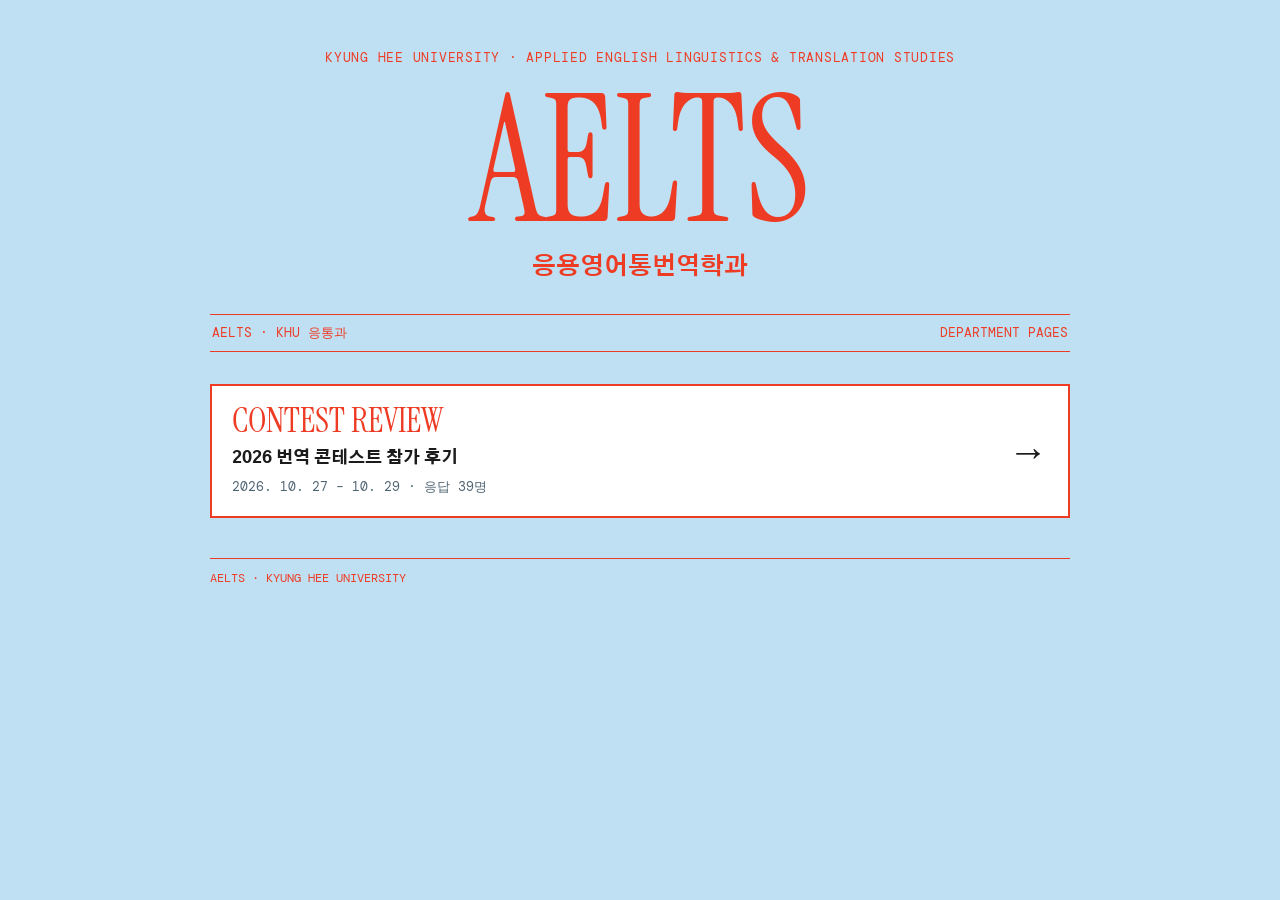
<file: aelts/index.html>
<!DOCTYPE html>
<html lang="ko">
<head>
<meta charset="utf-8">
<meta name="viewport" content="width=device-width, initial-scale=1, viewport-fit=cover">
<title>AELTS 응통과</title>
<link rel="preconnect" href="https://fonts.googleapis.com">
<link rel="stylesheet" href="https://fonts.googleapis.com/css2?family=Instrument+Serif&family=Gothic+A1:wght@500;700;800&family=IBM+Plex+Sans+KR:wght@400;500&family=DM+Mono&display=swap">
<style>
:root{--sky:#BFE0F2;--paper:#FFFFFF;--red:#EE3B24;--ink:#1B1B1B;--muted:#4F6472;color-scheme:light}
*{box-sizing:border-box}
body{margin:0;background:var(--sky);color:var(--ink);font-family:"IBM Plex Sans KR",system-ui,sans-serif;line-height:1.6;
  padding-left:max(16px,env(safe-area-inset-left,0px));padding-right:max(16px,env(safe-area-inset-right,0px));padding-block:48px 40px}
.inner{max-width:860px;margin:0 auto}
header{text-align:center}
.eyebrow{font-family:"DM Mono",monospace;font-size:12.5px;letter-spacing:.06em;color:var(--red);text-transform:uppercase;margin:0}
h1{font-family:"Instrument Serif",serif;font-weight:400;color:var(--red);font-size:clamp(72px,16vw,160px);line-height:.86;margin:16px 0 6px;text-transform:uppercase;transform:scaleY(1.12);transform-origin:center top}
.ko{font-family:"Gothic A1",sans-serif;font-weight:700;color:var(--red);font-size:clamp(18px,3vw,24px);margin:26px 0 0}
.strip{display:flex;justify-content:space-between;flex-wrap:wrap;gap:6px 18px;border-top:1.5px solid var(--red);border-bottom:1.5px solid var(--red);padding:8px 2px;font-family:"DM Mono",monospace;font-size:12.5px;color:var(--red);text-transform:uppercase;margin-top:28px}
.list{display:flex;flex-direction:column;gap:12px;margin-top:32px}
a.item{display:grid;grid-template-columns:minmax(0,1fr) auto;gap:6px 16px;align-items:center;background:var(--paper);border:2px solid var(--red);padding:18px 20px;color:var(--ink);text-decoration:none;transition:background .15s,color .15s}
a.item:hover,a.item:focus-visible{background:var(--red);color:var(--paper);outline:none}
a.item:hover .en,a.item:focus-visible .en,a.item:hover .d,a.item:focus-visible .d{color:var(--paper)}
.en{font-family:"Instrument Serif",serif;font-size:34px;line-height:1;color:var(--red);text-transform:uppercase}
.t{font-family:"Gothic A1",sans-serif;font-weight:800;font-size:17px}
.d{font-size:13px;color:var(--muted);font-family:"DM Mono",monospace}
.arrow{font-family:"Instrument Serif",serif;font-size:40px;line-height:1;grid-row:1/4;grid-column:2}
footer{margin-top:40px;font-family:"DM Mono",monospace;font-size:12px;color:var(--red);border-top:1.5px solid var(--red);padding-top:10px;text-transform:uppercase}
@media (prefers-reduced-motion:reduce){*{transition:none!important}}
</style>
</head>
<body>
<div class="inner">
  <header>
    <p class="eyebrow">Kyung Hee University · Applied English Linguistics &amp; Translation Studies</p>
    <h1>AELTS</h1>
    <p class="ko">응용영어통번역학과</p>
    <div class="strip"><span>AELTS · KHU 응통과</span><span>Department Pages</span></div>
  </header>
  <nav class="list" aria-label="학과 페이지">
    <a class="item" href="contest-review/">
      <span class="en">Contest Review</span>
      <span class="t">2026 번역 콘테스트 참가 후기</span>
      <span class="d">2026. 10. 27 – 10. 29 · 응답 39명</span>
      <span class="arrow" aria-hidden="true">→</span>
    </a>
  </nav>
  <footer>AELTS · Kyung Hee University</footer>
</div>
</body>
</html>
</file>
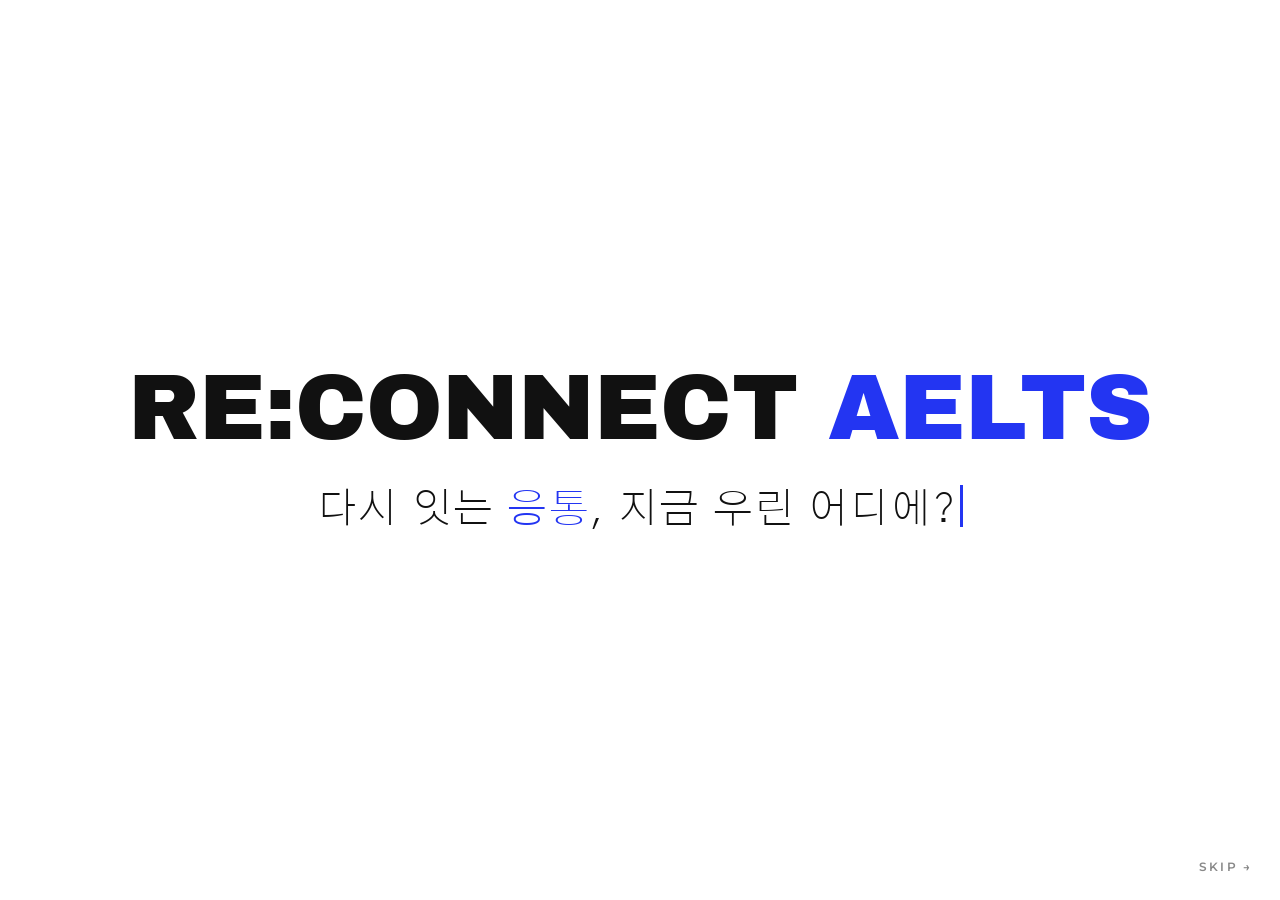
<file: alumni/index.html>
<!doctype html>
<html lang="ko">
<head>
<meta charset="utf-8">
<meta name="viewport" content="width=device-width, initial-scale=1, viewport-fit=cover">
<meta name="robots" content="noindex, nofollow">
<meta name="theme-color" content="#ffffff">
<meta name="description" content="RE:CONNECT AELTS — 경희대학교 응용영어통번역학과 동문 지도">
<meta property="og:type" content="website">
<meta property="og:site_name" content="RE:CONNECT AELTS">
<meta property="og:url" content="https://haeinpark-117.github.io/alumni/">
<meta property="og:title" content="RE:CONNECT AELTS · Alumni Map">
<meta property="og:image" content="https://haeinpark-117.github.io/alumni/og.png">
<meta property="og:image:width" content="1200">
<meta property="og:image:height" content="630">
<meta name="twitter:card" content="summary_large_image">
<meta name="twitter:title" content="RE:CONNECT AELTS · Alumni Map">
<meta property="og:description" content="응통MAP · 다시 잇는 응통, 지금 우린 어디에? 경희대학교 응용영어통번역학과 동문 지도">
<title>RE:CONNECT AELTS · Alumni Map</title>
<link rel="preconnect" href="https://fonts.googleapis.com">
<link href="https://fonts.googleapis.com/css2?family=Archivo+Black&family=Gothic+A1:wght@200;300&family=Montserrat:wght@400;600;800&family=Noto+Sans+KR:wght@300;400;700;900&display=swap" rel="stylesheet">
<style>
:root{--pinc:#FFFFFF;--blue:#3BB3E0;--sky:#3BB3E0;--turq:#7FE8B5;--skyd:#1B86AE;--ink:#111;--paper:#fff;--river:#111;--muted:#6b6b6b;--page:#EDEDED;--hair:#d8d8d8}
*{box-sizing:border-box}
html,body{margin:0;height:100%}
body{background:var(--page);color:var(--ink);font-family:'Noto Sans KR',system-ui,sans-serif;overflow:hidden}
.app{display:grid;grid-template-columns:1fr 340px;grid-template-rows:minmax(0,1fr);height:100vh;height:100dvh}
@media (min-width:861px){html,body{overflow:hidden;overscroll-behavior:none}.app{position:fixed;inset:0;height:auto}}
.mapwrap{position:relative;overflow:hidden;display:flex;align-items:center;justify-content:center;padding:18px}
svg#map{width:100%;height:100%;display:block;filter:drop-shadow(0 6px 18px rgba(0,0,0,.12))}
.mont{font-family:'Montserrat',sans-serif}

.pin{cursor:pointer}
.pin:focus{outline:none}
.pin .dm{transition:fill .15s}
.pin .dm{stroke:#111;stroke-width:1.6}
.pin:hover .dm,.pin.active .dm{fill:#111;stroke:#fff}
.pin:hover .dn,.pin.active .dn{fill:#fff}
.pin.active .tag rect,.pin:hover .tag rect{fill:#fff;stroke:#111;stroke-width:2}
.pin.active .tagtxt,.pin:hover .tagtxt{fill:#111}
.tagtxt{font-family:'Noto Sans KR',sans-serif;font-weight:700;font-size:12.5px;fill:#fff}
.edge{cursor:pointer}
.abrow{cursor:pointer}.abrow .rb{transition:fill .15s}.abrow:hover .rb,.abrow.active .rb{fill:#111}.abrow:hover .ak,.abrow.active .ak{fill:#fff}.abrow:hover .ae,.abrow.active .ae{fill:#bbb}.abrow:hover .an,.abrow.active .an{fill:#EF4E36}
#map:has(.edge:hover,.pin:hover,.abrow:hover) .abrow.active:not(:hover) .rb{fill:#fff}#map:has(.edge:hover,.pin:hover,.abrow:hover) .abrow.active:not(:hover) .ak{fill:#111}
svg [tabindex]:focus,svg [tabindex]:focus-visible{outline:none}
.edge .b{transition:fill .15s}
.edge:hover .b,.edge.active .b{fill:#111}
.campus .b{fill:none!important}.campus:hover .b,.campus.active .b{fill:none}
.campus image{transition:transform .15s;transform-box:fill-box;transform-origin:50% 100%}.campus:hover image,.campus.active image{transform:scale(1.06)}
.edge:hover .tt,.edge.active .tt{fill:#fff}
/* only one highlighted at a time: while hovering another marker, the selected one returns to normal */
#map:has(.edge:hover,.pin:hover) .edge.active:not(:hover) .b{fill:#fff}
#map:has(.edge:hover,.pin:hover) .edge.active:not(:hover) .tt{fill:#111}
#map:has(.edge:hover,.pin:hover) .pin.active:not(:hover) .dm{fill:var(--pinc);stroke:#111}
#map:has(.edge:hover,.pin:hover) .pin.active:not(:hover) .dn{fill:#111}
#map:has(.edge:hover,.pin:hover) .pin.active:not(:hover) .tag rect{fill:#111;stroke:none}
#map:has(.edge:hover,.pin:hover) .pin.active:not(:hover) .tagtxt{fill:#fff}
#map:has(.edge:hover,.pin:hover) .campus.active:not(:hover) image{transform:none}

.panel{background:var(--paper);border-left:2px solid var(--ink);display:flex;flex-direction:column;min-height:0;overflow:hidden}
.phead{flex:none}
.phead{padding:24px 24px 16px;border-bottom:1.5px solid var(--ink)}
.kicker{font-family:'Montserrat',sans-serif;font-weight:600;letter-spacing:.16em;font-size:11px;color:var(--muted);text-transform:uppercase}
.phead h2{font-weight:900;font-size:26px;margin:6px 0 4px;letter-spacing:-.02em;line-height:1.25}
.phead p{margin:0;color:var(--muted);font-size:13.5px}
.stats{display:flex;margin-top:16px;border:1.5px solid var(--ink)}
.stat{flex:1;padding:8px 12px;border-right:1.5px solid var(--ink)}
.stat:last-child{border-right:none}
.stat b{font-family:'Montserrat',sans-serif;font-weight:800;font-size:26px;display:block;line-height:1.1}
.stat span{font-size:12px;color:var(--muted)}
.pbody{padding:14px 20px 28px;overflow-y:auto;flex:1;min-height:0;-webkit-overflow-scrolling:touch;overscroll-behavior:contain}
.grp{font-family:'Montserrat',sans-serif;font-weight:600;letter-spacing:.14em;font-size:11px;color:var(--muted);margin:16px 0 4px;text-transform:uppercase}
.grp:first-child{margin-top:4px}
.lst button{width:100%;display:flex;align-items:center;gap:10px;background:none;border:none;border-bottom:1px solid var(--hair);padding:10px 2px;cursor:pointer;font:inherit;color:var(--ink);text-align:left}
.lst button:hover{background:#F2F6FF}
.lst .num{width:22px;height:22px;flex:none;display:grid;place-items:center;font-family:'Montserrat';font-weight:800;font-size:11px;color:#fff;background:var(--ink);transform:rotate(45deg) scale(.8)}
.lst .num span{transform:rotate(-45deg)}
.lst .num.sq{transform:none;border-radius:3px}
.lst .pi{flex:none;width:22px}
.lst .nm{flex:1;font-weight:700;font-size:14.5px}
.lst .nm small{display:block;font-weight:400;color:var(--muted);font-size:12px}
.lst .ct{font-family:'Montserrat',sans-serif;font-weight:800;font-size:16px}
.hint{font-size:12.5px;color:var(--muted);margin:14px 2px 0;line-height:1.65}
.back{font-family:'Montserrat',sans-serif;font-weight:600;letter-spacing:.12em;font-size:11px;background:none;border:none;color:var(--ink);cursor:pointer;padding:0;text-transform:uppercase;text-decoration:underline;text-underline-offset:3px}
.loc{display:inline-flex;align-items:center;gap:6px;margin-top:6px;font-size:12.5px;color:var(--muted)}
.loc::before{content:"";width:8px;height:8px;border-radius:50%;background:#111}
.card{border:1.5px solid var(--ink);padding:14px;margin-bottom:12px;background:#fff}
.ctop{display:flex;gap:12px;align-items:center}
.av{width:46px;height:46px;border-radius:50%;display:grid;place-items:center;flex:none;background:var(--ink);border:2px solid var(--ink);color:#fff;font-family:'Montserrat',sans-serif;font-weight:800;font-size:18px;line-height:.95;text-align:center;align-content:center}
.av small{display:block;font-size:9px;font-weight:500;margin-top:1px;line-height:1;font-family:'Noto Sans KR',sans-serif}
.av.av-star{font-size:22px;background:#111;color:#F6C76A}
.card.private .av{background:#fff;color:var(--ink)}
.card .av.pick{background:#EF4E36;color:#fff;border-color:var(--ink)}
.cname{font-weight:900;font-size:17.5px;line-height:1.25}
.card.private .cname{font-weight:400;color:var(--muted)}
.crole{font-size:13.5px;color:var(--muted);margin-top:2px}
.cnow{margin-top:11px;font-size:13.5px;line-height:1.7;border-top:1px dashed #bbb;padding-top:9px;white-space:pre-line}
.cnow::before{content:"NOW";display:block;font-family:'Montserrat',sans-serif;font-weight:600;letter-spacing:.16em;font-size:10.5px;color:var(--skyd);margin-bottom:2px}

*{-webkit-tap-highlight-color:transparent}
.tbar{display:none}
@media (min-width:861px){
  body{background:#fff}
  .mapwrap{flex-direction:column;align-items:stretch;padding:0}
  .tbar{display:flex;flex-wrap:wrap;align-items:flex-end;justify-content:space-between;gap:6px 24px;padding:20px 28px 14px;border-bottom:2px solid #111}
  .tt1{font-family:'Archivo Black','Arial Black',sans-serif;font-size:42px;line-height:1;color:#111;text-shadow:0 -3px #EF4E36,0 -6px #F6C76A,0 3px #3BB3E0,0 6px #7FE8B5;padding:6px 0}
  .tt2{font:600 12px Montserrat,'Noto Sans KR',sans-serif;letter-spacing:.22em;color:#111;padding-bottom:6px;min-width:0}
  svg#map{flex:1;min-height:0;filter:none}
  svg#map .pframe{display:none}
}
.sheet-x,.scrim{display:none}
@media (max-width:860px){
  body{overflow:auto;background:#fff}
  .app{display:block;height:auto}
  .mapwrap{display:block;height:auto;padding:8px 6px}
  svg#map{height:auto;filter:none}
  .hint-zoom{display:block;text-align:center;font-size:12px;color:var(--muted);margin:2px 0 10px}
  .panel{border-left:none;border-top:2px solid var(--ink);min-height:40vh}
  .pbody{overflow:visible;padding:12px 16px calc(24px + env(safe-area-inset-bottom))}
  .phead{padding:18px 16px 12px}
  .phead h2{font-size:23px}
  .lst button{padding:12px 2px}
  /* detail view becomes a bottom sheet */
  body.sheet-open{overflow:hidden}
  body.sheet-open .scrim{display:block;position:fixed;inset:0;background:rgba(0,0,0,.35);z-index:20}
  body.sheet-open .panel{position:fixed;left:0;right:0;bottom:0;max-height:78vh;z-index:21;border-top:none;border-radius:18px 18px 0 0;box-shadow:0 -8px 30px rgba(0,0,0,.25);min-height:0;animation:up .22s ease-out}
  body.sheet-open .pbody{overflow-y:auto;-webkit-overflow-scrolling:touch}
  body.sheet-open .phead{position:relative;padding-top:26px}
  body.sheet-open .phead::before{content:"";position:absolute;top:9px;left:50%;width:40px;height:4px;margin-left:-20px;border-radius:2px;background:#ccc}
  body.sheet-open .back{display:none}
  body.sheet-open .sheet-x{display:grid;place-items:center;position:absolute;right:12px;top:14px;width:36px;height:36px;border:none;border-radius:50%;background:#f0f0f0;font-size:20px;line-height:1;color:#111;cursor:pointer}
  @keyframes up{from{transform:translateY(100%)}to{transform:none}}
}
@media (min-width:861px){.hint-zoom{display:none}}
@media (hover:none){
  .pin:hover .dm{fill:var(--pinc);stroke:#111}.pin:hover .dn{fill:#111}
  .pin:hover .tag rect{fill:#111;stroke:none}.pin:hover .tagtxt{fill:#fff}
  .edge:hover .b{fill:#fff}.edge:hover .tt{fill:#111}
  .pin.active .dm{fill:#111;stroke:#fff}.pin.active .dn{fill:#fff}
  .pin.active .tag rect{fill:#fff;stroke:#111;stroke-width:2}.pin.active .tagtxt{fill:#111}
  .edge.active .b{fill:#111}.edge.active .tt{fill:#fff}
}

/* ---------- intro ---------- */
#intro{position:fixed;inset:0;z-index:100;background:#fff;display:flex;flex-direction:column;align-items:center;justify-content:center;text-align:center;padding:24px;transition:opacity .7s ease,transform .7s ease}
#intro.out{opacity:0;transform:translateY(-24px);pointer-events:none}
#intro .i1{font-family:'Archivo Black','Arial Black',sans-serif;font-size:clamp(40px,7vw,112px);line-height:1;color:#111;letter-spacing:-.01em;
  text-shadow:0 -.05em #EF4E36,0 -.1em #F6C76A,0 .05em #3BB3E0,0 .1em #7FE8B5;opacity:0;transform:scale(.94);transition:opacity .6s ease,transform .6s cubic-bezier(.2,.8,.2,1)}
#intro .i1.on{opacity:1;transform:none}
#intro .i1{font-size:clamp(24px,7.2vw,112px)!important;text-shadow:none!important;opacity:1!important;transform:none!important;position:relative;overflow:hidden;padding:0 .04em;white-space:nowrap}
#intro .i1 .tx{opacity:0}#intro .i1 .b,#intro .i2 .b{color:#2335F2}
#intro .i1 .blk{position:absolute;top:0;bottom:0;left:0;width:0;background:#2335F2}
#intro .i1.on .blk{animation:iwipe 1.1s cubic-bezier(.7,0,.2,1) forwards}
#intro .i1.on .tx{animation:ishow 0s .55s forwards}
@keyframes iwipe{0%{left:0;width:0}50%{left:0;width:100%}100%{left:100%;width:0}}
@keyframes ishow{to{opacity:1}}
#intro .cur{background:#2335F2!important}
#intro .i2{font-family:'Gothic A1','Noto Sans KR',sans-serif;font-weight:200;letter-spacing:.04em;font-size:clamp(16px,3.3vw,46px);text-wrap:balance;color:#111;margin-top:.7em;min-height:1.3em;line-height:1.3}
#intro .i3{font-family:'Noto Sans KR',sans-serif;font-weight:400;font-size:clamp(18px,2.4vw,30px);color:#444;margin-top:.7em;min-height:1.5em;letter-spacing:.02em}
#intro .cur{display:inline-block;width:.08em;height:1em;margin-left:.08em;background:#111;vertical-align:-.12em;animation:blink .9s steps(1) infinite}
@keyframes blink{50%{opacity:0}}
#intro .skip{position:absolute;right:20px;bottom:calc(18px + env(safe-area-inset-bottom));font:600 12px Montserrat,sans-serif;letter-spacing:.18em;text-transform:uppercase;background:none;border:none;color:#888;cursor:pointer;padding:8px}
#intro .skip:hover{color:#111}
body.intro-on{overflow:hidden}
</style>
</head>
<body>
<div id="intro" role="dialog" aria-label="RE:CONNECT AELTS">
  <div class="i1"><span class="tx">RE:CONNECT <span class="b">AELTS</span></span><span class="blk"></span></div>
  <div class="i2"></div>
  
  <button class="skip" type="button">Skip →</button>
</div>
<div class="app">
 <div class="mapwrap"><div class="tbar"><div class="tt1">RE:CONNECT AELTS</div><div class="tt2">ALUMNI MAP · 응용영어통번역학과 동문 지도</div></div>
  <svg id="map" viewBox="0 0 800 1070" preserveAspectRatio="xMidYMid meet" role="img" aria-label="RE:CONNECT AELTS 동문 지도">
   <defs><clipPath id="mapclip"><rect id="cliprect" x="50" y="50" width="700" height="730"/></clipPath></defs>
   <rect id="bgr" x="-2000" width="4800" height="1070" fill="#fff"/>
   <rect class="pframe" x="16" y="16" width="768" height="1038" fill="none" stroke="#111" stroke-width="3"/>
   <rect class="pframe" x="28" y="28" width="744" height="1014" fill="none" stroke="#111" stroke-width="1.2"/>
   <g clip-path="url(#mapclip)">
     <g id="sfill"></g><g id="tex"></g><g id="roads"></g><g id="water"></g><g id="bound"></g>
   </g>
   <rect class="pframe" x="50" y="50" width="700" height="730" fill="none" stroke="#111" stroke-width="1.2"/>
   <g id="leaders"></g><g id="marks"></g><g id="edges"></g>
   <g class="pframe" transform="translate(400,876)" text-anchor="middle">
     <g id="ttl" font-family="'Archivo Black', 'Arial Black', sans-serif" font-size="62" letter-spacing="0"><text y="-6" fill="#F6C76A">RE:CONNECT AELTS</text><text y="-3" fill="#EF4E36">RE:CONNECT AELTS</text><text y="6" fill="#7FE8B5">RE:CONNECT AELTS</text><text y="3" fill="#3BB3E0">RE:CONNECT AELTS</text><text y="0" fill="#111">RE:CONNECT AELTS</text></g>
     <text y="54" class="mont" font-weight="600" font-size="22" letter-spacing="12" fill="#111">ALUMNI MAP</text>
     <text y="84" class="mont" font-weight="400" font-size="17" letter-spacing="2" fill="#111">37° 35′ 48″ N, 127° 03′ 06″ E</text>
     <text y="110" font-family="Noto Sans KR" font-weight="300" font-size="12.5" fill="#6b6b6b">Dept. of Applied English Linguistics &amp; Translation Studies · Kyung Hee University · 2026</text>
   </g>
  </svg>
  <div class="hint-zoom">두 손가락으로 확대하면 직장 이름이 더 잘 보입니다</div>
 </div>
 <div class="scrim" id="scrim"></div><aside class="panel" aria-live="polite"><div class="phead" id="phead"></div><div class="pbody" id="pbody"></div></aside>
</div>
<script>
const ALUMNI=[{"key": "khu", "id": "", "org": "", "role": "", "now": "", "full": true, "star": true, "name": "박해인 (동문회장)", "sub": "경희대학교 응통과 부교수"}, {"key": "seoul_etc", "id": "16", "org": "프리랜서 방송인", "role": "아나운서, 경제 캐스터", "now": "뉴욕 방송국, 홍콩 베이스 항공사 승무원을 거쳐 현재 한국에서 방송인으로 활동"}, {"key": "hri", "id": "19", "org": "현대경제연구원", "role": "연구원", "now": "", "full": true, "name": "심유진"}, {"key": "my", "id": "16", "org": "BASF 바스프", "role": "창고비 마감", "now": "창고 비용 마감·요율 검증, SAP 기반 월별 물동량 대사 및 PR/PO 생성 업무 담당"}, {"key": "court", "id": "16", "org": "서울동부지방법원", "role": "재판연구원", "now": "경희대 법학전문대학원 졸업 후 변호사 자격 취득, 재판연구원으로 재직", "pick": true}, {"key": "incheon", "id": "10", "org": "경찰청", "role": "수사", "now": "", "pick": true}, {"key": "arirang", "id": "17", "org": "아리랑TV", "role": "보도기자", "now": "외교안보팀 국방부 출입기자", "pick": true}, {"key": "hwaseong", "id": "20", "org": "대안학교", "role": "1,2학년 담임", "now": "파닉스·영단어·문법 지도, 도덕과 미술을 영어로 수업"}, {"key": "hwaseong", "id": "18", "org": "수원대학교 국제협력처", "role": "교직원", "now": "유학생 유치·관리, 입국 교환학생 관리, 교육국제화역량 인증제 준비 업무 담당"}, {"key": "sejong", "id": "11", "org": "한국개발연구원", "role": "전문연구원", "now": "국제개발협력 연구", "full": true, "name": "이세훈"}, {"key": "au", "id": "19", "org": "University of Wollongong", "role": "간호 석사", "now": "호주 교환학생 이후 호주 영주권 유학 준비 중"}, {"key": "seoul_etc", "id": "12", "org": "국민연금공단", "role": "사무직", "now": "국민연금공단 일반상담(반추납 등) 업무", "full": true, "name": "김준호"}, {"key": "mullae", "id": "12", "org": "삼정노무법인", "role": "공인노무사", "now": "기업자문, 노동사건, HR 컨설팅, 강의 등 공인노무사 업무 전반 수행"}, {"key": "hwaseong", "id": "16", "org": "삼성SDI", "role": "영업", "now": "여러 회사를 거쳐 현재 삼성SDI에서 현대차 대상 영업", "full": true, "name": "이윤이", "pick": true}, {"key": "yeoksam", "id": "11", "org": "GS글로벌", "role": "해외영업", "now": "에너지 트레이딩", "full": true, "name": "심찬"}, {"key": "mofa", "id": "10", "org": "외교부", "role": "외교행정", "now": "한국 복귀 후 외빈 방한 및 대통령 순방 행사 의전 업무", "pick": true}, {"key": "commtech", "id": "11", "org": "컴텍아시아코리아", "role": "데이터센터 커미셔닝", "now": "데이터센터 건설현장 전기·기계 부문 성능검증"}, {"key": "yeoksam", "id": "14", "org": "삼정KPMG", "role": "회계사", "now": "금융기관 재무자문 및 외부감사"}, {"key": "nh", "id": "11", "org": "농협은행(농협중앙회)", "role": "Investment Banking", "now": "해외 사모펀드·해외 인수금융 출자 및 해외기업 여신 업무", "pick": true}, {"key": "eca", "id": "09", "org": "(주)이씨에이시스템", "role": "영업", "now": "견적 발송, 계약 서류 처리, 수출입 관리 업무"}, {"key": "siemens", "id": "11", "org": "지멘스인더스트리소프트웨어", "role": "통번역사", "now": "CAD/PLM 플랫폼 구축 프로젝트 통번역"}, {"key": "nj", "id": "20", "org": "한진 미주법인 뉴져지 지점", "role": "포워딩", "now": "해상 수출입 포워딩·현지 배송·고객 응대, 미국 서부 3PL 입출고·재고관리", "full": true, "name": "전재욱"}, {"key": "visa", "id": "14", "org": "비자코리아", "role": "AE (Account Executive)", "now": "해외 브랜드사 세일즈 및 사업개발, 봉사활동도 활발히 참여"}, {"key": "mullae", "id": "14", "org": "GS리테일(홈쇼핑)", "role": "인사(HR)", "now": "채용, 육성 등 HR 업무 전반"}, {"key": "anyang", "id": "16", "org": "한국애브비", "role": "HR", "now": "C&B 및 조직관리(Organization Management) 업무"}, {"key": "mbc", "id": "18", "org": "MBC", "role": "한영 통번역사", "now": "임원진 전담 통역, 방송·제작 현장 및 신사업 관련 한영 통번역"}, {"key": "seoul_etc", "id": "19", "org": "하나은행", "role": "영업점 업무", "now": "은행 영업점에서 외환 상담 및 영업, 주기적으로 자격증 취득", "full": true, "name": "김민정"}, {"key": "kal", "id": "18", "org": "대한항공", "role": "화물운송팀", "now": "", "pick": true}, {"key": "seoul_etc", "id": "19", "org": "우리은행", "role": "개인대출", "now": "지점에서 근무"}, {"key": "seoul_etc", "id": "20", "org": "회사", "role": "인사", "now": "그룹·계열사 채용, AI 활용 시스템 도입, 조직문화 기획·운영 등 인사 업무", "full": true, "name": "이윤서"}, {"key": "khu", "id": "20", "org": "경희대학교 일반대학원", "role": "대학원생", "now": "미국 박사과정 지원 중"}, {"key": "lg", "id": "15", "org": "LG전자", "role": "플랫폼 서비스기획", "now": ""}, {"key": "hybe", "id": "11", "org": "HYBE", "role": "음악저작권 관리", "now": "회사에서 제작되는 음악의 저작권 관리 전반 담당", "full": true, "name": "최재원"}, {"key": "seoul_etc", "id": "14", "org": "프리랜서", "role": "영어MC", "now": "외국계 기업 마케터를 거쳐 현재 프리랜서 한영 진행자로 활동"}, {"key": "sidae", "id": "11", "org": "시대인재", "role": "영어강사", "now": "수능 영어 강사로 근무"}, {"key": "khu", "id": "18", "org": "경희대학교 일반대학원 빅데이터응용학과", "role": "석박통합과정", "now": "빅데이터응용학 공학 석박통합과정 3년차 (Social Computing, Deep Learning, Network Science)", "full": true, "name": "오석준", "pick": true}, {"key": "sejong", "id": "04", "org": "재정경제부", "role": "통번역 전문관", "now": "재정경제부 대외경제 업무 통번역"}, {"key": "anyang", "id": "02", "org": "위버스컴퍼니", "role": "UX Writer", "now": "글로벌 플랫폼의 UX 담당", "full": true, "name": "김지은"}, {"key": "seoul_etc", "id": "21", "org": "", "role": "취업 준비", "now": "외교 · 국제교류 · 대외협력 분야 취업 준비 중"}, {"key": "lginnotek", "id": "10", "org": "LG이노텍", "role": "해외인사", "now": "해외법인 글로벌 인사 업무 담당"}, {"key": "yg", "id": "06", "org": "YG Entertainment", "role": "투어매니저", "now": "해외 투어 운영 업무 담당", "full": true, "name": "김현지", "pick": true}, {"key": "ny", "id": "05", "org": "", "role": "", "now": "", "full": true, "name": "김현주"}, {"key": "oliveyoung", "id": "21", "org": "CJ올리브영", "role": "MD", "now": "올리브영 글로벌 MD, 역직구몰 기획전 및 고객사 소통", "pick": true}, {"key": "hufs", "id": "22", "org": "한국외대 통번역대학원", "role": "대학원생", "now": "현대차 협력사 근무 후 한국외대 통번역대학원 진학"}, {"key": "koica", "id": "17", "org": "KOICA", "role": "", "now": "", "pick": true}, {"key": "gwangju", "id": "00", "org": "광주교육대학교", "role": "조교수", "now": "예비 초등교사 대상 초등영어교육 강의", "full": true, "name": "송자영"}, {"key": "mofa", "id": "15", "org": "김앤장법률사무소", "role": "컨설턴트", "now": "금융기관 내부통제 컨설팅", "pick": true}, {"key": "hufs", "id": "20", "org": "한국외대 통번역대학원", "role": "대학원생", "now": "통역 · 번역 공부 중"}, {"key": "seoul_etc", "id": "05", "org": "프리랜서", "role": "국제회의통역사", "now": "국제회의통역", "full": true, "name": "김범열"}, {"key": "gyeonggi", "id": "06", "org": "", "role": "말레이-인도네시아어 통번역", "now": "한국외대 인도-아세안어문번역학과 마인번역학 박사수료, 말레이-인도네시아어 통번역"}, {"key": "gwangmyeong", "id": "19", "org": "11번가", "role": "인하우스 통번역사", "now": "사내 회의 통역(순차 · 동시) 및 문서 번역 전담"}, {"key": "cheonan", "id": "04", "org": "주식회사 엠케이", "role": "사내이사", "now": "가맹사업", "full": true, "name": "진원주"}, {"key": "incheon", "id": "21", "org": "신용보증기금", "role": "", "now": "기업 조사 및 신용보증 업무"}, {"key": "snu", "id": "06", "org": "서울대학교", "role": "교직원", "now": "행정"}, {"key": "hmg", "id": "19", "org": "기아", "role": "해외영업", "now": "글로벌 신사업 기획"}, {"key": "clio", "id": "19", "org": "클리오", "role": "아마존MD", "now": "북미 아마존 MD"}, {"key": "lg", "id": "21", "org": "EY", "role": "금융컨설팅", "now": "카카오뱅크 법인 기업금융 컨설팅"}, {"key": "hmg", "id": "21", "org": "현대자동차", "role": "글로벌사업", "now": "", "full": true, "name": "양인영"}, {"key": "visa", "id": "07", "org": "삼양라운드스퀘어", "role": "전략기획", "now": "", "full": true, "name": "정재명"}, {"key": "seoul_etc", "id": "14", "org": "국내 바이오 기업", "role": "마케터", "now": "마케팅 캠페인 기획 · 실행 및 데이터 분석"}, {"key": "mnl", "id": "02", "org": "WHO", "role": "Mental Health and Psychosocial Support", "now": ""}, {"key": "cheorwon", "id": "18", "org": "고등학교", "role": "교사", "now": "학생들을 가르치며 즐겁게 지내는 중"}, {"key": "unknown", "id": "14", "org": "", "role": "", "now": ""}, {"key": "visa", "id": "06", "org": "서울특별시청", "role": "행정공무원(4급)", "now": "미국 장기국외훈련 파견 중, 콜로라도대학교 행정대학원 석사과정"}, {"key": "nh", "id": "01", "org": "대림", "role": "인프라사업개발", "now": "USCPA · 경제학 박사 취득 후 DL그룹 지주회사 대림 인프라사업개발 팀장"}, {"key": "sha", "id": "17", "org": "An AI company", "role": "AI auditor", "now": "", "full": true, "name": "Chengxi Chou"}, {"key": "clio", "id": "98", "org": "블루엘리펀트(BLUE ELEPHANT)", "role": "해외영업", "now": "해외영업"}, {"key": "hri", "id": "19", "org": "서울대학교병원", "role": "사무직 (기획 · 인사 관련)", "now": "물류팀에서 병원 사용재료 관리 (재고관리 · 결산 · 신규 재료 도입)"}, {"key": "commtech", "id": "20", "org": "효성티앤씨", "role": "글로벌 이커머스 MD/마케터(아마존)", "now": "코스메틱사업단 K-뷰티 브랜드 아마존 이커머스 담당, 현재 유럽 진행 중", "full": true, "name": "강다연"}, {"key": "oliveyoung", "id": "19", "org": "CJ올리브영", "role": "국내 MD", "now": "더모 스킨케어 온라인 채널 담당"}, {"key": "skku", "id": "06", "org": "성균관대학교", "role": "연구 보조", "now": "문헌 정보 수집"}, {"key": "yyc", "id": "03", "org": "Mount Royal University", "role": "교직원", "now": "Administrative Assistant to the Dean"}, {"key": "tyo", "id": "00", "org": "오뚜기재팬", "role": "로지스틱스", "now": "수입통관 및 물류 · 재고관리 시스템 운영"}, {"key": "yeoksam", "id": "06", "org": "한솔케미칼", "role": "국내/해외영업", "now": "석유·정밀화학 업계 국내/해외 영업, 최근 일본 시장 진출 추진"}, {"key": "seoul_etc", "id": "14", "org": "서울투자진흥재단", "role": "경영전략팀", "now": ""}, {"key": "yeoksam", "id": "99", "org": "법률사무소 윤헌", "role": "법무", "now": ""}, {"key": "mnl", "id": "20", "org": "JK essentials corp.", "role": "영업 관리직", "now": "외부 영업, 통역, 고객 관리, 내부 영업팀 관리·교육, 온라인 마케팅, 운송·배차 관리", "full": true, "name": "강바울"}, {"key": "lg", "id": "13", "org": "다올투자증권", "role": "리스크관리", "now": ""}, {"key": "hwaseong", "id": "04", "org": "청담어학원/April어학원", "role": "대표원장", "now": "", "full": true, "name": "경문국"}, {"key": "gyeonggi", "id": "06", "org": "LG CNS", "role": "PR", "now": "언론 홍보 및 커뮤니케이션"}, {"key": "gyeonggi", "id": "19", "org": "", "role": "사진작가 · 파주 거주", "now": ""}, {"key": "khu", "id": "08", "org": "경희대학교", "role": "교직원", "now": "", "full": true, "name": "박경준"}];


/* ---------- live data from Google Sheet (Apps Script) ---------- */
const SHEET_URL="";
const KNOWN_TS=new Set(["2026-10-28T12:20:21", "2026-10-28T12:22:02", "2026-10-28T12:53:08", "2026-10-28T13:14:14", "2026-10-28T13:18:26", "2026-10-28T13:35:33", "2026-10-28T13:42:43", "2026-10-28T13:50:15", "2026-10-28T14:05:11", "2026-10-28T17:35:22", "2026-10-28T17:44:48", "2026-10-28T17:59:05", "2026-10-28T18:12:08", "2026-10-28T18:25:15", "2026-10-28T19:29:12", "2026-10-28T20:03:14", "2026-10-28T20:07:12", "2026-10-28T20:07:49", "2026-10-28T20:25:37", "2026-10-28T21:41:00", "2026-10-28T22:01:26", "2026-10-29T00:07:12", "2026-10-29T09:01:21", "2026-10-29T09:06:46", "2026-10-29T09:38:30", "2026-10-29T10:11:47", "2026-10-29T10:35:21", "2026-10-29T11:04:12", "2026-10-29T11:06:49", "2026-10-29T12:09:49", "2026-10-29T13:21:01", "2026-10-29T15:30:23", "2026-10-29T17:07:51", "2026-10-29T19:58:36", "2026-10-30T11:02:51", "2026-10-30T12:07:40", "2026-10-30T12:46:03", "2026-10-30T14:13:31", "2026-10-30T15:10:08", "2026-10-30T17:36:54", "2026-10-31T03:01:45", "2026-10-31T13:12:05", "2026-10-31T13:46:38", "2026-11-01T00:11:48", "2026-11-01T17:11:03", "2026-11-01T21:20:51", "2026-11-03T09:29:59", "2026-11-03T22:49:06", "2026-11-05T07:24:00", "2026-11-05T12:09:20", "2026-11-06T23:16:24", "2026-11-08T15:28:08", "2026-11-10T19:04:30", "2026-11-10T19:22:34", "2026-11-10T19:22:59", "2026-11-10T19:24:18", "2026-11-10T19:30:55", "2026-11-10T19:40:40", "2026-11-10T20:45:25", "2026-11-10T21:07:45", "2026-11-10T22:31:40", "2026-11-10T22:59:10", "2026-11-10T23:32:03", "2026-11-11T10:26:39", "2026-11-11T10:50:22", "2026-11-11T11:06:10", "2026-11-11T11:24:37", "2026-11-11T12:37:39", "2026-11-11T13:34:13", "2026-11-11T18:27:21", "2026-11-11T23:18:52", "2026-11-12T14:19:06", "2026-11-15T19:43:08", "2026-11-16T07:36:04", "2026-11-17T12:07:31", "2026-11-18T13:01:40", "2026-11-20T21:18:46", "2026-11-23T04:32:11", "2026-11-26T17:41:26", "2026-11-27T19:45:13", "2026-11-27T23:34:22"]);
const NEWROWS=[];
async function loadSheet(){
  if(!/^https:/.test(SHEET_URL))return;
  const ctl=new AbortController();const tm=setTimeout(()=>ctl.abort(),4500);
  const r=await fetch(SHEET_URL,{signal:ctl.signal});clearTimeout(tm);
  const j=await r.json();(j.rows||[]).forEach(x=>{if(x&&x.ts&&!KNOWN_TS.has(x.ts))NEWROWS.push(x);});}
const CITY_KEYS=[[/서울|서욺|seoul/i,"seoul"],[/인천|incheon/i,"incheon"],[/안양/,"anyang"],[/화성|동탄/,"hwaseong"],[/광명/,"gwangmyeong"],[/세종/,"sejong"],[/광주/,"gwangju"],[/천안/,"cheonan"],[/뉴저지|뉴져지|new ?jersey/i,"nj"],[/뉴욕|new ?york/i,"ny"],[/말레이시아|malaysia/i,"my"],[/울릉공|호주|wollongong|australia/i,"au"],[/철원/,"cheorwon"],[/마닐라|필리핀|manila/i,"mnl"],[/상하이|shanghai/i,"sha"],[/캘거리|calgary/i,"yyc"],[/도쿄|동경|tokyo/i,"tyo"],[/경기/,"gyeonggi"]];
const cityKey=c=>{for(const[re,k]of CITY_KEYS)if(re.test(c||""))return k;return "other";};
loadSheet().catch(()=>{}).finally(()=>MAIN());
function MAIN(){

const NS="http://www.w3.org/2000/svg";
const el=(t,a={},p)=>{const e=document.createElementNS(NS,t);for(const k in a)if(a[k]!=null)e.setAttribute(k,a[k]);if(p)p.appendChild(e);return e;};
const esc=s=>String(s).replace(/[&<>"]/g,m=>({"&":"&amp;","<":"&lt;",">":"&gt;",'"':"&quot;"}[m]));
const MAP_DY=window.matchMedia("(max-width:860px)").matches?0:35;const P=(lo,la)=>[50+(lo-126.72)*1400,105-MAP_DY+(37.73-la)*1763];
const pts=a=>a.map(p=>P(...p));
function smooth(pts){let d=`M${pts[0][0]},${pts[0][1]}`;const n=pts.length;
  for(let i=0;i<n-1;i++){const p0=pts[Math.max(i-1,0)],p1=pts[i],p2=pts[i+1],p3=pts[Math.min(i+2,n-1)];
    d+=` C${p1[0]+(p2[0]-p0[0])/6},${p1[1]+(p2[1]-p0[1])/6} ${p2[0]-(p3[0]-p1[0])/6},${p2[1]-(p3[1]-p1[1])/6} ${p2[0]},${p2[1]}`;}return d;}

/* Seoul boundary (approximate) */
const SEOUL=pts([[126.765,37.555],[126.79,37.585],[126.83,37.59],[126.86,37.605],[126.88,37.64],[126.905,37.635],[126.94,37.665],[126.955,37.70],[127.0,37.70],[127.01,37.685],[127.05,37.695],[127.09,37.69],[127.095,37.645],[127.115,37.62],[127.105,37.585],[127.125,37.56],[127.185,37.555],[127.16,37.52],[127.14,37.505],[127.12,37.465],[127.085,37.47],[127.06,37.44],[127.03,37.43],[126.985,37.445],[126.95,37.44],[126.93,37.465],[126.88,37.47],[126.86,37.485],[126.83,37.475],[126.82,37.51],[126.79,37.525]]);
function inPoly(x,y,poly){let c=false;for(let i=0,j=poly.length-1;i<poly.length;j=i++){const[xi,yi]=poly[i],[xj,yj]=poly[j];if((yi>y)!=(yj>y)&&x<(xj-xi)*(y-yi)/(yj-yi)+xi)c=!c;}return c;}

/* Street texture (decorative, procedural) */
let seed=7;const rnd=()=>{seed=(seed*16807)%2147483647;return seed/2147483647;};
const MTN=[[126.985,37.665,62],[127.08,37.67,30],[126.962,37.59,20],[126.99,37.551,13],[126.958,37.447,40],[127.01,37.462,16],[127.1,37.565,16],[126.83,37.62,18]].map(([lo,la,r])=>[...P(lo,la),r]);
const HAN=pts([[127.45,37.60],[127.32,37.598],[127.22,37.585],[127.17,37.565],[127.13,37.552],[127.105,37.535],[127.09,37.52],[127.07,37.522],[127.06,37.533],[127.045,37.535],[127.03,37.53],[127.01,37.522],[126.99,37.515],[126.97,37.515],[126.95,37.52],[126.935,37.53],[126.915,37.54],[126.9,37.548],[126.885,37.56],[126.86,37.575],[126.82,37.59],[126.78,37.605],[126.74,37.62],[126.70,37.64],[126.62,37.69],[126.52,37.75],[126.40,37.80]]);
function nearRiver(x,y){for(let i=0;i<HAN.length-1;i++){const[a,b]=[HAN[i],HAN[i+1]];const dx=b[0]-a[0],dy=b[1]-a[1];let t=((x-a[0])*dx+(y-a[1])*dy)/(dx*dx+dy*dy);t=Math.max(0,Math.min(1,t));if(Math.hypot(x-a[0]-t*dx,y-a[1]-t*dy)<20)return true;}return false;}
let dIn="",dOut="";
for(let k=0;k<4600;k++){
  const cx=-650+rnd()*2100,cy=40+rnd()*760,R=18+rnd()*22,ang=rnd()*Math.PI,sp=6+rnd()*6;
  if(MTN.some(([mx,my,mr])=>Math.hypot(cx-mx,cy-my)<mr)||nearRiver(cx,cy))continue;
  const inside=inPoly(cx,cy,SEOUL);let d="";
  for(const a of [ang,ang+Math.PI/2+(rnd()-.5)*.4]){const ux=Math.cos(a),uy=Math.sin(a),vx=-uy,vy=ux;
    for(let o=-R;o<=R;o+=sp){const h=Math.sqrt(Math.max(R*R-o*o,0))*(.7+rnd()*.3);const px=cx+vx*o,py=cy+vy*o;
      d+=`M${(px-ux*h).toFixed(1)},${(py-uy*h).toFixed(1)}L${(px+ux*h).toFixed(1)},${(py+uy*h).toFixed(1)}`;}}
  if(inside)dIn+=d;else dOut+=d;}
const tex=document.getElementById("tex");
el("path",{d:dOut,stroke:"#111","stroke-width":.4,opacity:.4,fill:"none"},tex);
el("polygon",{points:SEOUL.map(p=>p.join(",")).join(" "),fill:"var(--sky)"},document.getElementById("sfill"));
el("path",{d:dIn,stroke:"#fff","stroke-width":.55,opacity:.55,fill:"none"},tex);

/* Water */
const water=document.getElementById("water");
el("path",{d:smooth(HAN),stroke:"#fff","stroke-width":25,fill:"none","stroke-linecap":"round"},water);
el("path",{d:smooth(HAN),stroke:"var(--river)","stroke-width":19,fill:"none","stroke-linecap":"round"},water);

/* Seoul boundary */
el("polygon",{points:SEOUL.map(p=>p.join(",")).join(" "),fill:"none",stroke:"#111","stroke-width":2.4,"stroke-dasharray":"9 5"},document.getElementById("bound"));

/* Pins */
const PINS={
 mofa:   {n:1,name:"외교부 · 김앤장법률사무소",area:"종로구 세종로 · 내자동 일대",ll:[126.975,37.575],tag:[-96,-70]},
 hri:    {n:2,name:"현대경제연구원 · 서울대학교병원",area:"종로구 율곡로 · 연건동 일대",ll:[127.0,37.574],tag:[-160,-102]},
 skku:   {n:23,name:"성균관대학교",area:"종로구 명륜동 일대 (인문사회과학캠퍼스)",ll:[126.9935,37.5876],tag:[-60,-108]},
 nh:     {n:3,name:"농협은행 · 대림",area:"중구 · 종로구 돈의문 일대",ll:[126.966,37.566],tag:[-118,-12]},
 visa:   {n:4,name:"비자코리아 · 서울특별시청 · 삼양라운드스퀘어",area:"중구 을지로 · 명동 · 시청 일대",ll:[126.987,37.567],tag:[20,38]},
 mbc:    {n:5,name:"MBC",area:"마포구 상암동 일대",ll:[126.891,37.581],tag:MAP_DY?[-28,-58]:[-84,-50]},
 mullae: {n:6,name:"GS리테일(홈쇼핑) · 삼정노무법인",area:"영등포구 문래동 일대",ll:[126.894,37.515],tag:[-243,4]},
 eca:    {n:7,name:"(주)이씨에이시스템",area:"구로구 구로동 일대",ll:[126.897,37.485],tag:[-146,30]},
 yeoksam:{n:8,name:"삼정KPMG · GS글로벌 · 한솔케미칼 · 법률사무소 윤헌",area:"강남구 역삼동 · 삼성동 · 논현동 일대",ll:[127.037,37.501],tag:MAP_DY?[0,-54]:[-60,-54]},
 siemens:{n:9,name:"지멘스인더스트리소프트웨어",area:"강남구 도곡동 일대",ll:[127.047,37.487],tag:[10,40]},
 arirang:{n:10,name:"아리랑TV",area:"서초구 일대",ll:[127.012,37.484],tag:[-150,46]},
 court:  {n:11,name:"서울동부지방법원",area:"송파구 문정동 일대",ll:[127.12,37.486],tag:[-10,70]},
 commtech:{n:13,name:"컴텍아시아코리아 · 효성티앤씨",area:"마포구 도화동 · 공덕동 일대",ll:[126.947,37.540],tag:[-292,-17]},
 hybe:   {n:14,name:"HYBE",area:"용산구 한강로 일대",ll:[126.965,37.529],tag:MAP_DY?[16,-4]:[-24,6]},
 sidae:  {n:15,name:"시대인재",area:"강남구 대치동 일대",ll:[127.064,37.497],tag:[-10,30]},
 lginnotek:{n:16,name:"LG이노텍",area:"강서구 마곡동 일대",ll:[126.83,37.565],tag:[-104,4]},
 yg:     {n:17,name:"YG Entertainment",area:"마포구 합정동 일대",ll:[126.905,37.5435],tag:[-205,-66]},
 oliveyoung:{n:18,name:"CJ올리브영",area:"용산구 동자동 일대",ll:[126.972,37.552],tag:[-156,-68]},
 hufs:   {n:19,name:"한국외대 통번역대학원",area:"동대문구 이문동 일대",ll:[127.12,37.5915],tag:[-70,24]},
 snu:    {n:20,name:"서울대학교",area:"관악구 신림동 일대",ll:[126.952,37.460],tag:null},
 hmg:    {n:21,name:"현대자동차 · 기아",area:"서초구 양재동 일대 (본사 기준)",ll:[127.0396,37.4635],tag:null},
 clio:   {n:22,name:"클리오 · 블루엘리펀트",area:"성동구 성수동 일대",ll:[127.045,37.5445],tag:[-100,-34]},
 lg:     {n:12,name:"LG전자 · EY한영 · 다올투자증권",area:"영등포구 여의도 일대 (본사 기준)",ll:[126.928,37.528],tag:[-260,50]},
};

const OUTPINS={
 incheon:{name:"경찰청 · 신용보증기금",area:"인천 거주",ll:[126.73,37.52],tag:[12,-24]},
 kal:{name:"대한항공",area:"인천 근무",ll:[126.727,37.462],tag:[-12,12]},
 anyang:{name:"한국애브비 · 위버스컴퍼니",area:"안양 거주",ll:[126.955,37.394],tag:[14,-10]},
 gwangmyeong:{name:"11번가",area:"광명 근무 · 유플래닛 타워",ll:[126.885,37.417],tag:[-62,14]},
 koica:{name:"KOICA",area:"성남 · 본부 기준",ll:[127.105,37.433],tag:[-92,16]},
 hwaseong:{name:"수원대학교 · 삼성SDI · 대안학교 · 청담어학원",area:"화성 · 동탄 거주 · 지도 남쪽 약 15km",ll:[127.07,37.36],tag:[-280,-30]}
};
/* ---------- add new sheet rows (live) ---------- */
const NEWKEYS=new Set();
{const norm=s=>String(s||"").replace(/\s|\(주\)|주식회사|㈜/g,"").toLowerCase();
 const inSeoulBox=(lo,la)=>lo>126.76&&lo<127.19&&la>37.41&&la<37.72;
 const BASE_PINS=Object.keys(PINS);let dn=0;
 NEWROWS.forEach(r=>{
  const a={key:"",id:String(r.id||"").padStart(2,"0"),org:r.org||"",role:r.role||"",now:r.now||""};
  if(r.full){a.full=true;a.name=r.name||"";}
  let k=cityKey(r.city);
  if(k==="seoul"){
    const no=norm(a.org);
    let hit=no&&Object.keys(PINS).find(pk=>PINS[pk].name.split(" · ").some(n=>norm(n)===no));
    if(!hit&&r.status==="ok"&&inSeoulBox(+r.lng,+r.lat)){
      const [x,y]=P(+r.lng,+r.lat);
      hit=Object.keys(PINS).find(pk=>{const[px,py]=P(...PINS[pk].ll);return Math.hypot(px-x,py-y)<6;});
      if(hit){if(!PINS[hit].name.split(" · ").some(n=>norm(n)===no))PINS[hit].name+=" · "+a.org;}
      else{hit="dyn"+(++dn);PINS[hit]={n:0,name:a.org,area:r.area||"서울",ll:[+r.lng,+r.lat],tag:null};}
    }
    k=hit||"seoul_etc";
  }else if(k==="other"){a.role=[a.role,r.city].filter(Boolean).join(" · ");}
  a.key=k;NEWKEYS.add(k);ALUMNI.push(a);});
 Object.keys(OUTPINS).forEach(k=>{if(!NEWKEYS.has(k))return;const os=[...new Set(ALUMNI.filter(x=>x.key===k).map(x=>orgName(x.org)))];OUTPINS[k].name=os.join(" · ");});
 /* automatic label placement for new pins */
 const boxes=[];const ov=(a,b)=>Math.max(0,Math.min(a[0]+a[2],b[0]+b[2])-Math.max(a[0],b[0]))*Math.max(0,Math.min(a[1]+a[3],b[1]+b[3])-Math.max(a[1],b[1]));
 Object.values(PINS).forEach(p=>{const[x,y]=P(...p.ll);boxes.push([x-11,y-31,22,32]);if(p.tag)boxes.push([x+p.tag[0],y+p.tag[1],tw(p.name)+22,22]);});
 {const[x,y]=P(127.052,37.597);boxes.push([x-51,y-110,150,140]);}
 Object.values(OUTPINS).forEach(p=>{const[x,y]=P(...p.ll);boxes.push([x-11,y-31,22,32]);boxes.push([x+p.tag[0],y+p.tag[1],tw(p.name)+22,22]);});
 Object.entries(PINS).filter(([k,p])=>!p.tag).forEach(([k,p])=>{const[x,y]=P(...p.ll),w=tw(p.name)+22;
  const C=[[14,-34],[14,6],[-w-14,-34],[-w-14,6],[-w/2,-58],[-w/2,10],[22,-14],[-w-22,-14],[24,-60],[-w-24,-60],[24,30],[-w-24,30],[-w/2,-84],[-w/2,36]];
  let best=C[0],bs=1e9;C.forEach((c,i)=>{const b=[x+c[0],y+c[1],w,22];const s=boxes.reduce((t,o)=>t+ov(b,o),0)+i*2;if(s<bs){bs=s;best=c;}});
  p.tag=best;boxes.push([x+best[0],y+best[1],w,22]);});
}
const EDGES={
 seoul_etc:{l1:"서울",l2:"근무지 미표시",x:176,y:696,r:46,etc:true},
};
const TITLES={...Object.fromEntries(Object.entries(PINS).map(([k,v])=>[k,v.name])),seoul_etc:"서울 · 근무지 미표시",khu:"경희대학교",incheon:"인천",kal:"대한항공",anyang:"안양",hwaseong:"화성 · 동탄",sejong:"세종",gwangju:"광주",cheonan:"천안",gyeonggi:"경기 · 지역 미기재",other:"기타 지역",koica:"KOICA",gwangmyeong:"11번가",ny:"미국 뉴욕",nj:"미국 뉴저지",my:"말레이시아",au:"호주 울릉공",mnl:"필리핀 마닐라",sha:"중국 상하이",yyc:"캐나다 캘거리",tyo:"일본 도쿄",cheorwon:"철원",unknown:"지역 미기재"};
const byKey={};ALUMNI.forEach(a=>{(byKey[a.key]??=[]).push(a);});
const marks=document.getElementById("marks"),leaders=document.getElementById("leaders"),edges=document.getElementById("edges");
const NODES={};

/* KHU Seoul Campus — department logo image */
{const[x,y]=P(127.052,37.597);const n=(byKey.khu||[]).length;
 const g=el("g",{class:"edge campus",tabindex:0,role:"button","aria-label":`경희대 서울캠퍼스 동문 ${n}명`,transform:`translate(${x},${y})`},marks);
 const W=104,H=W*367/506,ox=20;
 el("rect",{x:ox-W/2+6,y:-H+6,width:W-12,height:H-10,fill:"none",class:"b"},g);
 el("image",{href:"[data-uri]",x:ox-W/2,y:-H+14,width:W,height:H},g);
 const lw=tw("경희대학교")+22;
 const lb=el("g",{class:"tag","data-anchor":"center",transform:`translate(${ox-lw/2},14)`},g);
 el("rect",{x:0,y:0,width:lw,height:22,rx:11,fill:"#111"},lb);
 el("text",{x:11,y:15.5,class:"tagtxt"},lb).textContent="경희대학교";
 NODES.khu=g;bind(g,"khu");}

/* approximate rendered width of tag text (12.5px Noto Sans KR bold) */
function tw(s){let w=0;for(const ch of s){if(/[\uac00-\ud7a3]/.test(ch))w+=12.6;else if(/[A-Z]/.test(ch))w+=8.6;else if(/[a-z0-9]/.test(ch))w+=7.4;else if(ch===" ")w+=3.6;else if("()·".includes(ch))w+=4.6;else w+=7;}return w;}
/* marker styles: "num" | "dot" | "star" | "flag" | "pin" */
const MARK="pin";
function marker(g,x,y,n){
  if(MARK==="num"){el("rect",{x:x-11,y:y-11,width:22,height:22,fill:"#111",transform:`rotate(45 ${x} ${y})`,class:"dm"},g);
    el("text",{x,y:y+4.5,"text-anchor":"middle",class:"mont dn","font-weight":800,"font-size":12,fill:"#fff"},g).textContent=n;return;}
  if(MARK==="dot"){el("rect",{x:x-8,y:y-8,width:16,height:16,fill:"#111",transform:`rotate(45 ${x} ${y})`,class:"dm"},g);
    el("circle",{cx:x,cy:y,r:2.6,fill:"#fff",class:"dn"},g);return;}
  if(MARK==="star"){let d="";for(let i=0;i<10;i++){const r=i%2?5.6:13,a=-Math.PI/2+i*Math.PI/5;d+=(i?"L":"M")+(x+r*Math.cos(a)).toFixed(1)+","+(y+r*Math.sin(a)).toFixed(1);}
    el("path",{d:d+"Z",fill:"#111",class:"dm","stroke-linejoin":"round"},g);return;}
  if(MARK==="flag"){el("circle",{cx:x,cy:y,r:3.2,fill:"#111",stroke:"#fff","stroke-width":1.5},g);
    el("line",{x1:x,y1:y,x2:x,y2:y-26,stroke:"#111","stroke-width":2.4,"stroke-linecap":"round"},g);
    el("path",{d:`M${x},${y-26} L${x+17},${y-20.5} L${x},${y-15} Z`,fill:"#111",class:"dm","stroke-linejoin":"round"},g);return;}
  if(MARK==="pin"){el("ellipse",{cx:x,cy:y,rx:5,ry:2,fill:"#111",opacity:.35},g);
    el("path",{d:`M${x},${y} C${x-3},${y-7} ${x-10},${y-12} ${x-10},${y-19} A10,10 0 1 1 ${x+10},${y-19} C${x+10},${y-12} ${x+3},${y-7} ${x},${y}Z`,fill:"var(--pinc)",class:"dm"},g);
    el("circle",{cx:x,cy:y-19,r:3.6,fill:"#111",class:"dn"},g);return;}
}
/* workplace pins */
Object.entries(PINS).forEach(([k,p])=>{const[x,y]=P(...p.ll),n=(byKey[k]||[]).length;
  const g=el("g",{class:"pin",tabindex:0,role:"button","aria-label":`${p.name} 동문 ${n}명`},marks);
  const[tx,ty]=p.tag;const w=tw(p.name)+22;
  el("path",{d:`M${x},${y} L${x+tx+w/2},${y+ty+11}`,stroke:"#111","stroke-width":1,"stroke-dasharray":"1.5 3"},leaders);
  marker(g,x,y,p.n);
  const t=el("g",{class:"tag",transform:`translate(${x+tx},${y+ty})`},g);
  el("rect",{x:0,y:0,width:w,height:22,rx:11,fill:"#111"},t);
  el("text",{x:11,y:15.5,class:"tagtxt"},t).textContent=p.name;
  NODES[k]=g;bind(g,k);});

/* ---------- nearby cities as pins on the Seoul map ---------- */
Object.entries(OUTPINS).forEach(([k,p])=>{const[x,y]=P(...p.ll),n=(byKey[k]||[]).length;
  const g=el("g",{class:"pin",tabindex:0,role:"button","aria-label":`${p.name} 동문 ${n}명`},marks);
  const[tx,ty]=p.tag;const w=tw(p.name)+22;
  el("path",{d:`M${x},${y} L${x+tx+w/2},${y+ty+11}`,stroke:"#111","stroke-width":1,"stroke-dasharray":"1.5 3"},leaders);
  marker(g,x,y);
  const t=el("g",{class:"tag",transform:`translate(${x+tx},${y+ty})`},g);
  el("rect",{x:0,y:0,width:w,height:22,rx:11,fill:"#111"},t);
  el("text",{x:11,y:15.5,class:"tagtxt"},t).textContent=p.name;
  NODES[k]=g;bind(g,k);});
/* ---------- KOREA panel (Sejong) ---------- */
const KOREA={"W":196,"H":210,"kr":"M64.4,39.8L65.3,39.1L65.3,38.2L65.3,35.0L67.9,32.8L71.4,28.3L73.2,25.8L75.3,23.4L77.5,21.9L79.8,21.2L83.5,20.9L90.3,21.2L91.7,20.9L96.4,20.7L97.6,21.1L101.0,21.3L104.9,21.0L106.8,20.4L108.7,19.2L110.2,17.2L111.8,13.4L113.5,10.4L114.6,9.9L121.6,25.8L128.3,36.1L134.1,43.5L142.3,57.9L144.7,65.5L144.9,70.3L146.2,76.8L145.1,80.5L145.4,86.5L144.9,89.5L144.0,91.7L143.8,96.0L144.2,98.3L144.3,101.4L144.9,102.5L145.8,103.0L147.3,101.9L149.1,101.4L148.8,105.1L146.5,114.3L144.7,121.1L142.1,126.9L138.8,132.3L134.8,134.4L132.0,135.2L126.7,135.5L122.3,134.5L118.5,135.2L117.0,136.3L115.8,138.3L116.7,141.2L116.6,143.4L114.9,143.3L111.7,142.0L108.2,141.8L106.5,141.2L104.8,138.0L103.1,138.1L100.1,140.0L95.5,140.4L93.9,141.5L93.4,142.8L94.0,144.4L96.3,146.5L95.6,148.8L93.2,149.9L91.2,147.1L90.0,144.5L88.6,144.4L86.6,145.1L86.2,148.0L87.2,149.9L88.7,152.2L86.5,154.7L85.9,156.6L84.3,157.9L79.9,155.0L80.6,152.9L82.4,150.9L82.7,148.8L82.1,147.5L75.8,152.8L71.9,158.8L70.0,158.3L69.0,156.8L67.9,156.2L63.7,160.1L62.9,163.1L61.5,163.2L60.7,161.9L60.7,159.1L60.0,156.8L55.8,153.4L53.8,150.4L54.8,148.8L58.3,149.7L61.3,149.6L60.6,148.1L59.7,147.5L61.7,146.7L63.2,145.0L61.9,144.6L59.9,145.5L58.2,145.1L57.6,141.2L55.5,137.2L54.5,133.3L56.5,131.1L57.5,127.6L59.4,122.6L60.3,120.9L62.9,119.8L63.8,118.5L62.4,117.8L60.1,117.2L60.2,115.8L61.8,115.0L63.4,113.4L66.8,111.4L67.8,107.8L66.9,106.9L64.8,106.0L65.3,104.1L66.1,102.7L65.8,101.9L63.3,99.5L61.7,97.3L62.2,94.8L61.8,91.1L62.0,88.0L61.9,86.2L60.7,82.4L60.2,78.5L58.6,79.1L57.3,80.0L52.7,78.7L51.3,78.6L50.8,75.7L52.3,72.2L56.3,69.1L58.5,68.7L60.1,67.4L62.8,66.9L65.9,69.0L68.7,69.5L70.3,73.1L71.2,73.9L71.4,72.5L73.7,71.0L74.2,69.8L73.8,69.1L71.2,68.5L68.8,64.0L68.5,62.0L67.6,60.8L68.9,57.1L66.2,53.0L64.9,51.7L65.1,48.0L63.6,45.6L62.8,44.3L62.4,42.1L62.8,41.1L64.1,40.7L64.4,39.8ZM125.2,146.0L122.4,148.2L118.7,145.2L117.9,143.6L120.6,141.2L123.0,138.5L124.5,138.3L125.2,146.0ZM105.7,145.7L105.4,149.2L103.3,149.4L102.1,147.1L100.8,148.2L100.2,148.3L99.1,145.5L98.9,143.3L101.3,141.6L102.8,142.6L104.8,143.1L105.7,145.7ZM52.8,161.2L51.0,161.8L49.9,160.6L49.2,160.2L49.6,158.6L52.6,155.4L53.3,154.4L56.1,155.0L57.1,156.7L55.8,159.3L52.8,161.2ZM61.1,41.4L60.9,46.1L59.4,45.9L58.3,45.4L57.8,44.5L56.8,40.1L57.9,38.3L60.3,39.8L61.1,41.4ZM67.8,162.2L68.3,163.8L66.0,163.5L64.8,161.9L64.9,160.5L66.3,160.3L67.8,162.2ZM98.0,152.5L97.7,153.6L96.2,152.0L97.7,150.1L98.0,152.5ZM58.1,85.7L57.7,88.0L55.9,86.5L55.3,81.4L57.3,82.9L58.1,85.7ZM51.1,148.4L50.7,149.2L49.4,149.0L48.2,146.5L47.7,144.6L46.3,143.5L48.4,141.8L51.0,144.9L51.1,148.4ZM187.8,50.6L186.5,51.7L184.9,50.6L184.7,49.5L185.6,48.5L187.4,47.9L188.4,48.8L187.8,50.6ZM55.5,202.0L54.2,202.8L53.1,202.3L52.7,202.0L51.3,199.9L50.9,198.9L51.9,196.9L55.9,193.6L66.1,190.5L68.0,190.3L72.0,191.6L73.0,194.2L72.3,196.4L71.3,197.9L66.5,200.3L62.9,201.5L55.5,202.0Z","other":"M114.6,9.9L113.5,10.4L111.8,13.4L110.2,17.2L108.7,19.2L106.8,20.4L104.9,21.0L101.0,21.3L97.6,21.1L96.4,20.7L91.7,20.9L90.3,21.2L83.5,20.9L79.8,21.2L77.5,21.9L75.3,23.4L73.2,25.8L71.4,28.3L67.9,32.8L65.3,35.0L65.3,38.2L65.3,39.1L64.4,39.8L64.1,39.5L62.6,39.3L56.8,36.4L52.0,38.2L50.8,40.4L49.5,41.2L47.6,36.7L44.4,36.5L39.5,32.5L37.3,33.3L36.8,34.9L34.1,38.6L30.2,41.6L29.0,42.0L27.6,41.9L27.8,41.0L26.3,37.6L20.3,36.2L18.1,34.8L16.9,34.4L22.9,30.7L24.4,30.0L23.3,29.1L22.0,28.7L17.2,29.3L14.7,28.0L10.9,28.4L8.4,27.5L13.7,23.8L13.9,21.5L13.8,19.9L16.5,14.9L19.2,12.2L26.2,8.4L29.3,7.8L31.5,8.0L33.2,7.6L31.4,6.1L29.5,5.5L25.9,5.6L22.1,3.4L21.8,1.0L29.1,-13.8L29.2,-15.2L28.0,-18.8L27.7,-22.3L22.4,-24.3L20.2,-24.6L13.5,-28.5L10.8,-30.6L9.8,-29.9L9.6,-26.8L8.6,-26.0L6.9,-25.4L5.9,-29.1L4.5,-31.7L0.1,-34.4L-1.5,-35.8L-0.7,-39.0L-1.1,-39.3L-0.4,-42.9L2.3,-45.6L9.0,-50.5L10.7,-52.8L14.1,-55.5L15.6,-55.5L17.3,-55.7L17.7,-56.9L18.1,-57.8L19.4,-58.6L22.7,-60.2L26.4,-62.1L29.3,-62.6L32.9,-65.6L34.4,-66.9L35.9,-66.9L36.2,-67.5L37.2,-69.0L38.3,-70.0L39.9,-70.2L42.5,-70.9L45.8,-71.3L48.1,-73.8L48.8,-75.6L50.3,-77.5L53.5,-79.6L55.5,-82.8L58.0,-86.2L59.2,-87.3L60.2,-87.5L60.9,-88.8L61.7,-92.4L62.8,-95.9L63.4,-97.5L66.2,-99.4L67.0,-100.3L67.6,-100.6L68.8,-100.3L70.5,-101.4L72.1,-102.5L73.6,-102.1L75.2,-101.2L76.7,-99.2L77.4,-97.7L78.7,-96.4L78.9,-94.5L80.1,-93.6L82.7,-93.3L87.1,-92.0L89.9,-91.9L91.4,-90.9L94.8,-90.4L101.4,-91.2L104.1,-90.7L105.2,-89.6L107.0,-88.6L108.1,-88.5L109.5,-90.2L111.2,-92.8L112.2,-94.8L112.1,-96.4L111.2,-98.1L109.0,-99.6L107.5,-102.1L106.2,-104.6L105.4,-105.5L104.7,-106.7L104.6,-108.6L105.0,-109.9L108.4,-110.8L112.6,-111.3L116.0,-110.7L121.9,-111.1L125.4,-111.8L128.0,-111.7L130.4,-111.7L131.5,-112.8L134.8,-115.4L136.5,-116.3L138.2,-118.1L138.6,-120.0L138.9,-121.5L139.9,-123.1L141.7,-125.0L143.1,-126.0L144.8,-125.8L146.5,-124.9L147.7,-124.0L148.9,-124.3L150.0,-125.8L150.7,-126.1L152.7,-126.3L153.3,-127.3L154.1,-131.8L154.8,-135.5L155.1,-138.0L156.8,-142.2L157.4,-144.7L158.5,-145.9L159.7,-145.8L160.8,-145.1L162.0,-144.6L163.8,-145.0L165.0,-144.4L165.7,-143.0L168.3,-142.1L168.5,-141.4L168.5,-136.8L169.9,-134.7L171.8,-132.8L174.4,-131.0L175.8,-130.7L176.6,-129.4L177.4,-127.3L179.2,-125.2L180.2,-123.6L180.4,-122.0L181.2,-121.1L179.8,-120.1L177.8,-120.7L174.6,-121.1L170.5,-117.9L168.2,-116.9L166.6,-113.8L163.4,-111.9L161.6,-110.0L159.3,-106.7L157.9,-103.4L154.4,-100.1L152.4,-95.9L152.3,-92.3L154.4,-88.7L154.6,-85.6L153.1,-79.1L154.0,-72.3L153.0,-69.7L142.4,-65.0L139.7,-62.7L135.8,-56.6L131.0,-54.4L128.1,-51.9L124.0,-50.5L121.3,-46.2L118.5,-43.8L115.1,-42.3L112.5,-40.4L106.8,-40.3L102.8,-39.0L100.0,-35.4L91.3,-31.4L90.1,-28.3L90.7,-23.6L90.7,-20.0L90.0,-17.0L88.1,-17.8L87.1,-16.8L85.9,-14.1L86.4,-11.0L89.3,-9.9L91.7,-8.7L95.1,-8.0L97.6,-6.5L103.0,0.1L107.3,3.0L108.5,4.0L111.0,5.5L113.2,7.8L114.6,9.9ZM140.6,170.0L138.8,171.4L137.9,169.3L138.8,163.0L142.3,164.3L142.3,166.2L140.6,170.0ZM143.7,161.8L143.1,163.5L141.2,162.3L140.3,161.2L142.1,155.9L141.9,153.8L142.0,152.8L145.6,150.0L146.2,150.5L146.4,151.3L146.1,152.5L146.3,155.2L143.5,159.6L143.7,161.8ZM134.8,215.7L134.1,216.0L133.2,212.8L132.5,211.7L133.6,211.1L135.8,205.3L136.2,207.6L137.0,209.9L137.8,210.2L137.0,211.9L135.8,212.5L134.8,215.7ZM146.8,202.1L144.8,203.7L143.2,203.7L144.6,201.8L144.8,200.8L145.9,198.2L148.1,197.3L149.0,197.1L147.3,199.9L146.8,202.1ZM155.6,183.4L153.5,184.8L152.0,183.7L152.8,180.5L153.3,179.5L155.0,180.5L155.6,183.4ZM195.3,188.5L199.2,189.6L200.8,189.7L202.3,189.2L204.7,187.8L207.0,186.8L208.8,187.3L210.3,188.5L211.1,190.3L210.7,192.1L208.0,196.0L205.7,200.2L210.9,201.0L216.1,201.0L214.8,203.6L214.7,205.8L216.3,206.9L217.6,208.3L217.2,209.6L216.5,210.9L219.3,212.9L219.1,214.2L218.4,215.5L211.3,224.5L209.2,229.0L207.9,234.0L206.5,237.7L205.6,241.4L204.8,245.5L203.5,249.7L203.9,253.5L203.5,257.3L200.0,266.8L197.4,266.6L194.3,265.5L192.3,265.7L191.3,267.8L193.0,272.1L187.4,277.2L181.2,280.7L181.1,279.1L181.7,277.8L182.7,276.8L183.3,275.7L184.2,271.6L183.7,267.6L181.8,262.4L181.7,260.7L183.0,259.9L183.9,259.7L184.3,259.0L184.4,257.3L183.8,256.0L182.0,255.7L180.3,255.6L179.1,257.5L177.5,261.2L176.6,264.8L177.0,266.8L177.7,268.6L180.0,271.7L179.3,273.4L178.4,274.8L170.4,271.7L168.6,271.5L167.2,270.8L165.6,266.7L169.0,265.7L169.9,265.2L170.2,263.8L170.7,259.8L169.2,256.4L167.9,255.2L166.8,253.8L167.5,251.0L167.1,247.4L167.0,242.4L167.6,241.5L170.6,240.5L172.8,237.8L174.8,234.8L177.6,229.4L179.9,223.6L177.7,223.3L175.8,222.2L177.8,219.4L177.2,216.0L174.1,211.7L172.4,206.7L169.7,204.5L168.2,203.7L166.5,204.9L165.0,206.3L166.4,209.6L166.3,212.4L166.5,215.3L167.8,215.4L169.5,214.7L170.8,215.2L171.6,216.7L171.8,218.7L171.2,220.6L170.0,221.5L168.4,221.5L167.0,220.4L165.7,218.9L162.9,218.1L160.0,219.9L157.1,223.5L154.7,225.3L155.9,222.7L156.4,219.8L155.3,217.8L152.5,214.4L151.8,212.5L151.6,210.2L152.2,207.9L155.1,210.5L156.5,213.8L158.6,215.2L161.2,215.3L159.2,210.4L158.5,209.2L155.6,207.0L151.7,203.4L149.3,201.6L150.2,197.8L151.6,197.0L152.9,197.2L156.9,198.6L157.3,196.6L156.7,195.7L156.4,194.4L159.1,192.8L163.5,191.5L164.4,190.8L165.2,189.4L166.3,188.7L169.4,188.7L172.0,187.4L174.0,183.9L174.6,181.9L175.4,180.3L180.7,177.4L182.0,177.0L185.6,177.4L188.9,179.0L190.5,182.4L191.9,186.1L195.3,188.5ZM485.0,-88.0L486.2,-87.3L491.6,-89.1L490.5,-83.7L490.0,-78.2L490.4,-69.1L490.8,-64.9L491.8,-60.9L494.1,-58.1L497.1,-56.0L501.4,-49.5L503.8,-41.6L505.5,-37.7L506.6,-33.6L507.0,-31.7L507.0,-29.9L506.7,-27.3L507.1,-25.3L506.6,-18.8L504.6,-11.3L504.4,-7.5L502.8,-6.8L501.7,-5.0L500.8,-4.2L499.9,-3.6L498.4,-3.4L497.5,-2.7L497.1,-0.7L496.4,1.3L495.2,3.0L494.3,4.9L493.4,9.5L493.1,14.3L492.0,17.6L489.1,18.5L485.8,18.4L481.6,20.0L480.7,20.9L477.4,26.7L476.4,30.2L476.4,33.8L477.4,38.3L478.6,42.8L479.5,51.0L478.5,63.5L477.6,67.6L475.5,70.3L473.8,71.5L472.5,73.1L470.7,77.1L467.7,85.3L467.5,87.4L467.5,89.5L466.7,92.3L466.1,95.0L466.7,98.1L467.6,101.1L471.5,108.7L473.1,110.9L474.9,113.0L468.1,115.3L466.9,116.3L462.8,120.6L461.6,124.8L461.7,129.3L461.0,131.0L459.9,132.4L458.7,133.3L454.2,135.4L451.3,137.4L448.5,140.7L447.4,142.4L445.2,141.8L443.8,140.4L445.1,138.4L444.8,136.3L445.4,130.5L444.7,128.2L446.9,126.5L448.0,123.7L450.5,121.6L452.1,119.6L452.4,118.0L450.9,116.3L449.3,115.0L447.1,115.0L444.9,115.4L443.5,117.1L443.0,119.3L443.1,120.3L442.9,121.2L439.6,124.2L440.0,127.4L441.0,129.0L442.3,129.8L441.9,130.9L440.3,133.5L439.2,133.7L437.1,130.2L434.5,128.2L431.3,128.2L428.1,128.9L425.5,131.3L424.6,133.3L424.1,135.3L424.3,140.4L423.3,144.6L421.3,148.2L420.3,149.6L417.9,152.0L416.1,152.3L414.9,151.2L414.0,149.5L415.2,143.3L415.1,139.7L418.0,137.9L415.6,135.4L412.7,134.4L408.7,135.7L407.5,137.3L406.7,139.3L404.5,141.8L402.0,144.2L399.3,148.3L397.5,153.2L391.4,151.6L388.1,151.2L384.8,151.4L378.9,150.8L372.3,151.8L365.0,153.6L365.4,152.3L371.5,149.4L371.7,148.5L371.1,146.9L369.6,146.8L366.0,147.4L364.1,147.1L363.3,145.4L362.1,144.7L361.3,145.4L361.5,148.8L360.6,149.2L359.5,148.3L359.9,145.7L359.1,142.0L359.0,139.5L360.2,137.6L359.0,136.7L357.5,137.0L355.7,138.0L354.3,139.4L351.0,146.3L349.7,150.2L352.1,153.5L358.6,157.9L359.7,159.0L359.8,160.9L359.0,162.8L357.2,163.8L350.0,165.3L343.9,168.1L342.0,171.0L336.4,182.3L332.0,190.0L325.5,192.7L318.6,190.3L316.9,187.6L315.5,184.3L312.9,181.3L310.6,178.0L309.3,174.2L309.5,167.9L308.4,164.1L309.4,163.2L313.2,160.9L314.4,159.6L316.6,156.6L317.4,154.9L317.6,152.4L315.8,151.1L311.2,151.2L306.8,152.0L303.5,150.9L299.3,147.8L298.0,147.1L293.6,147.0L290.4,147.5L287.1,148.6L283.8,149.0L282.7,149.6L278.8,153.3L275.8,155.6L273.1,156.8L267.4,157.1L264.5,157.8L261.5,159.1L260.7,159.0L257.6,160.7L253.9,162.2L252.0,163.6L248.4,162.7L241.4,165.3L238.0,165.6L234.4,164.2L231.2,161.9L228.1,162.8L225.9,166.3L224.9,173.3L223.6,176.4L223.2,180.1L221.7,179.5L212.2,172.8L211.6,172.5L203.9,173.7L202.0,174.3L199.6,175.6L197.0,176.3L194.6,175.3L192.3,173.7L190.1,174.2L187.8,175.3L187.0,165.1L187.4,163.8L188.9,162.0L190.3,160.4L194.1,159.9L197.8,160.4L200.4,159.7L202.7,157.7L205.1,154.8L207.8,152.5L211.4,150.7L214.9,148.6L218.0,145.6L220.9,142.4L223.6,140.0L226.6,138.0L231.0,133.2L236.9,127.9L239.2,123.9L240.6,122.8L245.6,120.6L252.4,118.9L255.6,119.0L258.7,122.5L260.5,122.0L262.1,121.1L265.7,120.6L269.2,121.2L272.7,121.2L276.2,120.8L282.9,119.6L286.4,118.2L289.8,116.4L302.1,115.2L310.6,112.2L311.8,112.4L313.2,113.1L313.3,115.3L312.3,117.7L313.3,119.2L315.0,120.1L322.8,120.4L325.1,120.9L328.4,119.3L331.6,117.2L334.8,114.5L337.1,111.5L335.0,107.7L334.6,103.6L336.3,99.1L338.8,95.2L341.9,93.0L344.7,90.4L350.3,82.9L354.5,76.8L355.9,69.4L355.1,60.6L358.6,54.0L362.1,52.9L368.9,49.9L372.4,49.0L373.0,50.3L372.9,52.1L367.6,57.6L364.5,59.8L362.7,60.5L361.0,61.5L360.3,63.4L363.0,66.7L363.7,69.0L363.5,71.3L363.6,73.4L366.7,75.7L370.3,76.4L371.7,76.4L373.1,75.8L377.1,70.3L377.9,69.4L389.5,65.3L395.2,62.2L398.3,61.4L401.2,59.8L407.8,53.7L410.2,50.8L412.4,47.7L414.3,44.0L415.6,40.1L417.5,37.6L428.0,31.7L431.3,28.5L432.4,27.0L433.7,22.5L434.6,17.8L435.8,14.2L437.5,10.7L439.8,7.2L442.4,4.0L443.9,0.6L446.1,-7.3L447.2,-11.7L447.9,-13.3L449.0,-14.6L450.0,-16.3L450.7,-18.2L451.0,-20.1L451.5,-25.8L451.2,-30.3L449.5,-34.0L448.1,-35.1L446.5,-35.1L444.1,-34.8L442.2,-36.3L442.6,-37.7L444.7,-37.9L446.0,-38.7L446.9,-40.0L448.8,-44.0L450.0,-48.4L450.1,-50.3L448.6,-53.9L447.5,-58.2L447.5,-60.5L448.7,-63.1L450.5,-65.2L452.1,-65.8L453.9,-65.9L455.5,-66.7L456.9,-67.9L457.7,-69.2L459.1,-72.9L459.5,-74.9L458.8,-80.5L459.6,-82.0L460.7,-82.9L462.4,-82.2L464.0,-82.1L465.9,-82.3L467.7,-81.7L468.1,-80.3L469.3,-71.0L469.9,-69.7L471.2,-68.7L472.7,-68.9L474.0,-70.3L474.9,-72.3L476.6,-72.6L481.9,-70.5L483.8,-72.0L484.9,-74.3L486.1,-78.4L485.6,-82.1L484.2,-83.4L483.0,-83.1L481.8,-82.2L480.5,-81.6L472.7,-79.7L472.8,-83.8L474.4,-89.9L475.4,-91.8L476.6,-92.7L479.9,-91.7L481.5,-91.0L485.0,-88.0Z","pts":{"seoul":[74.4,47.3],"sejong":[83.3,86.1],"dongtan":[77,60.5]}};
const krG=el("g",{id:"koreaG"},edges);
(function(){
  const PW=170,PH=232,n=(byKey.sejong||[]).length,s=.72,kLbl="세종";
  el("rect",{x:0,y:0,width:PW,height:PH,fill:"#fff",stroke:"#111","stroke-width":1.6},krG);
  el("rect",{x:12,y:12,width:68,height:20,fill:"#111"},krG);
  el("text",{x:21,y:26,class:"mont","font-weight":800,"font-size":10.5,"letter-spacing":"1.5",fill:"#fff"},krG).textContent="KOREA";
  el("line",{x1:0,x2:PW,y1:42,y2:42,stroke:"#111","stroke-width":1},krG);
  const cp=el("clipPath",{id:"krclip"},krG);el("rect",{x:1,y:43,width:PW-2,height:PH-44},cp);
  const m=el("g",{"clip-path":"url(#krclip)"},krG);
  const mm=el("g",{transform:`translate(${(PW-KOREA.W*s)/2+6},52) scale(${s})`},m);
  el("path",{d:KOREA.other,fill:"#EDEDED",stroke:"#d6d6d6","stroke-width":.6},mm);
  el("path",{d:KOREA.kr,fill:"#C9C9C9",stroke:"#b5b5b5","stroke-width":.6},mm);
  const S=([x,y])=>[(PW-KOREA.W*s)/2+6+x*s,52+y*s];
  const [sx,sy]=S(KOREA.pts.seoul);
  const KRP=[{k:"sejong",lbl:"세종",p:KOREA.pts.sejong},{k:"gwangju",lbl:"광주",p:[70.6,133.1]},{k:"cheonan",lbl:"천안",p:[79.4,74.1],left:true},{k:"cheorwon",lbl:"철원",p:[83.9,26.5]}];
  KRP.forEach(({p})=>{const [jx,jy]=S(p);el("path",{d:`M${sx},${sy} Q${(sx+jx)/2+22},${(sy+jy)/2} ${jx},${jy}`,fill:"none",stroke:"#EF4E36","stroke-width":1.6,"stroke-dasharray":"3 3","stroke-linecap":"round"},m);});
  el("rect",{x:sx-4.5,y:sy-4.5,width:9,height:9,fill:"#111",transform:`rotate(45 ${sx} ${sy})`},m);
  el("text",{x:sx-8,y:sy+3,"text-anchor":"end",class:"mont","font-weight":800,"font-size":8,"letter-spacing":"1",fill:"#111"},m).textContent="SEOUL";
  KRP.forEach(({k,lbl,p,left})=>{const [jx,jy]=S(p),n=(byKey[k]||[]).length;
    const g=el("g",{class:"pin",tabindex:0,role:"button","aria-label":`${lbl} 동문 ${n}명`},m);
    el("circle",{cx:jx,cy:jy,r:5,fill:"var(--pinc)",class:"dm"},g);
    const w=tw(lbl)+22,t2=el("g",{class:"tag","data-anchor":left?"right":null,transform:`translate(${left?jx-8-w:jx+8},${jy-11})`},g);
    el("rect",{x:0,y:0,width:w,height:22,rx:11,fill:"#111"},t2);
    el("text",{x:11,y:15.5,class:"tagtxt"},t2).textContent=lbl;
    NODES[k]=g;bind(g,k);});
})();
/* region circles (other cities · abroad) */
function pill(x,y,txt){const w=txt.length*7.6+18;el("rect",{x,y,width:w,height:20,fill:"#111"},edges);el("text",{x:x+9,y:y+14,class:"mont","font-weight":800,"font-size":10.5,"letter-spacing":"1.5",fill:"#fff"},edges).textContent=txt;}
/* ---------- ABROAD panel ---------- */
const WORLD0={"d":"M96.6,152.1L97.8,152.7L98.6,152.5L99.6,152.2L100.4,152.3L100.5,154.1L100.0,154.6L99.9,155.8L99.4,155.4L98.5,156.4L98.2,156.3L97.4,156.3L96.6,155.0L96.4,154.0L95.7,152.7L95.7,152.0L96.6,152.1ZM132.9,152.3L133.2,153.0L134.2,152.3L134.5,153.0L134.5,153.6L134.0,154.3L133.2,155.4L132.5,156.0L133.0,156.8L132.0,156.8L130.9,157.3L130.5,158.3L129.8,159.9L128.7,160.5L128.1,161.0L126.9,160.9L126.0,160.4L124.6,160.3L124.4,159.8L125.1,158.7L126.7,157.2L127.6,156.9L128.5,156.3L129.6,155.5L130.4,154.7L131.0,153.6L131.5,153.2L131.7,152.4L132.6,151.7L132.9,152.3ZM135.0,145.1L136.0,146.7L136.0,145.7L136.6,146.1L136.8,147.3L137.8,147.7L138.7,147.9L139.5,147.3L140.2,147.5L139.8,148.8L139.4,149.7L138.4,149.7L138.1,150.1L138.2,150.8L138.0,151.0L137.5,151.9L136.9,152.9L135.8,153.5L135.6,153.1L135.1,152.9L135.8,151.6L135.4,150.8L134.0,150.2L134.0,149.7L135.0,149.1L135.2,148.0L135.1,147.0L134.6,146.0L134.6,145.7L134.0,145.1L133.0,143.8L132.4,142.7L132.9,142.6L133.6,143.4L134.6,143.8L135.0,145.1ZM125.2,124.0L124.7,124.4L123.9,124.0L123.0,123.3L122.1,122.5L121.3,121.4L121.1,120.9L121.7,120.9L122.4,121.5L123.0,122.0L123.4,122.4L124.5,123.3L125.2,124.0ZM140.0,116.7L140.4,117.2L140.2,118.0L139.4,118.2L138.7,118.0L138.5,117.3L139.0,116.8L139.6,117.0L140.0,116.7ZM142.1,115.6L141.3,115.9L140.4,116.2L140.3,115.7L140.9,115.4L141.3,115.3L142.1,114.8L142.4,114.7L142.2,115.5L142.1,115.6ZM126.1,115.4L125.7,115.6L125.2,115.0L125.3,114.6L126.1,115.4ZM125.1,113.1L125.4,114.3L125.0,114.1L124.7,114.2L124.5,113.8L124.5,112.6L125.1,113.1ZM94.2,111.3L94.6,112.5L95.5,112.0L95.9,112.6L96.5,113.2L96.4,113.9L96.7,115.1L96.9,115.9L97.2,116.1L97.6,117.4L97.5,118.2L97.9,119.2L99.3,120.0L100.2,120.7L101.1,121.3L100.9,121.7L101.7,122.7L102.2,124.3L102.7,124.0L103.3,124.6L103.6,124.4L103.8,126.0L104.8,126.9L105.4,127.5L106.4,128.7L106.8,129.9L106.8,130.8L106.7,131.7L107.3,133.0L107.3,134.3L107.0,135.0L106.7,136.4L106.7,137.2L106.4,138.3L105.9,139.7L104.9,140.4L104.4,141.6L104.0,142.4L103.6,143.7L103.1,144.4L102.7,145.5L102.6,146.6L102.6,147.1L101.9,147.6L100.4,147.6L99.2,148.3L98.6,148.8L97.8,149.5L96.7,148.8L95.9,148.6L96.1,147.8L95.4,148.1L94.2,149.1L93.1,148.7L92.3,148.5L91.6,148.4L90.3,148.0L89.5,147.0L89.2,145.9L88.9,145.1L88.3,144.5L87.0,144.3L87.4,143.6L87.1,142.5L86.5,143.5L85.3,143.8L86.0,143.0L86.2,142.1L86.7,141.3L86.6,140.2L85.5,141.5L84.7,142.0L84.2,143.2L83.2,142.6L83.2,141.8L82.4,140.7L81.7,140.1L81.9,139.8L80.3,138.9L79.3,138.8L78.1,138.1L75.7,138.3L74.0,138.8L72.5,139.3L71.2,139.2L69.9,140.0L68.7,140.3L68.5,141.1L68.0,141.7L66.9,141.8L66.0,141.9L64.9,141.6L63.9,141.8L63.0,141.9L62.2,142.7L61.9,142.6L61.2,143.0L60.6,143.5L59.6,143.4L58.7,143.4L57.3,142.5L56.6,142.2L56.6,141.3L57.3,141.1L57.5,140.8L57.5,140.2L57.6,139.2L57.5,138.3L56.8,136.8L56.6,135.9L56.6,135.0L56.1,134.1L56.1,133.6L55.5,133.0L55.3,131.8L54.6,130.6L54.4,130.0L55.0,130.6L54.5,129.2L55.2,129.7L55.6,130.3L55.5,129.5L54.9,128.3L54.8,127.8L54.5,127.4L54.6,126.5L54.9,126.1L55.1,125.4L54.9,124.5L55.5,123.4L55.6,124.6L56.1,123.5L57.2,123.0L57.8,122.4L58.8,121.8L59.4,121.7L59.8,121.9L60.8,121.3L61.6,121.2L61.8,120.8L62.2,120.7L62.9,120.7L64.3,120.3L65.0,119.6L65.3,118.8L66.1,118.0L66.2,117.4L66.2,116.6L67.1,115.3L67.7,116.6L68.2,116.3L67.8,115.6L68.2,114.9L68.8,115.2L68.9,114.1L69.6,113.3L70.0,112.7L70.6,112.5L70.6,112.0L71.2,112.2L71.2,111.8L71.8,111.6L72.5,111.4L73.4,112.1L74.2,113.0L75.0,113.0L75.8,113.2L75.5,112.3L76.2,111.1L76.8,110.7L76.6,110.4L77.1,109.5L77.9,109.0L78.6,109.1L79.7,108.9L79.7,108.1L78.7,107.6L79.4,107.4L80.3,107.7L81.0,108.4L82.1,108.7L82.5,108.6L83.3,109.1L84.1,108.6L84.6,108.8L84.9,108.5L85.5,109.2L85.1,110.0L84.6,110.6L84.2,110.7L84.3,111.3L83.9,112.0L83.5,112.8L83.6,113.2L84.6,114.0L85.6,114.5L86.3,115.0L87.2,115.9L87.6,115.9L88.3,116.3L88.5,116.8L89.8,117.3L90.6,116.8L90.9,116.0L91.2,115.3L91.3,114.5L91.7,113.3L91.5,112.5L91.6,112.1L91.5,111.2L91.6,110.1L91.9,109.8L91.7,109.3L92.0,108.5L92.3,107.7L92.3,107.2L92.8,106.7L93.2,107.4L93.2,108.4L93.6,108.5L93.6,109.2L94.1,109.9L94.2,110.8L94.2,111.3ZM118.6,106.4L118.9,106.9L118.0,106.9L117.5,106.0L118.3,106.3L118.6,106.4ZM64.1,106.0L63.5,106.0L61.8,105.0L63.0,104.7L63.7,105.2L64.2,105.6L64.1,106.0ZM116.9,105.5L116.4,105.5L115.6,105.3L115.3,105.1L115.4,104.5L116.3,104.8L116.7,105.1L116.9,105.5ZM118.0,105.1L117.8,105.3L116.8,104.0L116.6,103.1L117.0,103.1L117.5,104.3L118.0,105.1ZM69.0,105.9L67.9,106.2L67.7,106.0L67.8,105.5L68.4,104.6L69.7,104.0L69.8,103.6L71.0,103.3L71.9,103.2L72.3,103.1L72.8,103.2L72.3,103.7L71.0,104.3L69.9,104.7L69.0,105.9ZM60.4,102.8L60.9,103.2L61.7,103.1L62.0,103.7L60.5,104.0L59.6,104.2L58.9,104.2L59.3,103.3L60.0,103.3L60.4,102.8ZM67.0,102.8L66.8,103.6L64.8,104.1L63.1,103.9L63.1,103.3L64.1,103.0L64.9,103.5L65.8,103.3L67.0,102.8ZM115.6,103.2L115.7,103.5L114.7,102.8L113.9,102.3L113.4,101.8L113.6,101.6L114.2,102.0L115.3,102.7L115.6,103.2ZM112.6,101.7L112.3,101.7L111.7,101.4L111.2,100.8L111.2,100.5L112.0,101.2L112.6,101.7ZM48.2,100.8L50.7,100.9L51.0,100.3L53.4,101.1L53.9,102.0L55.9,102.3L57.5,103.2L56.0,103.8L54.6,103.2L53.4,103.2L52.0,103.1L50.8,102.8L49.2,102.3L48.3,102.1L47.7,102.3L45.3,101.7L45.1,101.0L43.9,100.9L44.8,99.5L46.4,99.6L47.5,100.1L48.0,100.3L48.2,100.8ZM82.5,99.9L81.9,101.0L81.7,99.8L82.0,99.3L82.2,98.8L82.5,99.2L82.5,99.9ZM110.4,100.9L110.0,101.0L109.4,100.4L108.9,99.5L108.6,98.3L108.8,98.2L108.9,98.6L109.3,99.0L109.9,99.9L110.6,100.4L110.4,100.9ZM105.2,98.8L104.6,99.0L104.3,99.4L103.6,99.7L103.0,100.1L102.2,100.1L101.2,99.7L100.4,99.2L100.5,98.8L101.7,99.0L102.4,98.9L102.6,98.2L102.8,98.1L102.9,98.9L103.7,98.8L104.1,98.3L104.8,97.7L104.7,96.9L105.4,96.8L105.7,97.1L105.7,97.9L105.2,98.8ZM72.7,95.8L72.2,96.3L71.3,96.0L71.0,95.4L72.4,95.3L72.7,95.8ZM76.9,95.2L77.4,96.4L76.3,95.8L75.2,95.6L74.5,95.7L73.6,95.7L73.9,94.9L75.5,94.8L76.9,95.2ZM106.8,97.4L106.4,97.8L106.1,96.9L105.8,96.3L105.2,95.8L104.5,95.1L103.5,94.7L103.9,94.3L104.6,94.8L105.0,95.1L105.6,95.5L106.1,96.1L106.6,96.6L106.8,97.4ZM81.8,92.3L82.1,94.7L83.5,95.6L84.6,94.0L86.1,93.1L87.3,93.1L88.4,93.7L89.4,94.2L90.8,94.5L93.1,95.5L95.5,96.4L96.4,97.2L97.1,97.9L97.3,98.8L99.5,99.7L99.9,100.5L98.6,100.7L98.9,101.7L100.1,102.7L101.0,104.3L101.7,104.3L101.7,104.9L102.7,105.2L102.3,105.5L103.7,106.1L103.5,106.5L102.7,106.6L102.3,106.3L101.2,106.1L99.9,105.9L98.9,104.9L98.1,104.1L97.4,102.7L95.7,102.1L94.6,102.5L93.8,103.0L94.0,104.1L92.9,104.6L92.2,104.4L90.8,104.3L89.7,103.1L88.3,102.8L88.0,103.2L86.3,103.3L86.9,102.0L87.7,101.6L87.4,100.0L86.7,98.7L84.2,97.4L83.1,97.3L81.1,95.9L80.7,96.6L80.2,96.8L79.9,96.2L79.9,95.6L78.9,94.8L80.4,94.3L81.3,94.3L81.2,93.9L79.3,93.9L78.7,93.0L77.6,92.7L77.0,92.0L78.8,91.6L79.4,91.1L81.6,91.7L81.8,92.3ZM70.1,88.4L69.0,89.9L68.0,90.2L66.7,89.9L64.5,90.0L63.4,90.2L63.2,91.3L64.4,92.7L65.1,92.0L67.6,91.5L67.4,92.2L66.9,92.0L66.3,92.9L65.1,93.4L66.4,95.4L66.1,95.9L67.3,97.6L67.3,98.6L66.6,99.1L66.1,98.5L66.7,97.3L65.4,97.9L65.1,97.5L65.3,96.9L64.3,96.0L64.4,94.5L63.6,95.0L63.7,96.8L63.7,98.9L62.9,99.1L62.3,98.7L62.7,97.3L62.5,95.8L61.9,95.8L61.5,94.8L62.1,93.8L62.3,92.6L62.9,90.3L63.2,89.7L64.3,88.6L65.4,89.0L67.0,89.2L68.5,89.2L69.8,88.1L70.1,88.4ZM74.6,88.9L74.5,90.2L73.8,90.0L73.6,90.9L74.2,91.7L73.8,91.9L73.3,91.0L72.9,89.0L73.2,87.8L73.6,87.3L73.7,88.1L74.5,88.2L74.6,88.9ZM44.5,99.4L43.0,99.4L41.9,98.2L40.2,96.9L39.7,96.0L38.7,94.8L38.0,93.7L37.0,91.5L35.9,90.3L35.5,89.0L35.0,87.8L33.8,86.9L33.1,85.6L32.1,84.7L30.8,83.1L30.7,82.3L31.5,82.4L33.5,82.6L34.7,84.1L35.7,85.1L36.4,85.8L37.7,87.4L39.0,87.4L40.1,88.5L40.9,89.7L41.9,90.4L41.4,91.6L42.1,92.2L42.6,92.2L42.8,93.3L43.3,94.1L44.2,94.2L44.9,95.2L44.5,97.1L44.5,99.4ZM60.4,87.8L61.8,89.2L60.3,89.4L59.8,90.4L59.9,91.8L58.6,92.8L58.6,94.3L58.1,96.6L57.9,96.1L56.4,96.8L55.9,95.8L54.9,95.8L54.3,95.3L52.7,95.8L52.2,95.1L51.4,95.2L50.3,95.0L50.1,93.0L49.4,92.6L48.8,91.3L48.6,89.9L48.8,88.5L49.6,87.5L50.5,88.1L51.5,87.8L51.8,86.5L52.4,86.2L53.9,85.9L54.9,84.7L55.5,83.7L56.1,83.2L57.2,82.3L58.2,81.3L58.8,80.1L59.4,80.1L60.1,80.9L60.1,81.5L61.0,82.0L62.1,82.4L62.0,83.0L61.1,83.1L61.3,83.8L60.4,84.3L59.6,85.7L60.6,87.1L60.4,87.8ZM71.5,77.9L71.7,78.9L71.8,79.7L71.3,81.1L70.8,79.6L70.2,80.3L70.6,81.4L70.3,82.1L68.7,81.3L68.3,80.2L68.7,79.5L67.9,78.7L67.5,79.4L66.9,79.3L65.9,80.2L65.7,79.7L66.2,78.4L67.0,78.0L67.7,77.4L68.2,78.1L69.2,77.7L69.4,77.0L70.4,77.0L70.3,75.8L71.3,76.5L71.5,77.3L71.5,77.9ZM12.1,81.2L11.0,81.6L10.4,80.4L10.1,78.2L10.7,75.7L11.6,76.6L12.2,77.6L12.9,79.2L12.7,80.8L12.1,81.2ZM298.8,75.3L297.7,75.5L297.4,75.3L297.8,74.9L297.8,74.3L298.5,74.1L298.8,74.2L298.8,75.3ZM68.4,75.0L67.9,75.5L67.5,76.5L67.1,76.9L66.3,75.9L66.6,75.5L66.9,75.1L67.0,74.1L67.8,74.1L67.6,75.1L68.5,73.6L68.4,75.0ZM61.2,76.5L59.4,77.9L60.1,76.9L61.0,75.9L61.8,74.9L62.5,73.4L62.7,74.6L61.9,75.5L61.2,76.5ZM65.6,72.6L66.4,73.1L67.3,73.1L67.2,73.7L66.6,74.4L65.8,74.8L65.7,74.1L65.8,73.3L65.6,72.6ZM70.4,72.2L70.8,73.9L69.8,73.5L69.8,74.0L70.1,74.9L69.5,75.3L69.4,74.2L69.0,74.1L68.8,73.2L69.6,73.3L69.6,72.8L68.8,71.6L70.0,71.6L70.4,72.2ZM65.2,70.8L64.8,72.1L64.3,71.4L63.6,70.2L64.7,70.3L65.2,70.8ZM64.9,62.6L65.7,63.1L66.1,62.7L66.2,63.1L66.0,63.7L66.5,64.8L66.1,66.0L65.3,66.5L65.1,67.7L65.4,68.9L66.1,69.1L66.7,68.9L68.4,69.8L68.2,70.6L68.7,70.9L68.5,71.6L67.5,70.9L67.0,70.1L66.7,70.7L65.8,69.8L64.6,70.0L64.0,69.6L64.1,69.0L64.5,68.6L64.1,68.3L63.9,68.8L63.3,68.0L63.1,67.3L63.0,65.9L63.5,66.4L63.7,64.0L64.1,62.6L64.9,62.6ZM292.6,63.1L292.3,63.4L291.3,63.4L290.5,63.5L290.5,62.8L290.7,62.6L291.7,62.6L292.4,62.8L292.6,63.1ZM277.8,63.6L277.4,63.8L276.6,63.6L275.9,63.1L276.0,62.7L276.6,62.6L276.9,62.7L277.8,62.8L278.5,63.2L278.7,63.6L277.8,63.6ZM283.4,60.6L284.6,60.8L284.8,60.6L285.8,60.6L286.6,60.9L286.9,60.9L287.1,61.4L287.9,61.4L287.8,61.9L288.4,61.9L289.1,62.5L288.6,63.1L287.9,62.8L287.3,62.8L286.9,62.8L286.7,63.0L286.2,63.1L286.0,62.8L285.5,63.0L285.0,64.0L284.7,63.8L284.6,63.3L283.7,63.1L283.1,63.2L282.3,63.1L281.7,63.3L281.0,62.9L281.1,62.4L282.3,62.6L283.3,62.7L283.8,62.4L283.2,61.7L283.2,61.2L282.4,60.9L282.6,60.5L283.4,60.6ZM50.4,62.4L49.3,63.1L48.2,62.6L48.2,61.3L48.8,60.6L50.3,60.2L51.0,60.3L51.3,60.8L50.7,61.5L50.4,62.4ZM174.3,61.8L174.1,62.0L173.8,61.8L173.8,61.4L173.6,60.8L173.7,60.7L173.9,60.4L173.8,60.1L173.9,60.0L174.0,60.0L174.5,60.3L174.7,60.4L174.9,60.6L175.3,61.1L175.2,61.2L174.7,61.5L174.3,61.8ZM173.6,59.4L173.1,59.5L172.9,59.2L172.8,59.1L172.7,59.0L172.9,58.8L173.3,59.0L173.7,59.2L173.6,59.4ZM172.7,58.6L172.6,58.8L171.9,58.7L172.0,58.5L172.7,58.6ZM171.5,58.4L171.4,58.5L171.3,58.4L170.9,58.4L170.7,58.1L170.7,58.0L171.0,57.8L171.1,57.9L171.5,58.4ZM169.3,57.4L169.1,57.5L168.7,57.3L168.8,57.2L169.0,57.0L169.3,57.0L169.3,57.4ZM274.1,56.2L274.6,56.8L275.9,56.6L276.3,56.9L277.4,57.9L278.3,58.6L278.7,58.5L279.5,58.8L279.4,59.3L280.4,59.3L281.3,59.9L281.2,60.3L280.3,60.5L279.4,60.6L278.5,60.4L276.6,60.6L277.5,59.8L277.0,59.4L276.1,59.3L275.7,58.8L275.4,58.0L274.6,58.0L273.4,57.6L273.0,57.3L271.3,57.1L270.8,56.8L271.3,56.4L270.0,56.3L269.1,57.1L268.5,57.1L268.4,57.5L267.7,57.7L267.1,57.5L267.8,57.0L268.1,56.5L268.7,56.2L269.4,55.9L270.4,55.7L270.7,55.6L271.8,55.7L272.9,55.7L274.1,56.2ZM276.9,54.7L276.6,54.8L276.3,53.9L275.8,53.5L276.1,52.5L276.5,52.6L276.9,53.8L276.9,54.7ZM64.7,56.2L64.1,57.4L63.4,56.1L63.3,55.0L64.1,53.5L65.1,52.4L65.7,52.8L65.5,53.7L64.7,56.2ZM276.6,50.4L275.1,50.7L275.0,50.1L275.6,50.0L276.5,50.1L276.6,50.4ZM277.6,50.4L277.4,51.5L277.2,51.3L277.2,50.5L276.6,49.9L276.6,49.8L277.6,50.4ZM82.4,39.0L82.6,39.5L81.8,40.5L81.3,40.0L80.6,40.3L80.3,41.2L79.4,40.8L79.4,40.1L80.2,39.2L80.9,39.3L81.5,38.7L82.4,39.0ZM90.8,34.5L90.3,35.7L90.5,36.5L89.8,37.5L88.1,38.2L85.8,38.3L83.9,40.1L83.1,39.5L83.0,38.3L80.7,38.7L79.2,39.4L77.6,39.4L78.9,40.5L78.1,43.1L77.2,43.7L76.6,43.1L76.9,41.8L76.1,41.3L75.5,40.3L76.8,39.8L77.5,38.9L78.8,38.1L79.8,37.1L82.4,36.6L83.8,36.9L85.2,34.3L86.0,35.0L88.0,33.5L88.7,32.9L89.5,31.0L89.3,29.3L89.9,28.4L91.3,28.1L92.0,30.2L92.0,31.4L90.7,32.9L90.8,34.5ZM94.6,23.9L95.5,24.2L96.5,23.6L96.8,25.3L94.8,25.7L93.7,27.2L91.6,26.1L90.9,27.8L89.4,27.8L89.2,26.3L89.9,25.2L91.3,25.1L91.7,23.0L92.1,21.8L93.6,23.4L94.6,23.9ZM295.2,20.3L296.1,20.5L297.4,20.5L296.7,21.1L296.2,21.2L294.5,20.5L294.2,20.0L294.7,19.6L295.2,20.3ZM297.6,16.4L297.0,16.5L295.3,16.0L294.1,15.3L294.5,15.2L296.2,15.5L297.6,16.2L297.6,16.4ZM216.4,17.3L215.8,17.6L213.6,16.9L213.2,16.3L212.0,15.8L211.8,15.4L210.4,15.1L209.9,14.3L210.1,13.9L211.4,14.3L212.2,14.5L213.5,14.6L213.9,15.2L214.6,15.9L215.9,16.5L216.4,17.3ZM305.1,14.1L304.2,15.4L305.1,14.9L306.0,15.2L305.5,15.7L306.7,16.1L307.3,15.8L308.6,16.2L308.2,17.3L309.1,17.1L309.3,17.9L309.7,18.8L309.1,20.1L308.5,20.2L307.7,19.9L307.9,18.7L307.6,18.5L306.1,19.8L305.3,19.7L306.2,19.0L304.9,18.7L303.5,18.8L301.0,18.7L300.8,18.3L301.6,17.7L301.0,17.3L302.1,16.4L303.5,14.0L304.3,13.2L305.4,12.6L306.0,12.7L305.8,13.1L305.1,14.1ZM204.3,9.0L205.6,8.9L205.2,10.6L206.3,11.8L205.8,11.8L205.0,11.1L204.5,10.4L203.9,9.9L203.6,9.3L203.7,8.8L204.3,9.0ZM94.3,14.0L95.6,16.6L93.7,16.1L92.8,18.3L94.1,19.9L94.1,20.9L93.1,20.0L92.2,21.2L92.0,19.9L92.1,18.4L92.0,16.8L92.3,15.7L92.3,13.7L91.6,12.2L91.7,10.1L92.9,9.4L92.4,8.7L93.0,8.5L93.3,9.5L93.8,11.0L93.7,12.4L94.3,14.0ZM177.6,4.4L176.3,4.9L175.6,4.5L175.4,3.8L176.6,3.3L177.3,3.1L178.2,3.2L178.8,3.6L177.6,4.4ZM161.1,0.1L160.3,0.4L159.4,0.1L158.6,-0.3L159.9,-0.6L161.0,-0.4L161.1,0.1ZM274.6,-3.3L274.1,-2.5L273.6,-2.6L273.2,-3.0L273.3,-3.1L273.8,-3.6L274.3,-3.6L274.6,-3.3ZM142.1,-13.5L145.3,-12.4L148.8,-10.9L148.7,-9.9L149.6,-9.6L149.2,-10.7L152.8,-10.4L155.4,-9.0L154.1,-8.4L151.9,-8.2L151.9,-6.7L151.4,-6.4L150.1,-6.5L149.1,-7.0L147.4,-7.4L147.1,-8.1L145.8,-8.3L144.3,-8.1L143.6,-8.7L143.8,-9.2L142.3,-8.9L142.9,-8.2L142.1,-7.5L142.1,-7.5L140.4,-6.8L138.7,-7.0L139.9,-6.2L140.7,-4.9L141.3,-4.5L141.4,-3.9L141.1,-3.5L138.6,-3.8L135.0,-2.7L133.8,-2.5L131.8,-1.4L129.9,-0.5L129.4,0.2L127.5,-0.9L124.1,0.3L123.5,-0.2L122.2,0.4L120.4,0.2L120.0,1.2L118.4,2.7L118.5,3.3L120.0,3.6L119.8,5.8L118.6,5.9L118.0,7.1L118.6,7.8L116.3,8.5L115.8,10.3L113.9,10.6L113.5,12.2L111.6,13.6L111.1,12.5L110.5,10.3L109.8,7.0L110.4,4.9L111.5,4.0L111.6,3.3L113.6,2.9L116.0,1.0L118.3,-0.5L120.6,-1.7L121.7,-3.9L120.1,-3.7L119.3,-2.5L115.9,-0.8L114.9,-2.7L111.5,-2.2L108.2,0.4L109.3,1.3L106.3,1.7L104.3,1.8L104.4,0.7L102.3,0.5L100.7,1.3L96.7,1.0L92.4,1.4L88.1,4.4L83.1,8.0L85.1,8.1L85.8,9.1L87.1,9.4L87.9,8.7L89.3,8.8L91.2,10.4L91.3,11.7L90.3,13.2L90.2,15.0L89.6,17.4L87.6,19.6L87.1,20.7L85.3,22.4L83.6,24.2L82.7,25.1L81.0,25.9L80.1,26.0L79.3,25.2L77.5,26.3L77.3,26.8L76.8,26.7L76.3,27.3L75.9,27.8L75.9,28.9L75.2,29.2L75.0,29.5L74.5,29.9L73.6,30.1L73.1,30.6L73.0,31.2L72.9,31.4L73.4,31.6L74.1,32.3L75.3,34.1L75.6,35.0L75.6,36.8L75.1,37.6L73.9,37.9L72.9,38.5L71.7,38.7L71.5,37.8L71.8,36.7L71.2,35.1L72.2,34.9L71.3,33.6L70.6,33.3L70.5,33.6L70.1,33.7L70.1,33.4L69.7,33.3L69.4,33.0L69.7,32.4L70.0,32.2L69.9,31.9L70.2,31.1L70.2,30.9L69.4,30.7L68.8,30.3L66.9,30.7L66.0,31.4L64.5,31.9L65.2,31.2L65.0,30.6L66.0,29.6L65.3,28.8L64.2,29.3L62.7,30.3L61.9,31.3L60.6,31.4L59.9,32.1L60.6,33.1L61.7,33.4L61.7,34.0L62.8,34.5L64.2,33.4L65.4,34.0L66.3,34.0L66.5,34.8L64.6,35.2L64.0,36.1L62.7,36.8L62.0,37.9L63.5,38.7L64.0,40.2L64.8,41.6L65.7,42.7L65.6,43.9L64.8,44.3L65.1,45.1L65.9,45.5L65.7,46.8L65.4,48.0L64.6,48.1L63.7,49.7L62.6,51.7L61.4,53.5L59.6,54.9L57.8,56.2L56.3,56.4L55.5,57.0L55.0,56.5L54.3,57.3L52.4,58.0L51.0,58.3L50.6,59.9L49.9,60.0L49.5,58.9L49.8,58.3L48.1,57.8L47.4,58.0L45.7,59.3L44.6,60.8L44.3,61.8L45.3,63.4L46.5,65.4L47.7,66.3L48.5,67.5L49.1,70.3L48.9,73.0L47.9,73.9L46.3,74.9L45.3,76.2L43.6,77.6L43.2,76.6L43.5,75.6L42.5,74.7L41.4,74.5L40.9,73.7L40.2,72.2L39.1,71.5L37.9,71.5L38.1,70.3L37.0,70.3L36.9,72.0L36.2,74.2L35.7,75.5L35.8,76.6L36.7,76.7L37.2,78.0L37.4,79.4L38.2,80.2L39.0,80.4L39.7,81.2L40.0,81.3L40.7,82.2L41.3,83.2L41.4,84.3L41.2,84.9L41.4,85.5L41.5,86.4L41.9,86.8L42.4,88.1L42.4,88.6L41.5,88.7L40.2,87.6L38.7,86.4L38.5,85.6L37.8,84.6L37.6,83.4L37.1,82.5L37.2,81.4L37.0,80.8L36.4,80.2L36.2,79.5L35.5,78.6L34.9,77.9L34.7,78.8L34.4,78.0L34.5,77.0L34.9,75.6L34.8,74.5L35.2,73.3L34.8,72.4L34.9,70.8L34.3,70.0L33.9,68.2L33.7,66.3L33.1,65.0L32.2,65.8L30.8,66.8L30.0,66.7L29.2,66.4L29.7,64.5L29.4,63.1L28.3,61.3L28.5,60.8L27.7,60.6L26.8,59.4L26.4,58.6L26.3,57.8L26.1,57.1L25.5,56.2L24.3,56.1L24.5,56.8L24.0,57.6L23.5,57.3L23.3,57.6L22.9,57.4L22.4,57.3L22.2,57.8L21.3,57.8L19.7,58.1L19.8,59.3L19.1,60.1L17.2,61.2L15.7,62.9L14.7,63.9L13.4,64.9L13.4,65.6L12.8,65.9L11.6,66.5L11.0,66.6L10.6,67.7L10.8,69.7L10.9,70.9L10.3,72.4L10.3,74.9L9.7,75.0L9.1,76.2L9.5,76.7L8.3,77.1L7.8,78.1L7.3,78.5L6.0,77.1L5.4,75.0L4.9,73.5L4.5,72.8L3.8,71.3L3.4,69.4L3.2,68.5L2.0,66.4L1.5,63.5L1.1,61.6L1.1,59.7L0.8,58.3L-1.1,59.2L-2.0,59.1L-3.7,57.2L-3.1,56.7L-3.5,56.1L-5.0,54.8L-6.0,54.4L-6.4,53.3L-7.4,52.2L-9.8,52.5L-12.0,52.5L-13.8,52.7L-16.3,52.3L-17.7,51.9L-19.2,51.7L-19.8,49.9L-20.4,49.6L-21.4,49.9L-22.7,50.6L-24.3,50.1L-25.7,48.9L-26.9,48.5L-27.8,47.1L-28.8,45.1L-29.5,45.3L-30.3,44.8L-30.8,45.4L-31.6,45.3L-31.3,46.0L-31.5,46.3L-31.0,47.5L-30.5,48.8L-29.9,49.1L-29.6,49.6L-28.7,50.3L-28.7,50.9L-28.8,51.4L-28.6,51.9L-28.3,52.3L-28.1,52.8L-27.9,53.2L-28.0,52.1L-27.6,51.3L-27.3,51.1L-26.9,51.6L-26.8,52.5L-27.1,53.4L-26.9,54.0L-26.6,53.9L-26.6,54.3L-25.6,54.1L-24.5,54.1L-23.7,54.2L-22.8,53.1L-21.8,52.2L-21.0,51.2L-20.6,50.7L-20.4,50.9L-20.5,51.5L-20.7,51.8L-20.5,52.9L-19.9,54.0L-19.2,54.5L-18.2,54.7L-17.5,55.0L-16.9,55.9L-16.5,56.4L-16.0,56.6L-16.0,56.9L-16.5,57.8L-16.7,58.2L-17.3,58.7L-17.8,59.7L-18.4,59.6L-18.7,60.0L-18.9,60.8L-18.7,61.8L-18.8,62.0L-19.4,62.0L-20.3,62.5L-20.4,63.3L-20.7,63.6L-21.5,63.6L-22.0,64.0L-22.0,64.6L-22.6,65.0L-23.4,64.8L-24.2,65.3L-24.9,65.4L-25.8,65.8L-26.1,66.5L-26.1,67.0L-27.4,67.7L-29.5,68.4L-30.7,69.4L-31.3,69.5L-31.7,69.4L-32.4,70.1L-33.3,70.3L-34.4,70.4L-34.7,70.5L-35.0,70.9L-35.3,71.0L-35.5,71.4L-36.2,71.4L-36.6,71.6L-37.5,71.5L-37.9,70.6L-37.8,69.8L-38.0,69.3L-38.3,68.2L-38.7,67.6L-38.4,67.5L-38.6,66.8L-38.4,66.5L-38.4,65.9L-38.6,65.2L-39.0,64.8L-39.1,64.2L-39.8,63.6L-40.5,62.4L-40.9,61.2L-41.8,60.1L-42.4,59.9L-43.2,58.4L-43.4,57.4L-43.3,56.5L-44.1,54.8L-44.7,54.2L-45.4,53.9L-45.8,53.0L-45.8,52.7L-46.1,51.9L-46.5,51.6L-47.0,50.5L-47.8,49.2L-48.5,48.2L-49.2,48.2L-49.0,47.4L-48.9,46.9L-48.7,46.3L-48.8,46.0L-49.2,46.6L-49.4,47.8L-49.8,48.6L-50.1,48.8L-50.5,48.3L-51.1,47.7L-52.1,45.5L-52.2,45.6L-51.7,47.2L-50.9,48.8L-49.9,51.1L-49.4,51.9L-49.0,52.8L-47.8,54.5L-48.0,54.7L-48.0,55.7L-46.5,57.0L-46.2,57.4L-45.8,58.8L-46.1,59.1L-45.9,60.7L-45.4,62.5L-44.9,62.8L-44.2,63.4L-43.4,65.1L-43.1,66.5L-42.3,67.3L-40.6,68.7L-39.8,69.6L-39.1,70.4L-38.7,70.9L-38.1,71.4L-37.7,71.9L-37.8,72.5L-38.5,72.9L-38.0,73.3L-37.5,73.5L-37.3,74.2L-36.7,74.8L-36.0,74.8L-34.8,74.4L-33.4,74.2L-32.2,73.8L-31.5,73.7L-31.1,73.4L-30.3,73.3L-29.9,73.3L-29.3,73.1L-28.6,72.9L-28.0,72.4L-27.5,72.4L-27.5,72.8L-27.6,73.7L-27.6,74.5L-27.8,75.0L-28.2,76.7L-28.9,78.4L-29.7,80.3L-30.8,82.5L-31.9,84.2L-33.5,86.3L-34.8,87.5L-36.8,89.0L-38.0,90.1L-39.4,92.0L-39.7,92.7L-40.0,93.1L-40.9,93.7L-41.3,94.3L-41.8,94.5L-41.9,95.5L-42.4,96.1L-42.6,97.1L-43.2,97.6L-43.8,99.5L-43.7,100.3L-42.8,100.9L-42.8,101.3L-43.2,102.2L-43.1,102.7L-43.2,103.4L-42.7,104.3L-42.2,105.8L-41.7,106.1L-41.5,106.8L-41.5,108.3L-41.4,109.6L-41.3,112.0L-41.1,112.7L-41.5,113.8L-42.0,114.9L-42.8,115.8L-44.0,116.4L-45.5,117.1L-47.0,118.7L-47.5,119.0L-48.4,120.1L-49.0,120.4L-49.1,121.5L-48.5,122.6L-48.2,123.5L-48.2,124.0L-47.9,123.9L-48.0,125.4L-48.2,126.1L-47.9,126.4L-48.1,127.0L-48.6,127.5L-49.7,128.0L-51.3,128.8L-51.9,129.4L-51.8,130.0L-51.4,130.1L-51.5,130.9L-51.9,132.0L-52.0,133.3L-52.4,134.0L-53.3,134.7L-53.5,134.9L-54.1,135.7L-54.4,136.5L-55.2,137.6L-56.7,139.1L-57.6,140.0L-58.6,140.7L-60.0,141.3L-60.6,141.4L-60.8,141.8L-61.6,141.6L-62.3,141.9L-63.7,141.6L-64.5,141.8L-65.0,141.7L-66.4,142.3L-67.5,142.5L-68.3,143.1L-68.9,143.1L-69.5,142.6L-69.9,142.6L-70.5,141.9L-70.6,142.1L-70.7,141.7L-70.7,140.8L-71.1,139.8L-70.7,139.5L-70.8,138.4L-71.6,136.9L-72.3,135.7L-72.3,135.7L-73.2,133.7L-74.2,132.6L-74.7,131.5L-75.0,130.0L-75.3,128.9L-75.8,126.6L-75.8,124.8L-76.0,123.9L-76.5,123.3L-77.2,122.1L-77.9,120.3L-78.1,119.3L-79.2,117.8L-79.3,116.7L-79.4,115.7L-79.2,114.4L-78.8,113.0L-78.7,112.4L-78.3,111.0L-78.0,110.4L-77.2,109.4L-76.8,108.7L-76.7,107.6L-76.7,106.8L-77.1,106.2L-77.5,105.3L-77.8,104.4L-77.7,104.1L-77.3,103.5L-77.7,102.0L-78.0,101.0L-78.6,100.1L-78.5,99.8L-78.7,99.3L-79.1,98.2L-80.1,96.6L-81.5,95.0L-82.4,93.8L-83.2,92.2L-83.1,91.7L-82.8,91.3L-82.5,90.2L-82.2,89.0L-82.5,88.8L-82.0,87.1L-81.9,85.9L-82.4,84.9L-83.0,84.7L-83.2,84.0L-83.6,83.8L-83.6,83.4L-84.9,83.9L-85.4,83.8L-85.9,84.2L-87.0,84.1L-87.7,83.2L-88.1,82.1L-89.0,81.1L-90.0,81.1L-91.2,81.1L-92.3,81.3L-93.3,81.6L-95.4,82.5L-96.1,83.0L-97.3,83.5L-98.5,83.0L-99.1,83.0L-100.0,82.7L-100.9,82.8L-102.4,83.0L-103.3,83.5L-104.6,84.0L-104.9,84.0L-105.2,84.0L-106.6,83.3L-107.8,82.1L-108.9,81.3L-109.8,80.3L-110.1,80.2L-111.1,79.6L-111.8,78.8L-112.0,78.2L-112.2,77.1L-112.7,76.2L-113.3,75.6L-113.6,75.4L-113.9,75.1L-114.1,74.5L-114.3,74.1L-114.6,73.9L-115.3,73.3L-115.9,73.2L-116.2,72.7L-116.2,72.5L-116.6,72.2L-116.7,71.9L-116.9,70.7L-116.7,70.0L-117.3,68.9L-117.9,68.3L-117.3,68.0L-116.7,67.0L-116.4,66.2L-116.5,65.4L-116.1,64.7L-116.0,63.2L-116.1,61.7L-116.3,61.0L-116.2,60.2L-116.5,59.5L-117.2,58.9L-117.1,58.2L-117.1,57.5L-116.6,57.1L-116.1,56.3L-116.2,55.8L-115.8,54.8L-115.0,53.8L-114.6,53.6L-114.2,52.7L-114.2,51.9L-113.7,50.9L-112.9,50.4L-112.0,48.8L-111.3,48.2L-110.1,48.1L-109.1,47.0L-108.4,46.6L-107.3,45.4L-107.7,43.5L-107.1,42.2L-107.0,41.4L-106.1,40.4L-104.8,39.7L-103.8,39.1L-103.0,37.5L-102.5,36.6L-101.6,36.6L-100.8,37.2L-99.5,37.1L-98.2,37.5L-97.6,37.5L-96.3,36.7L-94.9,36.4L-94.1,35.8L-92.8,35.3L-90.6,35.0L-88.4,34.9L-87.7,35.1L-86.5,34.6L-85.1,34.5L-84.6,34.9L-83.7,34.8L-82.2,34.2L-81.3,34.4L-81.3,35.1L-80.2,34.6L-80.1,34.9L-80.8,35.6L-80.8,36.3L-80.3,36.7L-80.5,38.0L-81.4,38.7L-81.1,39.6L-80.5,39.6L-80.1,40.3L-79.6,40.5L-78.1,41.1L-77.5,40.9L-76.4,41.2L-74.7,41.9L-74.1,43.2L-72.9,43.5L-71.0,44.1L-69.6,44.9L-69.0,44.5L-68.3,43.8L-68.7,42.6L-68.2,41.9L-67.3,41.2L-66.4,41.0L-64.6,41.3L-64.2,42.0L-63.7,42.0L-63.3,42.2L-61.9,42.4L-61.6,42.9L-59.9,42.9L-58.6,43.3L-57.3,43.7L-56.7,44.0L-55.7,43.5L-55.1,43.1L-54.0,42.9L-53.0,43.1L-52.7,43.9L-52.4,43.4L-51.3,43.7L-50.3,43.8L-49.6,43.4L-49.3,42.9L-49.4,42.9L-49.0,42.2L-48.7,41.0L-48.6,40.6L-48.5,40.6L-48.0,39.4L-47.4,38.3L-47.4,38.3L-47.5,37.1L-47.2,36.5L-47.7,35.8L-47.2,35.2L-48.0,35.4L-49.1,35.0L-50.0,35.9L-52.0,36.1L-53.0,35.3L-54.4,35.2L-54.8,35.8L-55.7,36.0L-56.9,35.2L-58.4,35.2L-59.1,33.7L-60.1,32.9L-59.5,31.7L-60.3,31.0L-58.8,29.6L-56.8,29.5L-56.3,28.3L-53.8,28.5L-52.2,27.6L-50.6,27.1L-48.5,27.1L-46.2,28.2L-44.3,28.8L-42.7,28.5L-41.6,28.7L-40.1,27.9L-39.9,27.2L-40.2,26.2L-41.0,25.6L-41.7,25.5L-42.2,25.0L-43.8,23.7L-45.3,23.2L-46.5,22.3L-45.5,22.0L-44.4,20.8L-45.2,20.2L-43.2,19.6L-43.3,19.2L-44.4,19.5L-45.5,19.6L-46.4,20.1L-47.6,20.2L-48.7,20.7L-48.7,21.7L-48.0,22.0L-46.7,21.9L-46.9,22.5L-48.4,22.7L-50.2,23.6L-50.9,23.3L-50.6,22.6L-52.0,22.1L-51.8,21.9L-50.5,21.4L-50.9,21.0L-53.0,20.6L-53.1,20.1L-54.3,20.3L-54.8,21.1L-55.8,22.2L-55.8,22.6L-56.4,22.9L-56.8,22.8L-57.2,24.6L-57.8,25.2L-58.3,26.3L-57.9,27.2L-57.7,27.7L-56.6,28.2L-56.8,28.6L-58.4,28.7L-59.0,29.1L-60.1,30.0L-60.5,29.3L-60.5,28.9L-61.3,28.9L-61.9,28.8L-63.5,29.2L-62.6,30.0L-63.3,30.2L-64.0,30.2L-64.7,29.5L-65.0,29.8L-64.7,30.7L-64.0,31.4L-64.5,31.7L-63.8,32.4L-63.1,32.9L-63.1,33.7L-64.3,33.3L-63.9,34.1L-64.8,34.3L-64.3,35.6L-65.1,35.6L-66.2,34.9L-66.7,33.7L-66.9,32.7L-67.5,32.0L-68.1,31.2L-68.2,30.8L-68.4,30.6L-68.5,30.3L-69.2,29.8L-69.3,29.1L-69.2,28.1L-69.0,27.6L-69.2,27.4L-69.5,27.2L-69.9,26.7L-70.5,26.4L-71.7,25.9L-72.5,25.3L-73.7,24.9L-74.8,23.8L-74.5,23.7L-75.1,23.0L-75.1,22.5L-76.0,22.3L-76.4,22.9L-76.8,22.4L-76.7,21.9L-76.7,21.9L-76.4,21.7L-77.4,21.5L-78.5,22.1L-78.4,22.8L-78.6,23.2L-78.2,24.0L-76.9,24.8L-76.3,26.0L-74.8,27.2L-73.8,27.2L-73.5,27.6L-73.8,27.9L-72.7,28.4L-71.7,28.9L-70.6,29.7L-70.4,29.9L-70.7,30.5L-71.4,29.8L-72.5,29.5L-73.1,30.5L-72.1,31.1L-72.3,31.8L-72.9,31.9L-73.6,33.2L-74.1,33.3L-74.1,32.9L-73.8,32.1L-73.5,31.8L-74.1,30.9L-74.5,30.1L-75.0,29.9L-75.4,29.3L-76.2,29.0L-76.8,28.4L-77.8,28.3L-78.8,27.6L-80.0,26.6L-80.9,25.8L-81.3,24.3L-82.0,24.1L-83.0,23.6L-83.6,23.8L-84.4,24.5L-85.0,24.6L-86.1,25.5L-88.7,25.1L-90.7,25.5L-90.8,26.5L-90.7,27.3L-92.0,28.3L-93.7,28.7L-93.8,29.2L-94.6,30.0L-95.1,31.2L-94.6,32.1L-95.4,32.8L-95.6,33.7L-96.6,34.0L-97.6,35.2L-99.2,35.2L-100.5,35.2L-101.3,35.7L-101.8,36.3L-102.5,36.2L-102.9,35.7L-103.3,34.8L-104.5,34.6L-105.1,35.0L-105.8,34.7L-106.4,34.9L-106.2,33.7L-106.4,32.8L-107.0,32.7L-107.3,32.1L-107.2,31.1L-106.6,30.6L-106.5,29.9L-106.3,29.0L-106.3,28.4L-106.6,27.9L-106.6,27.3L-106.6,26.3L-107.1,25.6L-105.2,24.5L-103.6,24.8L-101.9,24.8L-100.5,25.1L-99.4,25.0L-97.2,25.0L-96.6,24.1L-96.3,21.1L-97.7,19.5L-98.6,18.8L-100.6,18.2L-100.8,17.1L-99.1,16.8L-96.9,17.1L-97.3,15.4L-96.0,16.1L-93.0,14.9L-92.6,13.7L-91.4,13.4L-90.4,13.1L-89.7,12.6L-88.5,10.4L-86.7,9.8L-85.6,9.8L-85.4,9.5L-84.3,9.4L-84.0,9.8L-83.2,9.0L-83.5,8.5L-83.5,7.6L-84.1,6.8L-84.1,5.2L-83.9,4.8L-83.5,4.4L-82.3,4.3L-81.9,3.9L-80.8,3.4L-80.9,4.2L-81.2,4.7L-81.1,5.1L-80.4,5.3L-80.7,5.9L-81.1,5.8L-82.0,6.8L-81.7,7.6L-81.7,8.2L-80.3,8.5L-80.3,9.0L-79.0,8.8L-78.3,8.3L-76.8,8.9L-76.2,9.4L-75.3,9.0L-73.2,8.3L-71.5,7.8L-70.2,8.0L-70.1,8.4L-68.9,8.4L-68.6,7.7L-66.8,7.3L-67.0,6.0L-67.0,4.9L-66.3,3.9L-65.1,3.4L-64.1,4.5L-63.0,4.5L-62.7,3.3L-62.6,2.4L-63.1,2.6L-63.9,2.1L-64.0,1.2L-62.4,0.8L-60.7,0.6L-59.3,0.8L-57.9,0.8L-56.4,-0.0L-57.8,-0.8L-60.2,-0.6L-62.5,-0.1L-64.6,0.2L-65.4,-0.6L-66.7,-1.1L-66.4,-2.6L-67.0,-3.9L-66.4,-4.8L-65.2,-5.8L-62.2,-7.4L-61.3,-7.7L-61.5,-8.4L-63.3,-9.1L-65.6,-8.6L-66.8,-7.6L-66.6,-6.7L-68.7,-5.4L-71.3,-4.1L-72.2,-2.0L-71.3,-1.0L-70.0,-0.1L-71.2,1.6L-72.6,1.9L-73.1,4.5L-73.8,5.9L-75.4,5.7L-76.2,6.9L-77.7,7.0L-78.1,5.6L-79.2,3.9L-80.2,1.7L-81.1,0.8L-83.7,2.5L-85.5,2.9L-87.3,2.1L-87.8,0.5L-88.2,-3.0L-87.0,-3.9L-83.5,-5.2L-80.9,-6.8L-78.5,-8.9L-75.3,-11.8L-73.1,-12.9L-69.5,-14.8L-66.6,-15.5L-64.4,-15.4L-62.4,-16.6L-60.0,-16.6L-57.7,-16.9L-53.6,-15.8L-55.3,-15.4L-53.8,-14.4L-52.5,-15.0L-50.3,-14.0L-46.7,-13.7L-41.7,-12.0L-40.7,-11.3L-40.6,-10.3L-42.1,-9.5L-44.2,-9.1L-50.1,-10.2L-51.1,-10.0L-48.9,-8.9L-48.8,-6.7L-47.1,-6.2L-46.0,-5.8L-45.9,-6.5L-46.7,-7.2L-45.8,-7.8L-42.6,-6.8L-41.5,-7.2L-42.4,-8.3L-39.4,-9.8L-38.1,-9.7L-36.9,-9.2L-36.1,-10.2L-37.2,-11.1L-36.6,-12.0L-37.6,-12.9L-33.9,-12.5L-33.1,-11.6L-34.8,-11.4L-34.8,-10.6L-33.8,-10.1L-31.7,-10.4L-31.4,-11.4L-28.6,-12.1L-24.1,-13.4L-23.1,-13.3L-24.4,-12.4L-22.7,-12.2L-21.8,-12.7L-19.3,-12.8L-17.4,-13.4L-15.9,-12.5L-14.4,-13.5L-15.8,-14.4L-15.1,-14.9L-11.2,-14.4L-9.4,-13.9L-4.6,-12.2L-3.7,-13.0L-5.0,-13.8L-5.1,-14.1L-6.7,-14.3L-6.2,-15.0L-6.9,-16.2L-7.0,-16.6L-4.6,-18.0L-3.7,-19.4L-2.7,-19.7L0.8,-19.3L1.0,-18.4L-0.2,-17.2L0.6,-16.7L1.0,-15.7L0.7,-13.6L2.2,-12.7L1.6,-11.7L-0.9,-9.5L0.6,-9.3L1.1,-9.9L2.5,-10.2L2.9,-11.0L4.0,-11.7L3.2,-12.6L3.9,-13.6L2.4,-13.7L2.1,-14.5L3.2,-16.0L1.4,-17.3L3.8,-18.3L3.5,-19.4L4.2,-19.4L4.8,-18.6L4.3,-17.1L5.7,-16.8L5.1,-17.9L7.3,-18.5L10.1,-18.6L12.5,-17.7L11.3,-19.0L11.2,-20.6L13.5,-20.9L16.7,-20.8L19.5,-21.0L18.4,-21.8L20.0,-22.8L21.5,-22.9L24.0,-23.6L27.5,-23.8L27.9,-24.2L31.4,-24.4L32.5,-24.0L35.4,-24.8L37.8,-24.8L38.2,-25.5L39.5,-26.1L42.6,-26.7L44.8,-26.2L43.0,-25.9L46.0,-25.6L46.4,-24.9L47.6,-25.2L51.4,-25.2L54.4,-24.5L55.4,-23.9L55.1,-23.1L53.7,-22.7L50.2,-21.9L49.2,-21.4L50.8,-21.2L52.8,-20.8L54.0,-21.1L54.6,-20.1L55.2,-20.5L57.3,-20.8L61.5,-20.5L61.9,-19.8L67.4,-19.6L67.4,-20.7L70.2,-20.5L72.3,-20.5L74.5,-19.7L75.1,-18.7L74.3,-18.1L75.9,-16.9L78.0,-16.3L79.3,-17.9L81.4,-17.2L83.6,-17.6L86.2,-17.1L87.1,-17.6L89.3,-17.3L88.4,-18.7L90.1,-19.4L102.0,-18.4L103.1,-17.5L106.5,-16.4L111.9,-16.7L114.5,-16.4L115.6,-15.8L115.4,-14.7L117.0,-14.2L118.8,-14.6L121.1,-14.6L123.6,-14.3L126.1,-14.5L128.4,-13.1L130.0,-13.6L129.0,-14.6L129.5,-15.2L133.7,-14.8L136.5,-14.9L140.3,-14.2L142.1,-13.5ZM259.8,-14.3L259.8,-12.8L261.6,-14.0L263.1,-13.0L262.7,-11.9L264.0,-10.9L265.4,-12.0L266.3,-13.3L266.4,-14.9L268.3,-14.8L270.2,-14.6L272.0,-13.8L272.1,-13.1L271.1,-12.3L272.0,-11.5L271.9,-10.7L269.3,-9.7L267.5,-9.4L266.1,-9.9L265.7,-9.1L264.4,-7.9L264.0,-7.2L262.5,-6.2L260.6,-6.1L259.6,-5.4L259.5,-4.5L258.0,-4.3L256.4,-3.1L254.9,-1.4L254.4,-0.2L254.4,1.6L256.3,1.8L256.9,3.3L257.5,4.4L259.3,4.1L261.8,4.8L263.1,5.3L264.0,6.0L265.7,6.5L267.1,7.1L269.3,7.2L270.7,7.3L270.5,8.6L270.9,10.1L271.8,11.8L273.8,13.3L274.8,12.8L275.5,11.2L274.8,8.8L273.9,8.0L276.0,7.3L277.5,6.3L278.2,5.2L278.1,4.2L277.2,2.9L275.6,1.8L277.2,0.2L276.6,-1.1L276.2,-3.5L277.1,-3.9L279.3,-3.4L280.7,-3.3L281.8,-3.7L283.0,-3.2L284.6,-2.3L285.0,-1.7L287.4,-1.6L287.3,-0.3L287.8,1.6L289.0,1.8L289.9,2.7L291.8,1.9L293.1,0.2L294.0,-0.5L295.0,0.8L296.7,2.8L298.2,4.6L297.6,5.5L299.4,6.4L300.6,7.2L302.7,7.6L303.5,8.1L304.0,9.4L305.1,9.6L305.6,10.2L305.7,11.9L304.7,12.4L303.8,13.0L301.6,13.5L300.0,14.7L297.7,15.0L294.9,14.7L292.9,14.6L291.6,14.7L290.5,15.8L288.8,16.5L286.9,18.5L285.4,19.9L286.5,19.6L288.6,17.7L291.4,16.4L293.3,16.3L294.5,17.0L293.3,18.0L293.7,19.6L294.1,20.8L295.8,21.5L298.0,21.3L299.3,19.6L299.4,20.7L300.3,21.3L298.6,22.2L295.7,23.1L294.4,23.7L292.9,24.8L291.9,24.7L291.9,23.4L294.2,22.2L292.1,22.2L290.6,22.4L290.8,22.9L289.4,23.7L288.1,24.2L286.7,24.6L285.9,25.6L285.8,25.9L285.8,26.7L286.2,27.5L286.7,27.5L286.6,27.0L287.0,27.3L286.9,27.7L286.0,28.0L285.4,27.9L284.4,28.2L283.8,28.3L283.1,28.3L282.0,28.8L283.9,28.5L284.3,28.8L282.4,29.2L281.6,29.2L281.6,29.1L281.2,29.5L281.6,29.5L281.3,30.6L280.4,31.8L280.3,31.4L280.0,31.3L279.6,30.9L279.8,31.8L280.2,32.0L280.2,32.6L279.8,33.2L279.0,34.4L278.9,34.3L279.3,33.3L278.6,32.7L278.5,31.5L278.2,32.1L278.5,33.1L277.7,32.9L278.6,33.3L278.6,34.8L279.0,34.9L279.1,35.4L279.3,36.9L278.5,38.0L277.1,38.5L276.2,39.4L275.6,39.5L274.9,40.0L274.7,40.5L273.3,41.5L272.5,42.2L271.9,43.1L271.7,44.2L272.0,45.2L272.4,46.5L273.0,47.6L273.0,48.2L273.6,50.0L273.6,51.0L273.5,51.6L273.2,52.5L272.8,52.7L272.1,52.5L271.9,51.9L271.4,51.5L270.7,50.2L270.1,49.1L269.9,48.5L270.2,47.5L269.8,46.6L268.8,45.4L268.3,45.1L267.0,45.8L266.7,45.8L266.1,45.1L265.3,44.7L263.8,44.9L262.6,44.7L261.6,44.8L261.0,45.0L261.3,45.4L261.3,46.1L261.6,46.4L261.3,46.6L260.8,46.3L260.3,46.6L259.4,46.6L258.4,45.8L257.2,46.0L256.3,45.6L255.5,45.7L254.4,46.1L253.2,47.2L251.8,47.8L251.1,48.6L250.8,49.2L250.8,50.3L250.9,51.0L251.1,51.5L251.1,51.5L251.1,51.5L250.6,52.8L250.4,53.9L250.3,56.0L250.2,56.7L250.4,57.5L250.8,58.2L251.1,59.4L251.9,60.5L252.2,61.4L252.8,62.1L254.2,62.5L254.7,63.2L255.9,62.8L256.9,62.6L257.8,62.3L258.7,62.1L259.5,61.5L259.8,60.6L259.9,59.3L260.2,58.9L261.0,58.5L262.4,58.1L263.6,58.2L264.4,58.0L264.7,58.4L264.7,59.1L264.0,60.0L263.7,60.9L263.9,61.2L263.7,61.8L263.4,63.0L263.0,62.6L262.8,62.6L262.8,62.9L263.0,62.9L263.0,63.3L262.8,63.9L262.9,64.2L262.8,64.7L262.8,64.9L262.7,65.6L262.4,66.0L262.2,66.1L261.9,66.6L262.4,66.9L262.5,66.6L262.9,66.8L263.0,66.9L263.3,66.6L263.7,66.6L263.8,66.7L264.0,66.6L264.6,66.8L265.2,66.7L265.6,66.6L265.8,66.4L266.2,66.5L266.5,66.6L266.9,66.6L267.1,66.4L267.7,66.6L267.9,66.7L268.3,66.9L268.7,67.3L269.2,67.5L269.5,67.9L269.4,68.1L269.4,68.4L269.5,69.0L269.2,69.5L269.1,70.1L269.0,70.8L269.1,71.1L269.1,71.8L268.9,72.0L268.8,72.6L268.9,73.0L268.6,73.4L268.7,73.8L268.9,74.1L269.2,74.9L269.7,75.5L270.3,76.1L270.8,76.7L270.8,77.0L271.3,77.1L271.4,76.9L271.8,77.3L272.4,77.2L273.0,76.8L273.8,76.5L274.2,76.1L275.0,76.1L274.9,76.3L275.7,76.3L276.2,76.6L276.7,77.1L277.2,77.5L277.8,77.5L278.8,76.5L279.4,76.3L279.4,75.8L279.6,74.5L280.4,73.8L281.2,73.8L281.3,73.5L282.4,73.6L283.4,72.9L283.9,72.5L284.5,71.8L285.0,71.9L285.3,72.3L285.1,72.8L285.1,73.1L284.3,73.3L284.7,74.0L284.7,74.8L284.1,75.7L284.6,76.9L285.2,76.8L285.5,75.7L285.1,75.2L285.0,74.0L286.6,73.4L286.5,72.7L286.9,72.2L287.4,73.3L288.3,73.3L289.2,74.1L289.2,74.6L290.4,74.6L291.8,74.5L292.6,75.2L293.6,75.4L294.3,74.9L294.3,74.5L295.9,74.4L297.5,74.4L296.4,74.8L296.9,75.6L297.9,75.7L298.9,76.4L299.1,77.6L299.8,77.6L300.3,77.9L301.2,78.5L302.0,79.5L302.0,80.3L302.5,80.3L303.2,81.0L303.8,81.5L305.3,81.9L305.5,81.6L306.5,81.5L307.9,81.9L308.4,82.0L309.4,82.4L310.8,83.7L311.0,84.3L311.4,84.2L311.8,85.1L312.5,87.7L313.2,87.9L313.2,89.0L312.2,90.2L312.6,90.7L315.0,90.9L315.0,92.4L316.0,91.4L317.7,92.0L319.9,92.9L320.5,93.8L320.3,94.6L321.8,94.2L324.4,95.0L326.3,94.9L328.3,96.2L330.0,97.8L331.0,98.3L332.1,98.3L332.6,98.8L333.0,100.7L333.2,101.7L332.7,104.1L332.1,105.1L330.2,107.2L329.4,108.9L328.4,110.2L328.1,110.3L327.7,111.4L327.8,114.2L327.4,116.5L327.3,117.5L326.9,118.1L326.6,120.1L325.3,122.1L325.1,123.7L324.0,124.3L323.7,125.2L322.3,125.2L320.2,125.8L319.3,126.5L317.8,126.9L316.3,128.1L315.1,129.6L314.9,130.8L315.2,131.6L314.9,133.1L314.6,133.8L313.7,134.7L312.2,137.3L311.1,138.5L310.2,139.2L309.6,140.7L308.7,141.5L308.1,142.5L306.7,143.3L305.7,143.0L305.0,143.2L303.8,142.5L302.9,142.6L302.1,141.8L302.0,142.5L303.7,143.8L303.5,144.9L304.3,145.5L304.2,146.3L303.0,148.2L301.0,149.0L298.4,149.3L296.9,149.2L297.2,150.1L296.9,151.2L297.2,152.0L296.4,152.5L295.0,152.7L293.8,152.2L293.3,152.5L293.4,154.0L294.3,154.5L295.1,154.0L295.4,154.8L294.2,155.3L293.2,156.2L293.0,157.7L292.7,158.5L291.4,158.6L290.4,159.3L290.0,160.5L291.3,161.6L292.6,161.9L292.1,163.2L290.6,164.1L289.7,165.8L288.5,166.4L288.0,167.1L288.4,168.7L289.3,169.6L288.7,169.5L287.6,169.5L286.9,169.9L285.7,170.4L285.5,171.8L285.0,171.9L283.5,171.4L282.0,170.3L280.3,169.5L279.9,168.5L280.3,167.6L279.6,166.6L279.5,164.0L280.0,162.6L281.4,161.4L279.4,161.0L280.7,159.6L281.1,157.1L282.6,157.7L283.3,154.5L282.4,154.1L282.0,156.0L281.1,155.8L281.6,153.7L282.0,150.9L282.6,149.8L282.2,148.4L282.1,146.7L282.7,146.6L283.5,144.2L284.4,141.8L285.0,139.5L284.6,137.2L285.0,136.0L284.9,134.1L285.7,132.3L285.9,129.4L286.3,126.2L286.7,122.9L286.6,120.4L286.4,118.3L285.0,117.4L284.9,116.8L282.3,115.3L279.9,113.6L278.9,112.7L278.4,111.4L278.6,111.0L277.5,109.0L276.2,106.2L275.0,103.2L274.4,102.5L274.0,101.4L273.0,100.4L272.0,99.8L272.5,99.2L271.8,97.7L272.2,96.7L273.3,95.7L274.0,94.6L273.7,93.9L273.2,94.6L272.4,94.0L272.7,93.5L272.5,92.2L272.9,91.9L273.2,91.0L273.7,90.0L273.6,89.4L274.3,89.1L275.2,88.5L275.0,88.0L275.5,87.9L275.4,87.1L275.8,86.6L276.4,86.5L277.0,85.5L277.5,84.8L277.0,84.4L277.2,83.5L276.9,82.1L277.2,81.7L277.0,80.5L276.5,79.7L276.0,79.2L275.8,78.4L276.1,78.0L275.7,77.9L275.5,77.4L274.8,77.0L274.3,77.1L274.0,77.6L273.5,78.0L273.2,78.0L273.1,78.4L273.7,79.2L273.3,79.4L273.1,79.6L272.5,79.7L272.3,78.8L272.1,79.0L271.7,78.9L271.4,78.3L270.9,78.2L270.5,78.0L270.0,78.1L269.9,78.4L269.8,78.2L269.1,77.8L268.8,77.5L269.0,77.2L268.9,76.9L268.5,76.5L268.0,76.2L267.6,76.1L267.5,75.6L267.1,75.3L267.2,75.8L267.0,76.1L266.7,75.7L266.2,75.6L266.1,75.3L266.1,74.8L266.2,74.3L265.9,74.1L266.2,73.8L265.7,73.4L265.1,72.7L264.8,72.2L264.3,71.8L263.6,71.1L263.7,70.8L264.0,71.1L264.1,71.0L263.8,70.5L263.4,70.4L263.3,70.7L262.5,70.7L262.0,70.6L261.5,70.3L260.8,70.2L260.4,69.8L259.7,69.6L258.9,69.5L258.3,69.2L257.6,68.6L256.1,67.0L255.4,66.5L254.4,66.1L253.6,66.2L252.6,66.8L251.9,66.9L251.0,66.5L250.0,66.3L248.8,65.6L247.8,65.3L246.3,64.6L245.2,63.9L244.8,63.5L244.1,63.4L242.8,63.0L242.2,62.3L240.8,61.4L240.1,60.5L239.8,59.7L240.3,59.6L240.1,59.1L240.4,58.8L240.4,58.2L240.0,57.6L239.9,57.0L239.4,56.2L238.3,54.7L237.0,53.5L236.3,52.6L235.2,52.0L234.9,51.6L235.1,50.7L234.5,50.3L233.7,49.6L233.4,48.5L232.7,48.4L231.9,47.6L231.3,46.9L231.2,46.4L230.5,45.3L230.0,44.1L230.1,43.5L229.1,42.9L228.7,43.0L227.9,42.6L227.7,43.2L227.9,43.9L228.1,45.0L228.5,45.7L229.5,46.7L229.7,47.1L229.9,47.2L230.1,47.7L230.3,47.7L230.6,48.6L231.0,49.0L231.3,49.6L232.1,50.3L232.5,51.7L232.9,52.4L233.3,53.1L233.3,53.9L234.0,53.9L234.5,54.6L235.0,55.3L235.0,55.6L234.4,56.1L234.2,56.1L233.8,55.2L233.0,54.3L232.0,53.6L231.3,53.2L231.4,52.1L231.2,51.3L230.6,50.8L229.7,50.2L229.5,50.4L229.1,50.0L228.3,49.6L227.6,48.7L227.7,48.6L228.2,48.7L228.7,48.1L228.7,47.4L227.7,46.4L226.9,46.0L226.5,45.0L226.0,44.0L225.4,42.8L224.8,41.5L224.6,40.7L223.8,39.8L223.1,39.6L223.0,39.2L222.3,39.1L221.8,38.7L220.6,38.6L220.2,38.3L220.1,37.5L218.8,36.0L217.7,33.9L217.7,33.5L217.2,33.0L216.1,31.8L216.0,30.5L215.3,29.7L215.6,28.5L215.5,27.2L215.1,26.0L215.6,24.6L215.9,21.9L215.7,19.8L215.3,18.5L214.9,17.8L215.0,17.5L216.9,18.1L217.6,19.5L218.0,19.1L217.8,17.8L217.3,16.6L217.1,16.6L214.6,15.1L213.7,14.5L211.3,13.8L210.5,12.5L210.7,11.6L209.0,10.9L208.8,9.7L207.2,8.6L207.2,7.8L206.5,7.3L205.3,6.8L204.9,5.5L203.2,4.3L202.5,2.8L201.3,2.7L199.2,2.7L197.6,2.3L194.9,0.7L193.7,0.4L191.3,-0.1L189.5,-0.0L186.9,-0.7L185.4,-1.3L183.9,-1.0L184.2,0.0L183.5,0.1L181.9,0.4L180.8,1.0L179.3,1.3L179.1,0.4L179.7,-1.1L181.1,-1.6L180.8,-1.9L179.1,-1.1L178.2,-0.1L176.3,1.0L177.3,1.7L176.0,2.8L174.6,3.4L173.3,3.9L173.0,4.6L170.9,5.3L170.5,6.0L168.9,6.7L168.0,6.6L166.8,7.0L165.5,7.5L164.4,8.0L162.1,8.4L161.9,8.2L163.4,7.5L164.6,7.0L166.0,6.2L167.7,6.0L168.3,5.4L170.2,4.5L170.4,4.2L171.4,3.7L171.6,2.5L172.3,1.6L170.8,2.1L170.4,1.8L169.7,2.4L168.8,1.6L168.4,2.2L168.0,1.4L166.6,2.0L165.8,2.0L165.7,1.1L166.0,0.6L165.1,0.0L163.4,0.3L162.3,-0.4L161.4,-0.8L161.4,-1.6L160.4,-2.3L160.9,-3.1L161.9,-4.0L162.4,-4.7L163.5,-4.9L164.4,-4.6L165.4,-5.3L166.4,-5.2L167.4,-5.7L167.2,-6.4L166.4,-6.6L167.4,-7.2L166.6,-7.2L165.2,-6.9L164.8,-6.5L163.8,-6.9L161.9,-6.7L160.0,-7.1L159.4,-7.7L157.8,-8.6L159.6,-9.2L162.5,-9.9L163.6,-9.9L163.4,-9.2L166.2,-9.2L165.1,-10.2L163.5,-10.7L162.6,-11.5L161.3,-12.1L159.5,-12.6L160.3,-13.4L162.6,-13.5L164.3,-14.1L164.6,-14.9L165.9,-15.6L167.2,-15.8L169.7,-16.4L170.9,-16.3L172.9,-17.1L174.9,-16.8L175.9,-16.1L176.4,-16.4L178.7,-16.3L178.6,-16.0L180.6,-15.7L181.9,-15.9L184.7,-15.4L187.2,-15.3L188.3,-15.1L190.0,-15.3L192.0,-14.9L193.4,-14.7L195.9,-14.3L198.0,-13.6L199.3,-13.4L200.5,-14.1L202.1,-14.5L204.0,-14.3L206.0,-15.0L208.2,-15.4L209.1,-14.8L210.1,-15.1L210.3,-15.8L211.3,-15.7L213.5,-14.3L215.2,-15.3L215.4,-14.2L217.0,-14.4L217.5,-14.9L219.1,-14.8L221.1,-14.2L224.2,-13.6L226.0,-13.3L227.3,-13.4L229.1,-12.7L227.2,-11.9L229.6,-11.6L233.2,-11.8L234.3,-12.0L235.7,-11.1L237.1,-11.9L235.8,-12.5L236.6,-13.1L238.2,-13.1L239.3,-13.3L240.3,-12.9L241.7,-12.1L243.1,-12.2L245.5,-11.5L247.5,-11.8L249.4,-11.7L249.3,-12.7L250.4,-12.9L252.5,-12.4L252.5,-11.0L253.3,-12.2L254.4,-12.2L255.0,-13.7L253.5,-14.6L252.0,-15.2L252.1,-16.9L253.7,-18.0L255.4,-17.8L256.7,-17.1L258.5,-15.4L257.4,-14.6L259.8,-14.3ZM265.1,-19.9L266.1,-18.9L267.3,-20.1L270.6,-20.8L272.9,-19.2L272.7,-18.2L275.3,-18.6L276.5,-19.2L279.5,-18.5L281.3,-17.8L281.5,-17.1L283.9,-17.4L285.3,-16.5L288.4,-15.9L289.6,-15.3L290.8,-13.9L288.4,-13.2L291.5,-12.2L293.6,-11.8L295.5,-10.5L297.6,-10.4L297.2,-9.3L294.8,-7.5L293.2,-8.2L291.2,-9.6L289.5,-9.5L289.3,-8.6L290.7,-7.7L292.5,-7.0L293.0,-6.6L293.9,-5.1L293.4,-4.0L291.7,-4.4L288.4,-5.7L290.3,-4.4L291.7,-3.4L291.9,-2.9L288.3,-3.5L285.5,-4.4L283.9,-5.1L284.4,-5.6L282.4,-6.3L280.5,-7.1L280.5,-6.6L276.7,-6.4L275.6,-6.9L276.5,-8.0L278.9,-8.0L281.6,-8.2L281.2,-8.8L281.6,-9.5L283.4,-11.0L283.0,-11.7L282.5,-12.2L280.5,-12.9L277.8,-13.4L278.6,-13.8L277.3,-14.7L276.1,-14.8L275.1,-15.3L274.3,-14.9L272.0,-14.7L267.2,-15.0L264.4,-15.5L262.3,-15.7L261.2,-16.2L262.5,-16.9L260.7,-16.9L260.3,-18.5L261.3,-19.8L262.6,-20.4L266.0,-20.8L265.1,-19.9Z","pts":{"seoul":[72.3,33.9],"nj":[281.1,29.9],"my":[39.1,85.8],"au":[103.8,142.5]},"W":300,"H":160};
const WORLD=WORLD0;WORLD.pts.mnl=[64.4,68.5];WORLD.pts.sha=[65.1,43.4];WORLD.pts.yyc=[228.1,12.5];WORLD.pts.tyo=[88.9,36.6];WORLD.pts.ny=[281.6,28.6];WORLD.pts.nj=[281.0,30.6];
const abG=el("g",{id:"abroadG"},edges);
const AB=[{k:"ny",ko:"뉴욕",en:"USA",code:"JFK",tag:[-36,-32]},{k:"nj",ko:"뉴저지",en:"USA",code:"EWR",tag:[-74,10]},{k:"my",ko:"말레이시아",en:"MALAYSIA",code:"KUL",tag:[9,4]},{k:"au",ko:"울릉공",en:"AUSTRALIA",code:"SYD",tag:[9,-11]},{k:"mnl",ko:"마닐라",en:"PHILIPPINES",code:"MNL",tag:[9,-11]},{k:"sha",ko:"상하이",en:"CHINA",code:"PVG",tag:[-66,-11]},{k:"yyc",ko:"캘거리",en:"CANADA",code:"YYC",tag:[-64,4]},{k:"tyo",ko:"도쿄",en:"JAPAN",code:"HND",tag:[9,-11]}];
function plane(g,x,y,s,fill){const p=el("g",{transform:`translate(${x},${y}) scale(${s})`},g);el("path",{d:"M-11,-1.6 L-3,-1.6 L-9,-11 L-5.5,-11 L4.5,-1.6 L10,-1.6 Q13,0 10,1.6 L4.5,1.6 L-5.5,11 L-9,11 L-3,1.6 L-11,1.6 L-13,4.5 L-15.5,4.5 L-14,0 L-15.5,-4.5 L-13,-4.5 Z",fill},p);}
const AB_MODE="map";
(function(){
  const PW=340,total=AB.reduce((s,a)=>s+(byKey[a.k]||[]).length,0);
  if(AB_MODE==="map"){
    const PH=236;
    el("rect",{x:0,y:0,width:PW,height:PH,fill:"#fff","fill-opacity":1,stroke:"#111","stroke-width":1.6},abG);
    el("rect",{x:12,y:12,width:104,height:20,fill:"#111"},abG);
    el("text",{x:21,y:26,class:"mont","font-weight":800,"font-size":10.5,"letter-spacing":"1.5",fill:"#fff"},abG).textContent="ABROAD";
    plane(abG,101,22,.62,"#fff");
    el("text",{x:PW-12,y:26,"text-anchor":"end","font-family":"Noto Sans KR","font-weight":700,"font-size":12,fill:"#111"},abG).textContent=`해외 동문 ${total}명`;
    const cp=el("clipPath",{id:"abclip"},abG);el("rect",{x:1,y:42,width:PW-2,height:PH-43},cp);
    el("line",{x1:0,x2:PW,y1:42,y2:42,stroke:"#111","stroke-width":1},abG);
    const mw=el("g",{"clip-path":"url(#abclip)"},abG);
    const m=el("g",{transform:"translate(20,58)"},mw);
    el("path",{d:WORLD.d,fill:"#C9C9C9",stroke:"#b5b5b5","stroke-width":.5},m);
    const [sx,sy]=WORLD.pts.seoul;
    AB.forEach(a=>{const [x,y]=WORLD.pts[a.k];const cx=(sx+x)/2,cy=Math.min(sy,y)-Math.abs(x-sx)*.28-14;
      el("path",{d:`M${sx},${sy} Q${cx},${cy} ${x},${y}`,fill:"none",stroke:"#EF4E36","stroke-width":1.6,"stroke-dasharray":"3 3","stroke-linecap":"round"},m);});
    el("rect",{x:sx-5,y:sy-5,width:10,height:10,fill:"#111",transform:`rotate(45 ${sx} ${sy})`},m);
    el("text",{x:sx,y:sy-10,"text-anchor":"middle",class:"mont","font-weight":800,"font-size":8.5,"letter-spacing":"1",fill:"#111"},m).textContent="SEOUL";
    AB.forEach(a=>{const [x,y]=WORLD.pts[a.k],n=(byKey[a.k]||[]).length;
      const g=el("g",{class:"pin",tabindex:0,role:"button","aria-label":`${a.ko} 동문 ${n}명`},m);
      el("circle",{cx:x,cy:y,r:5,fill:"var(--pinc)",class:"dm"},g);
      const w=tw(a.ko)+22,[tx,ty]=a.tag;const t2=el("g",{class:"tag",transform:`translate(${x+tx},${y+ty})`},g);
      el("rect",{x:0,y:0,width:w,height:22,rx:11,fill:"#111"},t2);
      el("text",{x:11,y:15.5,class:"tagtxt"},t2).textContent=a.ko;
      NODES[a.k]=g;bind(g,a.k);});
  }else{
    const RH=48,PH=44+RH*AB.length+8;
    el("rect",{x:0,y:0,width:PW,height:PH,fill:"#fff","fill-opacity":.95,stroke:"#111","stroke-width":1.6},abG);
    el("rect",{x:0,y:0,width:PW,height:34,fill:"#111"},abG);
    plane(abG,22,17,.62,"#fff");
    el("text",{x:38,y:22,class:"mont","font-weight":800,"font-size":11,"letter-spacing":"2.2",fill:"#fff"},abG).textContent="DEPARTURES · ABROAD";
    el("text",{x:PW-12,y:22,"text-anchor":"end","font-family":"Noto Sans KR","font-weight":700,"font-size":11.5,fill:"#F6C76A"},abG).textContent=`해외 ${total}명`;
    AB.forEach((a,i)=>{const n=(byKey[a.k]||[]).length,y=40+i*RH;
      const g=el("g",{class:"abrow",tabindex:0,role:"button","aria-label":`${a.ko} 동문 ${n}명`},abG);
      el("rect",{x:6,y,width:PW-12,height:RH-4,fill:"#fff",class:"rb"},g);
      el("text",{x:18,y:y+19,class:"mont ac","font-weight":800,"font-size":11,"letter-spacing":"1.2",fill:"#EF4E36"},g).textContent=`ICN → ${a.code}`;
      el("text",{x:18,y:y+36,class:"mont ae","font-weight":600,"font-size":9,"letter-spacing":"1",fill:"#777"},g).textContent=a.en;
      el("text",{x:132,y:y+29,"font-family":"Noto Sans KR","font-weight":900,"font-size":18,fill:"#111",class:"ak"},g).textContent=a.ko;
      el("circle",{cx:PW-30,cy:y+RH/2-2,r:13,fill:"#111",class:"an"},g);
      el("text",{x:PW-30,y:y+RH/2+3,"text-anchor":"middle",class:"mont","font-weight":800,"font-size":13,fill:"#fff"},g).textContent=n;
      if(i<AB.length-1)el("line",{x1:14,x2:PW-14,y1:y+RH-2,y2:y+RH-2,stroke:"#111","stroke-width":.8,"stroke-dasharray":"2 3"},abG);
      NODES[a.k]=g;bind(g,a.k);});
  }
})();
Object.entries(EDGES).forEach(([k,e])=>{const n=(byKey[k]||[]).length;
  const g=el("g",{class:"edge",tabindex:0,role:"button","aria-label":`${TITLES[k]} 동문 ${n}명`,transform:`translate(${e.x},${e.y})`},edges);
    const ty=e.etc?"etc":e.air?"air":"dom";
  const rc="#111";
  el("circle",{r:e.r,fill:"#fff",stroke:rc,"stroke-width":3,class:"b"},g);
  
  el("circle",{r:e.r-6,fill:"none",stroke:rc,"stroke-width":1.2,"stroke-dasharray":"3 3"},g);
  const fc="#111";
  el("text",{y:2,"text-anchor":"middle","font-family":"Noto Sans KR","font-weight":900,"font-size":e.l1.length>4?13:17,fill:fc,class:"tt"},g).textContent=e.l1;
  el("text",{y:18,"text-anchor":"middle",class:"mont tt","font-weight":600,"font-size":e.etc?9.5:7.5,"letter-spacing":e.etc?"0":"0.6",fill:fc,opacity:.9},g).textContent=e.l2;
  const bx=el("g",{transform:`translate(${e.r*.72},${-e.r*.72})`},g);
  el("circle",{r:14,fill:"#111",stroke:"#fff","stroke-width":2.5},bx);
  el("text",{y:5,"text-anchor":"middle",class:"mont","font-weight":800,"font-size":14,fill:"#fff"},bx).textContent=n;
  NODES[k]=g;bind(g,k);});

/* panel */
const phead=document.getElementById("phead"),pbody=document.getElementById("pbody");
function setActive(k){Object.entries(NODES).forEach(([kk,n])=>n.classList.toggle("active",kk===k));}
function row(k,num,sq){const n=(byKey[k]||[]).length;const sub=PINS[k]?PINS[k].area:k==="khu"?"동대문구 회기동 일대":"";
  const ic=(PINS[k]||k==="khu")?`<svg class="pi" viewBox="-12 -32 24 34" width="18" height="24"><path d="M0,0 C-3,-7 -10,-12 -10,-19 A10,10 0 1 1 10,-19 C10,-12 3,-7 0,0Z" fill="#fff" stroke="#111" stroke-width="2"/><circle cx="0" cy="-19" r="3.6" fill="#111"/></svg>`:`<span class="num sq"><span>${num}</span></span>`;
  return `<li><button data-k="${k}">${ic}<span class="nm">${esc(TITLES[k])}${sub?`<small>${sub}</small>`:""}</span><span class="ct">${n}</span></button></li>`;}
const PIN_IC=`<svg class="pi" viewBox="-12 -32 24 34" width="18" height="24"><path d="M0,0 C-3,-7 -10,-12 -10,-19 A10,10 0 1 1 10,-19 C10,-12 3,-7 0,0Z" fill="#fff" stroke="#111" stroke-width="2"/><circle cx="0" cy="-19" r="3.6" fill="#111"/></svg>`;
const REGIONS=[["인천 · Incheon",["incheon","kal"]],["안양 · Anyang",["anyang"]],["광명 · Gwangmyeong",["gwangmyeong"]],["화성 · 동탄 · Hwaseong",["hwaseong"]],["성남 · Seongnam",["koica"]],["천안 · Cheonan",["cheonan"]],["세종 · Sejong",["sejong"]],["광주 · Gwangju",["gwangju"]],["철원 · Cheorwon",["cheorwon"]],["경기 · Gyeonggi",["gyeonggi"]],["해외 · Abroad",["yyc","ny","nj","tyo","sha","mnl","my","au"]]];if((byKey.unknown||[]).length)REGIONS.splice(REGIONS.length-1,0,["지역 미기재",["unknown"]]);if((byKey.other||[]).length)REGIONS.splice(REGIONS.length-1,0,["기타 지역 · Other",["other"]]);
const REG_SUB={incheon:"인천 거주",kal:"인천 근무",anyang:"안양 거주",hwaseong:"화성 · 동탄 거주",sejong:"세종 거주",cheonan:"천안 거주",gwangju:"광주 거주",gyeonggi:"경기 거주 · 세부 지역 미기재",other:"기타 지역",koica:"성남 · 본부 기준",gwangmyeong:"광명 근무",ny:"미국 뉴욕",nj:"미국 뉴저지",my:"말레이시아",au:"호주 울릉공",mnl:"필리핀 마닐라",sha:"중국 상하이",yyc:"캐나다 캘거리",tyo:"일본 도쿄",cheorwon:"철원 거주",unknown:"지역 미기재"};
function orgName(o){return o==="회사"?"기업":(o||"소속 미기재");}
function orgRows(k){const list=byKey[k]||[];const orgs=[...new Set(list.map(a=>orgName(a.org)))];
  return orgs.map(o=>{const n=list.filter(a=>orgName(a.org)===o).length;
    return `<li><button data-k="${k}" data-org="${esc(o)}">${PIN_IC}<span class="nm">${esc(o)}<small>${REG_SUB[k]||""}</small></span><span class="ct">${n}</span></button></li>`;}).join("");}
function home(){document.body.classList.remove("sheet-open");setActive(null);
  const n=ALUMNI.length,ab=["ny","nj","my","au","mnl","sha","yyc","tyo"].reduce((t,k)=>t+(byKey[k]||[]).length,0),se=ALUMNI.filter(a=>PINS[a.key]||a.key==="seoul_etc"||a.key==="khu").length;
  phead.innerHTML=`<div class="kicker">RE:CONNECT AELTS · 2026</div><h2>응통MAP</h2><p>지도 위 핀이나 동그라미를 누르면 동문 근황이 열립니다.</p>
   <div class="stats"><div class="stat"><b>${n}</b><span>참여 동문</span></div><div class="stat"><b>${se}</b><span>서울</span></div><div class="stat"><b>${ab}</b><span>해외</span></div></div>`;
  const ul=s=>`<ul class="lst" style="list-style:none;margin:0;padding:0">${s}</ul>`;
  pbody.innerHTML=`<div class="grp">서울 · Seoul</div>${ul(Object.keys(PINS).map(k=>row(k,PINS[k].n)).join("")+row("khu","★",true)+row("seoul_etc","·",true))}
   ${REGIONS.map(([lbl,keys])=>`<div class="grp">${lbl}</div>${ul(keys.map(k=>orgRows(k)).join(""))}`).join("")}
   <p class="hint">직장 위치는 구(區) 단위의 대략적인 표시입니다. 이름은 공개를 희망한 동문만 표시됩니다.</p>`;
  pbody.querySelectorAll("button[data-k]").forEach(b=>b.onclick=()=>show(b.dataset.k,b.dataset.org));}
function card(a){if(a.star)return `<div class="card star"><div class="ctop"><div class="av av-star" aria-label="동문회장">★</div><div><div class="cname">${esc(a.name)}</div><div class="crole">${esc(a.sub)}</div></div></div></div>`;
  const nm=a.full?esc(a.name):"응통 동문",sub=[a.org,a.role].filter(Boolean).map(esc).join(" · ");
  return `<div class="card${a.full?"":" private"}"><div class="ctop"><div class="av">${esc(a.id)}<small>학번</small></div><div><div class="cname">${nm}</div><div class="crole">${sub}</div></div></div>${a.now?`<div class="cnow">${esc(a.now)}</div>`:""}</div>`;}
function show(k,org){setActive(k);const list=[...(byKey[k]||[])].filter(a=>!org||orgName(a.org)===org).sort((a,b)=>(b.star?1:0)-(a.star?1:0)||+a.id-+b.id);
  const orgs=[...new Set(list.map(a=>a.org==="회사"?"기업":a.org).filter(Boolean))].join(" · ");
  const area=org?`<span class="loc">${REG_SUB[k]||esc(TITLES[k])}</span>`:OUTPINS[k]?`<span class="loc">${OUTPINS[k].area} · ${esc(orgs)}</span>`:(k==="sejong"||k==="cheonan"||k==="cheorwon")?`<span class="loc">${REG_SUB[k]} · ${esc(orgs)}</span>`:k==="khu"?`<span class="loc">동대문구 회기동 · 서울캠퍼스</span>`:PINS[k]?`<span class="loc">${PINS[k].area}</span>`:(orgs?`<span class="loc">${esc(orgs)}</span>`:"");
  phead.innerHTML=`<button class="back" id="back">← Back to map list</button><h2>${esc(org||TITLES[k])}</h2><p>${list.length}명의 동문 · 실명 공개 ${list.filter(a=>a.full).length}명</p>${area}`;
  pbody.innerHTML=list.map(card).join("");pbody.scrollTop=0;document.getElementById("back").onclick=home;
  if(isMobile()){document.body.classList.add("sheet-open");const x=document.createElement("button");x.className="sheet-x";x.setAttribute("aria-label","닫기");x.textContent="×";x.onclick=home;phead.appendChild(x);}}
const isMobile=()=>window.matchMedia("(max-width:860px)").matches;
document.getElementById("scrim").onclick=()=>home();
document.addEventListener("keydown",e=>{if(e.key==="Escape"&&document.body.classList.contains("sheet-open"))home();});
function bind(g,k){g.addEventListener("click",()=>show(k));g.addEventListener("keydown",e=>{if(e.key==="Enter"||e.key===" "){e.preventDefault();show(k);}});}
home();
/* desktop: widen the map to fill the available area */
const svgEl=document.getElementById("map"),clipR=document.getElementById("cliprect");
function layout(){
  if(isMobile()){abG.setAttribute("transform","translate(58,58) scale(.82)");krG.setAttribute("transform","translate(637,632) scale(.62)");NODES.seoul_etc&&NODES.seoul_etc.setAttribute("transform","translate(108,724) scale(.9)");svgEl.setAttribute("viewBox","0 0 800 1070");clipR.setAttribute("x",50);clipR.setAttribute("width",700);return;}
  const r=svgEl.getBoundingClientRect();if(!r.width||!r.height)return;
  const H=730,W=Math.max(700,H*r.width/r.height),x0=400-W/2;
  svgEl.setAttribute("viewBox",`${x0} 50 ${W} ${H}`);clipR.setAttribute("x",x0);clipR.setAttribute("width",W);
  abG.setAttribute("transform",`translate(${x0+16},64)`);
  krG.setAttribute("transform",`translate(${x0+W-16-170},64)`);
  NODES.seoul_etc&&NODES.seoul_etc.setAttribute("transform",`translate(${x0+16+50},${50+H-16-50})`);
}
layout();addEventListener("resize",layout);
function refitTags(){document.querySelectorAll('#map .tag').forEach(t=>{const r=t.querySelector('rect'),x=t.querySelector('.tagtxt');if(!r||!x)return;let L=0;try{L=x.getComputedTextLength();}catch(e){}if(!L)return;const nw=L+22,ow=+r.getAttribute('width');if(Math.abs(nw-ow)<.5)return;r.setAttribute('width',nw);const an=t.getAttribute('data-anchor');if(an==='right'||an==='center'){const k=an==='center'?.5:1;const m=/translate\(([-\d.e]+),\s*([-\d.e]+)\)/.exec(t.getAttribute('transform')||'');if(m)t.setAttribute('transform','translate('+(+m[1]+(ow-nw)*k)+','+m[2]+')');}});}
refitTags();document.fonts&&document.fonts.ready.then(refitTags);
window.__layout=layout;
}
/* ---------- intro sequence ---------- */
(function(){
  const box=document.getElementById("intro"),i1=box.querySelector(".i1"),i2=box.querySelector(".i2"),i3=box.querySelector(".i3");
  let done=false;const T=[];const later=(f,ms)=>T.push(setTimeout(f,ms));
  function finish(){if(done)return;done=true;T.forEach(clearTimeout);box.classList.add("out");document.body.classList.remove("intro-on");
    try{sessionStorage.setItem("aeltsIntro","1")}catch(e){}setTimeout(()=>box.remove(),800);window.__layout&&window.__layout();dispatchEvent(new Event("resize"));setTimeout(()=>dispatchEvent(new Event("resize")),850);}
  let seen=false;try{seen=sessionStorage.getItem("aeltsIntro")==="1"}catch(e){}
  const reduce=matchMedia("(prefers-reduced-motion: reduce)").matches;
  if(seen||location.hash==="#map"){box.remove();return;}
  document.body.classList.add("intro-on");
  box.querySelector(".skip").onclick=finish;box.addEventListener("click",e=>{if(!e.target.closest(".skip"))finish();});
  addEventListener("keydown",e=>{if(!done&&(e.key==="Escape"||e.key==="Enter"||e.key===" "))finish();});
  if(reduce){i1.querySelector(".tx").style.opacity=1;i2.innerHTML='다시 잇는 <span class="b">응통</span>, 지금 우린 어디에?';later(finish,2200);return;}
  function type(el,text,speed,cb){const cur=document.createElement("span");cur.className="cur";el.textContent="";el.appendChild(cur);let i=0;
    (function step(){if(done)return;if(i<text.length){i++;el.innerHTML=text.slice(0,i).replace("응통",'<span class="b">응통</span>');el.appendChild(cur);later(step,speed);}else cb&&cb(cur);})();}
  later(()=>i1.classList.add("on"),250);
  later(()=>type(i2,"다시 잇는 응통, 지금 우린 어디에?",110,()=>later(finish,1500)),1400);
})();
</script>
<link href="https://fonts.googleapis.com/css2?family=Silkscreen:wght@400;700&family=Archivo+Narrow:wght@500;700&display=swap" rel="stylesheet">
<style>
:root{--B:#2335F2;--B2:#3A4BF4;--B3:#6574F7;--BL:#DDE1FF}
/* ---------- switcher ---------- */
.tsw{position:fixed;left:50%;bottom:18px;transform:translateX(-50%);z-index:9999;background:#111;border-radius:999px;padding:6px;display:flex;gap:4px;box-shadow:0 8px 28px rgba(0,0,0,.3)}
.tsw button{border:0;background:transparent;color:#fff;font:700 13px 'Noto Sans KR',sans-serif;padding:8px 16px;border-radius:999px;cursor:pointer;white-space:nowrap}
.tsw button b{font-family:Montserrat,sans-serif;font-weight:800;margin-right:5px;color:#9DA6FF}
.tsw button.on{background:#fff;color:#111}.tsw button.on b{color:var(--B)}

/* =====================================================================
   A · BLUE SPINE  (ref 1: electric blue + white, condensed sans)
   ===================================================================== */
body.thA,body.thA .mapwrap{background:var(--B)}
body.thA #intro{background:var(--B)}
body.thA #intro .i1{color:#fff;text-shadow:none!important}
body.thA #intro .i2,body.thA #intro .i3{color:#fff}
body.thA #intro .cur{background:#fff}
body.thA .tbar{border-bottom:2px solid #fff}
body.thA .tt1{color:#fff;text-shadow:none;font-family:'Archivo Black',sans-serif;letter-spacing:-.01em}
body.thA .tt2{color:#fff}
body.thA #bgr{fill:var(--B)}
body.thA #tex path:first-child{stroke:#fff;opacity:.22}
body.thA #sfill polygon{fill:#fff}
body.thA #tex path:last-child{stroke:var(--B);opacity:.16}
body.thA #water path:first-child{stroke:#fff}
body.thA #water path:last-child{stroke:var(--B)}
body.thA #bound polygon{stroke:var(--B);stroke-width:2.6}
body.thA :where(#map) [fill="#111"]{fill:var(--B)}
body.thA :where(#map) [stroke="#111"]{stroke:var(--B)}
body.thA :where(#map) [stroke="#EF4E36"]{stroke:var(--B)}
body.thA :where(#map) [fill="#C9C9C9"]{fill:var(--BL)}
body.thA :where(#map) [fill="#EDEDED"]{fill:#F2F3FF}
body.thA :where(#map) [stroke="#b5b5b5"],body.thA :where(#map) [stroke="#d6d6d6"]{stroke:#C3C9FF}
body.thA #leaders path{stroke:#fff;opacity:.7}
body.thA .pin .dm{fill:#fff;stroke:var(--B)}
body.thA .pin .dn{fill:var(--B)}
body.thA #marks .tag rect{fill:var(--B);stroke:#fff;stroke-width:1.4}
body.thA .tagtxt{fill:#fff}
body.thA .pin:hover .dm,body.thA .pin.active .dm{fill:var(--B);stroke:#fff}
body.thA .pin:hover .dn,body.thA .pin.active .dn{fill:#fff}
body.thA .pin:hover .tag rect,body.thA .pin.active .tag rect{fill:#fff;stroke:var(--B);stroke-width:2}
body.thA .pin:hover .tagtxt,body.thA .pin.active .tagtxt{fill:var(--B)}
body.thA .campus image{filter:url(#tintB)}
/* panel */
body.thA .panel{background:var(--B);color:#fff;border-left:2px solid #fff}
body.thA .phead{border-bottom:2px solid #fff}
body.thA .kicker,body.thA .phead p,body.thA .grp,body.thA .lst .nm small,body.thA .hint,body.thA .loc,body.thA .stat span{color:rgba(255,255,255,.75)}
body.thA .phead h2{font-family:'Archivo Narrow','Noto Sans KR',sans-serif;font-weight:700;font-size:34px;letter-spacing:-.01em}
body.thA .stats{border-color:#fff}body.thA .stat{border-color:#fff}
body.thA .lst button{color:#fff;border-bottom:1px solid rgba(255,255,255,.3)}
body.thA .lst button:hover{background:var(--B2)}
body.thA .lst .pi path{fill:var(--B);stroke:#fff}body.thA .lst .pi circle{fill:#fff}
body.thA .back{color:#fff}body.thA .loc::before{background:#fff}
/* cards = book spines */
body.thA .card{background:#fff;color:var(--B);border:none;border-left:10px solid #fff;box-shadow:inset 3px 0 0 var(--B)}
body.thA .card .cname{color:var(--B)}body.thA .card .crole{color:var(--B3)}
body.thA .card.private .cname{color:var(--B3)}
body.thA .av{background:var(--B);border-color:var(--B);color:#fff}
body.thA .card.private .av{background:#fff;color:var(--B)}
body.thA .cnow{border-top:1px dashed var(--B3);color:var(--B)}
body.thA .cnow::before{color:var(--B)}
body.thA .pbody::-webkit-scrollbar-thumb{background:#fff}

/* =====================================================================
   B · PIXEL NOTE  (ref 2: blue + white bitmap type, numbered notes)
   ===================================================================== */
body.thB,body.thB .mapwrap{background:var(--B)}
body.thB #intro{background:var(--B)}
body.thB #intro .i1{color:#fff;text-shadow:none!important;font-family:'Silkscreen',monospace!important;letter-spacing:-.02em}
body.thB #intro .i2,body.thB #intro .i3{color:#fff}
body.thB #intro .cur{background:#fff}
body.thB .tbar{border-bottom:1px solid #fff;padding:18px 28px 12px}
body.thB .tt1{color:#fff;text-shadow:none;font-family:'Silkscreen',monospace;font-weight:400;font-size:46px;letter-spacing:-.03em}
body.thB .tt2{color:#fff;font-family:'Silkscreen','Noto Sans KR',monospace;letter-spacing:.06em;font-size:12px}
body.thB #bgr{fill:var(--B)}
body.thB #tex path:first-child{display:none}
body.thB #sfill polygon{fill:var(--B2)}
body.thB #tex path:last-child{stroke:#fff;opacity:.13}
body.thB #water path:first-child{stroke:var(--B)}
body.thB #water path:last-child{stroke:#fff}
body.thB #bound polygon{stroke:#fff;stroke-width:2;stroke-dasharray:3 4}
body.thB :where(#map) [fill="#111"]{fill:#fff}
body.thB :where(#map) [fill="#fff"]{fill:var(--B)}
body.thB :where(#map) [stroke="#111"]{stroke:#fff}
body.thB :where(#map) [stroke="#EF4E36"]{stroke:#fff}
body.thB :where(#map) [fill="#C9C9C9"]{fill:var(--B3)}
body.thB :where(#map) [fill="#EDEDED"]{fill:var(--B2)}
body.thB :where(#map) [stroke="#b5b5b5"],body.thB :where(#map) [stroke="#d6d6d6"]{stroke:var(--B3)}
body.thB :where(#map) text.mont{font-family:'Silkscreen',monospace!important;font-weight:400!important}
body.thB #leaders path{stroke:#fff;opacity:.55}
body.thB .pin .dm{fill:#fff;stroke:var(--B)}
body.thB .pin .dn{fill:var(--B)}
body.thB #marks .tag rect{fill:transparent;stroke:none}
body.thB .tagtxt{fill:#fff;font-weight:500;font-size:12.5px}
body.thB #marks .tag .tagtxt{paint-order:stroke;stroke:var(--B);stroke-width:4px;stroke-linejoin:round}
body.thB .pin:hover .dm,body.thB .pin.active .dm{fill:var(--B);stroke:#fff}
body.thB .pin:hover .dn,body.thB .pin.active .dn{fill:#fff}
body.thB .pin:hover .tag rect,body.thB .pin.active .tag rect{fill:#fff;stroke:none}
body.thB .pin:hover .tagtxt,body.thB .pin.active .tagtxt{fill:var(--B);stroke:#fff}
body.thB .campus image{filter:url(#tintW)}
body.thB #edges .tagtxt{fill:var(--B)}
body.thB #edges .pin:hover .tag rect,body.thB #edges .pin.active .tag rect{fill:var(--B3)}
body.thB #edges .pin:hover .tagtxt,body.thB #edges .pin.active .tagtxt{fill:#fff;stroke:none}
/* panel */
body.thB .panel{background:var(--B);color:#fff;border-left:1px solid #fff}
body.thB .phead{border-bottom:1px solid #fff}
body.thB .kicker{font-family:'Silkscreen',monospace;letter-spacing:.04em;color:#fff;font-size:12px}
body.thB .phead h2{font-family:'Silkscreen','Noto Sans KR',monospace;font-weight:700;font-size:30px;letter-spacing:-.02em}
body.thB .phead p,body.thB .lst .nm small,body.thB .hint,body.thB .loc,body.thB .stat span{color:rgba(255,255,255,.78)}
body.thB .stats{border:1px solid #fff}body.thB .stat{border-color:#fff}
body.thB .stat b{font-family:'Silkscreen',monospace;font-weight:700;font-size:28px}
body.thB .pbody{counter-reset:grp}
body.thB .grp{color:#fff;font-family:'Silkscreen','Noto Sans KR',monospace;letter-spacing:.02em;font-size:12px;counter-increment:grp}
body.thB .grp::before{content:"(" counter(grp) ") "}
body.thB .lst button{color:#fff;border-bottom:1px dotted rgba(255,255,255,.5)}
body.thB .lst button:hover{background:var(--B2)}
body.thB .lst .ct{font-family:'Silkscreen',monospace;font-weight:700}
body.thB .lst .pi path{fill:var(--B);stroke:#fff}body.thB .lst .pi circle{fill:#fff}
body.thB .back{color:#fff;font-family:'Silkscreen',monospace;letter-spacing:.02em}
body.thB .loc::before{background:#fff;border-radius:0}
body.thB .card{background:transparent;color:#fff;border:1px solid #fff}
body.thB .card .crole,body.thB .card.private .cname{color:rgba(255,255,255,.8)}
body.thB .av{border-radius:0;background:#fff;color:var(--B);border-color:#fff;font-family:'Silkscreen',monospace;font-weight:700}
body.thB .card.private .av{background:transparent;color:#fff}
body.thB .card .av.pick{background:#EF4E36;color:#fff;border-color:#fff}
body.thB .cnow{border-top:1px dotted rgba(255,255,255,.6)}
body.thB .cnow::before{content:"( NOW )";font-family:'Silkscreen',monospace;color:#fff;letter-spacing:.04em}
</style>
<script>
(function(){
const NS="http://www.w3.org/2000/svg";
const _m=/aeltsT=(\w)/.exec(window.name||"");
const T=("W"||new URLSearchParams(location.search).get("t")||"W").toUpperCase();
if(T!=="0")document.body.classList.add("th"+T);
function filters(){const svg=document.getElementById("map");if(!svg)return;let d=svg.querySelector("defs");
  const mk=(id,r,g,b)=>{const f=document.createElementNS(NS,"filter");f.setAttribute("id",id);f.setAttribute("color-interpolation-filters","sRGB");
    const m=document.createElementNS(NS,"feColorMatrix");m.setAttribute("type","matrix");m.setAttribute("values",`0 0 0 0 ${r} 0 0 0 0 ${g} 0 0 0 0 ${b} -0.33 -0.33 -0.34 1 0`);f.appendChild(m);d.appendChild(f);};
  mk("tintB",.137,.208,.949);mk("tintW",1,1,1);}
filters();
const s=document.createElement("div");s.className="tsw";
[["0","현재"],["A","블루 스파인"],["B","픽셀 노트"]].forEach(([k,n])=>{const b=document.createElement("button");
  b.innerHTML=(k==="0"?"":"<b>"+k+"</b>")+n;if(k===T)b.className="on";
  b.onclick=()=>{window.name="aeltsT="+k;if(location.hash!=="#map")location.hash="map";location.reload();};s.appendChild(b);});
document.body.appendChild(s);
})();
</script>
<style>
/* fix: hover label readability in full-blue A */
body.thA #marks .pin:hover .tag rect,body.thA #marks .pin.active .tag rect,body.thA #edges .pin:hover .tag rect,body.thA #edges .pin.active .tag rect{fill:#fff;stroke:var(--B);stroke-width:2}
body.thA #marks .pin:hover .tagtxt,body.thA #marks .pin.active .tagtxt,body.thA #edges .pin:hover .tagtxt,body.thA #edges .pin.active .tagtxt{fill:var(--B)}

/* ============ W : white base + blue Seoul ============ */
body.thW,body.thW .mapwrap{background:#fff}
body.thW #bgr{fill:#fff}
body.thW #tex path:first-child{stroke:var(--B);opacity:.16}
body.thW #sfill polygon{fill:var(--B)}
body.thW #tex path:last-child{stroke:#fff;opacity:.3}
body.thW #water path:first-child{stroke:var(--B)}
body.thW #water path:last-child{stroke:#fff}
body.thW #bound polygon{stroke:#111}
body.thW :where(#map) [stroke="#EF4E36"]{stroke:var(--B)}
body.thW :where(#map) [fill="#C9C9C9"]{fill:#C9CEFF}
body.thW :where(#map) [fill="#EDEDED"]{fill:#F1F2FF}
body.thW :where(#map) [stroke="#b5b5b5"],body.thW :where(#map) [stroke="#d6d6d6"]{stroke:#B5BCFF}
body.thW .campus image{filter:url(#tintW)}
/* ============ P : paper base + blue Seoul ============ */
body.thP,body.thP .mapwrap{background:#F3F0E8}
body.thP #bgr{fill:#F3F0E8}
body.thP #tex path:first-child{stroke:#111;opacity:.22}
body.thP #sfill polygon{fill:var(--B)}
body.thP #tex path:last-child{stroke:#fff;opacity:.3}
body.thP #water path:first-child{stroke:#F3F0E8}
body.thP #water path:last-child{stroke:#111}
body.thP #bound polygon{stroke:#111}
body.thP :where(#map) [stroke="#EF4E36"]{stroke:var(--B)}
body.thP :where(#map) [fill="#fff"]:not(.dm):not(.dn){fill:#FBFAF6}
body.thP :where(#map) [fill="#C9C9C9"]{fill:#D7D2C6}
body.thP .campus image{filter:url(#tintW)}
/* shared W/P : labels, hover, panel */
:is(body.thW,body.thP) #marks .pin:hover .tag rect,:is(body.thW,body.thP) #marks .pin.active .tag rect,
:is(body.thW,body.thP) #edges .pin:hover .tag rect,:is(body.thW,body.thP) #edges .pin.active .tag rect{fill:#fff;stroke:var(--B);stroke-width:2.2}
:is(body.thW,body.thP) #marks .pin:hover .tagtxt,:is(body.thW,body.thP) #marks .pin.active .tagtxt,
:is(body.thW,body.thP) #edges .pin:hover .tagtxt,:is(body.thW,body.thP) #edges .pin.active .tagtxt{fill:var(--B)}
:is(body.thW,body.thP) .pin:hover .dm,:is(body.thW,body.thP) .pin.active .dm{fill:var(--B);stroke:#fff}
:is(body.thW,body.thP) .pin:hover .dn,:is(body.thW,body.thP) .pin.active .dn{fill:#fff}
:is(body.thW,body.thP) .panel{border:2px solid #111!important;background:#fff;box-shadow:0 18px 50px rgba(10,20,80,.18)}
body.thP .panel{background:#FBFAF6}
:is(body.thW,body.thP) .tt1{color:var(--B);text-shadow:none;font-family:'Archivo Black',sans-serif}
:is(body.thW,body.thP) .tt2{color:#111}
:is(body.thW,body.thP) .panel .tbar{border-bottom:none}
:is(body.thW,body.thP) .stats{border-color:#111}
:is(body.thW,body.thP) .stat b{color:var(--B)}
:is(body.thW,body.thP) .lst button:hover{background:#EEF0FF}
:is(body.thW,body.thP) .lst .ct{color:var(--B)}
:is(body.thW,body.thP) .cnow::before{color:var(--B)}
:is(body.thW,body.thP) .loc::before{background:var(--B)}
:is(body.thW,body.thP) #intro{background:#fff}
:is(body.thW,body.thP) #intro .i1{color:var(--B);text-shadow:none!important}
/* switcher */
.csw{position:fixed;left:50%;bottom:18px;transform:translateX(-50%);z-index:9999;background:#111;border-radius:999px;padding:6px;display:flex;gap:4px;box-shadow:0 8px 28px rgba(0,0,0,.3)}
.csw button{border:0;background:transparent;color:#fff;font:700 13px 'Noto Sans KR',sans-serif;padding:8px 16px;border-radius:999px;cursor:pointer;white-space:nowrap}
.csw button i{display:inline-block;width:12px;height:12px;border-radius:50%;margin-right:7px;vertical-align:-1px;border:1.5px solid #fff}
.csw button.on{background:#fff;color:#111}.csw button.on i{border-color:#111}
</style>
<script>
(function(){
const _m=/aeltsT=(\w)/.exec(window.name||"");const T=((_m&&_m[1])||"W").toUpperCase();
const s=document.createElement("div");s.className="csw";
[["W","화이트 + 블루 서울","linear-gradient(90deg,#fff 50%,#2335F2 50%)"],["P","페이퍼 + 블루 서울","linear-gradient(90deg,#F3F0E8 50%,#2335F2 50%)"],["A","전체 블루","#2335F2"]].forEach(([k,n,c])=>{
  const b=document.createElement("button");b.innerHTML=`<i style="background:${c}"></i>${n}`;if(k===T)b.className="on";
  b.onclick=()=>{window.name="aeltsT="+k;if(location.hash!=="#map")location.hash="map";location.reload();};s.appendChild(b);});
document.body.appendChild(s);
})();
</script>
<style>
body.thW #water path:first-child{stroke:#fff}
body.thW #water path:last-child{stroke:#111}
body.thW .campus image{filter:none!important}
.csw{display:none!important}
body.thW .tt1{color:#111!important}
body.s1 .tt1{text-shadow:0 -2.5px #FF2E93,0 2.5px #FF8CC6,0 5px #FFC9E4!important}
body.s2 .tt1{text-shadow:0 -2.5px #FF2E93,0 2.5px #2335F2,0 5px #FF9BD2!important}
body.s3 .tt1{text-shadow:0 -2.5px #FF2E93,0 -5px #FFB3DA,0 2.5px #2335F2,0 5px #8C96FF!important}
body.s4 .tt1{text-shadow:0 -2.5px #FF3D8B,0 2.5px #FF7A3D,0 5px #2335F2!important}
.ssw{position:fixed;left:50%;bottom:18px;transform:translateX(-50%);z-index:9999;background:#111;border-radius:999px;padding:6px;display:flex;gap:4px;box-shadow:0 8px 28px rgba(0,0,0,.3)}
.ssw button{border:0;background:transparent;color:#fff;font:700 13px 'Noto Sans KR',sans-serif;padding:8px 14px;border-radius:999px;cursor:pointer;white-space:nowrap;display:flex;align-items:center;gap:7px}
.ssw button span{display:flex}.ssw button span i{width:10px;height:10px;border-radius:50%;margin-right:-2px;border:1.5px solid #111}
.ssw button.on{background:#fff;color:#111}
</style>
<script>
(function(){
document.body.classList.remove("thA","thP");document.body.classList.add("thW");
const _m=/aeltsS=(\d)/.exec(window.name||"");const S=(_m&&_m[1])||"1";document.body.classList.add("s"+S);
const O=[["1","핑크 3톤",["#FF2E93","#FF8CC6","#FFC9E4"]],["2","핑크 + 블루",["#FF2E93","#2335F2","#FF9BD2"]],["3","핑크·블루 4겹",["#FFB3DA","#FF2E93","#2335F2","#8C96FF"]],["4","핑크 + 오렌지 + 블루",["#FF3D8B","#FF7A3D","#2335F2"]]];
const s=document.createElement("div");s.className="ssw";
O.forEach(([k,n,c])=>{const b=document.createElement("button");b.innerHTML=`<span>${c.map(x=>`<i style="background:${x}"></i>`).join("")}</span>${n}`;if(k===S)b.className="on";
  b.onclick=()=>{window.name="aeltsS="+k;if(location.hash!=="#map")location.hash="map";location.reload();};s.appendChild(b);});
document.body.appendChild(s);
})();
</script>
<style>.ssw{display:none!important}body.thW .tt1{color:#111!important;text-shadow:none!important}
body.thW #ttl text:not([fill="#111"]){display:none}
body.thW #intro .i1{text-shadow:none!important;color:#111!important}</style>
<style>
.ssw,.csw,.lsw{display:none!important}
.hsw{position:fixed;left:50%;bottom:18px;transform:translateX(-50%);z-index:9999;background:#111;border-radius:999px;padding:6px;display:flex;gap:4px;box-shadow:0 8px 28px rgba(0,0,0,.3)}
.hsw button{border:0;background:transparent;color:#fff;font:700 13px 'Noto Sans KR',sans-serif;padding:8px 16px;border-radius:999px;cursor:pointer;white-space:nowrap}
.hsw button b{font-family:Montserrat,sans-serif;font-weight:800;margin-right:5px;color:#9DA6FF}
.hsw button.on{background:#fff;color:#111}.hsw button.on b{color:#2335F2}
@media (min-width:861px){
body.H .mapwrap{position:relative}
body.H svg#map{position:relative;z-index:1}
body.H .tbar{position:absolute;z-index:2;border:none!important;background:none;pointer-events:none;padding:0}
body.H .tt1{color:#111!important;text-shadow:none!important;padding:0}
body.H .tt2{padding:0}
@media (min-width:861px) and (max-width:1366px){.app{grid-template-columns:1fr 300px!important}.panel .phead{padding:18px 18px 12px}.pbody{padding:10px 14px 24px}}
/* A : headline top-left */
body.HA .tbar{left:36px;top:30px;flex-direction:column;align-items:flex-start;gap:12px}
body.HA .tt1{font-size:clamp(46px,4.4vw,70px);line-height:.92}
body.HA .tt2{font-size:11.5px;letter-spacing:.24em}
body.HA .tt2::before{content:"";display:inline-block;width:34px;height:3px;background:#2335F2;vertical-align:4px;margin-right:12px}
/* B : centered masthead, insets lifted beside it */
body.HB .tbar{left:0;right:0;top:30px;flex-direction:column;align-items:center;gap:12px;text-align:center}
body.HB .tt1{font-size:clamp(40px,3.8vw,58px);line-height:.9}
body.HB .tt2{font-size:11px;letter-spacing:.3em}
/* C : giant edge-to-edge masthead, map rises into it */
body.HC .tbar{left:22px;right:22px;top:18px;z-index:0;flex-direction:column;align-items:stretch;gap:8px}
body.HC #bgr{fill:transparent!important}
body.H.thW #tex path.outer{stroke:#2335F2!important;opacity:.16!important}
body.HC .tt1{line-height:.84;letter-spacing:-.01em;white-space:nowrap}
body.HC .tt2{font-size:11.5px;letter-spacing:.32em;align-self:flex-end}
}
</style>
<script>
(function(){
const _m=/aeltsH=(\w)/.exec(window.name||"");const V="B";
const s=document.createElement("div");s.className="hsw";
[["A","좌상단 헤드라인"],["B","중앙 마스트헤드"],["C","풀폭 대형 타이틀"]].forEach(([k,n])=>{const b=document.createElement("button");b.innerHTML="<b>"+k+"</b>"+n;if(k===V)b.className="on";
  b.onclick=()=>{window.name="aeltsH="+k;if(location.hash!=="#map")location.hash="map";location.reload();};s.appendChild(b);});
document.body.appendChild(s);
const MQ=matchMedia("(min-width:861px)");const isD=()=>MQ.matches;
const NS="http://www.w3.org/2000/svg",tbar=document.querySelector(".tbar"),tt1=tbar.querySelector(".tt1");
if(V==="B")tt1.innerHTML="RE:CONNECT<br>AELTS";
/* extend the street texture upward so it runs under the title */
const tex=document.getElementById("tex"),src=tex&&tex.querySelector("path");
if(src){src.classList.add("outer");[-700,-1400].forEach(dy=>{const c=src.cloneNode();c.setAttribute("transform",`translate(0,${dy})`);tex.insertBefore(c,tex.firstChild);});}
const bgr=document.getElementById("bgr");if(bgr){bgr.setAttribute("y",-1500);bgr.setAttribute("height",3000);}
function fitC(){const W=tbar.clientWidth;tt1.style.fontSize="100px";const r=document.createRange();r.selectNodeContents(tt1);tt1.style.fontSize=(100*W/r.getBoundingClientRect().width)+"px";}
function place(){document.body.classList.toggle("H",isD());document.body.classList.toggle("H"+V,isD());if(!isD())return;
  const svg=document.getElementById("map"),R=svg.getBoundingClientRect();if(!R.height)return;
  if(V==="C")fitC();
  const tb=tbar.getBoundingClientRect(),bandPx=Math.max(0,(tb.bottom-R.top)+(V==="C"?10:14)-(V==="B"?55:0));
  const H0=730,TOP=Math.max(0,bandPx*H0/(R.height-bandPx)),H=H0+TOP,y0=50-TOP;
  const W=Math.max(700,H*R.width/R.height),x0=400-W/2;
  svg.setAttribute("viewBox",`${x0} ${y0} ${W} ${H}`);
  const c=document.getElementById("cliprect");c.setAttribute("x",x0);c.setAttribute("y",y0);c.setAttribute("width",W);c.setAttribute("height",H);
  const ab=document.getElementById("abroadG"),kr=document.getElementById("koreaG");
  const iy=64+(V==="B"?28*H/R.height:0);
  const k=Math.max(.55,Math.min(1,W/1180)),ka=.8*k;
  ab.setAttribute("transform",V==="B"?`translate(${x0+12},${iy}) scale(${ka})`:`translate(${x0+16},${iy})`);
  kr.setAttribute("transform",V==="B"?`translate(${x0+W-12-170*k},${50+H0-12-232*k}) scale(${k})`:`translate(${x0+W-16-170},${iy})`);
  const e=[...document.querySelectorAll('#map g[aria-label]')].find(g=>/근무지 미표시/.test(g.getAttribute('aria-label')));
  if(e)e.setAttribute("transform",`translate(${x0+66},${50+H0-66})`);}
const run=()=>requestAnimationFrame(()=>{window.__layout&&window.__layout();place();});
addEventListener("resize",()=>run());run();setTimeout(run,300);
(document.fonts?document.fonts.ready:Promise.resolve()).then(run);
})();
</script>
<style>
.hsw{display:none!important}
.tsw,.csw{display:none!important}
.qsw{display:none!important;position:fixed;left:50%;bottom:18px;transform:translateX(-50%);z-index:9999;background:#111;border-radius:999px;padding:6px;display:flex;gap:4px;box-shadow:0 8px 28px rgba(0,0,0,.3)}
.qsw button{border:0;background:transparent;color:#fff;font:700 13px 'Noto Sans KR',sans-serif;padding:8px 15px;border-radius:999px;cursor:pointer;white-space:nowrap}
.qsw button b{font-family:Montserrat,sans-serif;font-weight:800;margin-right:5px;color:#9DA6FF}
.qsw button.on{background:#fff;color:#111}.qsw button.on b{color:#2335F2}
.tt1.mx{display:flex;flex-direction:column;align-items:center}
.tt1.mx .ln{display:block;position:relative;height:.92em;line-height:.92em;overflow:hidden;white-space:nowrap;transition:width .6s cubic-bezier(.2,.9,.3,1)}
.tt1.mx .ln>span{position:absolute;left:50%;top:0;transform:translateX(-50%);white-space:nowrap}
.tt1.mx .blue{color:#2335F2}
/* A roll */
.mA .ln>span{transition:transform .45s cubic-bezier(.7,0,.2,1),opacity .45s}
.mA .ln>span.in{transform:translate(-50%,100%)}
.mA .ln>span.out{transform:translate(-50%,-100%)}
/* C type */
.mC .cur{display:inline-block;width:.09em;height:.78em;background:#2335F2;margin-left:.05em;vertical-align:-.04em;animation:cb .8s steps(1) infinite}
@keyframes cb{50%{opacity:0}}
/* D letters */
.mD .ln>span i{font-style:normal;display:inline-block;transition:transform .5s cubic-bezier(.2,.9,.3,1),opacity .5s,filter .5s}
.mD .ln>span i.h{transform:translateY(-.5em);opacity:0;filter:blur(6px)}
.mD .ln>span i.g{transform:translateY(.5em);opacity:0;filter:blur(6px)}
</style>
<script>
(function(){
const P=[["RE:CONNECT","AELTS",0],["TOWARDS","GLOBAL EMINENCE",1],["TOWARDS","GLOBAL AELTS",1]];
const _m=/aeltsQ=(\w)/.exec(window.name||"");const V="A";
const s=document.createElement("div");s.className="qsw";
[["A","롤링"],["B","스크램블"],["C","타이핑"],["D","글자 흩날림"]].forEach(([k,n])=>{const b=document.createElement("button");b.innerHTML="<b>"+k+"</b>"+n;if(k===V)b.className="on";
  b.onclick=()=>{window.name="aeltsQ="+k;if(location.hash!=="#map")location.hash="map";location.reload();};s.appendChild(b);});
document.body.appendChild(s);
const HOLD=2400;
function start(){
  const tt=document.querySelector(".tbar .tt1");if(!tt)return setTimeout(start,100);
  tt.classList.add("mx","m"+V);tt.innerHTML='<span class="ln"><span>RE:CONNECT</span></span><span class="ln"><span>AELTS</span></span>';
  const lns=[...tt.querySelectorAll(".ln")];
  const measure=t=>{const m=document.createElement("span");m.style.cssText="position:absolute;visibility:hidden;white-space:nowrap";m.textContent=t;tt.appendChild(m);const w=m.getBoundingClientRect().width;m.remove();return Math.ceil(w+parseFloat(getComputedStyle(tt).fontSize)*.18);};
  lns.forEach((l,i)=>l.style.width=measure(i?"AELTS":"RE:CONNECT")+"px");
  dispatchEvent(new Event("resize"));
  addEventListener("resize",()=>requestAnimationFrame(()=>lns.forEach(l=>{const sp=l.querySelector("span:not(.out)");if(sp)l.style.width=measure(sp.textContent)+"px";})));
  let k=0;
  const setW=(l,t)=>l.style.width=measure(t)+"px";
  const go={
   A(n){[n[0],n[1]].forEach((t,i)=>{const l=lns[i];const cur=l.querySelector(":scope>span:last-child");if(cur&&cur.textContent===t)return;setTimeout(()=>{const sp=[...l.querySelectorAll(":scope>span")];sp.slice(0,-1).forEach(x=>x.remove());const o=sp[sp.length-1],e=document.createElement("span");e.className="in"+(i&&n[2]?" blue":"");e.textContent=t;l.appendChild(e);setW(l,t);
     requestAnimationFrame(()=>requestAnimationFrame(()=>{o.classList.add("out");e.classList.remove("in");}));setTimeout(()=>o.remove(),500);},i*90);});},
   B(n){const C="ABCDEFGHIJKLMNOPQRSTUVWXYZ:#*/";[n[0],n[1]].forEach((t,i)=>{const l=lns[i],sp=l.querySelector("span");setW(l,t);sp.className=(i&&n[2])?"blue":"";
     const from=sp.textContent,L=Math.max(from.length,t.length);let f=0;const tot=22;
     const tick=()=>{f++;let out="";for(let j=0;j<L;j++){const rev=f>=(j/L)*tot*.7+tot*.3;out+=rev?(t[j]||""):(t[j]===" "?" ":C[Math.floor(Math.random()*C.length)]);}
       sp.textContent=out.replace(/\s+$/,"");if(f<tot)setTimeout(tick,35);else sp.textContent=t;};tick();});},
   C(n){const l0=lns[0].querySelector("span"),l1=lns[1].querySelector("span");
     const cur='<b class="cur"></b>';const del=(cb)=>{let a=l0.textContent,b=l1.textContent;(function d(){if(b.length){b=b.slice(0,-1);l1.innerHTML=b+cur;}else if(a.length){a=a.slice(0,-1);l0.innerHTML=a+cur;l1.textContent="";}else return cb();setTimeout(d,28);})();};
     del(()=>{setW(lns[0],n[0]);setW(lns[1],n[1]);l1.className=n[2]?"blue":"";let a="",b="";(function t(){if(a.length<n[0].length){a=n[0].slice(0,a.length+1);l0.innerHTML=a+cur;}else if(b.length<n[1].length){l0.textContent=a;b=n[1].slice(0,b.length+1);l1.innerHTML=b+cur;}else{setTimeout(()=>l1.textContent=b,900);return;}setTimeout(t,70);})();});},
   D(n){[n[0],n[1]].forEach((t,i)=>{const l=lns[i],sp=l.querySelector("span");const old=[...sp.querySelectorAll("i")];
     if(!old.length){sp.innerHTML=[...sp.textContent].map(c=>`<i>${c===" "?"&nbsp;":c}</i>`).join("");}
     [...sp.querySelectorAll("i")].forEach((e,j)=>setTimeout(()=>e.classList.add("g"),j*25));
     setTimeout(()=>{setW(l,t);sp.className=(i&&n[2])?"blue":"";sp.innerHTML=[...t].map(c=>`<i class="h">${c===" "?"&nbsp;":c}</i>`).join("");
       [...sp.querySelectorAll("i")].forEach((e,j)=>setTimeout(()=>e.classList.remove("h"),40+j*35));},520);});}
  };
  if(V==="D")lns.forEach(l=>{const sp=l.querySelector("span");sp.innerHTML=[...sp.textContent].map(c=>`<i>${c}</i>`).join("");});
  setInterval(()=>{if(document.hidden)return;k=(k+1)%P.length;go[V](P[k]);},HOLD);
  document.addEventListener("visibilitychange",()=>{if(!document.hidden)lns.forEach(l=>{const sp=[...l.querySelectorAll(":scope>span")];sp.slice(0,-1).forEach(x=>x.remove());const last=sp[sp.length-1];if(last){last.classList.remove("in","out");l.style.width=measure(last.textContent)+"px";}});});
}
(document.fonts?document.fonts.ready:Promise.resolve()).then(()=>setTimeout(start,200));
})();
</script>

<!-- panel B -->
<style>
.lsw3{position:fixed;left:50%;bottom:18px;transform:translateX(-50%);z-index:9999;background:#111;border-radius:999px;padding:6px;display:flex;gap:4px;box-shadow:0 8px 28px rgba(0,0,0,.3)}
.lsw3 button{border:0;background:transparent;color:#fff;font:700 13px 'Noto Sans KR',sans-serif;padding:8px 15px;border-radius:999px;cursor:pointer;white-space:nowrap}
.lsw3 button b{font-family:Montserrat,sans-serif;font-weight:800;margin-right:5px;color:#F0542C}.lsw3 button.on{background:#fff;color:#111}
.ph2 a{text-decoration:none;color:inherit}.ph2 p{word-break:keep-all}
.ph2 .an{font-family:Anton,'Noto Sans KR',sans-serif;font-weight:400;letter-spacing:.01em}
.ph2 .ar{font:400 18px/1 Anton,sans-serif;transition:transform .25s;display:inline-block}
.ph2 a:hover .ar{transform:translateX(4px)}
/* A poster head */
.pA h2{font-size:34px!important;margin:4px 0 6px!important;letter-spacing:-.03em!important}
.pA .nums{display:flex;margin-top:16px;border-top:2px solid #111;padding-top:10px}
.pA .nums div{flex:1}.pA .nums div+div{border-left:1px solid #ccc;padding-left:12px}
.pA .nums b{display:block;font:800 30px/1 Montserrat,sans-serif;color:#2335F2;letter-spacing:-.02em}
.pA .nums span{font-size:12px;color:#666}
.pA .go{display:flex;flex-direction:column;gap:7px;margin-top:16px}
.pA .go a{position:relative;display:flex;align-items:center;gap:12px;padding:11px 34px 10px 12px;clip-path:polygon(0 0,100% 0,calc(100% - 14px) 100%,0 100%);transition:padding .25s}
.pA .go a:hover{padding-left:18px}
.pA .go .ic{width:40px;height:30px;flex:none;position:relative}
.pA .go .t{display:flex;flex-direction:column}.pA .go .t .an{font-size:19px;line-height:1}.pA .go .t small{font:500 12px 'Noto Sans KR',sans-serif;margin-top:3px;opacity:.9}
.pA .go .ar{position:absolute;right:24px;top:50%;margin-top:-9px}
.pA .o{background:#F0542C;color:#111}.pA .k{background:#111;color:#fff}
.ic .s{position:absolute;left:0;height:5px;background:#111;clip-path:polygon(0 0,100% 0,calc(100% - 3px) 100%,0 100%)}
.ic.yr{font:400 30px/30px Anton,sans-serif;color:#2335F2;letter-spacing:-.01em;text-align:left;overflow:hidden}
/* B tile grid */
.pB{display:grid;grid-template-columns:repeat(3,1fr);gap:10px}
.pB .hd{grid-column:1/-1;margin-bottom:8px}
.pB .hd .kicker{line-height:1}
.pB .hd h2{margin:10px 0 0!important;line-height:1.1!important;font-size:28px!important}
.pB .hd p{margin:10px 0 0!important;font-size:13.5px!important;line-height:1.6!important;word-break:keep-all}
.pB .st{border:1.5px solid #111;padding:12px 12px 11px;display:flex;flex-direction:column;gap:7px}
.pB .st b{font:800 26px/1 Montserrat,sans-serif;color:#2335F2;letter-spacing:-.02em}
.pB .st span{font-size:12px;line-height:1;color:#666}
.pB .st.main{background:#2335F2;border-color:#2335F2}.pB .st.main b{color:#fff}.pB .st.main span{color:#DDE0FF}
.pB .lk{grid-column:1/-1;display:grid;grid-template-columns:1fr 1fr;gap:10px}
.pB .lk a{border:1.5px solid #111;display:flex;flex-direction:column;transition:transform .2s,box-shadow .2s;min-width:0}
.pB .lk a:hover{transform:translate(-2px,-2px);box-shadow:3px 3px 0 #111}
.pB .th{height:74px;position:relative;overflow:hidden;border-bottom:1.5px solid #111}
.pB .th .s{position:absolute;left:0;height:8px;clip-path:polygon(0 0,100% 0,calc(100% - 5px) 100%,0 100%)}
.pB .th.yr{display:flex;align-items:flex-end;padding:0 10px 9px}
.pB .th.yr .bn{font:400 58px/.8 Anton,sans-serif;color:#111}
.pB .th.yr .tl{position:absolute;left:56%;right:12px;bottom:12px;height:2px;background:#111}
.pB .th.yr .tl i{position:absolute;bottom:2px;width:4px;background:#111}
.pB .th.yr .tl em{position:absolute;bottom:-5px;width:12px;height:12px;border-radius:50%;background:#F0542C;border:2px solid #fff;box-shadow:0 0 0 1.5px #111;margin-left:-6px;left:4%;transition:left .6s cubic-bezier(.2,.9,.3,1)}
.pB .th.yr .bn{display:inline-block;min-width:1.1em}
.pB .cap{padding:11px 12px 12px;display:flex;justify-content:space-between;align-items:center;gap:8px}
.pB .cap>div{display:flex;flex-direction:column;gap:6px;min-width:0}
.pB .cap .an{font-size:16px;line-height:1;white-space:nowrap}
.pB .cap small{font:500 11.5px/1.2 'Noto Sans KR',sans-serif;color:#555;white-space:nowrap;letter-spacing:-.01em}
.pB .cap{display:block}.pB .lk a .ar{position:absolute;right:0;top:0;width:24px;height:24px;background:#111;color:#fff;font-size:14px;line-height:24px;text-align:center;z-index:2}.pB .lk a:hover .ar{transform:none;background:#F0542C;color:#111}.pB .lk a{position:relative}
@media (max-width:860px){.pB .th.yr .tl{left:60%}.pB .hd h2{font-size:24px!important}.pB .th{height:58px}.pB .th.yr .bn{font-size:46px}.pB .st b{font-size:22px}}
/* C site nav */
.pC .nav{display:flex;border:1.5px solid #111;margin:-4px 0 18px}
.pC .nav a{flex:1;text-align:center;padding:9px 4px 8px;border-right:1.5px solid #111;transition:background .2s,color .2s;line-height:1}
.pC .nav a:last-child{border-right:0}
.pC .nav a .an{font-size:13px;display:block;white-space:nowrap}.pC .nav a small{display:block;font:500 10.5px 'Noto Sans KR',sans-serif;color:#777;margin-top:4px}
.pC .nav a.on{background:#111;color:#fff}.pC .nav a.on small{color:#bbb}
.pC .nav a:not(.on):hover{background:#F0542C}.pC .nav a:not(.on):hover small{color:#111}
.pC h2{margin:2px 0 4px!important}
.pC .line{margin-top:14px;display:flex;align-items:baseline;gap:14px;font-size:12.5px;color:#666;border-top:1.5px solid #111;padding-top:10px}
.pC .line b{font:800 24px/1 Montserrat,sans-serif;color:#2335F2;margin-right:4px}
@media (max-width:860px){.pA h2{font-size:28px!important}.pA .nums b{font-size:24px}.pB .th{height:54px}}
</style>
<script>
(function(){
if(!document.querySelector('link[href*="family=Anton"]')){const l=document.createElement("link");l.rel="stylesheet";l.href="https://fonts.googleapis.com/css2?family=Anton&display=swap";document.head.appendChild(l);}
const V="B";

const U1="paths.html",U2="classof.html";
const sl=(cols,h,gap,top)=>cols.map(([w,c],i)=>`<i class="s" style="top:${top+i*gap}px;width:${w}%;background:${c};height:${h}px"></i>`).join("");
function build(n,se,ab){
 const head=`<div class="kicker">RE:CONNECT AELTS · 2026</div><h2>응통MAP</h2><p>지도 위 핀이나 동그라미를 누르면 동문 근황이 열립니다.</p>`;
 if(V==="A")return `<div class="ph2 pA">${head}
  <div class="nums"><div><b>${n}</b><span>참여 동문</span></div><div><b>${se}</b><span>서울</span></div><div><b>${ab}</b><span>해외</span></div></div>
  <div class="go"><a class="o" href="${U1}"><span class="ic">${sl([[100,"#111"],[70,"#111"],[52,"#111"],[38,"#111"]],5,8,1)}</span><span class="t"><span class="an">WHERE WE WENT</span><small>직업군으로 보는 응통의 길</small></span><span class="ar">→</span></a>
  <a class="k" href="${U2}"><span class="ic yr">01</span><span class="t"><span class="an">CLASS OF 98 → 22</span><small>학번으로 만나는 응통</small></span><span class="ar">→</span></a></div></div>`;
 if(V==="B")return `<div class="ph2 pB"><div class="hd"><div class="kicker">RE:CONNECT AELTS · 2026</div><h2>응통MAP</h2><p>지도 위 핀이나 동그라미를 누르면<br>동문 근황이 열립니다.</p></div>
  <div class="st main"><b>${n}</b><span>참여 동문</span></div><div class="st"><b>${se}</b><span>서울</span></div><div class="st"><b>${ab}</b><span>해외</span></div>
  <div class="lk"><a href="${U1}"><div class="th">${sl([[80,"#F0542C"],[62,"#2335F2"],[48,"#111"],[40,"#F0542C"],[32,"#2335F2"]],8,13,8)}</div><div class="cap"><div><span class="an">WHERE WE WENT</span><small>직업군으로 보는 응통</small></div></div><span class="ar">↗</span></a>
  <a href="${U2}"><div class="th yr"><span class="bn">98</span><span class="tl">${[6,10,4,14,8,12,16,6].map((h,i)=>`<i style="left:${i*13}%;height:${h}px"></i>`).join("")}<em></em></span></div><div class="cap"><div><span class="an">CLASS OF</span><small>학번으로 보는 응통</small></div></div><span class="ar">↗</span></a></div></div>`;
 return `<div class="ph2 pC"><nav class="nav"><a class="on" href="#"><span class="an">MAP</span><small>응통맵</small></a><a href="${U1}"><span class="an">WHERE WE WENT</span><small>직업군</small></a><a href="${U2}"><span class="an">CLASS OF</span><small>학번</small></a></nav>${head}
  <div class="line"><span><b>${n}</b>참여 동문</span><span><b>${se}</b>서울</span><span><b>${ab}</b>해외</span></div></div>`;}
function mount(){const ph=document.getElementById("phead"),st=ph&&ph.querySelector(".stats");if(!st||ph.querySelector(".ph2"))return;
 const v=[...st.querySelectorAll(".stat b")].map(b=>b.textContent);ph.innerHTML=build(...v);
 if(V==="A")ph.querySelectorAll(".go a").forEach((a,i)=>a.animate([{transform:"translateX(-104%)"},{transform:"none"}],{duration:700,delay:150+i*120,easing:"cubic-bezier(.7,0,.2,1)",fill:"both"}));
 yroll(ph);dispatchEvent(new Event("resize"));}
function yroll(ph){clearInterval(window.__yr);const bn=ph.querySelector(".th.yr .bn"),em=ph.querySelector(".th.yr .tl em");if(!bn||!em||typeof ALUMNI==="undefined")return;
 const yk=s=>(+s<50?+s+100:+s),ys=[...new Set(ALUMNI.map(a=>a.id).filter(s=>/^\d\d$/.test(s)))].sort((x,y)=>yk(x)-yk(y));if(!ys.length)return;
 let i=-1;const show=()=>{let j=Math.floor(Math.random()*ys.length);if(ys.length>1&&j===i)j=(j+1+Math.floor(Math.random()*(ys.length-1)))%ys.length;i=j;const y=ys[i];bn.textContent=y;em.style.left=(4+(yk(y)-98)/24*92)+"%";
   bn.animate([{transform:"translateY(35%)",opacity:0},{transform:"none",opacity:1}],{duration:380,easing:"cubic-bezier(.2,.9,.3,1)"});};
 show();if(matchMedia("(prefers-reduced-motion: reduce)").matches)return;
 window.__yr=setInterval(()=>{if(!document.hidden&&document.body.contains(bn))show();},1800);}
const ph=document.getElementById("phead");if(ph){mount();new MutationObserver(mount).observe(ph,{childList:true});}
})();
</script>

<!-- compact panel + H numeral -->
<style>
/* compact panel head */
.pB{gap:8px!important}
.pB .hd{margin-bottom:2px!important}
.pB .hd h2{margin:8px 0 0!important;font-size:26px!important}
.pB .hd p{margin:6px 0 0!important;font-size:13px!important;line-height:1.5!important}
.pB .st{padding:8px 11px 8px!important;gap:4px!important}
.pB .st b{font-size:20px!important}
.pB .st span{font-size:11.5px!important}
.pB .lk{gap:6px!important;grid-template-columns:1fr!important}
.pB .lk a{flex-direction:row!important;align-items:stretch;min-height:44px}
.pB .th{height:auto!important;width:72px;flex:none;border-bottom:0!important;border-right:1.5px solid #111}
.pB .th .s{height:6px!important}
.pB .th.yr{padding:0!important;justify-content:center;align-items:center!important}
.pB .th.yr .bn{font-size:32px!important;line-height:1!important;display:block;transform:translateY(var(--bny,0px));color:transparent!important;-webkit-text-stroke:1.3px #111;transition:color .35s ease}
.pB .th.yr .bn.on{color:#F0542C!important}
.pB .th.yr .tl{display:none}
.pB .cap{padding:7px 34px 7px 12px!important;display:flex!important;align-items:center}
.pB .cap>div{gap:3px!important}
.pB .cap .an{font-size:15px!important}
.pB .cap small{font-size:11.5px!important}
.pB .lk a .ar{width:20px!important;height:20px!important;line-height:20px!important;font-size:12px!important}
@media (max-width:860px){.pB .th{width:64px}}
</style>
<script>
/* re-space thumbnail slabs for the narrow thumb */
(function(){const f=()=>{document.querySelectorAll('.pB .lk a:first-child .th .s').forEach((e,i)=>{e.style.top=(6+i*7.5)+'px';});};
const fix=()=>{const b=document.querySelector('.pB .th.yr .bn');if(!b||b.__fx)return;b.__fx=1;const cv=document.createElement('canvas').getContext('2d');const cs=getComputedStyle(b);cv.font=cs.fontWeight+' '+cs.fontSize+' '+cs.fontFamily;const m=cv.measureText('00');const fs=parseFloat(cs.fontSize);const asc=m.fontBoundingBoxAscent||fs*.9,desc=m.fontBoundingBoxDescent||fs*.2;const inkTop=asc-m.actualBoundingBoxAscent,inkBot=asc+m.actualBoundingBoxDescent,lh=fs,half=(asc+desc-lh)/2;const mid=(inkTop+inkBot)/2-half;b.style.setProperty('--bny',(lh/2-mid).toFixed(1)+'px');};
const ph=document.getElementById('phead');if(ph){f();fix();(document.fonts?document.fonts.ready:Promise.resolve()).then(()=>{document.querySelectorAll('.pB .th.yr .bn').forEach(b=>b.__fx=0);fix();});new MutationObserver(()=>{f();fix();}).observe(ph,{childList:true,subtree:true});}})();
(function(){let mo=null,tm=null;const hook=()=>{const b=document.querySelector('.pB .th.yr .bn');if(!b||b.__h)return;b.__h=1;
 const fill=()=>{b.classList.remove('on');clearTimeout(tm);tm=setTimeout(()=>b.classList.add('on'),250);};fill();
 new MutationObserver(fill).observe(b,{childList:true,characterData:true,subtree:true});};
 const ph=document.getElementById('phead');if(ph){hook();new MutationObserver(hook).observe(ph,{childList:true,subtree:true});}})();
</script>
</body>
</html>
</file>
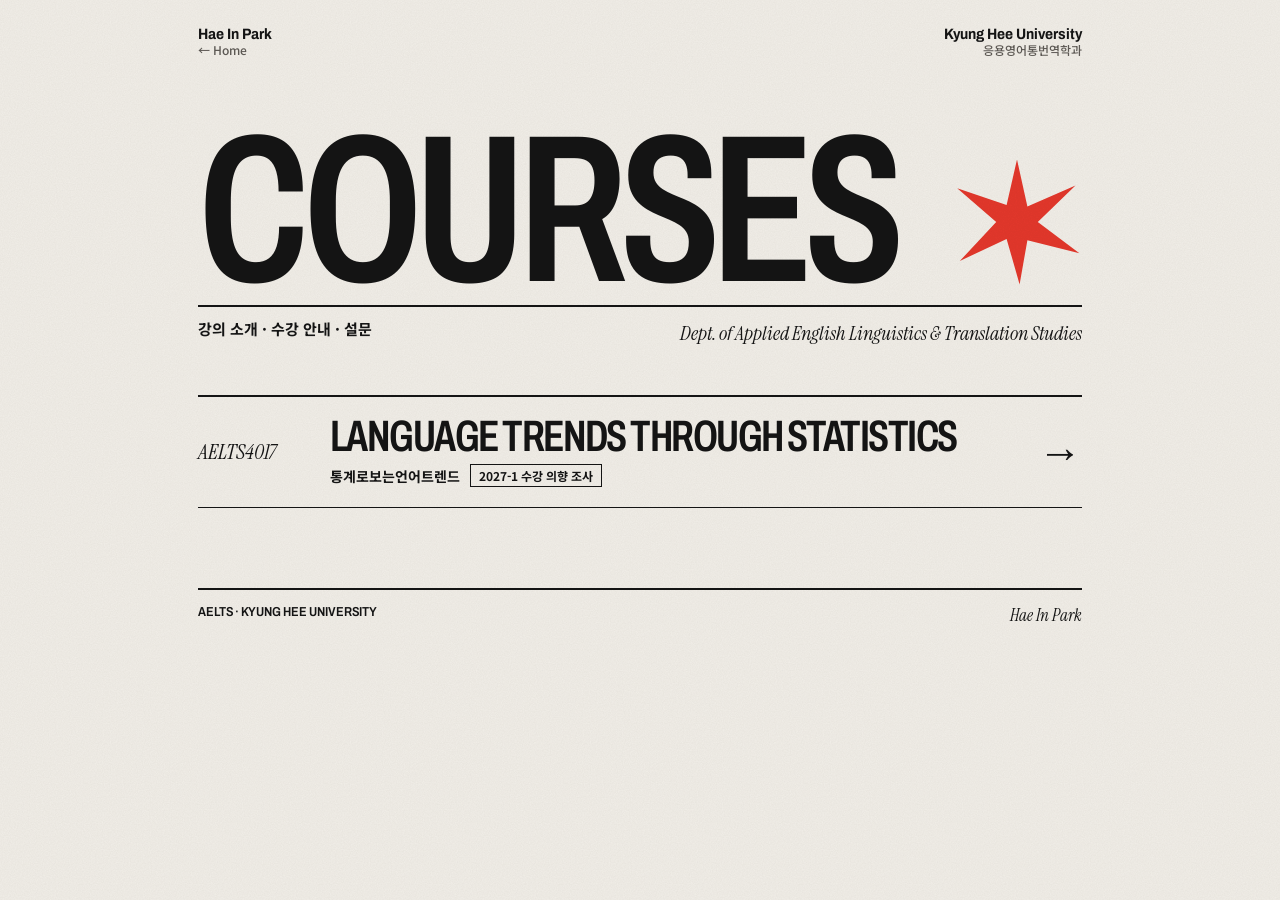
<file: courses/index.html>
<!DOCTYPE html>
<html lang="ko">
<head>
<meta charset="utf-8">
<meta name="viewport" content="width=device-width, initial-scale=1, viewport-fit=cover">
<title>Courses · Hae In Park</title>
<meta name="description" content="박해인 교수 강의 페이지 모음 · 경희대학교 응용영어통번역학과">
<link rel="icon" href="/favicon.svg">
<link rel="preconnect" href="https://fonts.googleapis.com">
<link rel="preconnect" href="https://fonts.gstatic.com" crossorigin>
<link href="https://fonts.googleapis.com/css2?family=Archivo:wdth,wght@62..125,300..800&family=Instrument+Serif:ital@0;1&family=Noto+Sans+KR:wght@400;500;700;900&display=swap" rel="stylesheet">
<style>
:root{--paper:#F1EEE8;--ink:#141414;--red:#E3372B;--soft:#5E5A55;
  --cond:"Archivo","Noto Sans KR",sans-serif;--serif:"Instrument Serif",Georgia,serif;--kr:"Noto Sans KR","Archivo",sans-serif;color-scheme:light}
*{box-sizing:border-box}
html,body{overflow-x:hidden}
body{margin:0;background:var(--paper);color:var(--ink);font-family:var(--kr);line-height:1.6;-webkit-font-smoothing:antialiased}
body::before{content:"";position:fixed;inset:0;z-index:50;pointer-events:none;opacity:.22;mix-blend-mode:multiply;
  background-image:url("data:image/svg+xml;utf8,<svg xmlns='http://www.w3.org/2000/svg' width='240' height='240'><filter id='n'><feTurbulence type='fractalNoise' baseFrequency='.85' numOctaves='3' stitchTiles='stitch'/><feColorMatrix values='0 0 0 0 0.4  0 0 0 0 0.38  0 0 0 0 0.35  0 0 0 .55 0'/></filter><rect width='240' height='240' filter='url(%23n)'/></svg>")}
.wrap{max-width:920px;margin:0 auto;padding:0 max(18px,env(safe-area-inset-left,0px))}
.cond{font-family:var(--cond);font-stretch:68%;font-weight:600;letter-spacing:-.035em;text-transform:uppercase}
.top{display:flex;justify-content:space-between;padding:26px 0 0;font-family:var(--cond);font-stretch:90%;font-weight:700;font-size:15px;line-height:1.15}
.top small{display:block;font-family:var(--kr);font-weight:500;font-size:12px;color:var(--soft)}
.top a{color:inherit;text-decoration:none}
.top .r{text-align:right}
.hero{display:flex;align-items:flex-end;justify-content:space-between;gap:20px;margin-top:70px;border-bottom:2px solid var(--ink);padding-bottom:10px}
h1{margin:0;font-size:clamp(84px,20vw,210px);line-height:.8}
.hero svg{width:clamp(70px,14vw,130px);height:auto;fill:var(--red);flex:none;margin-bottom:8px}
.lead{display:flex;justify-content:space-between;flex-wrap:wrap;gap:6px 16px;margin:10px 0 0;font-size:15px;font-weight:700}
.lead .it{font-family:var(--serif);font-style:italic;font-weight:400;font-size:20px}
.list{margin:46px 0 80px;border-top:2px solid var(--ink)}
a.item{display:grid;grid-template-columns:110px 1fr auto;align-items:center;gap:6px 22px;padding:20px 0;border-bottom:1px solid var(--ink);color:inherit;text-decoration:none;transition:background .15s,color .15s,padding .15s}
a.item:hover,a.item:focus-visible{background:var(--red);color:var(--paper);padding-left:14px;padding-right:14px;outline:none}
.code{font-family:var(--serif);font-style:italic;font-size:22px;line-height:1.1}
.t{font-size:clamp(28px,4.6vw,44px);line-height:.9}
.k{display:block;font-weight:700;font-size:14px;margin-top:6px}
.tag{display:inline-block;border:1.5px solid currentColor;padding:1px 8px;font-size:12px;font-weight:700;margin-left:6px;vertical-align:1px}
.arrow{font-family:var(--serif);font-size:44px;line-height:1}
footer{border-top:2px solid var(--ink);display:flex;justify-content:space-between;flex-wrap:wrap;gap:8px;padding:12px 0 46px;font-family:var(--cond);font-stretch:85%;font-weight:600;font-size:13px;text-transform:uppercase}
footer .it{font-family:var(--serif);font-style:italic;font-weight:400;text-transform:none;font-size:17px}
@media (max-width:640px){a.item{grid-template-columns:1fr auto}.code{grid-column:1/-1}}
@media (prefers-reduced-motion:reduce){*{transition:none!important}}
</style>
</head>
<body>
<div class="wrap">
  <div class="top">
    <a href="/">Hae In Park<small>← Home</small></a>
    <span class="r">Kyung Hee University<small>응용영어통번역학과</small></span>
  </div>
  <header>
    <div class="hero">
      <h1 class="cond">Courses</h1>
      <svg viewBox="0 0 100 100" aria-hidden="true"><path d="M50 2 L58 38 L95 22 L66 50 L98 74 L58 64 L52 98 L42 63 L6 80 L34 50 L4 24 L42 37 Z"/></svg>
    </div>
    <div class="lead"><span>강의 소개 · 수강 안내 · 설문</span><span class="it">Dept. of Applied English Linguistics &amp; Translation Studies</span></div>
  </header>
  <nav class="list" aria-label="강의 페이지">
    <a class="item" href="lts-survey/">
      <span class="code">AELTS4017</span>
      <span><span class="t cond">Language Trends through Statistics</span><span class="k">통계로보는언어트렌드 <span class="tag">2027-1 수강 의향 조사</span></span></span>
      <span class="arrow" aria-hidden="true">→</span>
    </a>
  </nav>
  <footer><span>AELTS · Kyung Hee University</span><span class="it">Hae In Park</span></footer>
</div>
</body>
</html>
</file>
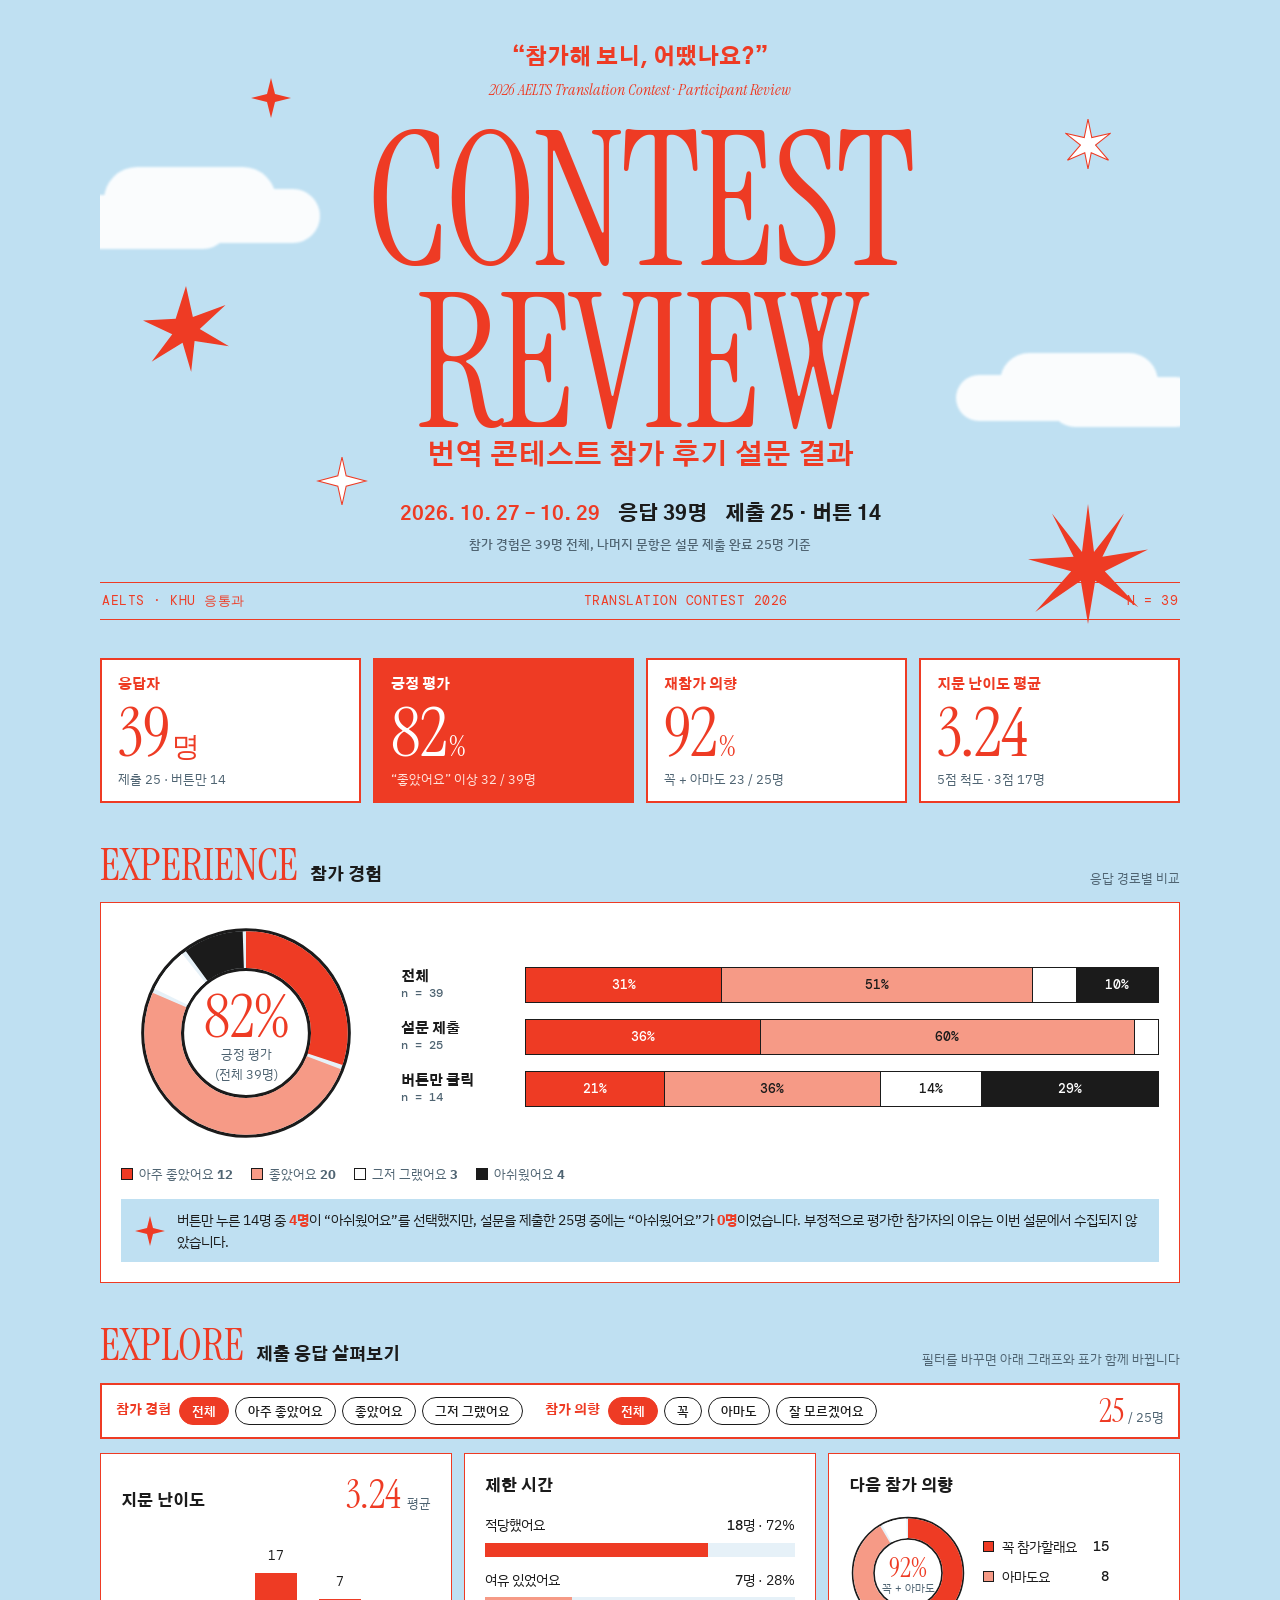
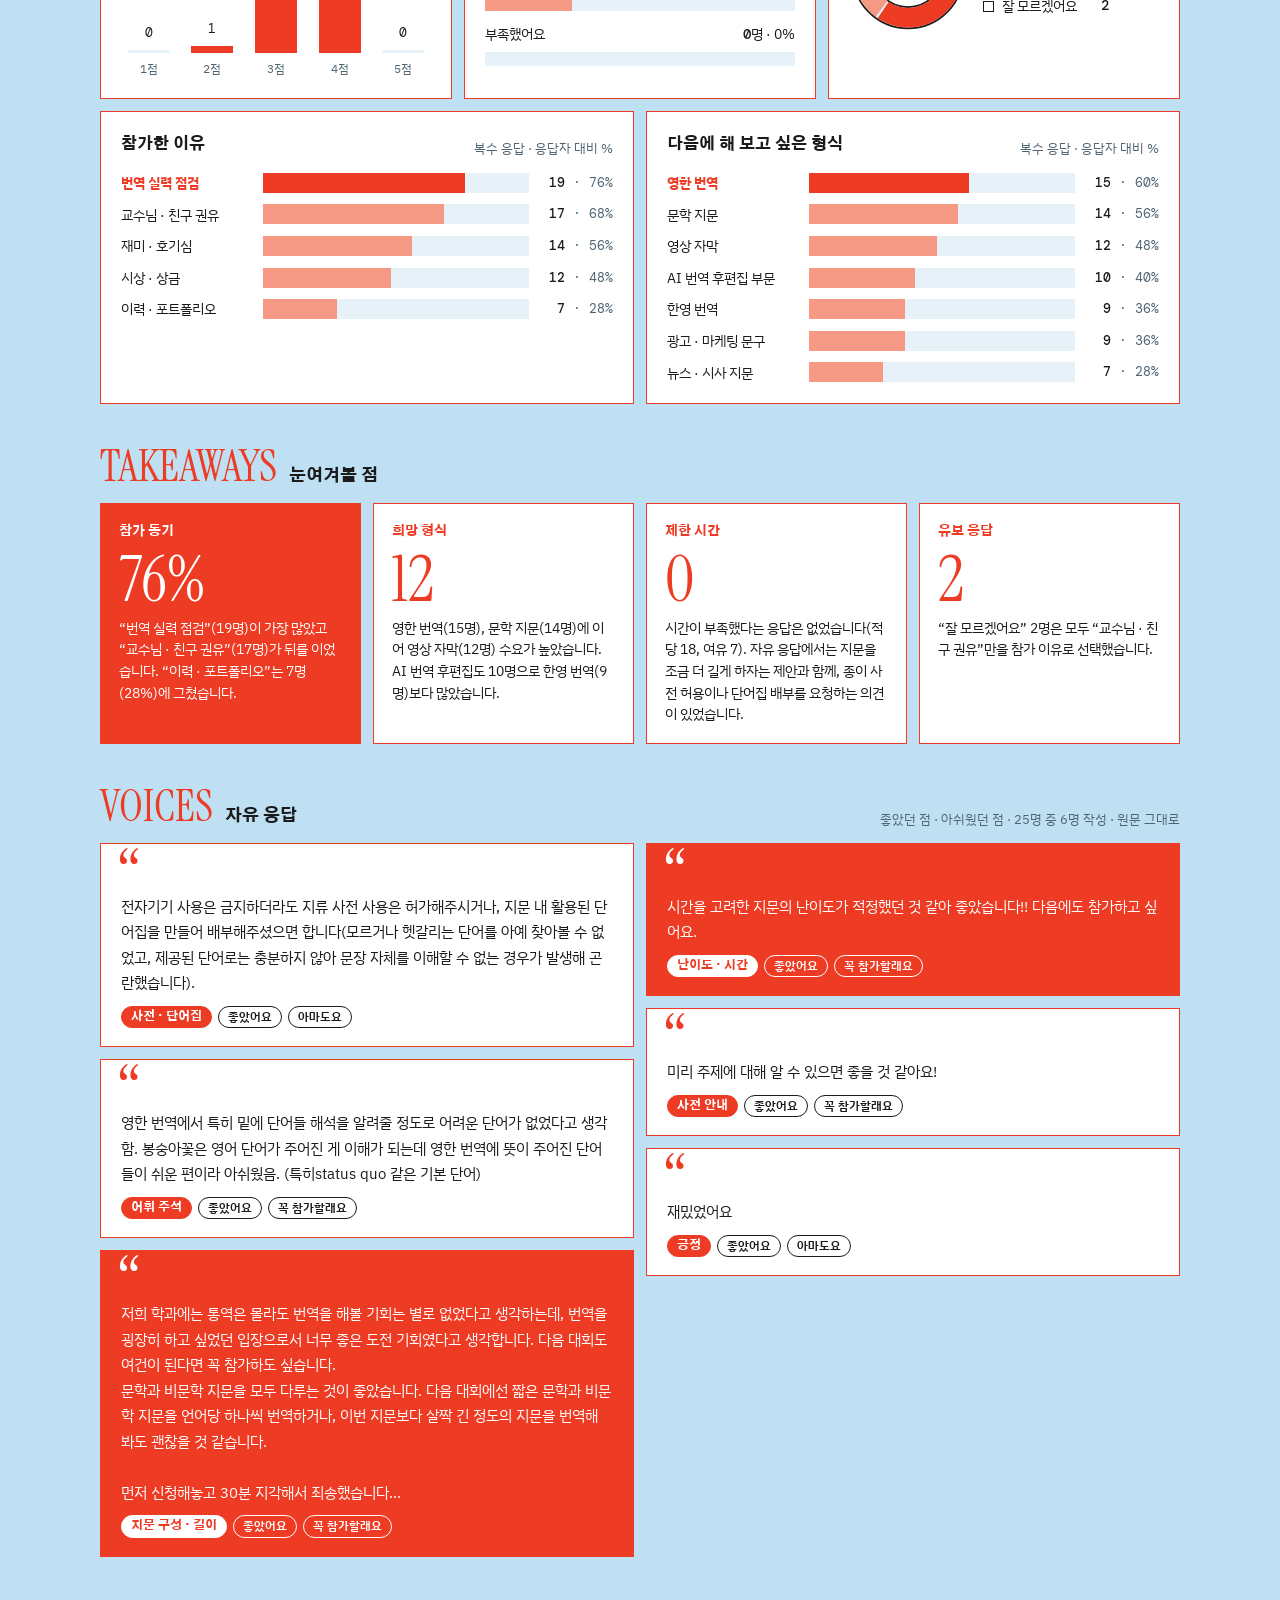
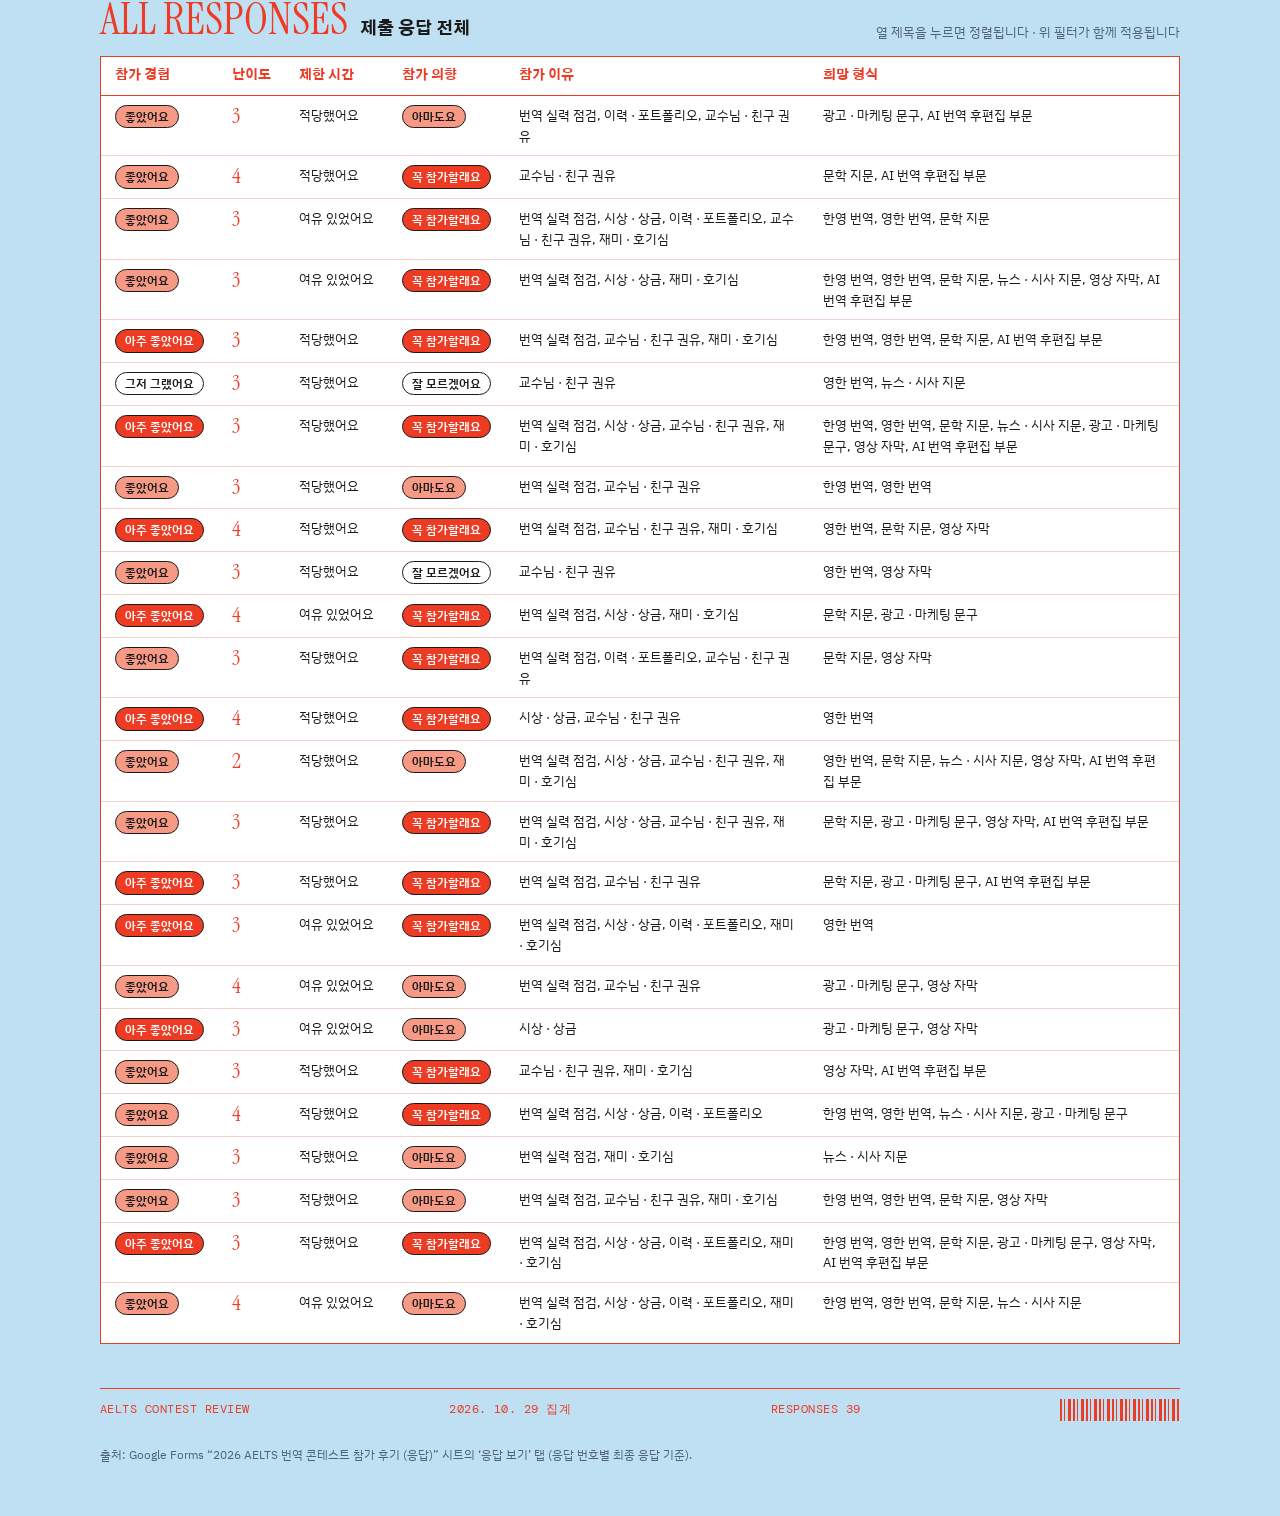
<file: aelts/contest-review/index.html>
<!DOCTYPE html>
<html lang="ko">
<head>
<meta charset="utf-8">
<meta name="viewport" content="width=device-width, initial-scale=1, viewport-fit=cover">
<title>AELTS 번역 콘테스트 후기</title>
<meta name="claude:viewport-fit-sides" content="cover">
<link rel="preconnect" href="https://fonts.googleapis.com">
<link rel="stylesheet" href="https://fonts.googleapis.com/css2?family=Instrument+Serif:ital@0;1&family=Gothic+A1:wght@500;700;800&family=IBM+Plex+Sans+KR:wght@400;500;600&family=DM+Mono:wght@400;500&display=swap">
<style>
/* Layout: retro event-poster — centered condensed-serif headline on sky blue with starbursts → outlined KPI boxes → ruled info strip → chart cards → quote boxes → table → barcode footer.
   Single deliberate light theme (poster paper), every color set explicitly. */
:root{
  --sky:#BFE0F2; --sky-deep:#9CCBE6; --paper:#FFFFFF; --red:#EE3B24; --salmon:#F69A86; --ink:#1B1B1B; --muted:#4F6472; --steel:#8FA8B8; --track:#E6F1F8;
  --serif:"Instrument Serif","Times New Roman",serif;
  --display:"Gothic A1","Apple SD Gothic Neo","Malgun Gothic",system-ui,sans-serif;
  --sans:"IBM Plex Sans KR",system-ui,-apple-system,"Apple SD Gothic Neo","Malgun Gothic",sans-serif;
  --mono:"DM Mono",ui-monospace,Menlo,monospace;
  color-scheme:light;
}
*{box-sizing:border-box}
body{background:var(--sky);color:var(--ink);font-family:var(--sans);font-size:15px;line-height:1.6;
  padding-left:max(16px,env(safe-area-inset-left,0px));padding-right:max(16px,env(safe-area-inset-right,0px));padding-block:0 40px}
.inner{max-width:1080px;margin:0 auto}
.num{font-family:var(--serif);font-variant-numeric:tabular-nums}

/* HERO */
.hero{position:relative;text-align:center;padding-block:40px 30px;overflow:hidden}
.hero .quote{font-family:var(--display);font-weight:800;color:var(--red);font-size:clamp(16px,2.4vw,22px);margin:0}
.hero .quote-en{font-family:var(--serif);font-style:italic;color:var(--red);font-size:16px;margin:2px 0 0}
.hero h1{font-family:var(--serif);font-weight:400;color:var(--red);font-size:clamp(64px,15vw,168px);line-height:.86;letter-spacing:-.01em;margin:18px 0 10px;text-transform:uppercase;transform:scaleY(1.12);transform-origin:center top}
.hero h1 span{display:block}
.hero .ko{font-family:var(--display);font-weight:700;color:var(--red);font-size:clamp(18px,3vw,28px);line-height:1.35;margin:28px 0 0}
.burst{position:absolute;pointer-events:none}
.burst polygon{fill:var(--red)}
.burst.o polygon{fill:var(--paper);stroke:var(--red);stroke-width:2}
.b1{width:86px;left:4%;top:44%}
.b2{width:54px;right:6%;top:18%}
.b3{width:120px;right:3%;bottom:4%}
.b4{width:40px;left:14%;top:12%}
.b5{width:52px;left:20%;bottom:22%}
.cloud{position:absolute;background:var(--paper);border-radius:999px;filter:blur(1px);opacity:.92}
.c1{width:160px;height:54px;left:-30px;top:30%;box-shadow:40px -22px 0 6px var(--paper),90px -6px 0 0 var(--paper)}
.c2{width:150px;height:50px;right:-20px;top:58%;box-shadow:-46px -20px 0 4px var(--paper),-96px -4px 0 -2px var(--paper)}

.event{display:flex;justify-content:center;flex-wrap:wrap;gap:4px 18px;margin-top:22px;font-family:var(--display);font-weight:800;color:var(--ink);font-size:clamp(15px,2.2vw,20px);position:relative}
.event b{color:var(--red)}
.event small{display:block;width:100%;font-family:var(--sans);font-weight:500;font-size:13px;color:var(--muted)}

/* KPI */
.kpis{display:grid;grid-template-columns:repeat(4,minmax(0,1fr));gap:12px;margin-top:8px}
.kpi{background:var(--paper);border:2px solid var(--red);padding:14px 16px 12px;display:flex;flex-direction:column;gap:0;min-width:0;text-align:left}
.kpi .l{font-family:var(--display);font-weight:800;font-size:14px;color:var(--red)}
.kpi .v{font-family:var(--serif);font-size:68px;line-height:.95;color:var(--red);margin-top:4px}
.kpi .v small{font-size:28px;margin-left:2px}
.kpi .n{font-size:12.5px;color:var(--muted);margin-top:4px}
.kpi.solid{background:var(--red);border-color:var(--red)}
.kpi.solid .l,.kpi.solid .v{color:var(--paper)}
.kpi.solid .n{color:#FFE3DC}

/* ruled info strip */
.strip{display:flex;justify-content:space-between;flex-wrap:wrap;gap:6px 18px;border-top:1.5px solid var(--red);border-bottom:1.5px solid var(--red);padding:8px 2px;font-family:var(--mono);font-size:12.5px;color:var(--red);letter-spacing:.04em;margin-top:28px;text-transform:uppercase}

main{display:flex;flex-direction:column;gap:40px;margin-top:40px}
.sechead{display:flex;align-items:flex-end;justify-content:space-between;gap:10px;flex-wrap:wrap}
h2{margin:0;display:flex;align-items:baseline;gap:12px;flex-wrap:wrap;text-wrap:balance}
h2 .en{font-family:var(--serif);font-weight:400;font-size:44px;line-height:1;color:var(--red);text-transform:uppercase}
h2 .ko{font-family:var(--display);font-weight:800;font-size:17px;color:var(--ink)}
h3{font-family:var(--display);font-weight:800;font-size:16px;margin:0;color:var(--ink)}
.note{font-size:12.5px;color:var(--muted)}
.card{background:var(--paper);border:1.5px solid var(--red);padding:20px;display:flex;flex-direction:column;gap:14px;min-width:0}
.secwrap{display:flex;flex-direction:column;gap:14px}

/* experience */
.exp{display:grid;grid-template-columns:250px minmax(0,1fr);gap:30px;align-items:center}
.donut{position:relative;width:220px;max-width:100%;aspect-ratio:1;margin:0 auto}
.donut svg{width:100%;height:100%;transform:rotate(-90deg)}
.donut .center{position:absolute;inset:0;display:flex;flex-direction:column;align-items:center;justify-content:center;text-align:center}
.donut .center b{font-family:var(--serif);font-weight:400;font-size:60px;line-height:.9;color:var(--red)}
.donut .center span{font-size:12.5px;color:var(--muted)}
.stacks{display:flex;flex-direction:column;gap:16px;min-width:0}
.stackrow{display:grid;grid-template-columns:110px minmax(0,1fr);gap:14px;align-items:center}
.stackrow .lbl{font-family:var(--display);font-weight:800;font-size:14px;line-height:1.3}
.stackrow .lbl small{display:block;color:var(--muted);font-weight:500;font-size:12px;font-family:var(--mono)}
.stack{display:flex;height:36px;overflow:hidden;background:var(--track);border:1.5px solid var(--ink)}
.stack span{display:flex;align-items:center;justify-content:center;font-family:var(--mono);font-size:12.5px;font-weight:500;white-space:nowrap;overflow:hidden}
.stack span+span{border-left:1.5px solid var(--ink)}
.legend{display:flex;flex-wrap:wrap;gap:6px 18px;font-size:13px;color:var(--muted)}
.legend i{display:inline-block;width:12px;height:12px;margin-right:6px;vertical-align:-1px;border:1.5px solid var(--ink)}
.callout{display:flex;gap:12px;align-items:center;background:var(--sky);padding:10px 14px;font-size:13.5px}
.callout b{color:var(--red)}
.callout svg{flex:none;width:30px}

/* filters */
.filters{position:sticky;top:env(safe-area-inset-top,0px);z-index:5;display:flex;flex-wrap:wrap;gap:10px 22px;align-items:center;background:var(--paper);border:2px solid var(--red);padding:10px 14px}
.fgroup{display:flex;align-items:center;gap:8px;flex-wrap:wrap}
.fgroup > span{font-family:var(--display);font-weight:800;font-size:13px;color:var(--red)}
.chips{display:flex;flex-wrap:wrap;gap:6px}
.chips button{font:inherit;font-size:13px;font-weight:500;border:1.5px solid var(--ink);background:var(--paper);color:var(--ink);padding:3px 12px;border-radius:999px;cursor:pointer;transition:background .15s,color .15s,border-color .15s}
.chips button:hover{border-color:var(--red);color:var(--red)}
.chips button[aria-pressed="true"]{background:var(--red);border-color:var(--red);color:var(--paper);font-weight:600}
.chips button:focus-visible{outline:2px solid var(--ink);outline-offset:2px}
.counter{margin-left:auto;font-size:13px;display:flex;align-items:baseline;gap:4px;color:var(--muted)}
.counter b{font-family:var(--serif);font-weight:400;font-size:32px;line-height:1;color:var(--red)}

/* mosaic */
.mosaic{display:grid;grid-template-columns:repeat(6,minmax(0,1fr));gap:12px}
.m-diff,.m-time,.m-int{grid-column:span 2}
.m-rea,.m-for{grid-column:span 3}
.cols{display:grid;grid-template-columns:repeat(5,1fr);gap:8px;align-items:end;height:150px;padding-top:18px}
.col{display:flex;flex-direction:column;align-items:center;justify-content:flex-end;gap:6px;height:100%}
.col .bar{width:100%;max-width:42px;background:var(--red);transition:height .35s;min-height:3px}
.col .bar.zero{background:var(--track)}
.col .v{font-family:var(--mono);font-size:13px}
.col .k{font-size:12px;color:var(--muted)}
.avg{display:flex;align-items:baseline;gap:6px}
.avg b{font-family:var(--serif);font-weight:400;font-size:40px;line-height:1;color:var(--red)}
.split{display:flex;flex-direction:column;gap:12px}
.splitrow{display:flex;flex-direction:column;gap:6px}
.splitrow .top{display:flex;justify-content:space-between;font-size:13.5px}
.splitrow .top b{font-family:var(--mono);font-weight:500}
.track{height:14px;background:var(--track);overflow:hidden}
.fill{height:100%;transition:width .35s}
.ringwrap{display:flex;gap:16px;align-items:center}
.ring{position:relative;width:118px;flex:none;aspect-ratio:1}
.ring svg{width:100%;height:100%;transform:rotate(-90deg)}
.ring .c{position:absolute;inset:0;display:flex;flex-direction:column;align-items:center;justify-content:center}
.ring .c b{font-family:var(--serif);font-weight:400;font-size:27px;line-height:.9;color:var(--red)}
.ring .c span{font-size:11px;color:var(--muted)}
.ilist{display:flex;flex-direction:column;gap:8px;font-size:13.5px;min-width:0}
.ilist div{display:flex;align-items:center;gap:8px}
.ilist i{width:11px;height:11px;flex:none;border:1.5px solid var(--ink)}
.ilist b{font-family:var(--mono);font-weight:500;margin-left:auto;padding-left:8px}
.hbars{display:flex;flex-direction:column;gap:10px}
.hb{display:grid;grid-template-columns:132px minmax(0,1fr) 74px;gap:10px;align-items:center;font-size:13.5px}
.hb .t{height:20px;background:var(--track);overflow:hidden}
.hb .f{height:100%;transition:width .35s}
.hb .c{text-align:right;font-size:12.5px;color:var(--muted);font-family:var(--mono)}
.hb .c b{color:var(--ink);font-weight:500}
.hb.top1 span:first-child{font-weight:700;color:var(--red)}

/* insights */
.insights{display:grid;grid-template-columns:repeat(4,minmax(0,1fr));gap:12px}
.ins{background:var(--paper);border:1.5px solid var(--red);padding:18px;display:flex;flex-direction:column;gap:8px;min-width:0}
.ins .big{font-family:var(--serif);font-size:64px;line-height:.9;color:var(--red)}
.ins .k{font-family:var(--display);font-weight:800;font-size:13px;color:var(--red)}
.ins p{margin:0;font-size:13.5px}
.ins.solid{background:var(--red)}
.ins.solid .big,.ins.solid .k,.ins.solid p{color:var(--paper)}

/* quotes */
.quotes{columns:2 320px;column-gap:12px}
.q{break-inside:avoid;margin:0 0 12px;padding:18px 20px;display:flex;flex-direction:column;gap:10px;background:var(--paper);border:1.5px solid var(--red);position:relative}
.q::before{content:"“";font-family:var(--serif);font-size:70px;line-height:.5;color:var(--red);height:22px;display:block}
.q p{margin:0;white-space:pre-line;font-size:15px;line-height:1.7}
.q .meta{display:flex;flex-wrap:wrap;gap:6px}
.q .meta span{font-size:11.5px;font-weight:600;padding:1px 9px;border-radius:999px;border:1.2px solid var(--ink)}
.q .meta span:first-child{background:var(--red);border-color:var(--red);color:var(--paper);font-family:var(--display);font-weight:800}
.q.solid{background:var(--red);color:var(--paper)}
.q.solid::before{color:var(--paper)}
.q.solid .meta span{border-color:var(--paper)}
.q.solid .meta span:first-child{background:var(--paper);color:var(--red)}

/* table */
.tablewrap{overflow-x:auto;background:var(--paper);border:1.5px solid var(--red)}
table{border-collapse:collapse;width:100%;min-width:780px;font-size:13px}
th,td{text-align:left;padding:9px 14px;border-bottom:1px solid #F3D2CB;vertical-align:top}
th{font-family:var(--display);font-weight:800;color:var(--red);font-size:12.5px;cursor:pointer;user-select:none;white-space:nowrap;border-bottom:1.5px solid var(--red)}
th:hover,th[aria-sort]{text-decoration:underline;text-underline-offset:4px}
th[aria-sort]::after{content:" ▾";font-size:10px}
th[aria-sort="ascending"]::after{content:" ▴"}
tbody tr:hover{background:#FFF3F0}
tr:last-child td{border-bottom:0}
.pill{display:inline-block;font-size:12px;font-weight:600;padding:1px 9px;border-radius:999px;white-space:nowrap;border:1.2px solid var(--ink)}
.dscore{font-family:var(--serif);font-size:22px;color:var(--red);line-height:1}

/* footer */
footer{margin-top:44px;display:flex;flex-direction:column;gap:12px}
.barline{display:flex;justify-content:space-between;align-items:center;flex-wrap:wrap;gap:8px 18px;border-top:1.5px solid var(--red);padding-top:10px;font-family:var(--mono);font-size:12px;color:var(--red);text-transform:uppercase;letter-spacing:.04em}
.barcode{height:22px;width:120px;background:repeating-linear-gradient(90deg,var(--red) 0 2px,transparent 2px 4px,var(--red) 4px 5px,transparent 5px 8px,var(--red) 8px 11px,transparent 11px 13px)}
.src{font-size:12px;color:var(--muted)}

@media (max-width:860px){
  .kpis,.insights{grid-template-columns:repeat(2,minmax(0,1fr))}
  .mosaic{grid-template-columns:1fr}
  .mosaic > *{grid-column:auto!important}
  .exp{grid-template-columns:1fr}
}
@media (max-width:560px){
  .kpi .v{font-size:52px}
  .insights{grid-template-columns:1fr}
  .stackrow{grid-template-columns:1fr}
  .hb{grid-template-columns:104px minmax(0,1fr) 66px}
  .counter{margin-left:0}
  .b1,.b5,.c1,.c2{display:none}
  h2 .en{font-size:36px}
}
@media (prefers-reduced-motion:reduce){*{transition:none!important}}
</style>
<style>body{margin:0}[hidden]{display:none!important}img{max-width:100%}</style>
</head>
<body>


<header class="hero inner">
  <div class="cloud c1" aria-hidden="true"></div>
  <div class="cloud c2" aria-hidden="true"></div>
  <svg class="burst b1" viewBox="0 0 100 100" aria-hidden="true"><polygon points="50,0 58,36 96,22 66,50 100,70 60,64 56,100 46,66 10,88 34,56 0,40 38,38"/></svg>
  <svg class="burst o b2" viewBox="0 0 100 100" aria-hidden="true"><polygon points="50,4 57,38 92,30 64,52 88,80 56,66 50,96 44,66 12,80 36,52 8,30 43,38"/></svg>
  <svg class="burst b3" viewBox="0 0 100 100" aria-hidden="true"><polygon points="50,0 55,40 80,8 62,44 100,38 64,56 92,86 56,64 50,100 44,64 6,90 36,56 0,46 38,44 20,8 45,40"/></svg>
  <svg class="burst b4" viewBox="0 0 100 100" aria-hidden="true"><polygon points="50,0 60,40 100,50 60,60 50,100 40,60 0,50 40,40"/></svg>
  <svg class="burst o b5" viewBox="0 0 100 100" aria-hidden="true"><polygon points="50,4 58,40 96,50 58,60 50,96 42,60 4,50 42,40"/></svg>

  <p class="quote">“참가해 보니, 어땠나요?”</p>
  <p class="quote-en">2026 AELTS Translation Contest · Participant Review</p>
  <h1><span>Contest</span><span>Review</span></h1>
  <p class="ko">번역 콘테스트 참가 후기 설문 결과</p>
  <div class="event"><span><b>2026. 10. 27 – 10. 29</b></span><span>응답 39명</span><span>제출 25 · 버튼 14</span>
    <small>참가 경험은 39명 전체, 나머지 문항은 설문 제출 완료 25명 기준</small></div>

  <div class="strip"><span>AELTS · KHU 응통과</span><span>Translation Contest 2026</span><span>N = 39</span></div>
</header>

<div class="inner">
  <div class="kpis">
    <div class="kpi"><span class="l">응답자</span><span class="v">39<small>명</small></span><span class="n">제출 25 · 버튼만 14</span></div>
    <div class="kpi solid"><span class="l">긍정 평가</span><span class="v">82<small>%</small></span><span class="n">“좋았어요” 이상 32 / 39명</span></div>
    <div class="kpi"><span class="l">재참가 의향</span><span class="v">92<small>%</small></span><span class="n">꼭 + 아마도 23 / 25명</span></div>
    <div class="kpi"><span class="l">지문 난이도 평균</span><span class="v">3.24</span><span class="n">5점 척도 · 3점 17명</span></div>
  </div>

<main>
  <section class="secwrap">
    <div class="sechead"><h2><span class="en">Experience</span><span class="ko">참가 경험</span></h2><span class="note">응답 경로별 비교</span></div>
    <div class="card">
      <div class="exp">
        <div class="donut" id="donut"></div>
        <div class="stacks" id="exp"></div>
      </div>
      <div class="legend" id="expLegend"></div>
      <div class="callout"><svg viewBox="0 0 100 100" aria-hidden="true"><polygon fill="#EE3B24" points="50,0 60,40 100,50 60,60 50,100 40,60 0,50 40,40"/></svg><span>버튼만 누른 14명 중 <b>4명</b>이 “아쉬웠어요”를 선택했지만, 설문을 제출한 25명 중에는 “아쉬웠어요”가 <b>0명</b>이었습니다. 부정적으로 평가한 참가자의 이유는 이번 설문에서 수집되지 않았습니다.</span></div>
    </div>
  </section>

  <section class="secwrap">
    <div class="sechead"><h2><span class="en">Explore</span><span class="ko">제출 응답 살펴보기</span></h2><span class="note">필터를 바꾸면 아래 그래프와 표가 함께 바뀝니다</span></div>
    <div class="filters" role="group" aria-label="제출 응답 필터">
      <div class="fgroup"><span>참가 경험</span><div class="chips" id="fExp"></div></div>
      <div class="fgroup"><span>참가 의향</span><div class="chips" id="fInt"></div></div>
      <span class="counter"><b id="nShown">25</b> / 25명</span>
    </div>
    <div class="mosaic">
      <div class="card m-diff"><div class="sechead"><h3>지문 난이도</h3><span class="avg"><b id="avgDiff">3.25</b><span class="note">평균</span></span></div><div class="cols" id="diff"></div></div>
      <div class="card m-time"><h3>제한 시간</h3><div class="split" id="time"></div></div>
      <div class="card m-int"><h3>다음 참가 의향</h3><div class="ringwrap" id="intent"></div></div>
      <div class="card m-rea"><div class="sechead"><h3>참가한 이유</h3><span class="note">복수 응답 · 응답자 대비 %</span></div><div class="hbars" id="reasons"></div></div>
      <div class="card m-for"><div class="sechead"><h3>다음에 해 보고 싶은 형식</h3><span class="note">복수 응답 · 응답자 대비 %</span></div><div class="hbars" id="formats"></div></div>
    </div>
  </section>

  <section class="secwrap">
    <div class="sechead"><h2><span class="en">Takeaways</span><span class="ko">눈여겨볼 점</span></h2></div>
    <div class="insights">
      <div class="ins solid"><span class="k">참가 동기</span><span class="big">76%</span><p>“번역 실력 점검”(19명)이 가장 많았고 “교수님 · 친구 권유”(17명)가 뒤를 이었습니다. “이력 · 포트폴리오”는 7명(28%)에 그쳤습니다.</p></div>
      <div class="ins"><span class="k">희망 형식</span><span class="big">12</span><p>영한 번역(15명), 문학 지문(14명)에 이어 영상 자막(12명) 수요가 높았습니다. AI 번역 후편집도 10명으로 한영 번역(9명)보다 많았습니다.</p></div>
      <div class="ins"><span class="k">제한 시간</span><span class="big">0</span><p>시간이 부족했다는 응답은 없었습니다(적당 18, 여유 7). 자유 응답에서는 지문을 조금 더 길게 하자는 제안과 함께, 종이 사전 허용이나 단어집 배부를 요청하는 의견이 있었습니다.</p></div>
      <div class="ins"><span class="k">유보 응답</span><span class="big">2</span><p>“잘 모르겠어요” 2명은 모두 “교수님 · 친구 권유”만을 참가 이유로 선택했습니다.</p></div>
    </div>
  </section>

  <section class="secwrap">
    <div class="sechead"><h2><span class="en">Voices</span><span class="ko">자유 응답</span></h2><span class="note">좋았던 점 · 아쉬웠던 점 · 25명 중 6명 작성 · 원문 그대로</span></div>
    <div class="quotes" id="quotes"></div>
  </section>

  <section class="secwrap">
    <div class="sechead"><h2><span class="en">All Responses</span><span class="ko">제출 응답 전체</span></h2><span class="note">열 제목을 누르면 정렬됩니다 · 위 필터가 함께 적용됩니다</span></div>
    <div class="tablewrap"><table id="tbl"><thead><tr>
      <th data-k="exp">참가 경험</th><th data-k="diff">난이도</th><th data-k="time">제한 시간</th><th data-k="intent">참가 의향</th><th data-k="reasons">참가 이유</th><th data-k="formats">희망 형식</th>
    </tr></thead><tbody></tbody></table></div>
  </section>
</main>

<footer>
  <div class="barline"><span>AELTS Contest Review</span><span>2026. 10. 29 집계</span><span>Responses 39</span><span class="barcode" aria-hidden="true"></span></div>
  <p class="src">출처: Google Forms “2026 AELTS 번역 콘테스트 참가 후기 (응답)” 시트의 ‘응답 보기’ 탭 (응답 번호별 최종 응답 기준).</p>
</footer>
</div>

<script>
const EXP=["아주 좋았어요","좋았어요","그저 그랬어요","아쉬웠어요"];
const EXPC=["#EE3B24","#F69A86","#FFFFFF","#1B1B1B"];
const EXPT=["#FFFFFF","#1B1B1B","#1B1B1B","#FFFFFF"];
const INT={"꼭":"꼭 참가할래요","아마":"아마도요","모름":"잘 모르겠어요"};
const INTC={"꼭":"#EE3B24","아마":"#F69A86","모름":"#FFFFFF"};
const INTT={"꼭":"#FFFFFF","아마":"#1B1B1B","모름":"#1B1B1B"};
const TIME={"적당":"적당했어요","여유":"여유 있었어요"};
const REASONS=["번역 실력 점검","교수님 · 친구 권유","재미 · 호기심","시상 · 상금","이력 · 포트폴리오"];
const FORMATS=["영한 번역","문학 지문","영상 자막","한영 번역","AI 번역 후편집 부문","광고 · 마케팅 문구","뉴스 · 시사 지문"];
const S=[["좋았어요",3,"적당",["번역 실력 점검","이력 · 포트폴리오","교수님 · 친구 권유"],["광고 · 마케팅 문구","AI 번역 후편집 부문"],"아마"],["좋았어요",4,"적당",["교수님 · 친구 권유"],["문학 지문","AI 번역 후편집 부문"],"꼭"],["좋았어요",3,"여유",["번역 실력 점검","시상 · 상금","이력 · 포트폴리오","교수님 · 친구 권유","재미 · 호기심"],["한영 번역","영한 번역","문학 지문"],"꼭"],["좋았어요",3,"여유",["번역 실력 점검","시상 · 상금","재미 · 호기심"],["한영 번역","영한 번역","문학 지문","뉴스 · 시사 지문","영상 자막","AI 번역 후편집 부문"],"꼭"],["아주 좋았어요",3,"적당",["번역 실력 점검","교수님 · 친구 권유","재미 · 호기심"],["한영 번역","영한 번역","문학 지문","AI 번역 후편집 부문"],"꼭"],["그저 그랬어요",3,"적당",["교수님 · 친구 권유"],["영한 번역","뉴스 · 시사 지문"],"모름"],["아주 좋았어요",3,"적당",["번역 실력 점검","시상 · 상금","교수님 · 친구 권유","재미 · 호기심"],["한영 번역","영한 번역","문학 지문","뉴스 · 시사 지문","광고 · 마케팅 문구","영상 자막","AI 번역 후편집 부문"],"꼭"],["좋았어요",3,"적당",["번역 실력 점검","교수님 · 친구 권유"],["한영 번역","영한 번역"],"아마"],["아주 좋았어요",4,"적당",["번역 실력 점검","교수님 · 친구 권유","재미 · 호기심"],["영한 번역","문학 지문","영상 자막"],"꼭"],["좋았어요",3,"적당",["교수님 · 친구 권유"],["영한 번역","영상 자막"],"모름"],["아주 좋았어요",4,"여유",["번역 실력 점검","시상 · 상금","재미 · 호기심"],["문학 지문","광고 · 마케팅 문구"],"꼭"],["좋았어요",3,"적당",["번역 실력 점검","이력 · 포트폴리오","교수님 · 친구 권유"],["문학 지문","영상 자막"],"꼭"],["아주 좋았어요",4,"적당",["시상 · 상금","교수님 · 친구 권유"],["영한 번역"],"꼭"],["좋았어요",2,"적당",["번역 실력 점검","시상 · 상금","교수님 · 친구 권유","재미 · 호기심"],["영한 번역","문학 지문","뉴스 · 시사 지문","영상 자막","AI 번역 후편집 부문"],"아마"],["좋았어요",3,"적당",["번역 실력 점검","시상 · 상금","교수님 · 친구 권유","재미 · 호기심"],["문학 지문","광고 · 마케팅 문구","영상 자막","AI 번역 후편집 부문"],"꼭"],["아주 좋았어요",3,"적당",["번역 실력 점검","교수님 · 친구 권유"],["문학 지문","광고 · 마케팅 문구","AI 번역 후편집 부문"],"꼭"],["아주 좋았어요",3,"여유",["번역 실력 점검","시상 · 상금","이력 · 포트폴리오","재미 · 호기심"],["영한 번역"],"꼭"],["좋았어요",4,"여유",["번역 실력 점검","교수님 · 친구 권유"],["광고 · 마케팅 문구","영상 자막"],"아마"],["아주 좋았어요",3,"여유",["시상 · 상금"],["광고 · 마케팅 문구","영상 자막"],"아마"],["좋았어요",3,"적당",["교수님 · 친구 권유","재미 · 호기심"],["영상 자막","AI 번역 후편집 부문"],"꼭"],["좋았어요",4,"적당",["번역 실력 점검","시상 · 상금","이력 · 포트폴리오"],["한영 번역","영한 번역","뉴스 · 시사 지문","광고 · 마케팅 문구"],"꼭"],["좋았어요",3,"적당",["번역 실력 점검","재미 · 호기심"],["뉴스 · 시사 지문"],"아마"],["좋았어요",3,"적당",["번역 실력 점검","교수님 · 친구 권유","재미 · 호기심"],["한영 번역","영한 번역","문학 지문","영상 자막"],"아마"],["아주 좋았어요",3,"적당",["번역 실력 점검","시상 · 상금","이력 · 포트폴리오","재미 · 호기심"],["한영 번역","영한 번역","문학 지문","광고 · 마케팅 문구","영상 자막","AI 번역 후편집 부문"],"꼭"],["좋았어요",4,"여유",["번역 실력 점검","시상 · 상금","이력 · 포트폴리오","재미 · 호기심"],["한영 번역","영한 번역","문학 지문","뉴스 · 시사 지문"],"아마"]]
  .map(r=>({exp:r[0],diff:r[1],time:r[2],reasons:r[3],formats:r[4],intent:r[5]}));
const GROUPS=[["전체",{"아주 좋았어요":12,"좋았어요":20,"그저 그랬어요":3,"아쉬웠어요":4},39],
  ["설문 제출",{"아주 좋았어요":9,"좋았어요":15,"그저 그랬어요":1,"아쉬웠어요":0},25],
  ["버튼만 클릭",{"아주 좋았어요":3,"좋았어요":5,"그저 그랬어요":2,"아쉬웠어요":4},14]];
const QUOTES=[
 {t:"전자기기 사용은 금지하더라도 지류 사전 사용은 허가해주시거나, 지문 내 활용된 단어집을 만들어 배부해주셨으면 합니다(모르거나 헷갈리는 단어를 아예 찾아볼 수 없었고, 제공된 단어로는 충분하지 않아 문장 자체를 이해할 수 없는 경우가 발생해 곤란했습니다).",exp:"좋았어요",intent:"아마",tag:"사전 · 단어집"},
 {t:"영한 번역에서 특히 밑에 단어들 해석을 알려줄 정도로 어려운 단어가 없었다고 생각함. 봉숭아꽃은 영어 단어가 주어진 게 이해가 되는데 영한 번역에 뜻이 주어진 단어들이 쉬운 편이라 아쉬웠음. (특히status quo 같은 기본 단어)",exp:"좋았어요",intent:"꼭",tag:"어휘 주석"},
 {t:"저희 학과에는 통역은 몰라도 번역을 해볼 기회는 별로 없었다고 생각하는데, 번역을 굉장히 하고 싶었던 입장으로서 너무 좋은 도전 기회였다고 생각합니다. 다음 대회도 여건이 된다면 꼭 참가하도 싶습니다.\n문학과 비문학 지문을 모두 다루는 것이 좋았습니다. 다음 대회에선 짧은 문학과 비문학 지문을 언어당 하나씩 번역하거나, 이번 지문보다 살짝 긴 정도의 지문을 번역해 봐도 괜찮을 것 같습니다.\n\n먼저 신청해놓고 30분 지각해서 죄송했습니다...",exp:"좋았어요",intent:"꼭",tag:"지문 구성 · 길이",solid:1},
 {t:"시간을 고려한 지문의 난이도가 적정했던 것 같아 좋았습니다!! 다음에도 참가하고 싶어요.",exp:"좋았어요",intent:"꼭",tag:"난이도 · 시간",solid:1},
 {t:"미리 주제에 대해 알 수 있으면 좋을 것 같아요!",exp:"좋았어요",intent:"꼭",tag:"사전 안내"},
 {t:"재밌었어요",exp:"좋았어요",intent:"아마",tag:"긍정"}];
const $=id=>document.getElementById(id);
const esc=s=>String(s).replace(/[&<>"]/g,c=>({"&":"&amp;","<":"&lt;",">":"&gt;",'"':"&quot;"}[c]));
const pct=(v,n)=>n?Math.round(v/n*100):0;
function ringSVG(parts,width){
  const tot=parts.reduce((a,p)=>a+p[0],0)||1;let off=0;
  return `<svg viewBox="0 0 42 42" aria-hidden="true"><circle cx="21" cy="21" r="15.915" fill="none" stroke="#1B1B1B" stroke-width="${width+1.2}"/><circle cx="21" cy="21" r="15.915" fill="none" stroke="#E6F1F8" stroke-width="${width}"/>`+
   parts.filter(p=>p[0]>0).map(([v,c])=>{const len=v/tot*100;const L=Math.max(len-0.7,0);const s=`<circle cx="21" cy="21" r="15.915" fill="none" stroke="${c}" stroke-width="${width}" stroke-dasharray="${L} ${100-L}" stroke-dashoffset="${-off}"/>`;off+=len;return s;}).join("")+`</svg>`;
}
const all=GROUPS[0][1];
$("donut").innerHTML=ringSVG(EXP.map((e,i)=>[all[e],EXPC[i]]),7)+`<div class="center"><b>82%</b><span>긍정 평가<br>(전체 39명)</span></div>`;
$("exp").innerHTML=GROUPS.map(([name,c,n])=>`<div class="stackrow"><div class="lbl">${name}<small>n = ${n}</small></div>
 <div class="stack">${EXP.map((e,i)=>c[e]?`<span style="flex-grow:${c[e]};background:${EXPC[i]};color:${EXPT[i]}" title="${e}: ${c[e]}명 (${pct(c[e],n)}%)">${c[e]/n>=.1?pct(c[e],n)+"%":""}</span>`:"").join("")}</div></div>`).join("");
$("expLegend").innerHTML=EXP.map((e,i)=>`<span><i style="background:${EXPC[i]}"></i>${e} <b>${all[e]}</b></span>`).join("");

const state={exp:"all",intent:"all"};
function chips(el,key,opts){
  el.innerHTML=opts.map(([v,l])=>`<button type="button" data-v="${v}" aria-pressed="${v==="all"}">${l}</button>`).join("");
  el.addEventListener("click",ev=>{const b=ev.target.closest("button");if(!b)return;state[key]=b.dataset.v;
    el.querySelectorAll("button").forEach(x=>x.setAttribute("aria-pressed",x===b));render();});
}
chips($("fExp"),"exp",[["all","전체"],["아주 좋았어요","아주 좋았어요"],["좋았어요","좋았어요"],["그저 그랬어요","그저 그랬어요"]]);
chips($("fInt"),"intent",[["all","전체"],["꼭","꼭"],["아마","아마도"],["모름","잘 모르겠어요"]]);

function hbars(el,items,n,color){
  el.innerHTML=items.map(([l,v],k)=>`<div class="hb${k===0&&v>0?" top1":""}"><span>${esc(l)}</span>
   <div class="t" title="${esc(l)}: ${v}명"><div class="f" style="width:${n?v/n*100:0}%;background:${k===0?"#EE3B24":color}"></div></div>
   <span class="c"><b>${v}</b> · ${pct(v,n)}%</span></div>`).join("");
}
let sortK=null,sortDir=1;
function render(){
  const R=S.filter(r=>(state.exp==="all"||r.exp===state.exp)&&(state.intent==="all"||r.intent===state.intent));
  const n=R.length; $("nShown").textContent=n;
  const dc=[1,2,3,4,5].map(k=>R.filter(r=>r.diff===k).length), dmax=Math.max(1,...dc);
  $("diff").innerHTML=dc.map((v,i)=>`<div class="col"><span class="v">${v}</span><div class="bar${v?"":" zero"}" style="height:${v/dmax*100}%" title="${i+1}점: ${v}명"></div><span class="k">${i+1}점</span></div>`).join("");
  $("avgDiff").textContent=n?(R.reduce((a,r)=>a+r.diff,0)/n).toFixed(2):"–";
  const tv=[["적당",R.filter(r=>r.time==="적당").length,"#EE3B24"],["여유",R.filter(r=>r.time==="여유").length,"#F69A86"],["부족",0,"#1B1B1B"]];
  $("time").innerHTML=tv.map(([k,v,c])=>`<div class="splitrow"><div class="top"><span>${k==="부족"?"부족했어요":TIME[k]}</span><span><b>${v}</b>명 · ${pct(v,n)}%</span></div><div class="track"><div class="fill" style="width:${pct(v,n)}%;background:${c}"></div></div></div>`).join("");
  const iv=["꼭","아마","모름"].map(k=>[k,R.filter(r=>r.intent===k).length]);
  const yes=iv[0][1]+iv[1][1];
  $("intent").innerHTML=`<div class="ring">${ringSVG(iv.map(([k,v])=>[v,INTC[k]]),7)}<div class="c"><b>${pct(yes,n)}%</b><span>꼭 + 아마도</span></div></div>
   <div class="ilist">${iv.map(([k,v])=>`<div><i style="background:${INTC[k]}"></i>${INT[k]}<b>${v}</b></div>`).join("")}</div>`;
  const cnt=(keys,f)=>keys.map(k=>[k,R.filter(r=>r[f].includes(k)).length]).sort((a,b)=>b[1]-a[1]);
  hbars($("reasons"),cnt(REASONS,"reasons"),n,"#F69A86");
  hbars($("formats"),cnt(FORMATS,"formats"),n,"#F69A86");
  let T=R.slice();
  if(sortK){const g=r=>sortK==="exp"?EXP.indexOf(r.exp):sortK==="intent"?["꼭","아마","모름"].indexOf(r.intent):Array.isArray(r[sortK])?r[sortK].length:r[sortK];
    T.sort((a,b)=>(g(a)>g(b)?1:g(a)<g(b)?-1:0)*sortDir);}
  document.querySelector("#tbl tbody").innerHTML=T.length?T.map(r=>{const i=EXP.indexOf(r.exp);return `<tr>
   <td><span class="pill" style="background:${EXPC[i]};color:${EXPT[i]}">${r.exp}</span></td>
   <td><span class="dscore">${r.diff}</span></td><td style="white-space:nowrap">${TIME[r.time]}</td>
   <td><span class="pill" style="background:${INTC[r.intent]};color:${INTT[r.intent]}">${INT[r.intent]}</span></td>
   <td>${r.reasons.map(esc).join(", ")}</td><td>${r.formats.map(esc).join(", ")}</td></tr>`}).join("")
   :`<tr><td colspan="6" class="note">이 조건에 해당하는 응답이 없습니다. 필터를 “전체”로 바꿔 보세요.</td></tr>`;
}
document.querySelectorAll("#tbl th").forEach(th=>th.addEventListener("click",()=>{
  const k=th.dataset.k; sortDir=sortK===k?-sortDir:1; sortK=k;
  document.querySelectorAll("#tbl th").forEach(x=>x.removeAttribute("aria-sort"));
  th.setAttribute("aria-sort",sortDir>0?"ascending":"descending"); render();}));
$("quotes").innerHTML=QUOTES.map(q=>`<figure class="q${q.solid?" solid":""}"><p>${esc(q.t)}</p><div class="meta"><span>${esc(q.tag)}</span><span>${q.exp}</span><span>${INT[q.intent]}</span></div></figure>`).join("");
render();
</script>

</body>
</html>
</file>
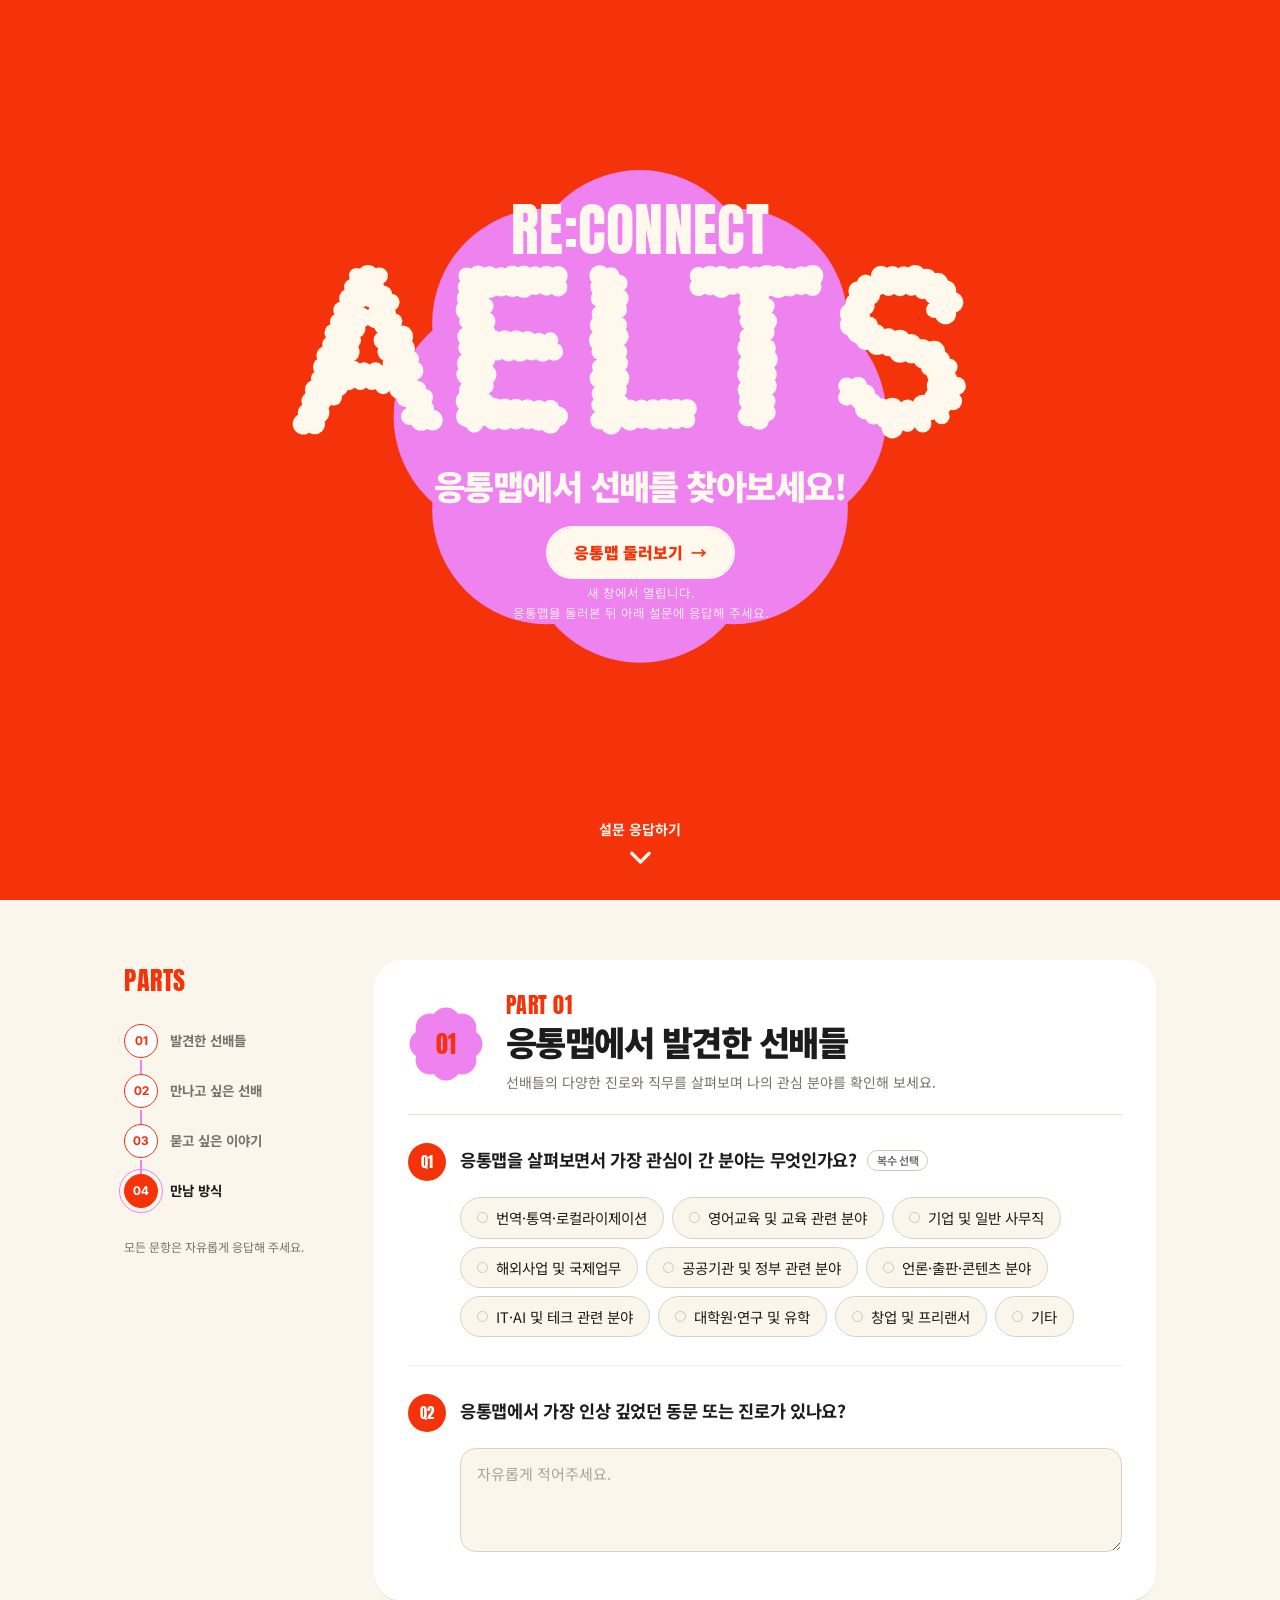
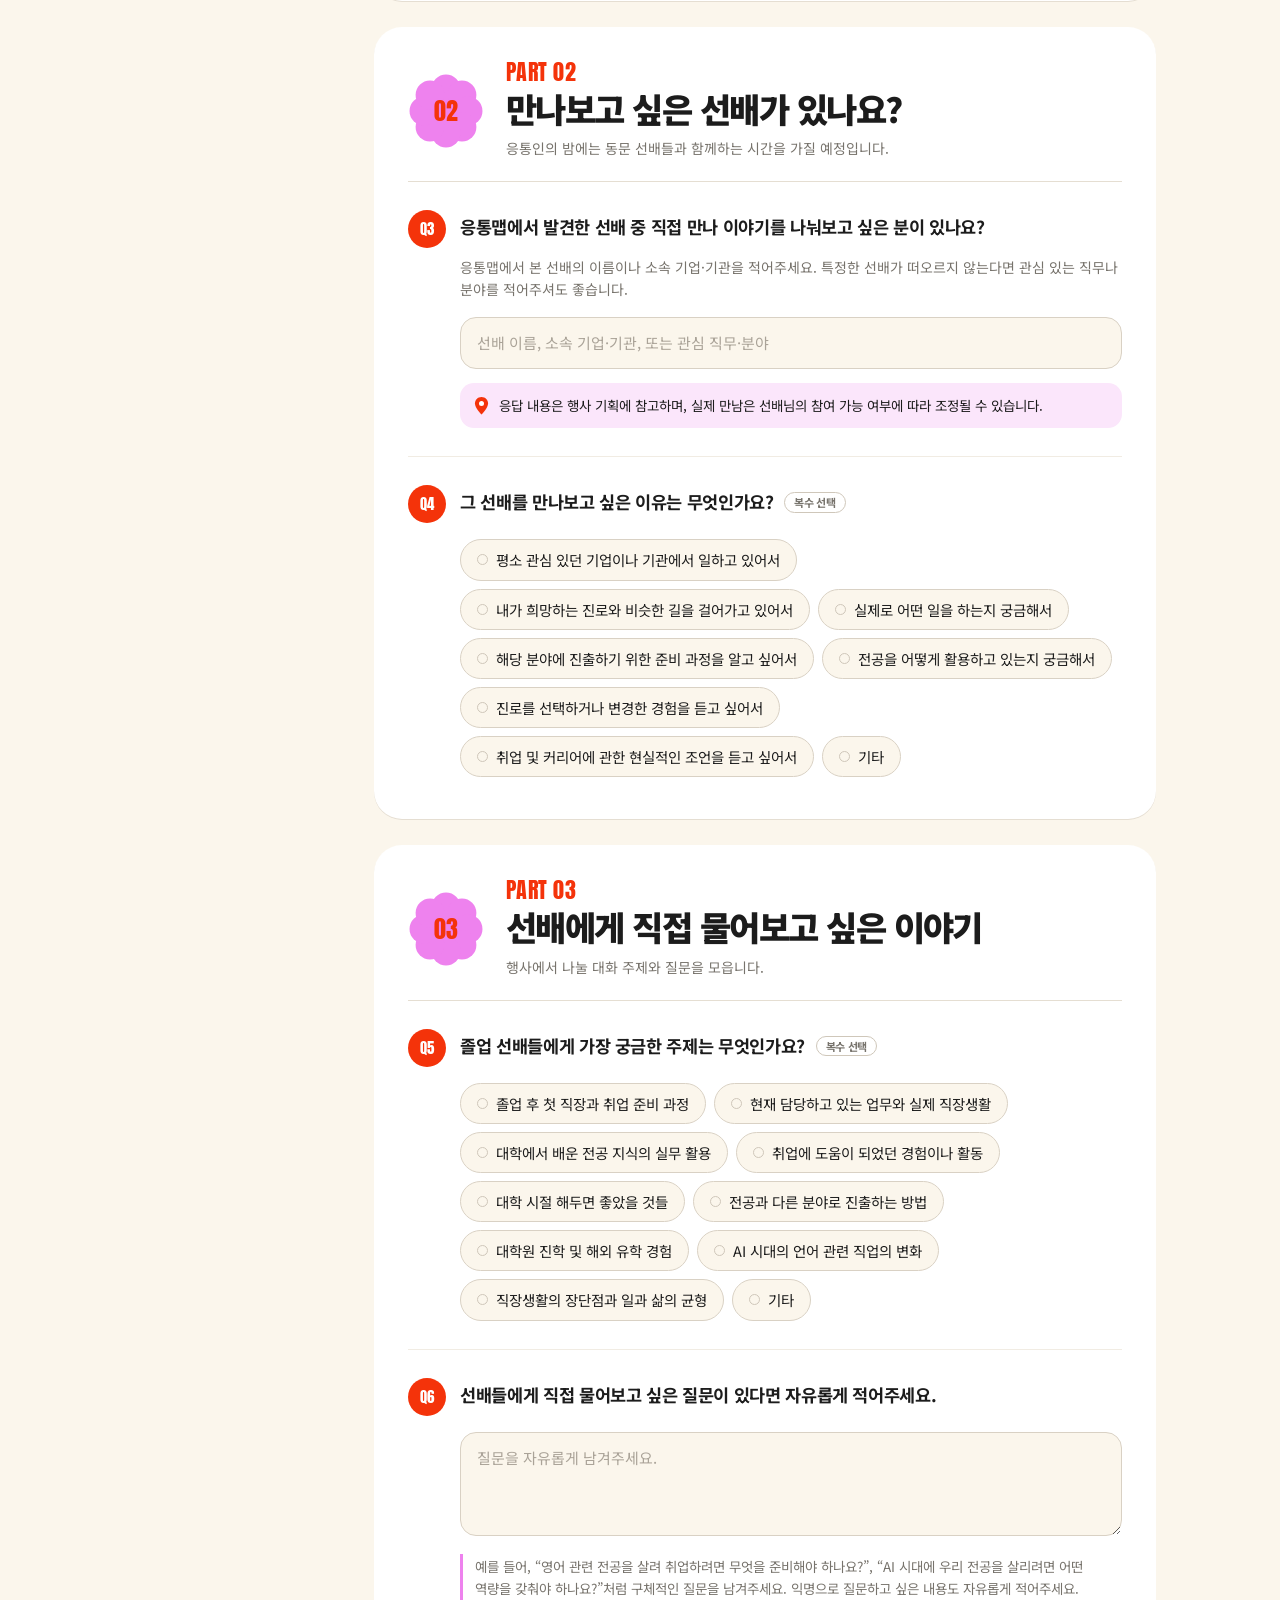
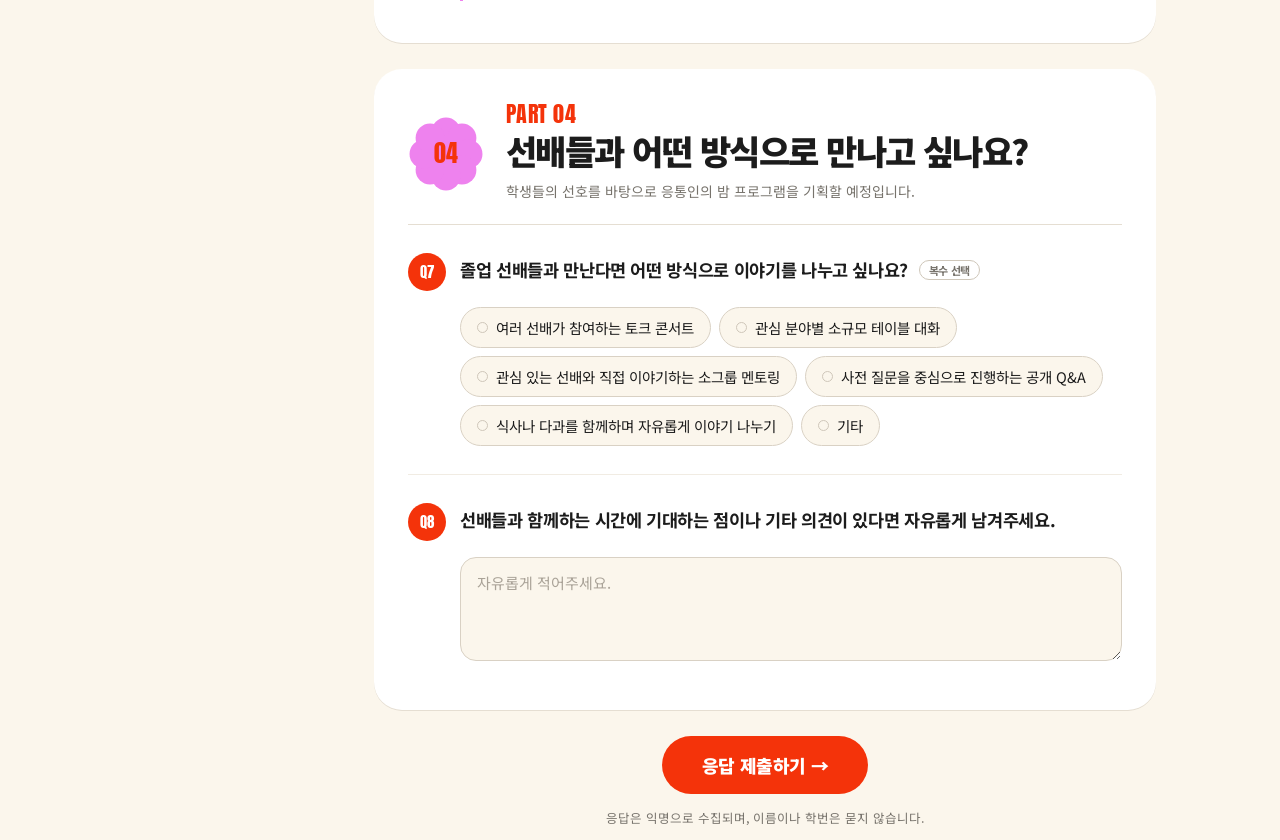
<file: alumni/survey/index.html>
<!DOCTYPE html>
<html lang="ko">
<head>
<meta charset="utf-8">
<meta name="viewport" content="width=device-width, initial-scale=1">
<meta name="description" content="응통맵에서 선배를 찾아보세요! 경희대학교 응용영어통번역학과 재학생 설문">
<meta property="og:type" content="website">
<meta property="og:site_name" content="RE:CONNECT AELTS">
<meta property="og:url" content="https://haeinpark-117.github.io/alumni/survey/">
<meta property="og:title" content="RE:CONNECT AELTS · 응통맵 재학생 설문">
<meta property="og:description" content="응통맵에서 선배를 찾아보세요! 응통인의 밤에서 만나고 싶은 선배와 듣고 싶은 이야기를 알려 주세요.">
<meta property="og:image" content="https://haeinpark-117.github.io/alumni/og.png">
<meta property="og:image:width" content="1200">
<meta property="og:image:height" content="630">
<meta name="twitter:card" content="summary_large_image">
<link rel="icon" href="/alumni/favicon.svg" type="image/svg+xml">
<link rel="icon" type="image/png" sizes="32x32" href="/alumni/favicon-32.png">
<link rel="apple-touch-icon" href="/alumni/apple-touch-icon.png">
<meta name="theme-color" content="#F4330A">
<title>RE:CONNECT AELTS · 응통맵 재학생 설문</title>
<link rel="preconnect" href="https://fonts.googleapis.com">
<link rel="preconnect" href="https://fonts.gstatic.com" crossorigin>
<link href="https://fonts.googleapis.com/css2?family=Anton&family=Archivo+Black&family=Inter+Tight:wght@500;600;700&family=Noto+Sans+KR:wght@400;500;700;900&display=swap" rel="stylesheet">
<style>
:root{
  --blue:#1C1C1C; --orange:#F4330A; --pink:#EE82EE; --pink-soft:#FBE6FB;
  --ivory:#FBF6EC; --cream:#FFF8EC; --white:#FFFFFF; --ink:#1C1C1C; --muted:#77736C; --line:#E5DED2;
}
*{box-sizing:border-box;margin:0;padding:0}
html{scroll-behavior:smooth}
body{font-family:"Noto Sans KR",system-ui,sans-serif;line-height:1.6;color:var(--ink);background:var(--ivory);-webkit-font-smoothing:antialiased}
a{color:inherit}
.wrap{max-width:880px;margin:0 auto;padding:0 24px}

/* switcher */
.switch{position:sticky;top:0;z-index:40;display:flex;align-items:center;gap:6px;padding:8px 12px;background:#111;color:#fff;font-family:"Inter Tight",sans-serif;font-size:13px;overflow-x:auto}
.switch b{font-weight:700;margin-right:8px;white-space:nowrap}
.switch button{font:inherit;font-weight:600;color:#bbb;background:transparent;border:1px solid #444;border-radius:20px;padding:5px 12px;cursor:pointer;white-space:nowrap}
.switch button[aria-pressed="true"]{background:#fff;color:#111;border-color:#fff}
.switch .note{margin-left:auto;color:#888;white-space:nowrap;padding-left:10px}

/* ===== hero (shared, calmer) ===== */
.hero{background:var(--blue);color:#FFF3E6;overflow:hidden;position:relative}
.hero .grid{display:grid;grid-template-columns:1fr 1.05fr;align-items:center;gap:10px;min-height:560px}
.hero .text{padding:56px 0 56px}
.hero .eyebrow{font-family:"Inter Tight";font-weight:600;font-size:13px;letter-spacing:.08em;text-transform:uppercase;opacity:.8}
.hero h1{font-family:"Inter Tight";font-weight:600;font-size:clamp(44px,7.4vw,78px);line-height:.95;letter-spacing:-.04em;margin-top:14px}
.hero h1 span{color:var(--pink)}
.hero .kr{font-weight:900;font-size:clamp(22px,3.4vw,30px);letter-spacing:-.04em;margin-top:16px}
.hero .sub{font-size:15px;opacity:.9;margin-top:4px}
.hero .intro{font-size:14.5px;margin-top:16px;opacity:.88;max-width:420px;word-break:keep-all}
.hero .cta{display:inline-flex;align-items:center;gap:10px;margin-top:24px;background:var(--orange);color:#FFF3E6;font-weight:700;text-decoration:none;padding:14px 26px;border-radius:999px;transition:transform .15s}
.hero .cta:hover{transform:translateY(-2px)}
.hero .cta-note{font-size:12.5px;opacity:.7;margin-top:10px}
.hero .meta{display:flex;gap:22px;margin-top:28px;padding-top:16px;border-top:1px solid rgba(255,243,230,.3);font-size:12.5px;line-height:1.4}
.hero .meta b{display:block;font-family:"Inter Tight";font-weight:700;color:var(--pink);font-size:11.5px;letter-spacing:.06em}
.hero svg{width:100%;height:auto;display:block}
@media (max-width:760px){
  .hero .grid{grid-template-columns:1fr;min-height:0}
  .hero svg{order:-1;margin:0 -24px;width:calc(100% + 48px)}
  .hero .text{padding:6px 0 44px}
}

/* ===== shared question styles ===== */
.q{padding:28px 0}
.q-top{display:flex;gap:14px;align-items:flex-start}
.q-no{flex:none;width:38px;height:38px;border-radius:50%;background:var(--orange);color:#fff;font-family:"Inter Tight";font-weight:700;font-size:13px;display:flex;align-items:center;justify-content:center}
.q h3{font-size:17.5px;font-weight:700;letter-spacing:-.02em;line-height:1.5;word-break:keep-all;padding-top:4px}
.badge{display:inline-block;font-size:11px;font-weight:700;border-radius:20px;padding:1px 9px;margin-left:6px;vertical-align:2px;white-space:nowrap;color:var(--muted);border:1.2px solid #CFC7BA}
.badge.req{color:var(--orange);border-color:var(--orange)}
.help{font-size:14px;color:var(--muted);margin:8px 0 0 52px;word-break:keep-all}
.q-body{margin:16px 0 0 52px}
.chips{display:flex;flex-wrap:wrap;gap:8px}
.chip{position:relative}
.chip input{position:absolute;opacity:0;pointer-events:none}
.chip label{display:inline-flex;align-items:center;gap:8px;cursor:pointer;font-size:14.5px;user-select:none;border:1.5px solid #D9D1C4;background:var(--white);color:var(--ink);border-radius:999px;padding:8px 16px;transition:all .15s}
.chip label:hover{border-color:var(--orange)}
.chip label::before{content:"";width:9px;height:9px;border-radius:50%;border:1.5px solid #CFC7BA;flex:none;transition:all .15s}
.chip input:checked + label{background:var(--orange);border-color:var(--orange);color:#fff;font-weight:700}
.chip input:checked + label::before{background:var(--pink);border-color:var(--pink)}
.chip input:disabled + label{opacity:.35;cursor:not-allowed}
.chip input:focus-visible + label{outline:3px solid var(--blue);outline-offset:2px}
.etc{margin-top:12px;display:none}.etc.show{display:block}
.counter{font-family:"Inter Tight";font-size:12.5px;font-weight:700;margin-top:10px;color:var(--muted)}
.counter.full{color:var(--orange)}
input[type=text],textarea{width:100%;font:inherit;font-size:15px;padding:13px 16px;resize:vertical;background:var(--white);border:1.5px solid #D9D1C4;border-radius:16px;color:var(--ink)}
textarea{min-height:104px}
input[type=text]:focus,textarea:focus{outline:none;border-color:var(--blue);box-shadow:0 0 0 3px rgba(35,80,240,.12)}
::placeholder{color:#AAA398}
.example{margin-top:12px;font-size:13.5px;color:var(--muted);padding:2px 0 2px 12px;border-left:3px solid var(--pink);word-break:keep-all}
.notice{margin-top:14px;font-size:13.5px;padding:12px 14px;display:flex;gap:10px;background:var(--pink-soft);border-radius:14px;word-break:keep-all}
.notice svg{flex:none;width:15px;color:var(--orange)}
.err{display:none;color:var(--orange);font-weight:700;font-size:13.5px;margin-top:10px}
.q.invalid .err{display:block}
.q.invalid .q-no{background:var(--blue)}
.submit{font-family:"Noto Sans KR";font-weight:900;font-size:17px;letter-spacing:-.02em;padding:16px 40px;cursor:pointer;background:var(--blue);color:#fff;border:none;border-radius:999px;transition:transform .15s}
.submit:hover{transform:translateY(-2px)}
.btn2{font:inherit;font-weight:700;font-size:15px;padding:14px 26px;border-radius:999px;cursor:pointer;background:transparent;border:1.5px solid var(--ink);color:var(--ink)}
.finish{padding:48px 0 80px;text-align:center}
.finish small{display:block;margin-top:14px;font-size:12.5px;color:var(--muted)}
@media (max-width:640px){.help,.q-body{margin-left:0}}

/* part head bits (shared markup) */
.ph-circle{flex:none;position:relative;width:64px;height:64px}
.ph-circle .o{position:absolute;inset:0;border-radius:50%;background:var(--orange);color:#fff;display:flex;align-items:center;justify-content:center;font-family:"Inter Tight";font-weight:700;font-size:18px;z-index:1}
.ph-circle .p{position:absolute;width:64px;height:64px;border-radius:50%;background:var(--pink);left:22px;top:-6px;z-index:0}
.part-head{display:flex;gap:22px;align-items:center}
.part-head .lbl{font-family:"Inter Tight";font-weight:700;font-size:12px;letter-spacing:.1em;color:var(--orange)}
.part-head h2{font-weight:900;font-size:clamp(24px,4.4vw,34px);letter-spacing:-.045em;line-height:1.2;word-break:keep-all}
.part-head .purpose{font-size:14px;color:var(--muted);margin-top:4px;word-break:keep-all}

/* index (used by v2 / v3) */
.index{display:none}
.index ol{list-style:none}
.index button{font:inherit;background:none;border:none;cursor:pointer;text-align:left;color:inherit;display:flex;align-items:center;gap:12px;width:100%}
.index .dot{flex:none;width:34px;height:34px;border-radius:50%;border:1.5px solid #CFC7BA;display:flex;align-items:center;justify-content:center;font-family:"Inter Tight";font-weight:700;font-size:12px;color:var(--muted);background:var(--white);transition:all .2s;position:relative}
.index .t{font-size:13.5px;font-weight:700;line-height:1.3;color:var(--muted);word-break:keep-all}
.index li.on .dot{background:var(--orange);border-color:var(--orange);color:#fff;box-shadow:12px 0 0 -4px var(--pink)}
.index li.on .t{color:var(--ink)}
.index li.past .dot{border-color:var(--orange);color:var(--orange)}

/* ======================================================
   06-A  IVORY FLOW  — single column, airy, hairlines
   ====================================================== */
[data-v="a"] .part{padding:64px 0 10px}
[data-v="a"] .part + .part{border-top:1px solid var(--line)}
[data-v="a"] .part-head{margin-bottom:12px}
[data-v="a"] .q + .q{border-top:1px dashed var(--line)}
[data-v="a"] .ribbon-div{display:block}
.ribbon-div{display:none;height:40px;margin:0 auto;max-width:880px}

/* ======================================================
   06-B  SIDE INDEX — sticky index left, white cards right
   ====================================================== */
[data-v="b"] .layout{display:grid;grid-template-columns:210px 1fr;gap:40px;max-width:1080px;margin:0 auto;padding:56px 24px 0}
[data-v="b"] .index{display:block;position:sticky;top:70px;align-self:start}
[data-v="b"] .index h4{font-family:"Inter Tight";font-weight:700;font-size:12px;letter-spacing:.1em;color:var(--muted);margin-bottom:14px}
[data-v="b"] .index li{padding:8px 0;position:relative}
[data-v="b"] .index li:not(:last-child)::after{content:"";position:absolute;left:16px;top:44px;width:2px;height:22px;background:var(--line)}
[data-v="b"] .index li.past:not(:last-child)::after{background:var(--pink)}
[data-v="b"] .index .mini{margin-top:22px;font-size:12px;color:var(--muted);line-height:1.5}
[data-v="b"] .forms .wrap{padding:0;max-width:none}
[data-v="b"] .part{background:var(--white);border-radius:28px;padding:34px 34px 14px;margin-bottom:26px;box-shadow:0 1px 0 var(--line)}
[data-v="b"] .part-head{padding-bottom:20px;border-bottom:1px solid var(--line)}
[data-v="b"] .q + .q{border-top:1px solid #F1ECE3}
[data-v="b"] .chip label{background:var(--ivory)}
[data-v="b"] input[type=text],[data-v="b"] textarea{background:var(--ivory)}
[data-v="b"] .finish{padding:20px 0 80px}
@media (max-width:860px){
  [data-v="b"] .layout{grid-template-columns:1fr;gap:0;padding-top:0}
  [data-v="b"] .index{position:sticky;top:41px;z-index:5;background:var(--ivory);margin:0 -24px;padding:10px 24px;border-bottom:1px solid var(--line)}
  [data-v="b"] .index h4,[data-v="b"] .index .mini,[data-v="b"] .index .t{display:none}
  [data-v="b"] .index ol{display:flex;gap:10px}
  [data-v="b"] .index li{padding:0}
  [data-v="b"] .index li::after{display:none}
  [data-v="b"] .part{padding:26px 20px 8px;margin-top:20px}
}

/* ======================================================
   06-C  STEP CARDS — one part at a time
   ====================================================== */
[data-v="c"] .layout{max-width:820px;margin:0 auto;padding:0 24px}
[data-v="c"] .index h4,[data-v="c"] .index .mini{display:none}
[data-v="c"] .index{display:block;margin:-38px 0 0;position:relative;z-index:3}
[data-v="c"] .index ol{display:grid;grid-template-columns:repeat(4,1fr);background:var(--white);border-radius:999px;padding:8px;box-shadow:0 10px 30px rgba(20,30,90,.12)}
[data-v="c"] .index li{position:relative}
[data-v="c"] .index button{justify-content:center;padding:4px 6px}
[data-v="c"] .index .t{font-size:12.5px}
[data-v="c"] .index li:not(:last-child)::after{content:"";position:absolute;right:-6px;top:50%;width:12px;height:2px;background:var(--line)}
[data-v="c"] .forms .wrap{padding:0}
[data-v="c"] .part{display:none;background:var(--white);border-radius:30px;padding:38px 38px 16px;margin-top:28px;position:relative;overflow:hidden}
[data-v="c"] .part.active{display:block;animation:fade .35s ease}
@keyframes fade{from{opacity:0;transform:translateY(8px)}to{opacity:1;transform:none}}
[data-v="c"] .part::before{content:"";position:absolute;right:-60px;top:-60px;width:180px;height:180px;border-radius:50%;background:var(--orange);opacity:.12}
[data-v="c"] .part::after{content:"";position:absolute;right:30px;top:-80px;width:180px;height:180px;border-radius:50%;background:var(--pink);opacity:.18}
[data-v="c"] .part-head{position:relative;z-index:1;padding-bottom:12px}
[data-v="c"] .q + .q{border-top:1px solid #F1ECE3}
[data-v="c"] .chip label{background:var(--ivory)}
[data-v="c"] input[type=text],[data-v="c"] textarea{background:var(--ivory)}
[data-v="c"] .stepnav{display:flex;justify-content:space-between;align-items:center;gap:10px;padding:26px 0 0}
[data-v="c"] .stepnav .pos{font-family:"Inter Tight";font-weight:700;font-size:13px;color:var(--muted)}
[data-v="c"] .finish{display:none}
.stepnav{display:none}
[data-v="c"] .stepnav{display:flex}
@media (max-width:640px){
  [data-v="c"] .index .t{display:none}
  [data-v="c"] .part{padding:28px 20px 10px}
}

/* done */
.done{display:none;position:fixed;inset:0;z-index:60;overflow:auto;background:var(--ivory)}
.done.show{display:block}
.done-top{background:var(--blue);color:#FFF3E6;position:relative;overflow:hidden}
.done-top .wrap{padding:70px 24px 60px;position:relative;z-index:1}
.done-top svg{position:absolute;right:-40px;top:-30px;width:420px;opacity:.95}
.done h2{font-family:"Inter Tight";font-weight:600;font-size:clamp(56px,11vw,104px);line-height:.92;letter-spacing:-.045em}
.done h2 span{color:var(--pink)}
.done .slogan{font-weight:900;font-size:clamp(20px,4vw,28px);letter-spacing:-.04em;line-height:1.35;margin-top:22px;word-break:keep-all}
.done .thanks{margin-top:10px;font-size:15px;opacity:.85}
.summary{background:var(--white);border-radius:24px;padding:22px 24px;margin-top:34px}
.summary h4{font-family:"Inter Tight";font-size:12px;letter-spacing:.12em;text-transform:uppercase;color:var(--orange);border-bottom:1px solid var(--line);padding-bottom:8px;margin-bottom:10px}
.summary dl{display:grid;grid-template-columns:40px 1fr;gap:8px 12px;font-size:14px}
.summary dt{font-family:"Inter Tight";font-weight:700;color:var(--orange)}
.back{margin:24px 0 60px}

/* ===== 07 hero ===== */
.hero7{position:relative;overflow:hidden;background:var(--orange);color:var(--cream);text-align:center;padding:64px 20px 0}
.hero7 .flower{position:absolute;left:50%;top:10px;width:min(1040px,165vw);transform:translateX(-50%);z-index:0}
.h7{position:relative;z-index:1;max-width:820px;width:100%;margin:0 auto}
.h7-top{font-family:"Anton",sans-serif;font-size:clamp(30px,6.4vw,62px);line-height:1.02;letter-spacing:.005em}
.h7-kr{font-weight:900;font-size:clamp(26px,5.4vw,46px);letter-spacing:-.045em;line-height:1.15;margin-top:18px}
.h7-ellipse{margin:34px auto 0;max-width:640px;border:2.5px solid var(--cream);border-radius:50%;padding:30px 60px}
.h7-ellipse p{font-weight:700;font-size:clamp(14px,2.2vw,18px);line-height:1.45;word-break:keep-all}
.h7-mid{font-weight:900;font-size:clamp(20px,4vw,34px);letter-spacing:-.04em;line-height:1.25;margin-top:34px}
.h7-mid .en{font-family:"Anton","Noto Sans KR",sans-serif;font-weight:400;letter-spacing:.01em}
.h7-cta{display:inline-block;margin-top:28px;background:var(--cream);color:var(--orange);font-weight:900;font-size:17px;text-decoration:none;padding:15px 30px;border-radius:999px;transition:transform .15s}
.h7-cta:hover{transform:translateY(-2px)}
.h7-note{font-size:12.5px;margin-top:10px;opacity:.9}
.hero7 .bubbles{position:relative;z-index:1;display:block;width:100%;max-width:1080px;margin:36px auto -6px}
@media (max-width:640px){.h7-ellipse{padding:24px 30px}.hero7{padding-top:44px}}

/* ===== 07 overrides ===== */
[data-v="b"] .layout{padding-top:60px}
[data-v="b"] .index{top:24px}
[data-v="b"] .index h4{font-family:"Anton";font-weight:400;font-size:26px;letter-spacing:.02em;color:var(--orange)}
[data-v="b"] .index li.on .dot{box-shadow:none;background:var(--orange)}
[data-v="b"] .index li.on .dot::after{content:"";position:absolute;inset:-6px;border-radius:50%;border:1.5px solid var(--pink)}
.part-head .lbl{font-family:"Anton";font-weight:400;font-size:22px;letter-spacing:.02em;color:var(--orange);line-height:1}
.part-head h2{margin-top:6px}
.part-head .purpose{display:inline-block;margin-top:12px;border:1.5px solid var(--orange);border-radius:50%;padding:8px 26px;color:var(--ink);font-size:13.5px}
.ph-flower{flex:none;width:76px;height:76px;position:relative}
.ph-flower svg{position:absolute;inset:0;width:100%;height:100%}
.ph-flower span{position:absolute;inset:0;display:flex;align-items:center;justify-content:center;font-family:"Anton";font-size:24px;color:var(--orange)}
.q-no{font-family:"Anton";font-weight:400;font-size:15px;letter-spacing:.02em}
.chip input:checked + label::before{background:var(--cream);border-color:var(--cream)}
.chip label:hover{border-color:var(--pink)}
input[type=text]:focus,textarea:focus{border-color:var(--orange);box-shadow:0 0 0 3px rgba(238,130,238,.28)}
.submit{background:var(--orange);font-size:18px}
.done-top{background:var(--orange)}
.done h2{font-family:"Anton";font-weight:400;letter-spacing:.005em;text-transform:uppercase}
.done h2 span{color:var(--pink)}
@media (max-width:640px){.part-head{flex-direction:column;align-items:flex-start;gap:10px}.ph-flower{width:58px;height:58px}.ph-flower span{font-size:19px}.part-head .purpose{border-radius:22px;padding:8px 16px}}
@media (max-width:860px){[data-v="b"] .index{top:0}[data-v="b"] .layout{padding-top:0}}

/* compact hero: fits one screen */
.hero7{min-height:calc(100svh - 0px);display:flex;flex-direction:column;justify-content:center;padding:28px 20px 0}
.hero7 .flower{top:50%;transform:translate(-50%,-56%);width:min(560px,104vw)}
.h7-top{font-size:clamp(26px,4.2vw,44px)}
.h7-kr{font-size:clamp(22px,3.6vw,34px);margin-top:10px}
.h7-ellipse{margin-top:18px;max-width:520px;padding:18px 44px}
.h7-ellipse p{font-size:clamp(13px,1.6vw,15px)}
.h7-mid{font-size:clamp(17px,2.6vw,24px);margin-top:26px}
.h7-cta{margin-top:22px;padding:12px 26px;font-size:16px}
.h7-note{margin-top:6px}
.hero7 .bubbles{max-width:min(760px,96vw);margin:0 auto 4px}
.hero7{padding-bottom:28px}
.h7-top{font-size:clamp(34px,5.6vw,58px);line-height:1}
@media (max-width:640px){.h7-ellipse{padding:16px 24px}}

/* ===== CTA hover options ===== */
.h7-cta{position:relative;isolation:isolate;overflow:visible;display:inline-flex;align-items:center;justify-content:center;transition:transform .25s cubic-bezier(.3,1.6,.5,1),color .25s,background .25s}
.h7-cta .lbl{position:relative;z-index:2;display:inline-flex;gap:8px;align-items:center}
.h7-cta .arr{display:inline-block;transition:transform .25s}
.h7-cta .mq,.h7-cta .pin,.h7-cta .dots{display:none}
.h7-cta:hover{transform:none}

/* A: fill sweep */
.fx-a{overflow:hidden}
.fx-a::before{content:"";position:absolute;inset:0;background:#1C1C1C;border-radius:inherit;transform:scaleX(0);transform-origin:left;transition:transform .35s ease;z-index:1}
.fx-a:hover{transform:scale(1.08);color:var(--cream)}
.fx-a:hover::before{transform:scaleX(1)}
.fx-a:hover .arr{transform:translateX(6px)}

/* B: pin drop + ring */
.fx-b .pin{display:block;position:absolute;left:50%;top:-34px;width:26px;margin-left:-13px;opacity:0;transform:translateY(-24px);z-index:3}
.fx-b::after{content:"";position:absolute;inset:-2px;border-radius:inherit;border:2.5px solid var(--cream);opacity:0}
.fx-b:hover{transform:scale(1.1)}
.fx-b:hover .pin{animation:drop .55s cubic-bezier(.3,1.5,.5,1) forwards}
.fx-b:hover::after{animation:ring 1.2s ease-out infinite}
@keyframes drop{0%{opacity:0;transform:translateY(-26px)}60%{opacity:1;transform:translateY(3px)}100%{opacity:1;transform:translateY(0)}}
@keyframes ring{0%{opacity:.9;transform:scale(1)}100%{opacity:0;transform:scale(1.45,1.9)}}

/* C: bubble burst */
.fx-c .dots{display:block;position:absolute;left:50%;top:50%;z-index:0;pointer-events:none}
.fx-c .dots i{position:absolute;width:16px;height:16px;margin:-8px;border-radius:50%;background:var(--cream);transform:translate(0,0) scale(.2);opacity:0;transition:transform .45s cubic-bezier(.2,1.4,.4,1),opacity .3s}
.fx-c .dots i:nth-child(3n){width:11px;height:11px;margin:-5.5px}
.fx-c .dots i:nth-child(4n){width:21px;height:21px;margin:-10.5px}
.fx-c:hover{transform:scale(1.1) rotate(-3deg)}
.fx-c:hover .dots i{transform:translate(var(--x),var(--y)) scale(1);opacity:1}
.fx-c:hover .arr{transform:translateX(5px)}

/* D: marquee */
.fx-d{overflow:hidden}
.fx-d .mq{display:flex;position:absolute;inset:0;align-items:center;white-space:nowrap;opacity:0;z-index:2}
.fx-d .mq span{flex:none;padding-right:0}
.fx-d:hover{background:#1C1C1C;color:var(--cream);transform:scale(1.08)}
.fx-d:hover .lbl{opacity:0}
.fx-d:hover .mq{opacity:1}
.fx-d:hover .mq span{animation:mq 4s linear infinite}
@keyframes mq{to{transform:translateX(-100%)}}

/* E: always-on pulse (works on phones too) + fill on hover */
.fx-e::after{content:"";position:absolute;inset:-2px;border-radius:inherit;border:2.5px solid var(--cream);animation:ring 1.8s ease-out infinite;z-index:-1}
.fx-e{animation:nudge 2.4s ease-in-out infinite}
.fx-e:hover{animation:none;transform:scale(1.1);background:#1C1C1C;color:var(--cream)}
.fx-e:hover .arr{transform:translateX(6px)}
@keyframes nudge{0%,70%,100%{transform:scale(1)}80%{transform:scale(1.07) rotate(-2deg)}90%{transform:scale(1.03) rotate(1.5deg)}}

/* demo picker */

/* ===== production tweaks ===== */
.sendErr{margin-top:12px;font-size:14px;font-weight:700;color:var(--orange);word-break:keep-all}
.sendErr a{color:inherit}
.submit:disabled{opacity:.6;cursor:wait;transform:none}
a.btn2{display:inline-block;text-decoration:none}
@media (max-width:640px){
  input[type=text],textarea{font-size:16px} /* iOS 확대 방지 */
  .chip label{font-size:15px;padding:10px 16px}
  .q h3{font-size:17px}
  .finish{padding:28px 0 64px}
  .submit{width:100%}
  .done-top svg{width:300px;right:-90px;top:-40px;opacity:.6}
}
.hero7{padding-top:max(28px, env(safe-area-inset-top))}

/* mobile hero fit */
@keyframes ringS{0%{opacity:.9;transform:scale(1)}100%{opacity:0;transform:scale(1.18,1.5)}}
.fx-e::after{animation-name:ringS}
@media (max-width:640px){
  .hero7 .flower{width:132vw;transform:translate(-50%,-53%)}
  .h7-note{font-size:11.5px;max-width:290px;margin:8px auto 0;word-break:keep-all}
}
/* scroll cue to survey */
.hero7{padding-bottom:104px}
.scroll-cue{position:absolute;left:50%;bottom:max(22px,env(safe-area-inset-bottom));transform:translateX(-50%);z-index:2;display:flex;flex-direction:column;align-items:center;gap:2px;color:var(--cream);text-decoration:none;font-weight:700;font-size:14px;letter-spacing:-.01em;padding:6px 14px}
.scroll-cue svg{width:30px;height:30px;animation:bob 1.6s ease-in-out infinite}
@keyframes bob{0%,100%{transform:translateY(0)}50%{transform:translateY(8px)}}
.part{scroll-margin-top:16px}
@media (max-width:860px){.part{scroll-margin-top:72px}}
@media (prefers-reduced-motion:reduce){.scroll-cue svg{animation:none}}
/* purpose line: plain text, no oval */
.part-head .purpose,.part-head .purpose{border:none;border-radius:0;padding:0;margin-top:8px;color:var(--muted);font-size:14px}
</style>
</head>
<body data-v="b">



<header class="hero7">
  <svg class="flower" viewBox="0 0 1000 1000" aria-hidden="true"><g fill="#EE82EE" id="flowerG"></g></svg>
  <div class="h7">
    <p class="h7-top">RE:CONNECT</p>
    <svg class="bubbles" id="bubbles" viewBox="0 0 1000 260" aria-label="AELTS"></svg>
    <p class="h7-kr">응통맵에서 선배를 찾아보세요!</p>
    <a class="h7-cta fx-e" id="cta" href="https://haeinpark-117.github.io/alumni/" target="_blank" rel="noopener">
      <span class="lbl">응통맵 둘러보기 <b class="arr">→</b></span>
      <span class="mq" aria-hidden="true"><span>응통맵 둘러보기 → 선배 찾으러 가기 → 응통맵 둘러보기 → 선배 찾으러 가기 →&nbsp;</span><span>응통맵 둘러보기 → 선배 찾으러 가기 → 응통맵 둘러보기 → 선배 찾으러 가기 →&nbsp;</span></span>
      <svg class="pin" viewBox="0 0 24 30" aria-hidden="true"><path d="M12 1C6 1 1.5 5.5 1.5 11.5 1.5 19 12 29 12 29s10.5-10 10.5-17.5C22.5 5.5 18 1 12 1z" fill="#FFF8EC"/><circle cx="12" cy="11.5" r="4.2" fill="#F4330A"/></svg>
      <i class="dots" aria-hidden="true"><i style="--x:-92px;--y:-30px"></i><i style="--x:-70px;--y:34px"></i><i style="--x:-20px;--y:-46px"></i><i style="--x:30px;--y:44px"></i><i style="--x:80px;--y:-38px"></i><i style="--x:104px;--y:18px"></i><i style="--x:-110px;--y:6px"></i><i style="--x:10px;--y:52px"></i><i style="--x:58px;--y:-52px"></i></i>
    </a>
    <p class="h7-note">새 창에서 열립니다.<br>응통맵을 둘러본 뒤 아래 설문에 응답해 주세요.</p>
  </div>
  <a class="scroll-cue" href="#part1" aria-label="설문으로 내려가기"><span>설문 응답하기</span><svg viewBox="0 0 24 24" aria-hidden="true"><path d="M5 9l7 7 7-7" fill="none" stroke="currentColor" stroke-width="2.6" stroke-linecap="round" stroke-linejoin="round"/></svg></a>
</header>

<div class="layout">
  <nav class="index" aria-label="파트 목차">
    <h4>PARTS</h4>
    <ol id="indexList"></ol>
    <p class="mini">모든 문항은 자유롭게 응답해 주세요.</p>
  </nav>
  <div class="forms">
    <form id="survey" novalidate></form>
  </div>
</div>

<div class="done" id="done" role="dialog" aria-modal="true" aria-labelledby="doneTitle">
  <div class="done-top">
    <svg viewBox="0 0 420 300" id="doneSvg" aria-hidden="true"></svg>
    <div class="wrap">
      <h2 id="doneTitle">Thank you.<br><span>See you on 11.26.</span></h2>
      <p class="slogan">응통맵에서 선배를 발견하고,<br>응통인의 밤에서 선배를 만나다.</p>
      <p class="thanks">응답해 주셔서 감사합니다. 11월 26일 응통인의 밤에서 만나요.</p>
    </div>
  </div>
  <div class="wrap">
    <div class="summary"><h4>Your Answers · 응답 확인</h4><dl id="summary"></dl></div>
    <a class="btn2 back" href="https://haeinpark-117.github.io/alumni/" target="_blank" rel="noopener">응통맵 다시 보기 →</a>
  </div>
</div>

<script>
const FORM_URL = 'https://docs.google.com/forms/d/e/1FAIpQLSdzC4nwG5Q8-XdTc2hNsAgLDMQnftNZX0Yx7DufMuAL_LU-uA/viewform';
const ENDPOINT = 'https://script.google.com/macros/s/AKfycbwy6ox01PW1xraXkO4a39U3G90bZnuBaT16BpoLS6Zf4DKHW-Xt0TblPKo4hIfKIA/exec';
const PARTS = [
  {no:1, title:"응통맵에서 발견한 선배들", short:"발견한 선배들", purpose:"선배들의 다양한 진로와 직무를 살펴보며 나의 관심 분야를 확인해 보세요.", qs:[
    {n:1, multi:true, text:"응통맵을 살펴보면서 가장 관심이 간 분야는 무엇인가요?", opts:["번역·통역·로컬라이제이션","영어교육 및 교육 관련 분야","기업 및 일반 사무직","해외사업 및 국제업무","공공기관 및 정부 관련 분야","언론·출판·콘텐츠 분야","IT·AI 및 테크 관련 분야","대학원·연구 및 유학","창업 및 프리랜서","기타"]},
    {n:2, area:true, text:"응통맵에서 가장 인상 깊었던 동문 또는 진로가 있나요?", ph:"자유롭게 적어주세요."}
  ]},
  {no:2, title:"만나보고 싶은 선배가 있나요?", short:"만나고 싶은 선배", purpose:"응통인의 밤에는 동문 선배들과 함께하는 시간을 가질 예정입니다.", qs:[
    {n:3, line:true, text:"응통맵에서 발견한 선배 중 직접 만나 이야기를 나눠보고 싶은 분이 있나요?", help:"응통맵에서 본 선배의 이름이나 소속 기업·기관을 적어주세요. 특정한 선배가 떠오르지 않는다면 관심 있는 직무나 분야를 적어주셔도 좋습니다.", ph:"선배 이름, 소속 기업·기관, 또는 관심 직무·분야", notice:"응답 내용은 행사 기획에 참고하며, 실제 만남은 선배님의 참여 가능 여부에 따라 조정될 수 있습니다."},
    {n:4, multi:true, text:"그 선배를 만나보고 싶은 이유는 무엇인가요?", opts:["평소 관심 있던 기업이나 기관에서 일하고 있어서","내가 희망하는 진로와 비슷한 길을 걸어가고 있어서","실제로 어떤 일을 하는지 궁금해서","해당 분야에 진출하기 위한 준비 과정을 알고 싶어서","전공을 어떻게 활용하고 있는지 궁금해서","진로를 선택하거나 변경한 경험을 듣고 싶어서","취업 및 커리어에 관한 현실적인 조언을 듣고 싶어서","기타"]}
  ]},
  {no:3, title:"선배에게 직접 물어보고 싶은 이야기", short:"묻고 싶은 이야기", purpose:"행사에서 나눌 대화 주제와 질문을 모읍니다.", qs:[
    {n:5, multi:true, text:"졸업 선배들에게 가장 궁금한 주제는 무엇인가요?", opts:["졸업 후 첫 직장과 취업 준비 과정","현재 담당하고 있는 업무와 실제 직장생활","대학에서 배운 전공 지식의 실무 활용","취업에 도움이 되었던 경험이나 활동","대학 시절 해두면 좋았을 것들","전공과 다른 분야로 진출하는 방법","대학원 진학 및 해외 유학 경험","AI 시대의 언어 관련 직업의 변화","직장생활의 장단점과 일과 삶의 균형","기타"]},
    {n:6, area:true, text:"선배들에게 직접 물어보고 싶은 질문이 있다면 자유롭게 적어주세요.", ph:"질문을 자유롭게 남겨주세요.", example:"예를 들어, “영어 관련 전공을 살려 취업하려면 무엇을 준비해야 하나요?”, “AI 시대에 우리 전공을 살리려면 어떤 역량을 갖춰야 하나요?”처럼 구체적인 질문을 남겨주세요. 익명으로 질문하고 싶은 내용도 자유롭게 적어주세요."}
  ]},
  {no:4, title:"선배들과 어떤 방식으로 만나고 싶나요?", short:"만남 방식", purpose:"학생들의 선호를 바탕으로 응통인의 밤 프로그램을 기획할 예정입니다.", qs:[
    {n:7, multi:true, text:"졸업 선배들과 만난다면 어떤 방식으로 이야기를 나누고 싶나요?", opts:["여러 선배가 참여하는 토크 콘서트","관심 분야별 소규모 테이블 대화","관심 있는 선배와 직접 이야기하는 소그룹 멘토링","사전 질문을 중심으로 진행하는 공개 Q&A","식사나 다과를 함께하며 자유롭게 이야기 나누기","기타"]},
    {n:8, area:true, text:"선배들과 함께하는 시간에 기대하는 점이나 기타 의견이 있다면 자유롭게 남겨주세요.", ph:"자유롭게 적어주세요."}
  ]}
];
const FLOWER='<svg viewBox="0 0 100 100" aria-hidden="true"><g fill="#EE82EE"><circle cx="50" cy="50" r="24"/><circle cx="50" cy="21" r="19"/><circle cx="71" cy="29" r="19"/><circle cx="79" cy="50" r="19"/><circle cx="71" cy="71" r="19"/><circle cx="50" cy="79" r="19"/><circle cx="29" cy="71" r="19"/><circle cx="21" cy="50" r="19"/><circle cx="29" cy="29" r="19"/></g></svg>';
const PIN='<svg viewBox="0 0 24 30" aria-hidden="true"><path d="M12 1C6 1 1.5 5.5 1.5 11.5 1.5 19 12 29 12 29s10.5-10 10.5-17.5C22.5 5.5 18 1 12 1z" fill="currentColor"/><circle cx="12" cy="11.5" r="4" fill="#fff"/></svg>';
const RIBBON_DIV='<svg class="ribbon-div" viewBox="0 0 880 40" preserveAspectRatio="none" aria-hidden="true"><path d="M0 20 C120 0 200 40 320 20 S520 0 640 20 S800 40 880 18" fill="none" stroke="#F29BEF" stroke-width="6" stroke-linecap="round"/></svg>';

/* build form */
const form=document.getElementById('survey');
let h='';
PARTS.forEach((p,pi)=>{
  if(pi>0) h+=RIBBON_DIV;
  h+=`<section class="part" id="part${p.no}" data-part="${p.no}"><div class="wrap">
    <div class="part-head"><div class="ph-flower">${FLOWER}<span>0${p.no}</span></div>
    <div><div class="lbl">PART 0${p.no}</div><h2>${p.title}</h2><p class="purpose">${p.purpose}</p></div></div>`;
  p.qs.forEach(q=>{
    const badges=(q.max?`<span class="badge">최대 ${q.max}개</span>`:q.multi?'<span class="badge">복수 선택</span>':'');
    h+=`<div class="q" data-q="${q.n}" ${q.req?'data-required':''}><div class="q-top"><span class="q-no">Q${q.n}</span><h3>${q.text} ${badges}</h3></div>`;
    if(q.help) h+=`<p class="help">${q.help}</p>`;
    h+='<div class="q-body">';
    if(q.opts){
      h+=`<div class="chips" data-name="q${q.n}" ${q.max?`data-max="${q.max}"`:''}>`+q.opts.map((o,i)=>`<div class="chip"><input type="checkbox" id="q${q.n}_${i}" name="q${q.n}" value="${o}"><label for="q${q.n}_${i}">${o}</label></div>`).join('')+'</div>';
      if(q.max) h+=`<div class="counter">0 / ${q.max} 선택</div>`;
      h+=`<div class="etc"><input type="text" name="q${q.n}_etc" placeholder="기타 내용을 적어주세요"></div>`;
    }
    if(q.area) h+=`<textarea name="q${q.n}" placeholder="${q.ph}"></textarea>`;
    if(q.line) h+=`<input type="text" name="q${q.n}" placeholder="${q.ph}">`;
    if(q.example) h+=`<p class="example">${q.example}</p>`;
    if(q.notice) h+=`<div class="notice">${PIN}<span>${q.notice}</span></div>`;
    if(q.err) h+=`<p class="err">${q.err}</p>`;
    h+='</div></div>';
  });
  h+=`<div class="stepnav">${pi>0?'<button type="button" class="btn2 prev">← 이전</button>':'<span></span>'}<span class="pos">${p.no} / 4</span>${pi<3?'<button type="button" class="submit next">다음 →</button>':'<button type="submit" class="submit">응답 제출하기 →</button>'}</div>`;
  h+='</div></section>';
});
h+=`<div class="wrap finish"><button type="submit" class="submit">응답 제출하기 →</button><small>응답은 익명으로 수집되며, 이름이나 학번은 묻지 않습니다.</small><p class="sendErr" id="sendErr" role="alert"></p></div>`;
form.innerHTML=h;

/* index */
document.getElementById('indexList').innerHTML=PARTS.map(p=>`<li data-p="${p.no}"><button type="button"><span class="dot">0${p.no}</span><span class="t">${p.short}</span></button></li>`).join('');

/* hero svg: calmer cluster */
function cluster(svg,C,R,ribbon,fs){
  let s='<defs>'+C.map((c,i)=>`<clipPath id="${svg.id}c${i}"><circle cx="${c[0]}" cy="${c[1]}" r="${R}"/></clipPath>`).join('')+'</defs>';
  C.forEach(c=>s+=`<circle cx="${c[0]}" cy="${c[1]}" r="${R}" fill="#E85D2A"/>`);
  C.forEach((a,i)=>C.forEach((b,j)=>{if(j>i&&Math.hypot(a[0]-b[0],a[1]-b[1])<2*R) s+=`<g clip-path="url(#${svg.id}c${i})"><circle cx="${b[0]}" cy="${b[1]}" r="${R}" fill="#F29BEF"/></g>`;}));
  if(ribbon) s+=`<path d="${ribbon}" fill="none" stroke="#F29BEF" stroke-width="26" stroke-linecap="round"/>`;
  C.forEach(c=>{ if(!c[2]) return; s+=`<g transform="translate(${c[0]} ${c[1]}) rotate(${c[4]||0})" font-family="Inter Tight, Noto Sans KR" font-weight="700" fill="#FFF3E6" text-anchor="middle"><text y="${c[3]?-2:9}" font-size="${fs}">${c[2]}</text>${c[3]?`<text y="${fs}" font-size="${fs*.72}">${c[3]}</text>`:''}</g>`;});
  svg.innerHTML=s;
}
function bubbleText(svg,word){
  const W=1000,H=260,c=document.createElement('canvas');c.width=W;c.height=H;const x=c.getContext('2d');
  x.fillStyle='#000';x.textAlign='center';x.textBaseline='middle';
  const F=s=>`500 ${s}px "Inter Tight", "Helvetica Neue", Arial, sans-serif`;
  let fs=330;x.font=F(fs); try{x.letterSpacing='22px';}catch(e){}
  while(x.measureText(word).width>W-90 && fs>60){fs-=6;x.font=F(fs);}
  x.fillText(word,W/2,H/2+fs*0.03);
  const d=x.getImageData(0,0,W,H).data, pts=[], minD=13;
  let seed=7; const rnd=()=>{seed=(seed*16807)%2147483647;return seed/2147483647;};
  for(let yy=2;yy<H;yy+=5) for(let xx=2;xx<W;xx+=5){
    if(d[(yy*W+xx)*4+3]<128) continue;
    if(pts.some(p=>(p[0]-xx)**2+(p[1]-yy)**2<minD*minD)) continue;
    pts.push([xx,yy,10+rnd()*4.5]);
  }
  svg.innerHTML='<g fill="#FFF8EC">'+pts.map(p=>`<circle cx="${p[0]}" cy="${p[1]}" r="${p[2].toFixed(1)}"/>`).join('')+'</g>';
}
function drawFlower(){
  const g=document.getElementById('flowerG'); let o='';
  for(let i=0;i<8;i++){const a=i/8*Math.PI*2-Math.PI/2; o+=`<circle cx="${(500+235*Math.cos(a)).toFixed(1)}" cy="${(500+235*Math.sin(a)).toFixed(1)}" r="205"/>`;}
  o+='<circle cx="500" cy="500" r="120"/>'; g.innerHTML=o;
}
drawFlower();
const drawB=()=>bubbleText(document.getElementById('bubbles'),'AELTS');
drawB();
if(document.fonts&&document.fonts.load){document.fonts.load('500 200px "Inter Tight"').then(drawB).catch(()=>{});}
document.getElementById('doneSvg').innerHTML=FLOWER.replace('viewBox="0 0 100 100"','x="160" y="-20" width="300" height="300" viewBox="0 0 100 100"');

/* variant switching */
let step=0;
function showStep(i){
  step=i;
  document.querySelectorAll('.part').forEach((p,k)=>p.classList.toggle('active',k===i));
  markIndex(i);
  if(document.body.dataset.v==='c'){ const t=document.querySelector('.layout').getBoundingClientRect().top+scrollY-120; if(scrollY>t) scrollTo({top:t,behavior:'smooth'}); }
}
function markIndex(i){
  document.querySelectorAll('.index li').forEach((li,k)=>{li.classList.toggle('on',k===i);li.classList.toggle('past',k<i);});
}
function setV(v){
  document.body.dataset.v=v;
  document.querySelectorAll('.switch button').forEach(b=>b.setAttribute('aria-pressed',b.dataset.v===v));
  
  if(v==='c') showStep(0); else { document.querySelectorAll('.part').forEach(p=>p.classList.remove('active')); markIndex(0); }
}
document.querySelectorAll('.switch button').forEach(b=>b.addEventListener('click',()=>{setV(b.dataset.v);scrollTo({top:0})}));
setV('b');


/* index clicks */
document.querySelectorAll('.index li').forEach((li,k)=>li.querySelector('button').addEventListener('click',()=>{
  if(document.body.dataset.v==='c'){ if(k>step && !validate(step)) return; showStep(k); }
  else document.getElementById('part'+(k+1)).scrollIntoView({behavior:'smooth',block:'start'});
}));
/* scroll spy for b */
const io=new IntersectionObserver(es=>{
  if(document.body.dataset.v!=='b') return;
  es.forEach(e=>{ if(e.isIntersecting) markIndex(+e.target.dataset.part-1); });
},{rootMargin:'-40% 0px -55% 0px'});
document.querySelectorAll('.part').forEach(p=>io.observe(p));

/* step buttons */
document.querySelectorAll('.next').forEach(b=>b.addEventListener('click',()=>{ if(validate(step)) showStep(step+1); }));
document.querySelectorAll('.prev').forEach(b=>b.addEventListener('click',()=>showStep(step-1)));

/* chips behaviour */
document.querySelectorAll('.chips').forEach(box=>box.addEventListener('change',()=>{
  const q=box.closest('.q'), checked=[...box.querySelectorAll('input:checked')];
  q.querySelector('.etc').classList.toggle('show',checked.some(c=>c.value==='기타'));
  const max=+box.dataset.max||0;
  if(max){ box.querySelectorAll('input').forEach(i=>{i.disabled=!i.checked&&checked.length>=max}); const c=q.querySelector('.counter'); c.textContent=`${checked.length} / ${max} 선택`; c.classList.toggle('full',checked.length>=max); }
  if(checked.length) q.classList.remove('invalid');
}));

function validate(partIndex){
  const scope = partIndex==null ? document : document.querySelectorAll('.part')[partIndex];
  let first=null;
  scope.querySelectorAll('.q[data-required]').forEach(q=>{const ok=q.querySelectorAll('.chips input:checked').length>0;q.classList.toggle('invalid',!ok);if(!ok&&!first)first=q;});
  if(first){
    if(document.body.dataset.v==='c'){ const pi=[...document.querySelectorAll('.part')].indexOf(first.closest('.part')); if(pi!==step) showStep(pi); }
    setTimeout(()=>first.scrollIntoView({behavior:'smooth',block:'center'}),50);
    return false;
  }
  return true;
}
function rawVals(name){const etc=form.querySelector(`input[name="${name}_etc"]`);return [...form.querySelectorAll(`input[name="${name}"]:checked`)].map(i=>i.value==='기타'?(etc.value.trim()||'기타'):i.value);}
function vals(name){const etc=form.querySelector(`input[name="${name}_etc"]`);return [...form.querySelectorAll(`input[name="${name}"]:checked`)].map(i=>i.value==='기타'&&etc.value.trim()?`기타(${etc.value.trim()})`:i.value);}
const esc=s=>s.replace(/[&<>"]/g,c=>({'&':'&amp;','<':'&lt;','>':'&gt;','"':'&quot;'}[c]));
form.addEventListener('submit',e=>{
  e.preventDefault(); if(!validate(null)) return;
  const t=n=>(form.querySelector(`[name="q${n}"]:not([type=checkbox])`)||{value:''}).value.trim();
  const rows=[['Q1',vals('q1').join(', ')],['Q2',t(2)],['Q3',t(3)],['Q4',vals('q4').join(', ')],['Q5',vals('q5').join(', ')],['Q6',t(6)],['Q7',vals('q7').join(', ')],['Q8',t(8)]];
  document.getElementById('summary').innerHTML=rows.map(([k,v])=>`<dt>${k}</dt><dd>${v?esc(v):'<span style="color:#aaa">응답 없음</span>'}</dd>`).join('');
  const payload={q1:rawVals('q1'),q2:t(2),q3:t(3),q4:rawVals('q4'),q5:rawVals('q5'),q6:t(6),q7:rawVals('q7'),q8:t(8)};
  const hasAny=Object.values(payload).some(v=>Array.isArray(v)?v.length:v);
  const err=document.getElementById('sendErr'), btns=form.querySelectorAll('button[type=submit]');
  if(!hasAny){err.textContent='한 문항 이상 응답한 뒤 제출해 주세요.';return;}
  err.textContent=''; btns.forEach(b=>{b.disabled=true;b.dataset.t=b.textContent;b.textContent='보내는 중…';});
  const ok=()=>{const d=document.getElementById('done'); d.classList.add('show'); d.scrollTop=0; form.querySelectorAll('input,textarea,button').forEach(x=>x.disabled=true);};
  const fail=()=>{btns.forEach(b=>{b.disabled=false;b.textContent=b.dataset.t;});
    err.innerHTML='응답을 보내지 못했습니다. 잠시 후 다시 제출해 주세요.'+(FORM_URL?` 계속 안 되면 <a href="${FORM_URL}" target="_blank" rel="noopener">Google Form으로 응답하기</a>.`:'');};
  fetch(ENDPOINT,{method:'POST',body:JSON.stringify(payload)})
    .then(r=>r.json()).then(r=>r&&r.ok?ok():fail()).catch(fail);
});

</script>
</body>
</html>
</file>
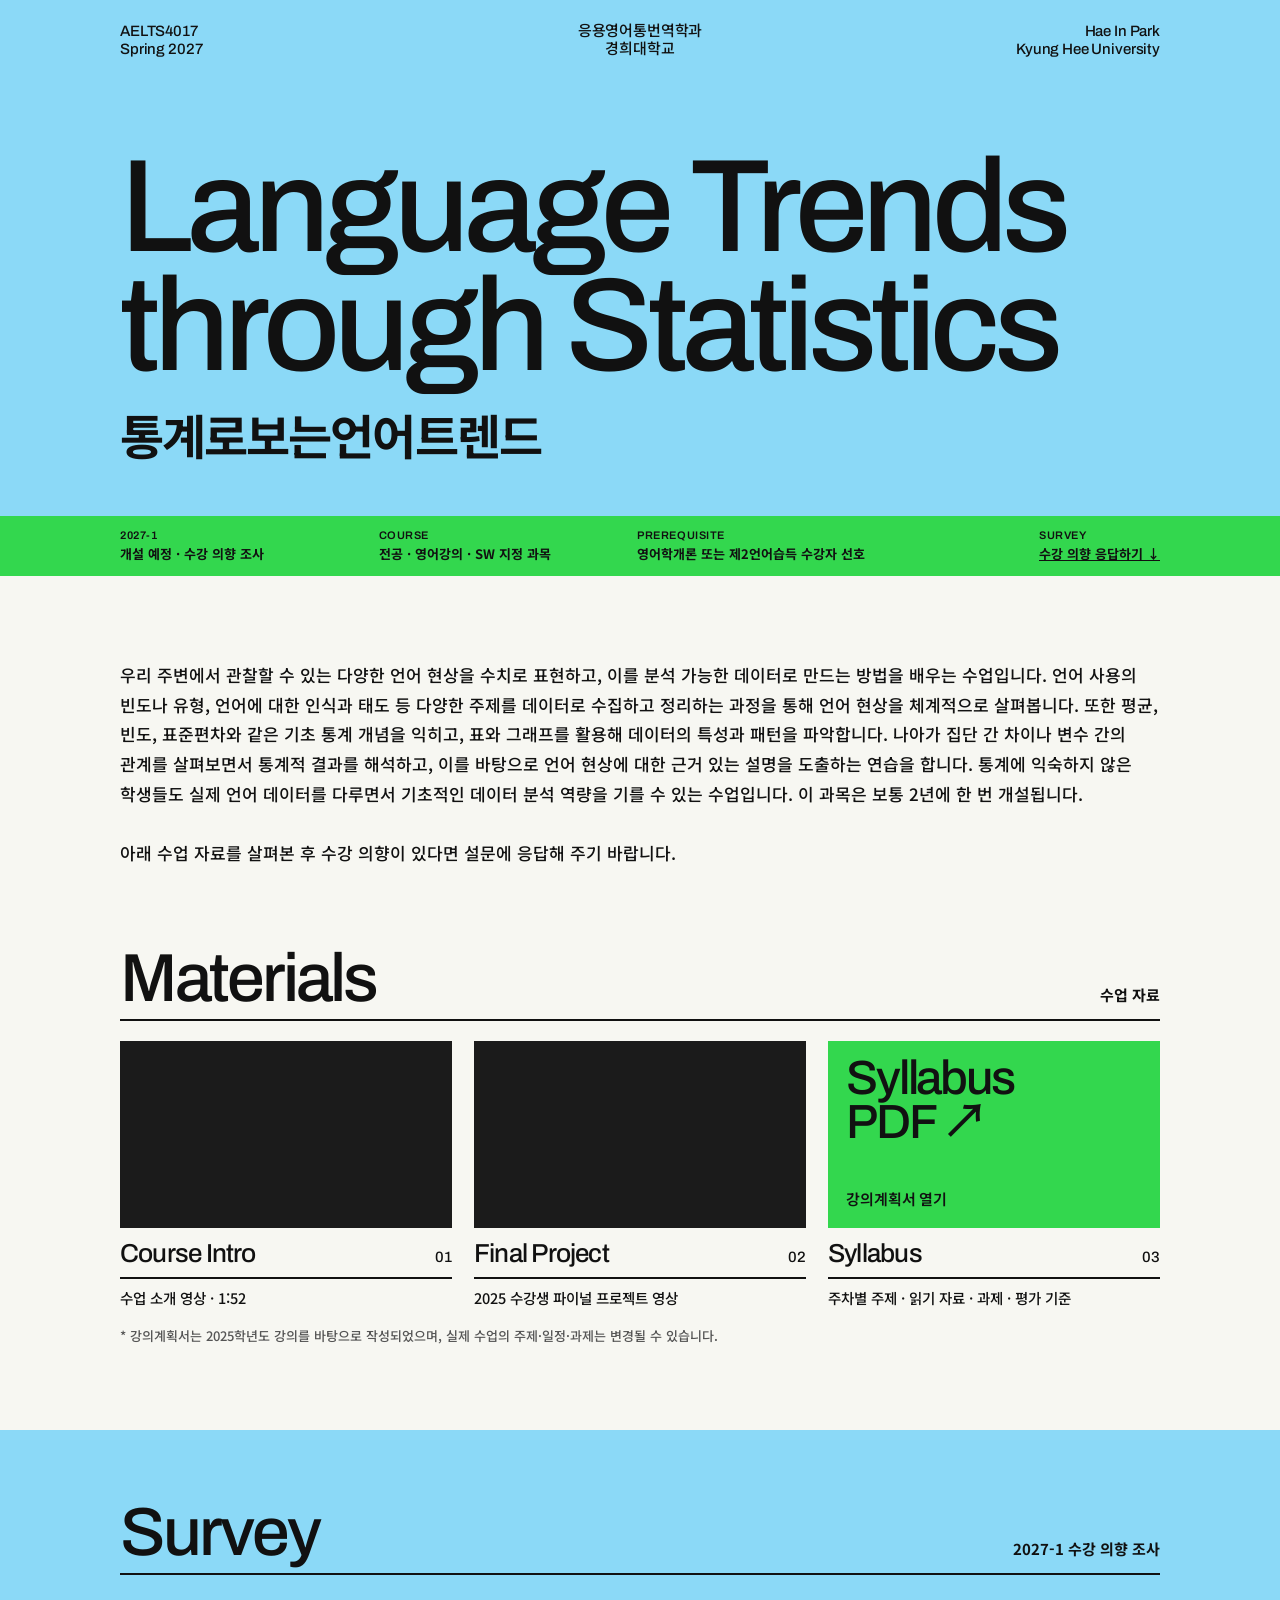
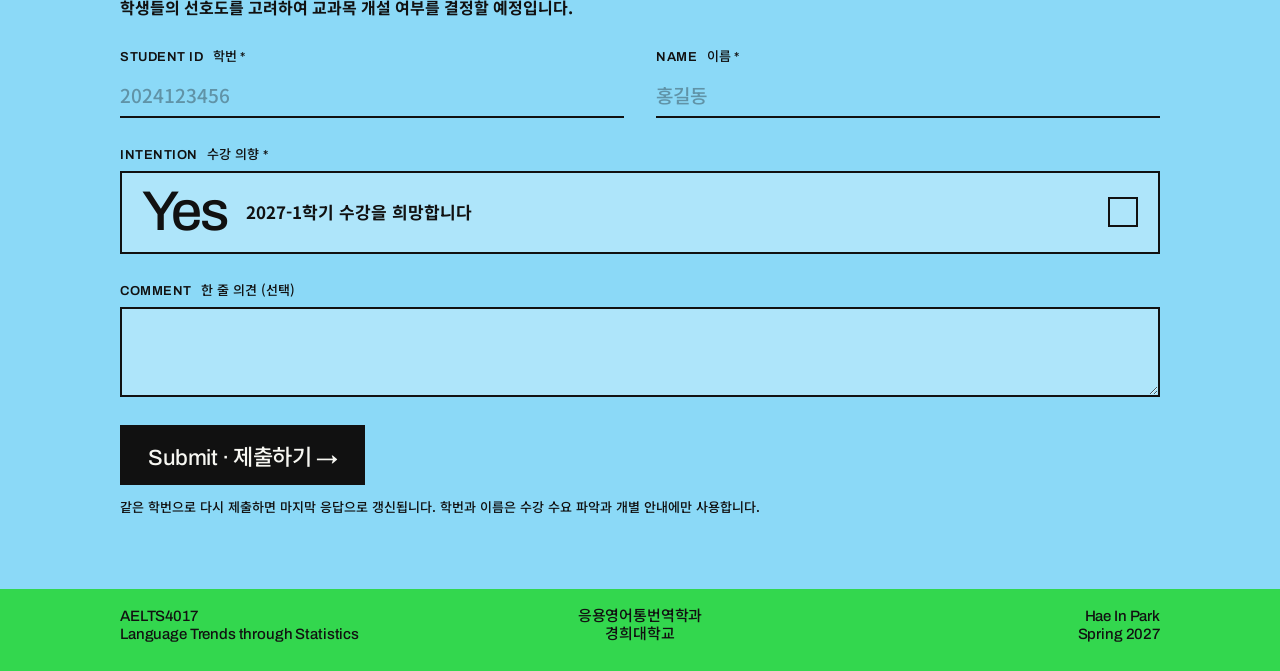
<file: courses/lts-survey/index.html>
<!DOCTYPE html>
<html lang="ko">
<head>
<meta charset="utf-8">
<meta name="viewport" content="width=device-width, initial-scale=1, viewport-fit=cover">
<title>통계로보는언어트렌드 · 수강 의향 조사</title>
<meta name="description" content="2027학년도 1학기 「통계로보는언어트렌드」 소개 영상, 강의계획서, 학생 프로젝트를 보고 수강 의향을 알려 주세요.">
<link rel="icon" href="/favicon.svg">
<link rel="preconnect" href="https://fonts.googleapis.com">
<link rel="preconnect" href="https://fonts.gstatic.com" crossorigin>
<link href="https://fonts.googleapis.com/css2?family=Archivo:wght@400;500;600;700&family=Noto+Sans+KR:wght@400;500;700;900&display=swap" rel="stylesheet">
<style>
:root{
  --blue:#8BD9F7; --green:#33D74E; --ink:#111111; --white:#F7F7F2;
  --sans:"Archivo","Noto Sans KR",system-ui,sans-serif; --kr:"Noto Sans KR","Archivo",system-ui,sans-serif;
  color-scheme:light;
}
*{box-sizing:border-box}
html{scroll-behavior:smooth}
html,body{overflow-x:hidden}
body{margin:0;background:var(--white);color:var(--ink);font-family:var(--kr);line-height:1.55;-webkit-font-smoothing:antialiased}
.in{max-width:1080px;margin:0 auto;padding:0 max(20px,env(safe-area-inset-left,0px))}
.big{font-family:var(--sans);font-weight:500;letter-spacing:-.045em;line-height:.9}
.labels{display:grid;grid-template-columns:1fr 1fr 1fr;gap:16px;font-family:var(--sans);font-weight:500;font-size:15px;line-height:1.2;letter-spacing:-.01em}
.labels > :nth-child(2){text-align:center}
.labels > :nth-child(3){text-align:right}
.labels span{display:block}

/* ---------- blue block ---------- */
.b-blue{background:var(--blue);padding:22px 0 clamp(34px,5vw,56px)}
.b-blue h1{margin:clamp(44px,8vw,90px) 0 0;font-size:clamp(34px,11vw,132px)}
.b-blue h1 span{display:block;white-space:nowrap}
.b-blue .kr{margin:clamp(14px,2vw,22px) 0 0;font-family:var(--kr);font-weight:700;font-size:clamp(28px,4.4vw,48px);letter-spacing:-.04em;line-height:1.1}

/* ---------- green block ---------- */
.b-green{background:var(--green);padding:12px 0 13px}
.info{display:grid;grid-template-columns:1fr 1fr 1.6fr auto;gap:6px 20px;margin:0;font-size:13px;line-height:1.4}
.info dt{font-family:var(--sans);font-weight:600;font-size:11px;text-transform:uppercase;letter-spacing:.05em}
.info dd{margin:1px 0 0;font-weight:700}
.info a{color:inherit}

/* ---------- white: intro + materials ---------- */
.b-white{padding:clamp(48px,7vw,84px) 0}
.lead{margin:0;font-size:clamp(15px,1.6vw,17px);font-weight:500;line-height:1.75;word-break:keep-all;text-wrap:pretty}
.sh{display:flex;justify-content:space-between;align-items:baseline;gap:16px;margin:clamp(48px,7vw,80px) 0 20px;border-bottom:2px solid var(--ink);padding-bottom:10px}
.sh h2{margin:0;font-size:clamp(40px,6vw,68px)}
.sh p{margin:0;font-weight:700;font-size:15px}
.mats{display:grid;grid-template-columns:repeat(3,1fr);gap:22px}
.mat{display:flex;flex-direction:column}
.mat .media{position:relative;aspect-ratio:16/9;background:#1b1b1b}
.mat .media iframe{position:absolute;inset:0;width:100%;height:100%;border:0}
.mat .row{display:flex;justify-content:space-between;align-items:baseline;gap:10px;border-bottom:2px solid var(--ink);padding:12px 0 8px}
.mat .n{font-family:var(--sans);font-weight:500;font-size:15px}
.mat h3{margin:0;font-family:var(--sans);font-weight:500;font-size:26px;letter-spacing:-.03em;line-height:1.05}
.mat p{margin:8px 0 0;font-size:14.5px;font-weight:500}
.mat.syl .media{display:flex;flex-direction:column;justify-content:space-between;padding:16px 18px;background:var(--green);color:var(--ink);text-decoration:none;transition:background .15s}
.mat.syl .media:hover{background:var(--blue)}
.mat.syl .media b{font-family:var(--sans);font-weight:500;font-size:clamp(34px,4vw,48px);letter-spacing:-.045em;line-height:.9}
.mat.syl .media small{font-family:var(--sans);font-weight:600;font-size:15px}
.tiny{font-size:13px;color:#555;font-weight:500;margin:16px 0 0}

/* ---------- survey (blue) ---------- */
.b-survey{background:var(--blue);padding:clamp(44px,6vw,72px) 0 clamp(48px,6vw,72px)}
.b-survey .sh{margin-top:0}
.decide{margin:0 0 4px;font-weight:700;font-size:16px}
.f-grid{display:grid;grid-template-columns:1fr 1fr;gap:26px 32px;margin-top:26px}
.field{display:flex;flex-direction:column;gap:6px}
.field.full{grid-column:1/-1}
.lab{font-family:var(--sans);font-weight:600;font-size:13px;text-transform:uppercase;letter-spacing:.04em}
.lab small{font-family:var(--kr);text-transform:none;font-weight:500;font-size:13px;margin-left:6px;letter-spacing:0}
.lab em{font-style:normal}
input[type=text],textarea{width:100%;font:500 19px var(--kr);color:var(--ink);background:transparent;border:0;border-bottom:2px solid var(--ink);padding:8px 0;border-radius:0;outline:none}
input[type=text]::placeholder{color:rgba(17,17,17,.35)}
input:focus,textarea:focus{border-color:var(--white);background:rgba(255,255,255,.25)}
textarea{min-height:90px;resize:vertical;border:2px solid var(--ink);padding:10px 12px;font-size:16px;background:rgba(255,255,255,.3)}
.yes{display:flex;align-items:center;gap:20px;border:2px solid var(--ink);padding:14px 20px;cursor:pointer;background:rgba(255,255,255,.3);transition:background .15s}
.yes input{position:absolute;opacity:0;pointer-events:none}
.yes .w{font-family:var(--sans);font-weight:500;font-size:clamp(40px,5vw,56px);letter-spacing:-.045em;line-height:.9}
.yes .l{font-weight:700;font-size:17px}
.yes .box{margin-left:auto;width:30px;height:30px;border:2px solid var(--ink);flex:none;display:grid;place-items:center;font-weight:900}
.yes:hover{background:rgba(255,255,255,.55)}
.yes:has(input:checked){background:var(--green)}
.yes:has(input:checked) .box::after{content:"✓"}
.yes:has(input:focus-visible){outline:3px solid var(--ink);outline-offset:3px}
.send{display:flex;align-items:center;gap:12px 20px;flex-wrap:wrap;margin-top:28px}
.btn{display:inline-flex;align-items:center;gap:10px;background:var(--ink);color:var(--white);border:0;cursor:pointer;font-family:var(--sans);font-weight:500;font-size:22px;letter-spacing:-.02em;padding:14px 28px;transition:background .15s,color .15s}
.btn:hover{background:var(--green);color:var(--ink)}
.err{color:#B00020;font-weight:800;font-size:14px}
.priv{flex-basis:100%;font-size:13px;margin:0;font-weight:500}
.done{display:none;padding:20px 0}
.done.show{display:block}
.done h3{margin:0;font-size:clamp(54px,10vw,120px)}
.done p{font-weight:700;margin:18px 0 0;font-size:17px}

footer{background:var(--green);padding:18px 0 28px}

@media (max-width:860px){ .mats{grid-template-columns:1fr} }
@media (max-width:640px){
  .labels{font-size:13px;grid-template-columns:1fr 1fr}
  .labels > :nth-child(2){display:none}
  .info{grid-template-columns:1fr 1fr;gap:10px 16px}
  .f-grid{grid-template-columns:1fr}
  .sh{flex-direction:column;gap:6px}
  .yes .l{font-size:15px}
}
@media (prefers-reduced-motion:reduce){*{transition:none!important;scroll-behavior:auto!important}}
</style>
</head>
<body>

<header class="b-blue">
  <div class="in">
    <div class="labels">
      <div><span>AELTS4017</span><span>Spring 2027</span></div>
      <div><span>응용영어통번역학과</span><span>경희대학교</span></div>
      <div><span>Hae In Park</span><span>Kyung Hee University</span></div>
    </div>
    <h1 class="big"><span>Language Trends</span><span>through Statistics</span></h1>
    <p class="kr">통계로보는언어트렌드</p>
  </div>
</header>

<section class="b-green">
  <div class="in">
    <dl class="info">
      <div><dt>2027-1</dt><dd>개설 예정 · 수강 의향 조사</dd></div>
      <div><dt>Course</dt><dd>전공 · 영어강의 · SW 지정 과목</dd></div>
      <div><dt>Prerequisite</dt><dd>영어학개론 또는 제2언어습득 수강자 선호</dd></div>
      <div><dt>Survey</dt><dd><a href="#survey">수강 의향 응답하기 ↓</a></dd></div>
    </dl>
  </div>
</section>

<main class="b-white">
  <div class="in">
    <p class="lead">우리 주변에서 관찰할 수 있는 다양한 언어 현상을 수치로 표현하고, 이를 분석 가능한 데이터로 만드는 방법을 배우는 수업입니다. 언어 사용의 빈도나 유형, 언어에 대한 인식과 태도 등 다양한 주제를 데이터로 수집하고 정리하는 과정을 통해 언어 현상을 체계적으로 살펴봅니다. 또한 평균, 빈도, 표준편차와 같은 기초 통계 개념을 익히고, 표와 그래프를 활용해 데이터의 특성과 패턴을 파악합니다. 나아가 집단 간 차이나 변수 간의 관계를 살펴보면서 통계적 결과를 해석하고, 이를 바탕으로 언어 현상에 대한 근거 있는 설명을 도출하는 연습을 합니다. 통계에 익숙하지 않은 학생들도 실제 언어 데이터를 다루면서 기초적인 데이터 분석 역량을 기를 수 있는 수업입니다. 이 과목은 보통 2년에 한 번 개설됩니다.<br><br>아래 수업 자료를 살펴본 후 수강 의향이 있다면 설문에 응답해 주기 바랍니다.</p>

    <div class="sh"><h2 class="big">Materials</h2><p>수업 자료</p></div>
    <div class="mats">
      <article class="mat">
        <div class="media"><iframe src="https://www.youtube-nocookie.com/embed/RZbQqgYcxWY?rel=0" title="통계로보는언어트렌드 강의 소개 영상" loading="lazy" allow="accelerometer; encrypted-media; gyroscope; picture-in-picture; fullscreen" allowfullscreen></iframe></div>
        <div class="row"><h3>Course Intro</h3><span class="n">01</span></div>
        <p>수업 소개 영상 · 1:52</p>
      </article>
      <article class="mat">
        <div class="media"><iframe src="https://www.youtube-nocookie.com/embed/TPjBbHmOW44?rel=0" title="2025 수강생 파이널 프로젝트 영상" loading="lazy" allow="accelerometer; encrypted-media; gyroscope; picture-in-picture; fullscreen" allowfullscreen></iframe></div>
        <div class="row"><h3>Final Project</h3><span class="n">02</span></div>
        <p>2025 수강생 파이널 프로젝트 영상</p>
      </article>
      <article class="mat syl">
        <a class="media" href="syllabus.pdf" target="_blank" rel="noopener"><b>Syllabus<br>PDF ↗</b><small>강의계획서 열기</small></a>
        <div class="row"><h3>Syllabus</h3><span class="n">03</span></div>
        <p>주차별 주제 · 읽기 자료 · 과제 · 평가 기준</p>
      </article>
    </div>
    <p class="tiny">* 강의계획서는 2025학년도 강의를 바탕으로 작성되었으며, 실제 수업의 주제·일정·과제는 변경될 수 있습니다.</p>
  </div>
</main>

<section class="b-survey" id="survey">
  <div class="in">
    <div class="sh"><h2 class="big">Survey</h2><p>2027-1 수강 의향 조사</p></div>
    <p class="decide">학생들의 선호도를 고려하여 교과목 개설 여부를 결정할 예정입니다.</p>
    <form id="f" novalidate>
      <div class="f-grid">
        <div class="field"><label class="lab" for="sid">Student ID <small>학번</small> <em>*</em></label><input type="text" id="sid" name="sid" inputmode="numeric" autocomplete="off" placeholder="2024123456" maxlength="10"></div>
        <div class="field"><label class="lab" for="name">Name <small>이름</small> <em>*</em></label><input type="text" id="name" name="name" autocomplete="name" placeholder="홍길동" maxlength="30"></div>
        <div class="field full"><span class="lab">Intention <small>수강 의향</small> <em>*</em></span>
          <label class="yes"><input type="checkbox" id="intent" name="intent" value="YES"><span class="w">Yes</span><span class="l">2027-1학기 수강을 희망합니다</span><span class="box" aria-hidden="true"></span></label>
        </div>
        <div class="field full"><label class="lab" for="memo">Comment <small>한 줄 의견 (선택)</small></label><textarea id="memo" name="memo" maxlength="1000"></textarea></div>
      </div>
      <div class="send">
        <button class="btn" type="submit">Submit · 제출하기 →</button>
        <span class="err" id="err" role="alert"></span>
        <p class="priv">같은 학번으로 다시 제출하면 마지막 응답으로 갱신됩니다. 학번과 이름은 수강 수요 파악과 개별 안내에만 사용합니다.</p>
      </div>
    </form>
    <div class="done" id="done" aria-live="polite">
      <h3 class="big">See you<br>in Spring.</h3>
      <p>응답이 저장되었습니다. 2027학년도 1학기 강의실에서 만나요.</p>
    </div>
  </div>
</section>

<footer>
  <div class="in labels">
    <div><span>AELTS4017</span><span>Language Trends through Statistics</span></div>
    <div><span>응용영어통번역학과</span><span>경희대학교</span></div>
    <div><span>Hae In Park</span><span>Spring 2027</span></div>
  </div>
</footer>

<script>
const ENDPOINT = 'https://script.google.com/macros/s/AKfycbz9ChrlI3qiJdq_kayu_sdakSf14u4J-7pLEziy0nIW7lLrLOArRqygAgBZ2PkLdLhJnw/exec';
const f = document.getElementById('f'), err = document.getElementById('err'), sid = document.getElementById('sid');
sid.addEventListener('input', () => { sid.value = sid.value.replace(/\D/g, ''); });
f.addEventListener('submit', e => {
  e.preventDefault();
  const payload = {
    sid: sid.value.trim(),
    name: document.getElementById('name').value.trim(),
    intent: document.getElementById('intent').checked ? 'YES' : '',
    memo: document.getElementById('memo').value.trim(),
    ua: navigator.userAgent.slice(0, 200)
  };
  if (!/^\d{10}$/.test(payload.sid)) { err.textContent = '학번 10자리를 입력해 주세요.'; sid.focus(); return; }
  if (!payload.name) { err.textContent = '이름을 입력해 주세요.'; document.getElementById('name').focus(); return; }
  if (!payload.intent) { err.textContent = '수강 의향이 있다면 YES를 눌러 주세요.'; return; }
  err.textContent = '';
  const btn = f.querySelector('button'), label = btn.textContent;
  btn.disabled = true; btn.textContent = 'Sending…';
  const ok = () => { f.style.display = 'none'; document.querySelector('.decide').style.display = 'none'; document.getElementById('done').classList.add('show'); };
  const fail = () => { btn.disabled = false; btn.textContent = label; err.textContent = '응답을 보내지 못했습니다. 잠시 후 다시 제출해 주세요.'; };
  fetch(ENDPOINT, { method: 'POST', body: JSON.stringify(payload) })
    .then(r => r.json()).then(r => r && r.ok ? ok() : fail()).catch(fail);
});
</script>
</body>
</html>
</file>
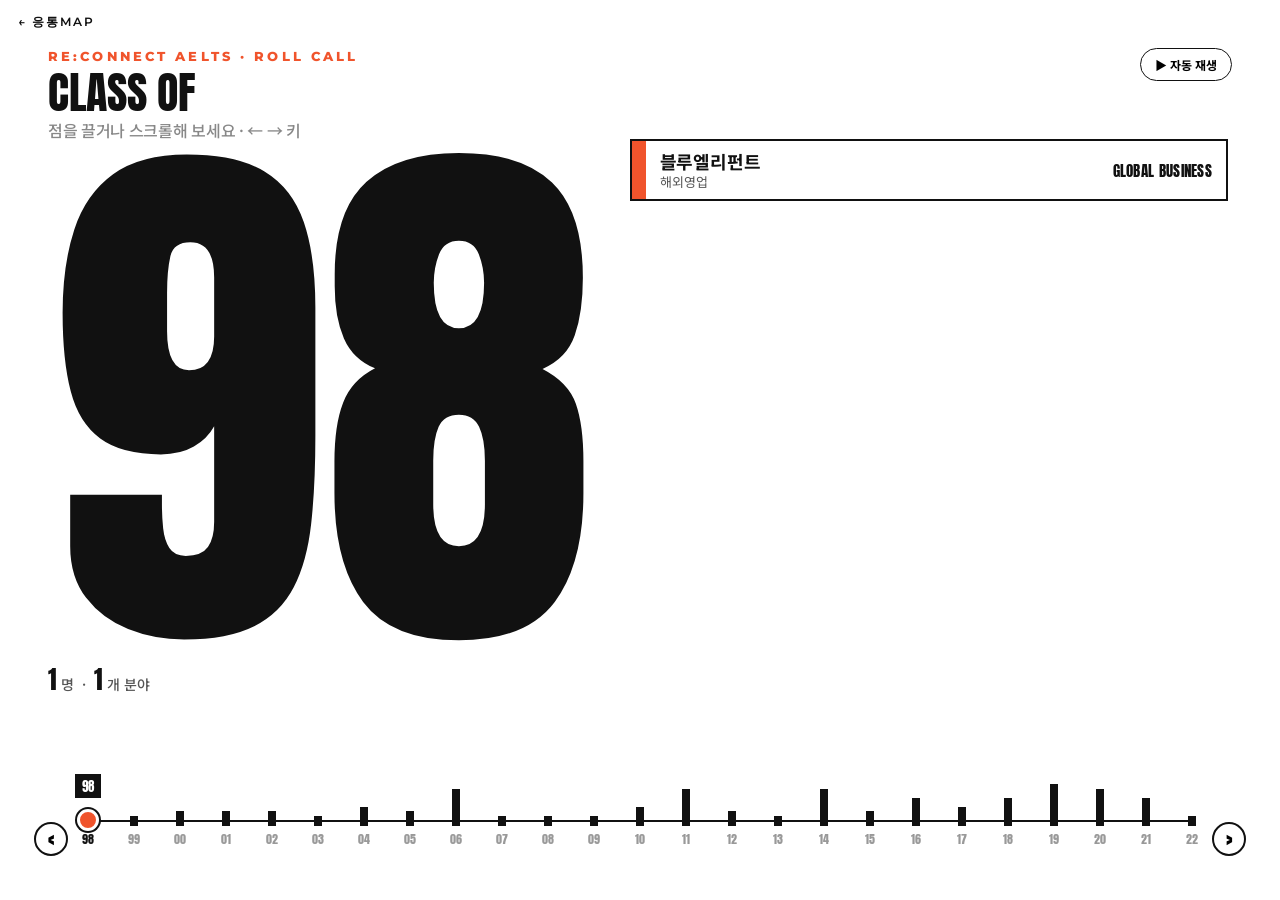
<file: alumni/classof.html>
<!doctype html><html lang="ko"><head><meta charset="utf-8"><meta name="viewport" content="width=device-width,initial-scale=1"><title>CLASS OF · 응통MAP</title><meta name="description" content="학번으로 만나는 응용영어통번역학과 동문">
<link href="https://fonts.googleapis.com/css2?family=Anton&family=Montserrat:wght@600;800&family=Noto+Sans+KR:wght@400;500;700;900&display=swap" rel="stylesheet">
<!--LF-->
<style>
:root{--O:#F0542C;--B:#2335F2;--K:#111}
*{box-sizing:border-box}html,body{margin:0;background:#fff;color:#111;font-family:'Noto Sans KR',sans-serif;overflow:hidden;height:100%}
#stage{position:fixed;inset:0}
.sw{position:fixed;left:50%;bottom:16px;transform:translateX(-50%);z-index:9;background:#111;border-radius:999px;padding:6px;display:flex;gap:4px;box-shadow:0 8px 28px rgba(0,0,0,.3)}
.sw button{border:0;background:transparent;color:#fff;font:700 13px 'Noto Sans KR';padding:8px 15px;border-radius:999px;cursor:pointer;white-space:nowrap}
.sw button b{font-family:Montserrat;font-weight:800;margin-right:5px;color:#F0542C}.sw button.on{background:#fff;color:#111}
.rp{position:fixed;right:18px;top:14px;z-index:9;font:600 12px Montserrat;letter-spacing:.16em;background:none;border:0;color:#888;cursor:pointer}
.hd{position:absolute;left:48px;top:34px}.hd .k{font:800 13px Montserrat;letter-spacing:.24em;color:var(--O)}.hd .h{font:400 70px/1 Anton;margin-top:6px}.hd .s{font:500 22px/1.25 'Noto Sans KR';color:var(--B);margin-top:6px;letter-spacing:-.02em}
.lg{position:absolute;right:48px;top:44px;display:flex;flex-wrap:wrap;gap:6px 14px;justify-content:flex-end;max-width:560px;font:500 12px 'Noto Sans KR'}
.lg span{display:inline-flex;align-items:center;gap:6px}.lg i{width:12px;height:12px;display:inline-block}
.tg2{position:absolute;right:48px;top:104px;display:flex;border:1.5px solid #111;border-radius:999px;padding:3px;font:700 12px 'Noto Sans KR'}
.tg2 button{border:0;background:none;padding:5px 12px;border-radius:999px;cursor:pointer;font:inherit}.tg2 button.on{background:#111;color:#fff}
/* D */
.sq{position:absolute;transition:background .5s,box-shadow .5s;cursor:pointer}
.sq:hover{outline:2px solid #111;outline-offset:1px;z-index:2}
.xl{position:absolute;font:400 16px Anton;text-align:center;color:#111}
.xl.mute{color:#ccc}
.cn{position:absolute;font:400 15px Anton;text-align:center;color:#888}
.base{position:absolute;height:2px;background:#111}
.tip{position:fixed;z-index:20;pointer-events:none;background:#111;color:#fff;padding:8px 11px;font:500 12.5px/1.4 'Noto Sans KR';opacity:0;transition:opacity .15s;white-space:nowrap}
.tip b{font:400 15px Anton;margin-right:6px;color:#F0542C}
.note{position:absolute;font:500 12px 'Noto Sans KR';color:#666}
/* E */
.er{position:absolute;display:flex;align-items:center}
.er .lab{width:150px;flex:none;text-align:right;padding-right:18px}.er .lab b{display:block;font:400 34px/1 Anton}.er .lab span{font:500 12.5px 'Noto Sans KR';color:#555}
.er .bar{flex:1;display:flex;height:100%;}
.er .seg{height:100%;display:flex;align-items:center;justify-content:center;font:400 18px Anton;overflow:hidden;transition:flex-grow 1s cubic-bezier(.2,.9,.3,1);flex-basis:0;min-width:0}
.er .ab{width:150px;flex:none;padding-left:18px;display:flex;align-items:center;gap:8px}
.er .ab .d{display:flex;gap:3px}.er .ab .d i{width:12px;height:12px;border:1.5px solid #2335F2}.er .ab .d i.on{background:#2335F2}
.er .ab span{font:500 12px 'Noto Sans KR';color:#555}
.ch{position:absolute;font:800 11px Montserrat;letter-spacing:.2em;color:#888}
/* F */
.big{position:absolute;font:400 1px/0.8 Anton;overflow:hidden}
.big span{display:block}
.cards{position:absolute;display:flex;flex-direction:column;gap:10px}
.cd{display:flex;align-items:stretch;border:2px solid #111;background:#fff;min-height:58px}
.cd .c{width:14px;flex:none}.cd .t{padding:9px 14px;display:flex;flex-direction:column;justify-content:center}
.cd .t b{font:700 18px/1.25 'Noto Sans KR';letter-spacing:-.01em}.cd .t em{font:400 13px/1.35 'Noto Sans KR';font-style:normal;color:#555}
.cd .f{margin-left:auto;padding:0 14px;display:flex;align-items:center;font:400 15px Anton;letter-spacing:.02em;white-space:nowrap}
.tl{position:absolute;height:2px;background:#111}
.tl i{position:absolute;top:-4px;width:2px;height:10px;background:#111}
.tl .yr{position:absolute;top:12px;font:400 12px Anton;transform:translateX(-50%);color:#aaa}
.tl .mk{position:absolute;top:-9px;width:20px;height:20px;border-radius:50%;background:#F0542C;transform:translateX(-50%);transition:left .7s cubic-bezier(.7,0,.2,1)}
.fct{position:absolute;font:500 14px 'Noto Sans KR';color:#555}.fct b{font:400 26px Anton;color:#111;margin-right:4px}

.tl2{position:absolute;height:60px;cursor:pointer;touch-action:none;user-select:none}
.tl2 .ln{position:absolute;left:0;right:0;bottom:22px;height:2px;background:#111}
.tl2 .yt{position:absolute;bottom:0;width:26px;height:60px;margin-left:-13px;border:0;background:none;padding:0;cursor:pointer;display:flex;flex-direction:column;justify-content:flex-end;align-items:center}
.tl2 .yt .bar{width:8px;background:#111;margin-bottom:4px;transition:background .2s}
.tl2 .yt .yl{font:400 12px Anton;color:#999;height:14px;transition:color .2s}
.tl2 .yt.no .yl{color:#ddd}.tl2 .yt.on .yl{color:#111}.tl2 .yt.on .bar{background:#F0542C}
.tl2 .yt:hover .bar{background:#2335F2}
.tl2 .mk{position:absolute;bottom:13px;width:22px;height:22px;margin-left:-11px;border-radius:50%;background:#F0542C;border:3px solid #fff;box-shadow:0 0 0 2px #111;transition:transform .15s;pointer-events:none;will-change:left}
.tl2 .mk.dr{transform:scale(1.25)}
.tl2 .mt{position:absolute;bottom:30px;left:50%;transform:translateX(-50%);background:#111;color:#fff;font:400 13px Anton;padding:3px 7px 2px}
.nv{position:absolute;width:34px;height:34px;border:2px solid #111;border-radius:50%;background:#fff;font:400 22px/1 Anton;cursor:pointer;display:flex;align-items:center;justify-content:center}
.nv:hover{background:#111;color:#fff}
.pl{position:absolute;right:48px;top:44px;border:1.5px solid #111;background:#fff;border-radius:999px;padding:7px 14px;font:700 12px 'Noto Sans KR';cursor:pointer}.pl.on{background:#111;color:#fff}
.cd.star{border-color:#2335F2}.cd .t b i{font:700 11px 'Noto Sans KR';font-style:normal;color:#2335F2;margin-left:6px}
.home{position:fixed;left:18px;top:14px;z-index:9;font:600 12px Montserrat;letter-spacing:.16em;color:#111;text-decoration:none}.home:hover{color:#F0542C}
@media (max-width:760px){.tl2 .yt:nth-of-type(even) .yl{visibility:hidden}.tl2 .yt{width:14px;margin-left:-7px}.tl2 .yt .bar{width:5px}.cd{min-height:48px}.cd .t b{font-size:15px}.cd .t em{font-size:12px}.cd .f{font-size:12px;padding:0 10px}.pl{top:18px;right:16px}}
.sw,.rp{display:none!important}.hd{top:48px!important}.pl{top:48px!important}@media (max-width:760px){.pl{top:8px!important;padding:5px 11px}}
</style></head><body><div id="stage"></div><a class="home" href="./">← 응통MAP</a><div class="tip" id="tip"></div><button class="rp" id="rp">↻ REPLAY</button>
<script>window.PROD=1;
const RAW=[{"id": "01", "org": "경희대학교", "role": "응통과 부교수", "key": "khu", "c": "ED", "star": true}, {"id": "16", "org": "프리랜서 방송인", "role": "아나운서, 경제 캐스터", "key": "seoul_etc", "c": "MD"}, {"id": "19", "org": "현대경제연구원", "role": "연구원", "key": "hri", "c": "ED"}, {"id": "16", "org": "BASF 바스프", "role": "창고비 마감", "key": "my", "c": "GB"}, {"id": "16", "org": "서울동부지방법원", "role": "재판연구원", "key": "court", "c": "FN"}, {"id": "10", "org": "경찰청", "role": "수사", "key": "incheon", "c": "PU"}, {"id": "17", "org": "아리랑TV", "role": "보도기자", "key": "arirang", "c": "MD"}, {"id": "20", "org": "대안학교", "role": "1,2학년 담임", "key": "hwaseong", "c": "ED"}, {"id": "18", "org": "수원대학교 국제협력처", "role": "교직원", "key": "hwaseong", "c": "ED"}, {"id": "11", "org": "한국개발연구원", "role": "전문연구원", "key": "sejong", "c": "ED"}, {"id": "19", "org": "University of Wollongong", "role": "간호 석사", "key": "au", "c": "ED"}, {"id": "12", "org": "국민연금공단", "role": "사무직", "key": "seoul_etc", "c": "PU"}, {"id": "12", "org": "삼정노무법인", "role": "공인노무사", "key": "mullae", "c": "FN"}, {"id": "16", "org": "삼성SDI", "role": "영업", "key": "hwaseong", "c": "GB"}, {"id": "11", "org": "GS글로벌", "role": "해외영업", "key": "yeoksam", "c": "GB"}, {"id": "10", "org": "외교부", "role": "외교행정", "key": "mofa", "c": "PU"}, {"id": "11", "org": "컴텍아시아코리아", "role": "데이터센터 커미셔닝", "key": "commtech", "c": "IT"}, {"id": "14", "org": "삼정KPMG", "role": "회계사", "key": "yeoksam", "c": "FN"}, {"id": "11", "org": "농협은행(농협중앙회)", "role": "Investment Banking", "key": "nh", "c": "FN"}, {"id": "09", "org": "(주)이씨에이시스템", "role": "영업", "key": "eca", "c": "GB"}, {"id": "11", "org": "지멘스인더스트리소프트웨어", "role": "통번역사", "key": "siemens", "c": "TR"}, {"id": "20", "org": "한진 미주법인 뉴져지 지점", "role": "포워딩", "key": "nj", "c": "GB"}, {"id": "14", "org": "비자코리아", "role": "AE (Account Executive)", "key": "visa", "c": "GB"}, {"id": "14", "org": "GS리테일(홈쇼핑)", "role": "인사(HR)", "key": "mullae", "c": "HR"}, {"id": "16", "org": "한국애브비", "role": "HR", "key": "anyang", "c": "HR"}, {"id": "18", "org": "MBC", "role": "한영 통번역사", "key": "mbc", "c": "TR"}, {"id": "19", "org": "하나은행", "role": "영업점 업무", "key": "seoul_etc", "c": "FN"}, {"id": "18", "org": "대한항공", "role": "화물운송팀", "key": "kal", "c": "GB"}, {"id": "19", "org": "우리은행", "role": "개인대출", "key": "seoul_etc", "c": "FN"}, {"id": "20", "org": "회사", "role": "인사", "key": "seoul_etc", "c": "HR"}, {"id": "20", "org": "경희대학교 일반대학원", "role": "대학원생", "key": "khu", "c": "ED"}, {"id": "15", "org": "LG전자", "role": "플랫폼 서비스기획", "key": "lg", "c": "GB"}, {"id": "11", "org": "HYBE", "role": "음악저작권 관리", "key": "hybe", "c": "MD"}, {"id": "14", "org": "프리랜서", "role": "영어MC", "key": "seoul_etc", "c": "MD"}, {"id": "11", "org": "시대인재", "role": "영어강사", "key": "sidae", "c": "ED"}, {"id": "18", "org": "경희대학교 일반대학원 빅데이터응용학과", "role": "석박통합과정", "key": "khu", "c": "ED"}, {"id": "04", "org": "재정경제부", "role": "통번역 전문관", "key": "sejong", "c": "TR"}, {"id": "02", "org": "위버스컴퍼니", "role": "UX Writer", "key": "anyang", "c": "MD"}, {"id": "21", "org": "", "role": "취업 준비", "key": "seoul_etc", "c": "ETC"}, {"id": "10", "org": "LG이노텍", "role": "해외인사", "key": "lginnotek", "c": "HR"}, {"id": "06", "org": "YG Entertainment", "role": "투어매니저", "key": "yg", "c": "MD"}, {"id": "05", "org": "", "role": "", "key": "ny", "c": "ETC"}, {"id": "21", "org": "CJ올리브영", "role": "MD", "key": "oliveyoung", "c": "GB"}, {"id": "22", "org": "한국외대 통번역대학원", "role": "대학원생", "key": "hufs", "c": "TR"}, {"id": "17", "org": "KOICA", "role": "", "key": "koica", "c": "PU"}, {"id": "00", "org": "광주교육대학교", "role": "조교수", "key": "gwangju", "c": "ED"}, {"id": "15", "org": "김앤장법률사무소", "role": "컨설턴트", "key": "mofa", "c": "FN"}, {"id": "20", "org": "한국외대 통번역대학원", "role": "대학원생", "key": "hufs", "c": "TR"}, {"id": "05", "org": "프리랜서", "role": "국제회의통역사", "key": "seoul_etc", "c": "TR"}, {"id": "06", "org": "", "role": "말레이-인도네시아어 통번역", "key": "gyeonggi", "c": "TR"}, {"id": "19", "org": "11번가", "role": "인하우스 통번역사", "key": "gwangmyeong", "c": "TR"}, {"id": "04", "org": "주식회사 엠케이", "role": "사내이사", "key": "cheonan", "c": "GB"}, {"id": "21", "org": "신용보증기금", "role": "", "key": "incheon", "c": "PU"}, {"id": "06", "org": "서울대학교", "role": "교직원", "key": "snu", "c": "ED"}, {"id": "19", "org": "기아", "role": "해외영업", "key": "hmg", "c": "GB"}, {"id": "19", "org": "클리오", "role": "아마존MD", "key": "clio", "c": "GB"}, {"id": "21", "org": "EY", "role": "금융컨설팅", "key": "lg", "c": "FN"}, {"id": "21", "org": "현대자동차", "role": "글로벌사업", "key": "hmg", "c": "GB"}, {"id": "07", "org": "삼양라운드스퀘어", "role": "전략기획", "key": "visa", "c": "GB"}, {"id": "14", "org": "국내 바이오 기업", "role": "마케터", "key": "seoul_etc", "c": "GB"}, {"id": "02", "org": "WHO", "role": "Mental Health and Psychosocial Support", "key": "mnl", "c": "PU"}, {"id": "18", "org": "고등학교", "role": "교사", "key": "cheorwon", "c": "ED"}, {"id": "14", "org": "", "role": "", "key": "unknown", "c": "ETC"}, {"id": "06", "org": "서울특별시청", "role": "행정공무원(4급)", "key": "visa", "c": "PU"}, {"id": "01", "org": "대림", "role": "인프라사업개발", "key": "nh", "c": "GB"}, {"id": "17", "org": "An AI company", "role": "AI auditor", "key": "sha", "c": "IT"}, {"id": "98", "org": "블루엘리펀트(BLUE ELEPHANT)", "role": "해외영업", "key": "clio", "c": "GB"}, {"id": "19", "org": "서울대학교병원", "role": "사무직 (기획 · 인사 관련)", "key": "hri", "c": "HR"}, {"id": "20", "org": "효성티앤씨", "role": "글로벌 이커머스 MD/마케터(아마존)", "key": "commtech", "c": "GB"}, {"id": "19", "org": "CJ올리브영", "role": "국내 MD", "key": "oliveyoung", "c": "GB"}, {"id": "06", "org": "성균관대학교", "role": "연구 보조", "key": "skku", "c": "ED"}, {"id": "03", "org": "Mount Royal University", "role": "교직원", "key": "yyc", "c": "ED"}, {"id": "00", "org": "오뚜기재팬", "role": "로지스틱스", "key": "tyo", "c": "GB"}, {"id": "06", "org": "한솔케미칼", "role": "국내/해외영업", "key": "yeoksam", "c": "GB"}, {"id": "14", "org": "서울투자진흥재단", "role": "경영전략팀", "key": "seoul_etc", "c": "PU"}, {"id": "99", "org": "법률사무소 윤헌", "role": "법무", "key": "yeoksam", "c": "FN"}, {"id": "20", "org": "JK essentials corp.", "role": "영업 관리직", "key": "mnl", "c": "GB"}, {"id": "13", "org": "다올투자증권", "role": "리스크관리", "key": "lg", "c": "FN"}, {"id": "04", "org": "청담어학원/April어학원", "role": "대표원장", "key": "hwaseong", "c": "ED"}, {"id": "06", "org": "LG CNS", "role": "PR", "key": "gyeonggi", "c": "MD"}, {"id": "19", "org": "", "role": "사진작가", "key": "gyeonggi", "c": "MD"}, {"id": "08", "org": "경희대학교", "role": "교직원", "key": "khu", "c": "ED"}];const ALL=RAW.map(d=>({...d,c:(d.c==="IT"||d.c==="ETC")?"OT":d.c}));
const DATA=ALL.filter(d=>!isNaN(+d.id));
const C=[["GB","글로벌 비즈니스","GLOBAL BUSINESS"],["ED","교육 · 연구","EDUCATION"],["FN","금융 · 법률","FINANCE & LAW"],["TR","통번역 · 언어","TRANSLATION"],["PU","공공 · 국제기구","PUBLIC SECTOR"],["MD","미디어 · 엔터","MEDIA"],["HR","인사 · HR","PEOPLE"],["OT","그 밖의 길","OTHER PATHS"]];
const O="#F0542C",B="#2335F2",K="#111",W_="#fff";
const COL={GB:O,ED:B,FN:K,TR:"#9AA3FF",PU:"#F7A68F",MD:"#5A66F5",HR:"#555",OT:"#E8E8E8"};
const FG=c=>["FN","HR","ED","MD"].includes(c)?"#fff":"#111";
const AB=new Set(["ny","nj","my","au","mnl","sha","yyc","tyo"]);
const yk=id=>(+id<50?+id+100:+id),Y2=n=>String(n%100).padStart(2,"0");
const sh=o=>(o||"").replace(/\(.*?\)/g,"").replace(/^주식회사\s*/,"").trim();
const YRS=[];for(let y=98;y<=122;y++)YRS.push(y);
const st=document.getElementById("stage"),tip=document.getElementById("tip");let RAF=[];let V="F",T=[],MODE="f";
const L=(f,ms)=>T.push(setTimeout(f,ms));
const sw=document.createElement("div");sw.className="sw";[["D","학번 타임라인"],["E","세대별 구성"],["F","학번 롤"]].forEach(([k,n])=>{const b=document.createElement("button");b.dataset.k=k;b.innerHTML="<b>"+k+"</b>"+n;b.onclick=()=>{V=k;MODE="f";run();};sw.appendChild(b);});document.body.appendChild(sw);
document.getElementById("rp").onclick=()=>run();
const legend=()=>`<div class="lg">${C.map(([k,n,en])=>`<span><i style="background:${COL[k]};${k==="OT"?"box-shadow:inset 0 0 0 1px #999":""}"></i>${n}</span>`).join("")}</div>`;
const show=(e,d)=>{tip.innerHTML=`<b>${d.id}</b>${sh(d.org)||"기관 미기재"}${d.role?" · "+d.role:""}`;tip.style.opacity=1;tip.style.left=Math.min(e.clientX+14,innerWidth-tip.offsetWidth-10)+"px";tip.style.top=(e.clientY+14)+"px";};
const R={
D(){const Wd=innerWidth,H=innerHeight,M=48,n=YRS.length,cw=(Wd-2*M)/n,by={};DATA.forEach(d=>(by[yk(d.id)]=by[yk(d.id)]||[]).push(d));
 const mx=Math.max(...Object.values(by).map(a=>a.length)),base=H-150,s=Math.floor(Math.min(cw-6,(base-210)/mx-4));
 let h=`<div class="hd"><div class="k">RE:CONNECT AELTS · CLASS OF</div><div class="h">98 → 22</div><div class="s">학번으로 줄 세운 응통 ${DATA.length}명</div></div>${legend()}
  <div class="tg2"><button data-m="f" class="${MODE==="f"?"on":""}">분야별 색</button><button data-m="a" class="${MODE==="a"?"on":""}">국내 · 해외</button></div><div class="base" style="left:${M}px;top:${base+2}px;width:${Wd-2*M}px"></div>`;
 YRS.forEach((y,i)=>{const a=(by[y]||[]).sort((p,q)=>C.findIndex(c=>c[0]===p.c)-C.findIndex(c=>c[0]===q.c)),x=M+i*cw+(cw-s)/2;
  h+=`<div class="xl ${a.length?"":"mute"}" style="left:${M+i*cw}px;width:${cw}px;top:${base+12}px">${Y2(y)}</div>`;
  if(a.length)h+=`<div class="cn" style="left:${M+i*cw}px;width:${cw}px;top:${base-a.length*(s+4)-24}px">${a.length}</div>`;
  a.forEach((d,j)=>{h+=`<div class="sq" data-y="${y}" data-j="${j}" style="left:${x}px;top:${base-(j+1)*(s+4)+2}px;width:${s}px;height:${s}px"></div>`;});});
 h+=`<div class="note" style="left:${M}px;top:${base+40}px">학번이 없는 칸은 응답자가 없는 학번입니다.</div>`;
 st.innerHTML=h;const sq=[...st.querySelectorAll(".sq")];
 sq.forEach(e=>{const d=by[+e.dataset.y][+e.dataset.j];e._d=d;e.onmousemove=ev=>show(ev,d);e.onmouseleave=()=>tip.style.opacity=0;});
 const paint=()=>sq.forEach(e=>{const d=e._d;if(MODE==="f"){e.style.background=COL[d.c];e.style.boxShadow=d.c==="OT"?"inset 0 0 0 1.5px #999":"none";}else{const ab=AB.has(d.key);e.style.background=ab?B:"#fff";e.style.boxShadow=ab?"none":"inset 0 0 0 2px #111";}});
 paint();sq.forEach(e=>e.animate([{transform:`translateY(${-H}px)`},{transform:"none"}],{duration:700,delay:(+e.dataset.y-98)*45+ +e.dataset.j*60,easing:"cubic-bezier(.2,.9,.3,1)",fill:"both"}));
 st.querySelectorAll(".tg2 button").forEach(b=>b.onclick=()=>{MODE=b.dataset.m;st.querySelectorAll(".tg2 button").forEach(x=>x.classList.toggle("on",x===b));paint();
   st.querySelector(".lg").innerHTML=MODE==="f"?legend().replace(/^<div class="lg">|<\/div>$/g,""):`<span><i style="box-shadow:inset 0 0 0 2px #111"></i>국내 ${DATA.filter(d=>!AB.has(d.key)).length}명</span><span><i style="background:${B}"></i>해외 ${DATA.filter(d=>AB.has(d.key)).length}명</span>`;});},
E(){const Wd=innerWidth,H=innerHeight,ERA=[["98–05",98,105],["06–10",106,110],["11–15",111,115],["16–19",116,119],["20–22",120,122]];
 const top=200,rh=Math.min(86,(H-top-110)/ERA.length-14),M=48;
 let h=`<div class="hd"><div class="k">RE:CONNECT AELTS · GENERATIONS</div><div class="h">FIVE ERAS</div><div class="s">세대별로 본 응통의 분야 구성</div></div>${legend()}
  <div class="ch" style="left:${M}px;width:150px;text-align:right;padding-right:18px;top:${top-26}px">학번대</div><div class="ch" style="right:${M}px;width:150px;padding-left:18px;top:${top-26}px">해외 근무</div>`;
 ERA.forEach(([lab,a,b],i)=>{const L=DATA.filter(d=>yk(d.id)>=a&&yk(d.id)<=b),ab=L.filter(d=>AB.has(d.key)).length;
  h+=`<div class="er" style="left:${M}px;right:${M}px;top:${top+i*(rh+14)}px;height:${rh}px"><div class="lab"><b>${lab}</b><span>${L.length}명</span></div><div class="bar">`;
  C.forEach(([k])=>{const c=L.filter(d=>d.c===k).length;if(c)h+=`<div class="seg" data-g="${c}" style="background:${COL[k]};color:${FG(k)};${k==="OT"?"box-shadow:inset 0 0 0 1.5px #999;":""}flex-grow:0">${c}</div>`;});
  h+=`</div><div class="ab"><span class="d">${L.map(d=>AB.has(d.key)).sort((x,y)=>y-x).slice(0,0).join("")}${Array.from({length:Math.min(L.length,0)}).join("")}</span><b style="font:400 30px Anton;color:${ab?B:"#ccc"}">${ab}</b><span>/ ${L.length}명</span></div></div>`;});
 h+=`<div class="note" style="left:${M+150}px;top:${top+ERA.length*(rh+14)+6}px">막대 안의 숫자는 인원입니다. 학번대 구간은 시각화를 위해 나눈 것이며, 설문 응답자 기준이라 세대별 인원 차이가 큽니다.</div>`;
 st.innerHTML=h;const segs=[...st.querySelectorAll(".seg")];
 segs.forEach((s,i)=>L(()=>s.style.flexGrow=s.dataset.g,200+i*40));},
F(){const Wd=innerWidth,H=innerHeight,M=innerWidth<760?18:48,by={};DATA.forEach(d=>(by[yk(d.id)]=by[yk(d.id)]||[]).push(d));
 const mxc=Math.max(...Object.values(by).map(a=>a.length)),N=YRS.length;
 /* fit the numeral to its box using real glyph bounds */
 const cv=document.createElement("canvas").getContext("2d");cv.font="100px Anton";let wE=0,aE=0,dE=0;
 YRS.forEach(y=>{const m=cv.measureText(Y2(y));wE=Math.max(wE,m.actualBoundingBoxLeft+m.actualBoundingBoxRight);aE=Math.max(aE,m.actualBoundingBoxAscent);dE=Math.max(dE,m.actualBoundingBoxDescent);});
 const mob=Wd<760,bx=M,by0=mob?156:Math.max(150,Math.round(H*.17)),bw=mob?Wd-2*M:Math.min(Wd*.42,560),bh=mob?Math.min(H*.2,170):H-by0-232,fs=Math.min(bw/wE,bh/(aE+dE))*100,gh=(aE+dE)*fs/100,gw=wE*fs/100;
 let h=`<div class="hd" style="${mob?"left:18px;top:50px":""}"><div class="k">RE:CONNECT AELTS · ROLL CALL</div><div class="h" style="font-size:${mob?34:44}px">CLASS OF</div><div class="s" style="font-size:16px;color:#888">점을 끌거나 스크롤해 보세요 · ← → 키</div></div>
  <svg id="big" style="position:absolute;left:${bx}px;top:${by0}px;overflow:visible" width="${gw}" height="${gh}"><g id="bg"><text id="bt" x="0" y="${aE*fs/100}" style="font:400 ${fs}px Anton"></text></g></svg>
  <div class="fct" id="fct" style="left:${M}px;top:${by0+gh+18}px"></div>
  <div class="cards" id="cards" style="${mob?`left:${M}px;right:${M}px;top:${by0+gh+56}px;bottom:${window.PROD?118:150}px`:`left:${M+Math.max(gw,bw*.8)+40}px;right:${M}px;top:${H*.15}px;bottom:190px`};overflow:auto;padding:4px"></div>
  <div class="tl2" id="tl" style="left:${M+(mob?22:40)}px;right:${M+(mob?22:40)}px;bottom:${window.PROD?(mob?40:56):96}px">
   <div class="ln"></div>${YRS.map((y,i)=>{const c=(by[y]||[]).length;return `<button class="yt ${c?"":"no"}" data-i="${i}" style="left:${i/(N-1)*100}%"><span class="bar" style="height:${c?6+c/mxc*44:0}px"></span><span class="yl">${Y2(y)}</span></button>`;}).join("")}
   <span class="mk" id="mk"><span class="mt" id="mt"></span></span></div>
  <button class="nv" id="pv" style="left:${M-(mob?12:14)}px;bottom:${(window.PROD?(mob?40:56):96)-12}px;${mob?"width:26px;height:26px;font-size:16px":""}">‹</button><button class="nv" id="nx" style="right:${M-(mob?12:14)}px;bottom:${(window.PROD?(mob?40:56):96)-12}px;${mob?"width:26px;height:26px;font-size:16px":""}">›</button>
  <button class="pl" id="pl">▶ 자동 재생</button>`;
 st.innerHTML=h;const bt=st.querySelector("#bt"),bg=st.querySelector("#bg"),cards=st.querySelector("#cards"),mk=st.querySelector("#mk"),mt=st.querySelector("#mt"),fct=st.querySelector("#fct"),tl=st.querySelector("#tl"),pl=st.querySelector("#pl");
 let cur=-1,auto=null,pos=0,tgt=0,snapT=null;
 const has=YRS.map(y=>(by[y]||[]).length>0);
 function show(i){if(i===cur)return;const dir=i>cur?1:-1;cur=i;const y=YRS[i],L=by[y]||[];
  st.querySelectorAll(".yt").forEach((b,q)=>b.classList.toggle("on",q===i));mt.textContent=Y2(y);
  bt.textContent=Y2(y);bt.style.fill=L.length?(L.some(d=>d.star)?B:K):"#ddd";
  bg.getAnimations().forEach(x=>x.cancel());bg.animate([{transform:`translateY(${dir*gh*.12}px)`,opacity:.15},{transform:"none",opacity:1}],{duration:260,easing:"cubic-bezier(.2,.9,.3,1)"});
  const ab=L.filter(d=>AB.has(d.key)).length,fl=new Set(L.map(d=>d.c)).size;
  fct.innerHTML=L.length?`<b>${L.length}</b>명 &nbsp;·&nbsp; <b>${fl}</b>개 분야${ab?` &nbsp;·&nbsp; 해외 <b>${ab}</b>`:""}`:`아직 응답한 ${Y2(y)}학번 동문이 없어요`;
  const S=[...L].sort((p,q)=>(q.star?1:0)-(p.star?1:0));
  cards.innerHTML=S.map(d=>{const c=C.find(x=>x[0]===d.c);return `<div class="cd${d.star?" star":""}"><span class="c" style="background:${COL[d.c]}"></span><span class="t"><b>${sh(d.org)&&sh(d.org)!=="회사"?sh(d.org):"기관 미기재"}</b>${d.role?`<em>${d.role}</em>`:""}</span><span class="f">${c[2]}</span></div>`;}).join("");
  [...cards.children].forEach((e,q)=>e.animate([{opacity:0,transform:`translateX(${dir*30}px)`},{opacity:1,transform:"none"}],{duration:300,delay:q*40,easing:"cubic-bezier(.2,.9,.3,1)",fill:"both"}));}
 /* smooth marker: eased follow of a continuous target */
 const clamp=v=>Math.max(0,Math.min(N-1,v));const go=i=>{tgt=clamp(i);};
 const o={a:1};RAF.push(o);(function f(){if(!o.a)return;pos+=(tgt-pos)*.18;if(Math.abs(tgt-pos)<.001)pos=tgt;mk.style.left=(pos/(N-1)*100)+"%";show(Math.round(pos));requestAnimationFrame(f);})();
 const snap=(d=0)=>{clearTimeout(snapT);snapT=setTimeout(()=>{tgt=clamp(Math.round(tgt));},d);};
 const stop=()=>{if(auto){clearInterval(auto);auto=null;pl.textContent="▶ 자동 재생";pl.classList.remove("on");}};
 const nextHas=(i,d)=>{let j=i+d;while(j>=0&&j<N&&!has[j])j+=d;return j<0||j>=N?i:j;};
 pl.onclick=()=>{if(auto)return stop();pl.textContent="❚❚ 멈춤";pl.classList.add("on");auto=setInterval(()=>{if(document.hidden)return;let j=nextHas(Math.round(tgt),1);if(j===Math.round(tgt))j=has.indexOf(true);go(j);},2400);T.push(auto);};
 const fx=x=>{const r=tl.getBoundingClientRect();return clamp((x-r.left)/r.width*(N-1));};
 let drag=false;
 tl.addEventListener("pointerdown",e=>{stop();drag=true;tl.setPointerCapture(e.pointerId);mk.classList.add("dr");tgt=fx(e.clientX);});
 tl.addEventListener("pointermove",e=>{if(drag)tgt=fx(e.clientX);});
 const up=()=>{if(!drag)return;drag=false;mk.classList.remove("dr");snap(0);};tl.addEventListener("pointerup",up);tl.addEventListener("pointercancel",up);
 st.addEventListener("wheel",e=>{if(V!=="F"||e.target.closest(".cards"))return;e.preventDefault();stop();const d=Math.abs(e.deltaX)>Math.abs(e.deltaY)?e.deltaX:e.deltaY;tgt=clamp(tgt+d/90);snap(160);},{passive:false});
 st.querySelector("#pv").onclick=()=>{stop();go(nextHas(Math.round(tgt),-1));};st.querySelector("#nx").onclick=()=>{stop();go(nextHas(Math.round(tgt),1));};
 KEY=e=>{if(V!=="F")return;if(e.key==="ArrowRight"){stop();go(nextHas(Math.round(tgt),1));}if(e.key==="ArrowLeft"){stop();go(nextHas(Math.round(tgt),-1));}};
 show(0);}
};
function run(){T.forEach(x=>{clearTimeout(x);clearInterval(x)});T=[];RAF.forEach(r=>r.a=0);RAF=[];tip.style.opacity=0;[...sw.children].forEach(b=>b.classList.toggle("on",b.dataset.k===V));R[V]();}
let KEY=null;addEventListener("keydown",e=>KEY&&KEY(e));let rt;addEventListener("resize",()=>{clearTimeout(rt);rt=setTimeout(run,200);});
(document.fonts?Promise.all([document.fonts.ready,document.fonts.load("100px Anton","0123456789").catch(()=>0)]):Promise.resolve()).then(run);
</script></body></html>
</file>
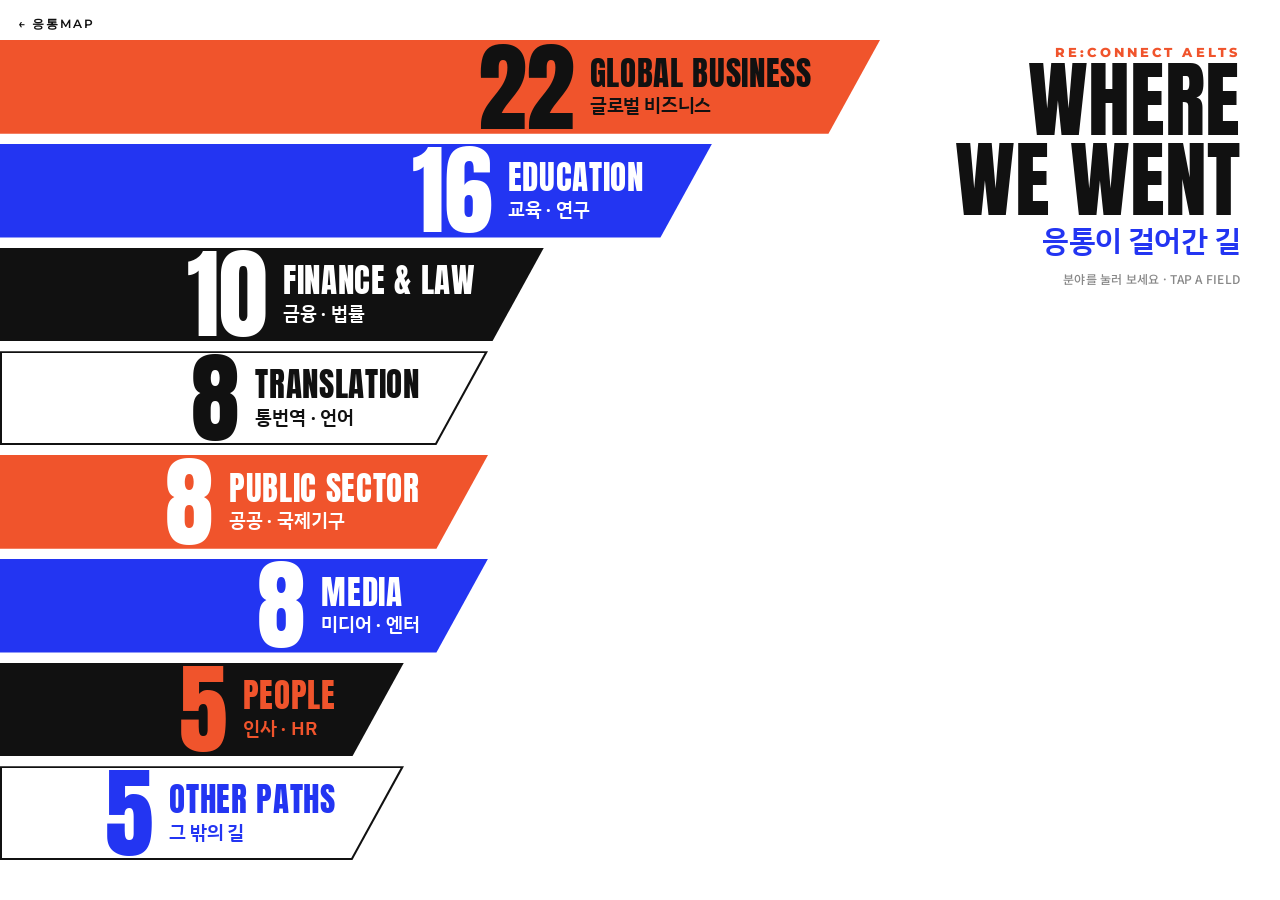
<file: alumni/paths.html>
<!doctype html><html lang="ko"><head><meta charset="utf-8"><meta name="viewport" content="width=device-width,initial-scale=1"><title>WHERE WE WENT · 응통MAP</title><meta name="description" content="응통 동문이 걸어간 길: 직업군으로 보는 응용영어통번역학과 동문">
<link href="https://fonts.googleapis.com/css2?family=Anton&family=Black+Han+Sans&family=IBM+Plex+Sans+KR:wght@600&family=Montserrat:wght@600;800&family=Noto+Sans+KR:wght@400;500;700;900&display=swap" rel="stylesheet">
<!--LF-->
<style>
:root{--O:#F0542C;--B:#2335F2;--K:#111}
*{box-sizing:border-box}html,body{margin:0;background:#fff;color:#111;font-family:'Noto Sans KR',sans-serif;overflow:hidden;height:100%}
.an{font-family:Anton,'Black Han Sans',sans-serif}.bh{font-family:'Black Han Sans','Noto Sans KR',sans-serif}.mo{font-family:Montserrat,sans-serif;font-weight:800}
#stage{position:fixed;inset:0;overflow:hidden}
.sw{position:fixed;left:50%;bottom:16px;transform:translateX(-50%);z-index:9;background:#111;border-radius:999px;padding:6px;display:flex;gap:4px;box-shadow:0 8px 28px rgba(0,0,0,.3)}
.sw button{border:0;background:transparent;color:#fff;font:700 13px 'Noto Sans KR';padding:8px 15px;border-radius:999px;cursor:pointer;white-space:nowrap}
.sw button b{font-family:Montserrat;font-weight:800;margin-right:5px;color:#F0542C}.sw button.on{background:#fff;color:#111}
.rp{position:fixed;right:18px;top:14px;z-index:9;font:600 12px Montserrat;letter-spacing:.16em;background:none;border:0;color:#888;cursor:pointer}
/* A marquee wall */
.wall{position:absolute;inset:0;display:flex;flex-direction:column}
.row{position:relative;overflow:hidden;display:flex;align-items:center;white-space:nowrap}
.row .tr{display:flex;align-items:center;will-change:transform}
.row .it{display:inline-flex;align-items:center;gap:.25em;padding-right:.6em;line-height:.9}
.row .it .n{font-family:Anton}.row .it .en{font-family:Anton}.row .it .ko{font-family:'Black Han Sans';font-size:.62em}
.row .it .dot{width:.28em;height:.28em;border-radius:50%;background:currentColor;margin:0 .15em}
.cap{position:absolute;left:24px;top:18px;z-index:3;background:#fff;padding:10px 14px;border:2px solid #111}
.cap .k{font:800 12px Montserrat;letter-spacing:.2em;color:var(--O)}.cap .h{font:400 34px/1 Anton;margin-top:4px}.cap .s{font:400 18px 'Black Han Sans';color:var(--B)}
/* B slabs */
.slab{position:absolute;left:0;height:0;cursor:pointer;transition:filter .2s}
.slab:hover{filter:brightness(1.08)}
.slab .in{position:absolute;inset:0;display:flex;align-items:center;justify-content:flex-end;padding-right:22px;gap:16px}
.slab .num{font:400 1em Anton;line-height:.8}.slab .lab{display:flex;flex-direction:column;align-items:flex-start}
.slab .lab .en{font:400 .34em Anton;letter-spacing:.02em;line-height:1}.slab .lab .ko{font:600 .19em/1.2 'IBM Plex Sans KR',sans-serif;letter-spacing:-.01em;margin-top:.22em}
.slab .org{position:absolute;left:24px;top:50%;transform:translateY(-50%);font:700 13px 'Noto Sans KR';opacity:0;transition:opacity .2s;max-width:45%;white-space:nowrap;overflow:hidden;text-overflow:ellipsis}
.slab:hover .org{opacity:.9}
.hd{position:absolute;right:40px;top:30px;text-align:right;z-index:3}
.hd .k{font:800 13px Montserrat;letter-spacing:.24em;color:var(--O)}.hd .h{font:400 84px/0.95 Anton}.hd .s{font:600 30px 'IBM Plex Sans KR',sans-serif;letter-spacing:-.02em;color:var(--B)}
/* C tiles */
.tile{position:absolute;display:flex;align-items:center;justify-content:center;font:400 22px Anton;transition:left .9s cubic-bezier(.7,0,.2,1),top .9s cubic-bezier(.7,0,.2,1),width .9s cubic-bezier(.7,0,.2,1),height .9s cubic-bezier(.7,0,.2,1),font-size .9s,background .5s,color .5s}
.leg{position:absolute;display:flex;flex-direction:column;justify-content:center;transition:opacity .5s}
.leg .en{font:400 24px/1 Anton;white-space:nowrap}.leg .ko{font:400 13px/1.2 'Noto Sans KR',sans-serif;color:#444;margin-top:4px;letter-spacing:-.01em;white-space:nowrap}.leg .ko b{font:400 15px Anton;margin-left:3px}.leg .n{font:400 46px/1 Anton}
.chd{position:absolute;left:48px;top:34px}.chd .k{font:800 13px Montserrat;letter-spacing:.24em;color:var(--O)}.chd .h{font:400 74px/1 Anton;margin-top:6px}.chd .s{font:500 24px/1.2 'Noto Sans KR',sans-serif;color:var(--B);margin-top:6px;letter-spacing:-.02em}
@media (max-width:760px){.chd{top:44px!important}.chd .h{font-size:50px!important}.chd .s{font-size:19px!important}}

.hd .tip{font:500 12px 'Noto Sans KR',sans-serif;color:#888;margin-top:10px;letter-spacing:.02em}
.slab .dt{position:absolute;left:28px;top:22px;padding-bottom:2px;opacity:0;transition:opacity .4s .5s;overflow:visible;font-size:14px}
.slab.sel .dt{opacity:1}.slab.sel .org{display:none}.slab.sel{cursor:zoom-out}
.slab.sel .in{align-items:flex-start;padding-top:18px}
.slab.thin .in,.slab.thin .org{opacity:0}.slab .mini{position:absolute;left:14px;top:50%;transform:translateY(-50%);font:400 14px/1 Anton;opacity:0;transition:opacity .3s .2s;white-space:nowrap}.slab .mini small{font:500 11px "Noto Sans KR";margin-left:4px}.slab.thin .mini{opacity:1}.slab .in{transition:opacity .3s}
.dl{display:grid;grid-template-columns:1fr 1fr;column-gap:28px;align-content:start;padding-bottom:4px}
.row2{display:flex;gap:10px;align-items:flex-start;padding:8px 0;border-bottom:1px solid currentColor;border-color:color-mix(in srgb,currentColor 25%,transparent)}
.row2 .ids{display:flex;gap:3px;flex:none;padding:1px 0}
.row2 .ids i{display:inline-flex;align-items:center;justify-content:center;box-sizing:border-box;height:24px;min-width:28px;font:400 14px/1 Anton,sans-serif;font-style:normal;padding:0 5px;border:1.5px solid currentColor;overflow:visible}
.row2 .tx{display:flex;flex-direction:column;min-width:0}
.row2 .tx b{font:700 15px/1.3 'Noto Sans KR',sans-serif;letter-spacing:-.01em}
.row2 .tx em{font:400 12.5px/1.35 'Noto Sans KR',sans-serif;font-style:normal;opacity:.75}
.fx{position:fixed;inset:0;z-index:20;padding:44px 56px 170px;display:grid;grid-template-columns:minmax(300px,38%) 1fr;gap:48px;overflow-y:auto;align-items:start}.fx .fh{position:sticky;top:0}
.fx .x{position:fixed!important}.fx .x,.dw .x{position:absolute;right:22px;top:16px;border:0;background:none;color:inherit;font:400 26px Anton;cursor:pointer;z-index:2}
.fx .k{font:800 12px Montserrat;letter-spacing:.24em}
.fx .big,.dw .big{display:flex;flex-direction:column;margin-top:14px}
.fx .big .n{font:400 210px/.85 Anton}.fx .big .e{display:block;font:400 64px/.95 Anton;margin-top:14px}.fx .big .o{display:block;font:500 28px 'Noto Sans KR';margin-top:10px}
.st3{display:flex;gap:22px;margin-top:22px;font:500 14px 'Noto Sans KR',sans-serif}.st3 b{font:400 24px Anton;margin-right:5px}
.fx .fl{overflow:visible;padding-top:34px;padding-right:10px}
.fx .nav{position:fixed;z-index:3;left:56px;right:56px;bottom:84px;display:flex;justify-content:space-between;pointer-events:none}
.fx .nav button{pointer-events:auto;border:0;background:none;color:inherit;font:400 20px Anton;letter-spacing:.02em;cursor:pointer;opacity:.85}
.fx .nav button:hover{opacity:1;text-decoration:underline}
.dw{position:fixed;right:0;top:0;bottom:0;width:min(460px,100%);z-index:20;background:#fff;border-left:2px solid #111;display:flex;flex-direction:column;box-shadow:-20px 0 40px rgba(0,0,0,.12)}
.dw .dh{padding:30px 28px 22px;position:relative}
.dw .big{flex-direction:row;align-items:flex-end;gap:14px;margin:0}.dw .big .n{font:400 96px/.82 Anton}.dw .big .e{display:block;font:400 30px/1 Anton}.dw .big .o{display:block;font:500 16px 'Noto Sans KR';margin-top:4px}
.dw .st3{margin-top:16px;font-size:13px}.dw .st3 b{font-size:20px}
.dw .db{overflow:auto;padding:8px 28px 150px;flex:1;min-height:0}.dw .dl{grid-template-columns:1fr}
.sw2{position:fixed;left:50%;bottom:70px;transform:translateX(-50%);z-index:30;display:flex;align-items:center;gap:2px;background:#fff;border:1.5px solid #111;border-radius:999px;padding:4px;font:500 12px 'Noto Sans KR',sans-serif}
.sw2 span{padding:0 8px 0 10px;color:#888}.sw2 button{border:0;background:none;font:700 12px 'Noto Sans KR';padding:6px 12px;border-radius:999px;cursor:pointer}
.sw2 button.on{background:#111;color:#fff}
.dw .db{-webkit-mask-image:linear-gradient(#000 calc(100% - 70px),transparent);mask-image:linear-gradient(#000 calc(100% - 70px),transparent)}
@media (max-width:760px){.hd{left:16px!important;right:16px!important;top:20px!important;text-align:left!important}.hd .h{font-size:50px!important}.hd .h br{display:none}.hd .s{font-size:22px!important}.hd .tip{margin-top:6px}.slab .org{display:none}.slab .in{gap:10px}}
.home{position:fixed;left:18px;top:14px;z-index:9;font:600 12px Montserrat;letter-spacing:.16em;color:#111;text-decoration:none;background:#fff;padding:2px 0}
.home:hover{color:#F0542C}
.sw,.sw2,.rp{display:none!important}body:has(.dw) .home,body:has(.fx) .home{display:none}.hd{top:44px!important}
@media (max-width:760px){.hd{top:46px!important}}
</style></head><body><div id="stage"></div><a class="home" href="./">← 응통MAP</a><button class="rp" id="rp">↻ REPLAY</button>
<script>window.PROD=1;
const RAW=[{"id": "01", "org": "경희대학교", "role": "응통과 부교수", "key": "khu", "c": "ED", "star": true}, {"id": "16", "org": "프리랜서 방송인", "role": "아나운서, 경제 캐스터", "key": "seoul_etc", "c": "MD"}, {"id": "19", "org": "현대경제연구원", "role": "연구원", "key": "hri", "c": "ED"}, {"id": "16", "org": "BASF 바스프", "role": "창고비 마감", "key": "my", "c": "GB"}, {"id": "16", "org": "서울동부지방법원", "role": "재판연구원", "key": "court", "c": "FN"}, {"id": "10", "org": "경찰청", "role": "수사", "key": "incheon", "c": "PU"}, {"id": "17", "org": "아리랑TV", "role": "보도기자", "key": "arirang", "c": "MD"}, {"id": "20", "org": "대안학교", "role": "1,2학년 담임", "key": "hwaseong", "c": "ED"}, {"id": "18", "org": "수원대학교 국제협력처", "role": "교직원", "key": "hwaseong", "c": "ED"}, {"id": "11", "org": "한국개발연구원", "role": "전문연구원", "key": "sejong", "c": "ED"}, {"id": "19", "org": "University of Wollongong", "role": "간호 석사", "key": "au", "c": "ED"}, {"id": "12", "org": "국민연금공단", "role": "사무직", "key": "seoul_etc", "c": "PU"}, {"id": "12", "org": "삼정노무법인", "role": "공인노무사", "key": "mullae", "c": "FN"}, {"id": "16", "org": "삼성SDI", "role": "영업", "key": "hwaseong", "c": "GB"}, {"id": "11", "org": "GS글로벌", "role": "해외영업", "key": "yeoksam", "c": "GB"}, {"id": "10", "org": "외교부", "role": "외교행정", "key": "mofa", "c": "PU"}, {"id": "11", "org": "컴텍아시아코리아", "role": "데이터센터 커미셔닝", "key": "commtech", "c": "IT"}, {"id": "14", "org": "삼정KPMG", "role": "회계사", "key": "yeoksam", "c": "FN"}, {"id": "11", "org": "농협은행(농협중앙회)", "role": "Investment Banking", "key": "nh", "c": "FN"}, {"id": "09", "org": "(주)이씨에이시스템", "role": "영업", "key": "eca", "c": "GB"}, {"id": "11", "org": "지멘스인더스트리소프트웨어", "role": "통번역사", "key": "siemens", "c": "TR"}, {"id": "20", "org": "한진 미주법인 뉴져지 지점", "role": "포워딩", "key": "nj", "c": "GB"}, {"id": "14", "org": "비자코리아", "role": "AE (Account Executive)", "key": "visa", "c": "GB"}, {"id": "14", "org": "GS리테일(홈쇼핑)", "role": "인사(HR)", "key": "mullae", "c": "HR"}, {"id": "16", "org": "한국애브비", "role": "HR", "key": "anyang", "c": "HR"}, {"id": "18", "org": "MBC", "role": "한영 통번역사", "key": "mbc", "c": "TR"}, {"id": "19", "org": "하나은행", "role": "영업점 업무", "key": "seoul_etc", "c": "FN"}, {"id": "18", "org": "대한항공", "role": "화물운송팀", "key": "kal", "c": "GB"}, {"id": "19", "org": "우리은행", "role": "개인대출", "key": "seoul_etc", "c": "FN"}, {"id": "20", "org": "회사", "role": "인사", "key": "seoul_etc", "c": "HR"}, {"id": "20", "org": "경희대학교 일반대학원", "role": "대학원생", "key": "khu", "c": "ED"}, {"id": "15", "org": "LG전자", "role": "플랫폼 서비스기획", "key": "lg", "c": "GB"}, {"id": "11", "org": "HYBE", "role": "음악저작권 관리", "key": "hybe", "c": "MD"}, {"id": "14", "org": "프리랜서", "role": "영어MC", "key": "seoul_etc", "c": "MD"}, {"id": "11", "org": "시대인재", "role": "영어강사", "key": "sidae", "c": "ED"}, {"id": "18", "org": "경희대학교 일반대학원 빅데이터응용학과", "role": "석박통합과정", "key": "khu", "c": "ED"}, {"id": "04", "org": "재정경제부", "role": "통번역 전문관", "key": "sejong", "c": "TR"}, {"id": "02", "org": "위버스컴퍼니", "role": "UX Writer", "key": "anyang", "c": "MD"}, {"id": "21", "org": "", "role": "취업 준비", "key": "seoul_etc", "c": "ETC"}, {"id": "10", "org": "LG이노텍", "role": "해외인사", "key": "lginnotek", "c": "HR"}, {"id": "06", "org": "YG Entertainment", "role": "투어매니저", "key": "yg", "c": "MD"}, {"id": "05", "org": "", "role": "", "key": "ny", "c": "ETC"}, {"id": "21", "org": "CJ올리브영", "role": "MD", "key": "oliveyoung", "c": "GB"}, {"id": "22", "org": "한국외대 통번역대학원", "role": "대학원생", "key": "hufs", "c": "TR"}, {"id": "17", "org": "KOICA", "role": "", "key": "koica", "c": "PU"}, {"id": "00", "org": "광주교육대학교", "role": "조교수", "key": "gwangju", "c": "ED"}, {"id": "15", "org": "김앤장법률사무소", "role": "컨설턴트", "key": "mofa", "c": "FN"}, {"id": "20", "org": "한국외대 통번역대학원", "role": "대학원생", "key": "hufs", "c": "TR"}, {"id": "05", "org": "프리랜서", "role": "국제회의통역사", "key": "seoul_etc", "c": "TR"}, {"id": "06", "org": "", "role": "말레이-인도네시아어 통번역", "key": "gyeonggi", "c": "TR"}, {"id": "19", "org": "11번가", "role": "인하우스 통번역사", "key": "gwangmyeong", "c": "TR"}, {"id": "04", "org": "주식회사 엠케이", "role": "사내이사", "key": "cheonan", "c": "GB"}, {"id": "21", "org": "신용보증기금", "role": "", "key": "incheon", "c": "PU"}, {"id": "06", "org": "서울대학교", "role": "교직원", "key": "snu", "c": "ED"}, {"id": "19", "org": "기아", "role": "해외영업", "key": "hmg", "c": "GB"}, {"id": "19", "org": "클리오", "role": "아마존MD", "key": "clio", "c": "GB"}, {"id": "21", "org": "EY", "role": "금융컨설팅", "key": "lg", "c": "FN"}, {"id": "21", "org": "현대자동차", "role": "글로벌사업", "key": "hmg", "c": "GB"}, {"id": "07", "org": "삼양라운드스퀘어", "role": "전략기획", "key": "visa", "c": "GB"}, {"id": "14", "org": "국내 바이오 기업", "role": "마케터", "key": "seoul_etc", "c": "GB"}, {"id": "02", "org": "WHO", "role": "Mental Health and Psychosocial Support", "key": "mnl", "c": "PU"}, {"id": "18", "org": "고등학교", "role": "교사", "key": "cheorwon", "c": "ED"}, {"id": "14", "org": "", "role": "", "key": "unknown", "c": "ETC"}, {"id": "06", "org": "서울특별시청", "role": "행정공무원(4급)", "key": "visa", "c": "PU"}, {"id": "01", "org": "대림", "role": "인프라사업개발", "key": "nh", "c": "GB"}, {"id": "17", "org": "An AI company", "role": "AI auditor", "key": "sha", "c": "IT"}, {"id": "98", "org": "블루엘리펀트(BLUE ELEPHANT)", "role": "해외영업", "key": "clio", "c": "GB"}, {"id": "19", "org": "서울대학교병원", "role": "사무직 (기획 · 인사 관련)", "key": "hri", "c": "HR"}, {"id": "20", "org": "효성티앤씨", "role": "글로벌 이커머스 MD/마케터(아마존)", "key": "commtech", "c": "GB"}, {"id": "19", "org": "CJ올리브영", "role": "국내 MD", "key": "oliveyoung", "c": "GB"}, {"id": "06", "org": "성균관대학교", "role": "연구 보조", "key": "skku", "c": "ED"}, {"id": "03", "org": "Mount Royal University", "role": "교직원", "key": "yyc", "c": "ED"}, {"id": "00", "org": "오뚜기재팬", "role": "로지스틱스", "key": "tyo", "c": "GB"}, {"id": "06", "org": "한솔케미칼", "role": "국내/해외영업", "key": "yeoksam", "c": "GB"}, {"id": "14", "org": "서울투자진흥재단", "role": "경영전략팀", "key": "seoul_etc", "c": "PU"}, {"id": "99", "org": "법률사무소 윤헌", "role": "법무", "key": "yeoksam", "c": "FN"}, {"id": "20", "org": "JK essentials corp.", "role": "영업 관리직", "key": "mnl", "c": "GB"}, {"id": "13", "org": "다올투자증권", "role": "리스크관리", "key": "lg", "c": "FN"}, {"id": "04", "org": "청담어학원/April어학원", "role": "대표원장", "key": "hwaseong", "c": "ED"}, {"id": "06", "org": "LG CNS", "role": "PR", "key": "gyeonggi", "c": "MD"}, {"id": "19", "org": "", "role": "사진작가", "key": "gyeonggi", "c": "MD"}, {"id": "08", "org": "경희대학교", "role": "교직원", "key": "khu", "c": "ED"}];const DATA=RAW.map(d=>({...d,c:(d.c==="IT"||d.c==="ETC")?"OT":d.c}));
const C=[["GB","글로벌 비즈니스","GLOBAL BUSINESS"],["ED","교육 · 연구","EDUCATION"],["FN","금융 · 법률","FINANCE & LAW"],["TR","통번역 · 언어","TRANSLATION"],["PU","공공 · 국제기구","PUBLIC SECTOR"],["MD","미디어 · 엔터","MEDIA"],["HR","인사 · HR","PEOPLE"],["OT","그 밖의 길","OTHER PATHS"]];
const O="#F0542C",B="#2335F2",K="#111",W_="#fff";
const cats=C.filter(([k])=>DATA.some(d=>d.c===k)),cnt=k=>DATA.filter(d=>d.c===k).length,tot=DATA.length;
const PAL=[[O,K],[B,W_],[K,W_],[W_,K],[O,W_],[B,W_],[K,O],[W_,B]];
const sh=o=>(o||"").replace(/\(.*?\)/g,"").replace(/^주식회사\s*/,"").trim();
const orgs=k=>[...new Set(DATA.filter(d=>d.c===k).map(d=>sh(d.org)).filter(Boolean))];
const st=document.getElementById("stage");let V="B",T=[],RAF=[];
const L=(f,ms)=>T.push(setTimeout(f,ms));const loop=f=>{const o={a:1};(function g(t){if(!o.a)return;f(t);requestAnimationFrame(g);})(performance.now());RAF.push(o);};
const sw=document.createElement("div");sw.className="sw";[["A","타이포 월"],["B","기울어진 슬랩"],["C","73 타일"]].forEach(([k,n])=>{const b=document.createElement("button");b.dataset.k=k;b.innerHTML="<b>"+k+"</b>"+n;b.onclick=()=>{V=k;run();};sw.appendChild(b);});document.body.appendChild(sw);
document.getElementById("rp").onclick=()=>run();

let BX="3",DEMO=false;
const yk2=id=>isNaN(+id)?999:(+id<50?+id+100:+id);
function grp(k){const m=new Map();DATA.filter(d=>d.c===k).forEach(d=>{const o=(sh(d.org)&&sh(d.org)!=="회사")?sh(d.org):"기관 미기재";if(!m.has(o))m.set(o,{ids:[],roles:new Set()});const e=m.get(o);e.ids.push(d.id);if(d.role)e.roles.add(d.role.trim());});
 return [...m.entries()].map(([o,e])=>({o,ids:e.ids.sort((a,b)=>yk2(a)-yk2(b)),roles:[...e.roles]})).sort((a,b)=>(b.ids.includes('★')-a.ids.includes('★'))||b.ids.length-a.ids.length||yk2(a.ids[0])-yk2(b.ids[0]));}
function det(k){return `<div class="dl">${grp(k).map(g=>`<div class="row2"><span class="ids">${g.ids.map(x=>`<i>${x}</i>`).join("")}</span><span class="tx"><b>${g.o}</b>${g.roles.length?`<em>${g.roles.join(" · ")}</em>`:""}</span></div>`).join("")}</div>`;}
function stat(k){const L=DATA.filter(d=>d.c===k&&!isNaN(+d.id)).map(d=>d.id).sort((a,b)=>yk2(a)-yk2(b)),g=grp(k).length;return `<div class="st3"><span><b>${g}</b>곳의 기관</span><span><b>${L[0]}–${L[L.length-1]}</b>학번</span></div>`;}
const outl=(w,h,k)=>{const s=`<svg xmlns="http://www.w3.org/2000/svg" width="${w}" height="${h}" viewBox="0 0 ${w} ${h}"><polygon points="0,0 ${w},0 ${w-k},${h} 0,${h}" fill="none" stroke="#111" stroke-width="4"/></svg>`;return `url('data:image/svg+xml,${encodeURIComponent(s).replace(/'/g,"%27")}')`;};
const R={
A(){const H=innerHeight;let h=`<div class="wall">`;
 cats.forEach(([k,n,en],i)=>{const c=cnt(k),hh=Math.max(46,H*c/tot),[bg,fg]=PAL[i%PAL.length],fs=hh*.86;
  const item=`<span class="it"><span class="n">${c}</span><span class="en">${en}</span><span class="ko">${n}</span><span class="dot"></span></span>`;
  h+=`<div class="row" style="height:${hh}px;background:${bg};color:${fg};font-size:${fs}px;border-bottom:${bg===W_?"2px solid #111":"0"}" data-i="${i}"><div class="tr">${item.repeat(8)}</div></div>`;});
 h+=`</div><div class="cap"><div class="k">RE:CONNECT AELTS · 2026</div><div class="h">ONE MAJOR, ${tot} STORIES</div><div class="s">하나의 전공, ${tot}명의 이야기</div></div>`;st.innerHTML=h;
 const rows=[...st.querySelectorAll(".row")];const tot_h=rows.reduce((s,r)=>s+r.offsetHeight,0),sc=H/tot_h;if(sc<1)rows.forEach(r=>{r.style.height=r.offsetHeight*sc+"px";r.style.fontSize=parseFloat(r.style.fontSize)*sc+"px";});
 rows.forEach((r,i)=>{const tr=r.querySelector(".tr"),half=tr.scrollWidth/2,dir=i%2?1:-1,sp=40+(cats.length-i)*10;let x=dir>0?-half:0;
   r.animate([{transform:`translateX(${dir*-100}%)`},{transform:"none"}],{duration:900,delay:i*90,easing:"cubic-bezier(.2,.9,.3,1)",fill:"both"});
   let last=performance.now();loop(t=>{const dt=(t-last)/1000;last=t;x+=dir*sp*dt;if(dir<0&&x<-half)x+=half;if(dir>0&&x>0)x-=half;tr.style.transform=`translateX(${x}px)`;});});},
B(){const Wd=innerWidth,H=innerHeight,mob=Wd<760,max=Math.max(...cats.map(([k])=>cnt(k))),top=mob?168:40,gap=mob?7:10,BOT=window.PROD?(mob?24:40):80,hh=(H-top-BOT-gap*(cats.length-1))/cats.length,SW=mob?Wd-12:Wd-400;
 let h=`<div class="hd"><div class="k">RE:CONNECT AELTS</div><div class="h">WHERE <br>WE WENT</div><div class="s">응통이 걸어간 길</div><div class="tip">분야를 눌러 보세요 · TAP A FIELD</div></div>`;
 cats.forEach(([k,n,en],i)=>{const c=cnt(k),w=SW*((mob?.5:.3)+(mob?.5:.7)*c/max),[bg,fg]=PAL[i%PAL.length],y=top+i*(hh+gap),fs=mob?Math.min(hh*.8,46):hh*1.05;const o=orgs(k);
  h+=`<div class="slab" data-i="${i}" data-k="${k}" data-w="${w}" style="top:${y}px;height:${hh}px;width:${w}px;background:${bg};color:${fg};border:0;${bg===W_?`background-image:${outl(w,hh,hh*.55)};background-size:100% 100%;`:""}clip-path:polygon(0 0,100% 0,calc(100% - ${hh*.55}px) 100%,0 100%);font-size:${fs}px">
   <div class="org">${o.slice(0,5).join(" · ")}${o.length>5?" 외":""}</div><div class="dt"></div><div class="mini">${c}&nbsp; ${en} <small>${n}</small></div><div class="in" style="padding-right:${hh*.6+12}px"><span class="num">${c}</span><span class="lab"><span class="en">${en}</span><span class="ko">${n}</span></span></div></div>`;});
 st.innerHTML=h;const S=[...st.querySelectorAll(".slab")];
 S.forEach((s,i)=>s.animate([{transform:"translateX(-105%)"},{transform:"none"}],{duration:900,delay:250+i*110,easing:"cubic-bezier(.7,0,.2,1)",fill:"both"}));
 st.querySelector(".hd").animate([{opacity:0,transform:"translateY(-20px)"},{opacity:1,transform:"none"}],{duration:700,fill:"both"});
 let sel=-1,j=0;
 L(()=>{const id=setInterval(()=>{if(sel>=0||st.querySelector(".fx,.dw"))return;S.forEach((e,k)=>{e.style.transition="transform .5s cubic-bezier(.2,.9,.3,1)";e.style.transform=k===j%S.length?"translateX(28px)":"none";});j++;},1500);T.push(id);},2200);
 const still=()=>S.forEach(e=>{e.style.transform="none";});
 /* --- mode 1 : expand in place --- */
 function expand(i){sel=(sel===i)?-1:i;still();const thin=22,big=H-top-80-(S.length-1)*(thin+gap);let y=top,need=0;
  S.forEach((s,k)=>{const dt=s.querySelector(".dt");if(k===sel){dt.innerHTML=det(s.dataset.k);dt.style.right=(hh*.6+330)+"px";dt.style.width=(SW-(hh*.6+330)-28)+"px";need=dt.scrollHeight+48;}else dt.innerHTML="";});
  S.forEach((s,k)=>{s.style.transition="top .6s cubic-bezier(.7,0,.2,1),height .6s cubic-bezier(.7,0,.2,1),width .6s cubic-bezier(.7,0,.2,1)";
   const hgt=sel<0?hh:(k===sel?Math.max(big,need):thin);s.style.top=y+"px";s.style.height=hgt+"px";s.style.width=(sel<0?+s.dataset.w:(k===sel?SW:+s.dataset.w*.75))+"px";
   s.style.clipPath=`polygon(0 0,100% 0,calc(100% - ${Math.min(hgt,hh)*.55}px) 100%,0 100%)`;
   s.classList.toggle("sel",k===sel);s.classList.toggle("thin",sel>=0&&k!==sel);y+=hgt+gap;});
  let sp=st.querySelector(".spc");if(!sp){sp=document.createElement("div");sp.className="spc";sp.style.cssText="position:absolute;left:0;width:1px;height:1px";st.appendChild(sp);}
  sp.style.top=(y+110)+"px";st.style.overflowY=(y+110>H)?"auto":"hidden";if(sel<0)st.scrollTop=0;}
 /* --- mode 2 : full-screen takeover --- */
 function full(i){const [k,n,en]=cats[i],[bg,fg]=PAL[i%PAL.length],c=cnt(k);let fx=st.querySelector(".fx");const first=!fx;
  if(!fx){fx=document.createElement("div");fx.className="fx";st.appendChild(fx);}
  fx.style.background=bg;fx.style.color=fg;const acc=bg===O?W_:bg===W_?B:O;
  const pv=cats[(i+cats.length-1)%cats.length],nx=cats[(i+1)%cats.length];
  fx.innerHTML=`<button class="x">✕</button><div class="fh"><div class="k" style="color:${acc}">WHERE WE WENT · ${String(i+1).padStart(2,"0")} / ${String(cats.length).padStart(2,"0")}</div>
   <div class="big"><span class="n">${c}</span><span><span class="e">${en}</span><span class="o">${n}</span></span></div>${stat(k)}</div>
   <div class="fl">${det(k)}</div><div class="nav"><button data-d="-1">← ${pv[2]}</button><button data-d="1">${nx[2]} →</button></div>`;
  fx.querySelector(".x").onclick=()=>{fx.animate([{clipPath:"inset(0 0 0 0)"},{clipPath:"inset(0 100% 0 0)"}],{duration:450,easing:"cubic-bezier(.7,0,.2,1)"}).onfinish=()=>fx.remove();};
  fx.querySelectorAll(".nav button").forEach(b=>b.onclick=()=>full((i+ +b.dataset.d+cats.length)%cats.length));
  if(first)fx.animate([{clipPath:`polygon(0 ${S[i].offsetTop}px,${S[i].offsetWidth}px ${S[i].offsetTop}px,${S[i].offsetWidth}px ${S[i].offsetTop+S[i].offsetHeight}px,0 ${S[i].offsetTop+S[i].offsetHeight}px)`},{clipPath:`polygon(0 0,${Wd}px 0,${Wd}px ${H}px,0 ${H}px)`}],{duration:650,easing:"cubic-bezier(.7,0,.2,1)"});
  else fx.querySelector(".big").animate([{transform:"translateY(30px)",opacity:0},{transform:"none",opacity:1}],{duration:450,easing:"cubic-bezier(.2,.9,.3,1)"});
  [...fx.querySelectorAll(".row2")].forEach((r,q)=>r.animate([{opacity:0,transform:"translateY(12px)"},{opacity:1,transform:"none"}],{duration:400,delay:200+q*35,fill:"both"}));}
 /* --- mode 3 : side drawer --- */
 function drawer(i){const [k,n,en]=cats[i],[bg,fg]=PAL[i%PAL.length],c=cnt(k);let dw=st.querySelector(".dw");const first=!dw;
  if(!dw){dw=document.createElement("div");dw.className="dw";st.appendChild(dw);}
  S.forEach((s,q)=>{s.style.transition="transform .4s cubic-bezier(.2,.9,.3,1),opacity .3s";s.style.transform=q===i?"translateX(28px)":"none";s.style.opacity=q===i?1:.35;});
  dw.innerHTML=`<div class="dh" style="background:${bg};color:${fg};${bg===W_?"border-bottom:2px solid #111":""}"><button class="x">✕</button><div class="big"><span class="n">${c}</span><span><span class="e">${en}</span><span class="o">${n}</span></span></div>${stat(k)}</div><div class="db">${det(k)}</div>`;
  dw.querySelector(".x").onclick=()=>{dw.animate([{transform:"none"},{transform:"translateX(100%)"}],{duration:380,easing:"cubic-bezier(.7,0,.2,1)"}).onfinish=()=>dw.remove();S.forEach(s=>{s.style.transform="none";s.style.opacity=1;});};
  if(first)dw.animate([{transform:"translateX(100%)"},{transform:"none"}],{duration:500,easing:"cubic-bezier(.2,.9,.3,1)"});
  [...dw.querySelectorAll(".row2")].forEach((r,q)=>r.animate([{opacity:0,transform:"translateX(16px)"},{opacity:1,transform:"none"}],{duration:350,delay:120+q*30,fill:"both"}));}
 S.forEach((s,i)=>s.onclick=()=>(BX==="1"?expand:BX==="2"?full:drawer)(i));
 addEventListener("keydown",e=>{if(e.key==="Escape"){const x=st.querySelector(".fx .x,.dw .x");if(x)x.click();else if(sel>=0)expand(sel);}});
 /* sub switch */
 const s2=document.createElement("div");s2.className="sw2";s2.innerHTML=`<span>클릭하면</span>`+[["1","펼침"],["2","전체 화면"],["3","옆 패널"]].map(([k,n])=>`<button data-x="${k}" class="${BX===k?"on":""}">${n}</button>`).join("");
 st.appendChild(s2);s2.querySelectorAll("button").forEach(b=>b.onclick=()=>{BX=b.dataset.x;run();});
 if(DEMO)L(()=>S[2].click(),2600);},
C(){const Wd=innerWidth,H=innerHeight,mob=Wd<760,M=mob?16:48,g=mob?3:6,LW=mob?0:230,LG=mob?0:22,LH=mob?20:0,GG=mob?6:10;
 let h=`<div class="chd" style="left:${M}px"><div class="k">RE:CONNECT AELTS · ${tot} ALUMNI</div><div class="h" id="h1">BY CLASS YEAR</div><div class="s" id="h2">학번순으로 모인 응통</div></div><div id="legs"></div><div id="ylab"></div>`;
 const yk=id=>isNaN(+id)?999:(+id<50?+id+100:+id);const byY=[...DATA].sort((a,b)=>yk(a.id)-yk(b.id));
 byY.forEach((d,i)=>{h+=`<div class="tile" data-i="${i}"></div>`;});st.innerHTML=h;
 const tiles=[...st.querySelectorAll(".tile")];const colOf=k=>PAL[cats.findIndex(c=>c[0]===k)%PAL.length];
 tiles.forEach((t,i)=>{t._d=byY[i];t.textContent=byY[i].id;});
 /* shared grid frame: header bottom → switcher top */
 const hb=st.querySelector(".chd").getBoundingClientRect().bottom,oy=Math.round(hb+(mob?24:36)),gx=M+LW+LG,AW=Wd-gx-M,AH=H-oy-(mob?80:96);
 const cols=mob?8:12,yr=Math.ceil(tot/cols),size=Math.floor(Math.min(AW/cols-g,AH/yr-g));
 const per=mob?10:20,nR=cats.reduce((s,[k])=>s+Math.ceil(cnt(k)/per),0),s2=Math.floor(Math.min(AW/per-g,(AH-GG*(cats.length-1)-LH*cats.length)/nR-g));
 const put=(t,x,y,s)=>{t.style.left=x+"px";t.style.top=y+"px";t.style.width=t.style.height=s+"px";t.style.fontSize=Math.round(s*.44)+"px";};
 const NY=byY.filter(d=>!isNaN(+d.id)),ys=[...new Set(NY.map(d=>d.id))],first=NY[0].id,last=NY[NY.length-1].id;
 const yl=st.querySelector("#ylab");yl.className="leg";
 yl.style.cssText=`left:${M}px;top:${oy}px;width:${LW}px;height:${yr*(size+g)-g}px;align-items:flex-end;justify-content:flex-start;text-align:right;transition:opacity .5s`;
 yl.innerHTML=`<span class="en">${first} → ${last}</span><span class="ko">${ys.length}개 학번 · ${NY.length}명</span><span class="ko" style="color:#2335F2">★ 박해인 교수</span>`;
 function layoutYear(){st.querySelector("#h1").textContent="BY CLASS YEAR";st.querySelector("#h2").textContent="학번순으로 모인 응통";
  st.querySelector("#legs").style.opacity=0;yl.style.opacity=mob?0:1;
  tiles.forEach((t,i)=>{put(t,gx+(i%cols)*(size+g),oy+Math.floor(i/cols)*(size+g),size);const sr=t._d.star;t.style.background=sr?B:"#fff";t.style.color=sr?"#fff":K;t.style.boxShadow=sr?"none":"inset 0 0 0 2px #111";});}
 function layoutField(){st.querySelector("#h1").textContent="BY FIELD";st.querySelector("#h2").textContent="분야별로 다시 모인 응통";yl.style.opacity=0;
  let y=oy,lh="";
  cats.forEach(([k,n,en])=>{const list=tiles.filter(t=>t._d.c===k),[bg,fg]=colOf(k),rows=Math.ceil(list.length/per),bh=rows*(s2+g)-g,acc=(bg===W_||bg===K)?O:bg;
   if(mob){lh+=`<div class="leg" style="left:${M}px;top:${y}px;height:${LH-4}px;flex-direction:row;align-items:baseline;gap:6px"><span class="en" style="font-size:14px">${en}</span><span class="ko" style="margin:0;font-size:11px">${n} <b style="color:${acc};font-size:13px">${list.length}</b></span></div>`;y+=LH;}
   list.forEach((t,j)=>{put(t,gx+(j%per)*(s2+g),y+Math.floor(j/per)*(s2+g),s2);t.style.background=bg;t.style.color=fg;t.style.boxShadow=bg===W_?"inset 0 0 0 2px #111":"none";});
   if(!mob)lh+=`<div class="leg" style="left:${M}px;top:${y}px;width:${LW}px;height:${bh}px;align-items:flex-end;text-align:right"><span class="en" style="font-size:${Math.round(Math.min(mob?14:24,s2*.5))}px">${en}</span><span class="ko">${n} <b style="color:${acc}">${list.length}</b></span></div>`;
   y+=bh+g+GG;});
  const lg=st.querySelector("#legs");lg.innerHTML=lh;lg.style.opacity=1;}
 tiles.forEach(t=>put(t,Math.random()*Wd,H+60,size));
 L(layoutYear,80);let f=false;L(()=>{const id=setInterval(()=>{f=!f;f?layoutField():layoutYear();},3600);T.push(id);},1800);}
};
function run(){st.style.overflowY="hidden";st.scrollTop=0;T.forEach(x=>{clearTimeout(x);clearInterval(x)});T=[];RAF.forEach(r=>r.a=0);RAF=[];[...sw.children].forEach(b=>b.classList.toggle("on",b.dataset.k===V));R[V]();}
addEventListener("resize",()=>run());
(document.fonts?document.fonts.ready:Promise.resolve()).then(run);
</script></body></html>
</file>
